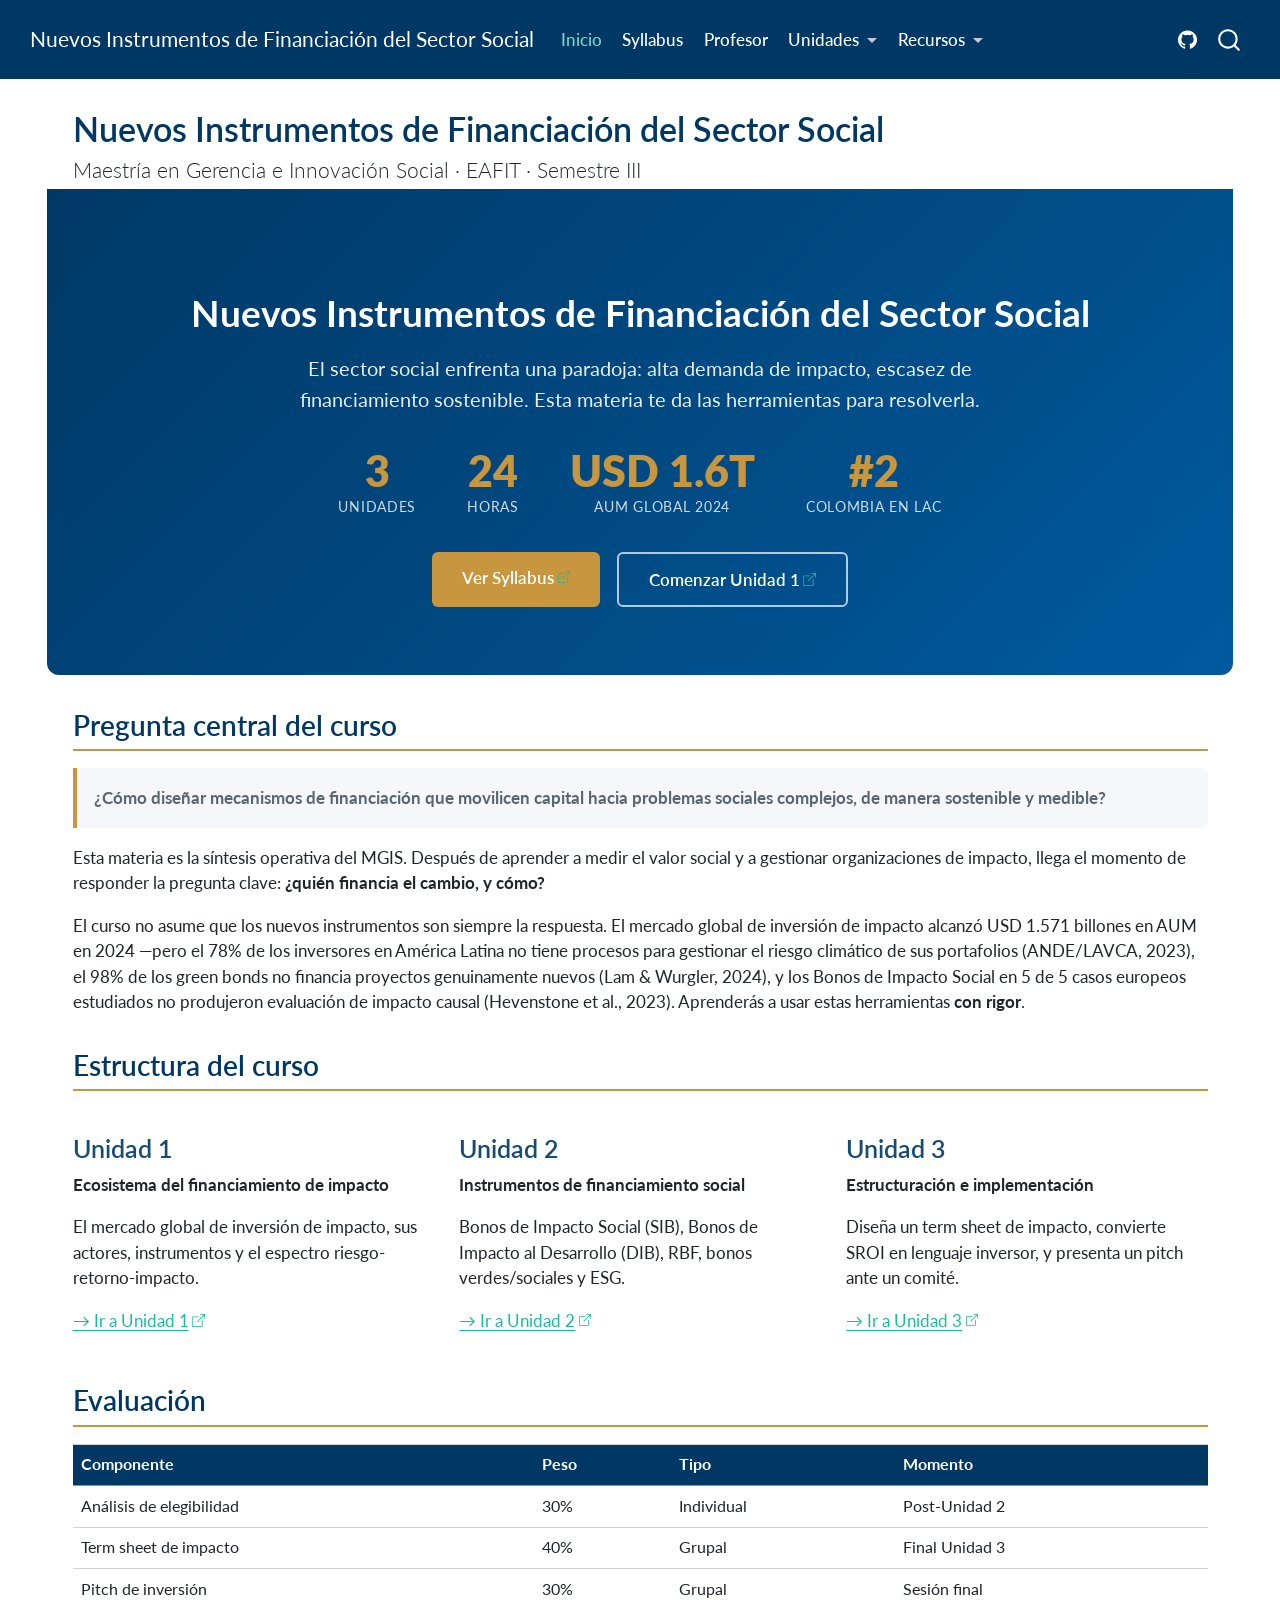
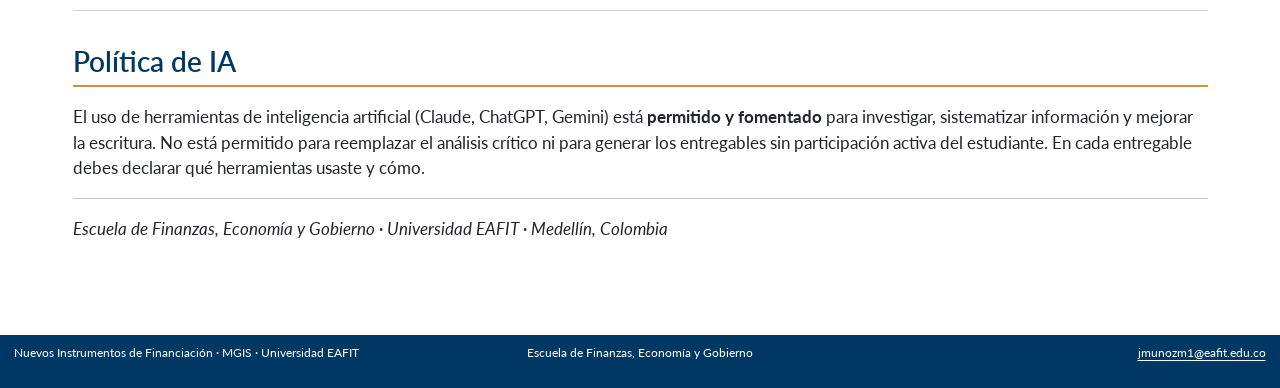
<file: index.html>
<!DOCTYPE html>
<html xmlns="http://www.w3.org/1999/xhtml" lang="es" xml:lang="es"><head>

<meta charset="utf-8">
<meta name="generator" content="quarto-1.9.36">

<meta name="viewport" content="width=device-width, initial-scale=1.0, user-scalable=yes">


<title>Nuevos Instrumentos de Financiación del Sector Social</title>
<style>
/* Default styles provided by pandoc.
** See https://pandoc.org/MANUAL.html#variables-for-html for config info.
*/
code{white-space: pre-wrap;}
span.smallcaps{font-variant: small-caps;}
div.columns{display: flex; gap: min(4vw, 1.5em);}
div.column{flex: auto; overflow-x: auto;}
div.hanging-indent{margin-left: 1.5em; text-indent: -1.5em;}
ul.task-list{list-style: none;}
ul.task-list li input[type="checkbox"] {
  width: 0.8em;
  margin: 0 0.8em 0.2em -1em; /* quarto-specific, see https://github.com/quarto-dev/quarto-cli/issues/4556 */ 
  vertical-align: middle;
}
</style>


<script src="site_libs/quarto-nav/quarto-nav.js"></script>
<script src="site_libs/quarto-nav/headroom.min.js"></script>
<script src="site_libs/clipboard/clipboard.min.js"></script>
<script src="site_libs/quarto-search/autocomplete.umd.js"></script>
<script src="site_libs/quarto-search/fuse.min.js"></script>
<script src="site_libs/quarto-search/quarto-search.js"></script>
<meta name="quarto:offset" content="./">
<script src="site_libs/quarto-html/quarto.js" type="module"></script>
<script src="site_libs/quarto-html/tabsets/tabsets.js" type="module"></script>
<script src="site_libs/quarto-html/popper.min.js"></script>
<script src="site_libs/quarto-html/tippy.umd.min.js"></script>
<script src="site_libs/quarto-html/anchor.min.js"></script>
<link href="site_libs/quarto-html/tippy.css" rel="stylesheet">
<link href="site_libs/quarto-html/quarto-syntax-highlighting-845c23b38eaddc0f92fda52bfe77a8c8.css" rel="stylesheet" id="quarto-text-highlighting-styles">
<script src="site_libs/bootstrap/bootstrap.min.js"></script>
<link href="site_libs/bootstrap/bootstrap-icons.css" rel="stylesheet">
<link href="site_libs/bootstrap/bootstrap-b32126786ec2fd5a7749e2e1ab9ae7ad.min.css" rel="stylesheet" append-hash="true" id="quarto-bootstrap" data-mode="light">
<script id="quarto-search-options" type="application/json">{
  "location": "navbar",
  "copy-button": false,
  "collapse-after": 3,
  "panel-placement": "end",
  "type": "overlay",
  "limit": 50,
  "keyboard-shortcut": [
    "f",
    "/",
    "s"
  ],
  "show-item-context": false,
  "language": {
    "search-no-results-text": "No se han encontrado resultados",
    "search-matching-documents-text": "documentos encontrados",
    "search-copy-link-title": "Copiar el enlace en la búsqueda",
    "search-hide-matches-text": "Ocultar resultados adicionales",
    "search-more-match-text": "resultado adicional en este documento",
    "search-more-matches-text": "resultados adicionales en este documento",
    "search-clear-button-title": "Borrar",
    "search-text-placeholder": "",
    "search-detached-cancel-button-title": "Cancelar",
    "search-submit-button-title": "Enviar",
    "search-label": "Buscar"
  }
}</script>


<link rel="stylesheet" href="recursos/styles.css">
<meta property="og:title" content="Nuevos Instrumentos de Financiación del Sector Social">
<meta property="og:description" content="Maestría en Gerencia e Innovación Social · EAFIT · Semestre III">
<meta property="og:site_name" content="Nuevos Instrumentos de Financiación del Sector Social">
</head>

<body class="nav-fixed quarto-light">

<div id="quarto-search-results"></div>
  <header id="quarto-header" class="headroom fixed-top">
    <nav class="navbar navbar-expand-lg " data-bs-theme="dark">
      <div class="navbar-container container-fluid">
      <div class="navbar-brand-container mx-auto">
    <a class="navbar-brand" href="./index.html">
    <span class="navbar-title">Nuevos Instrumentos de Financiación del Sector Social</span>
    </a>
  </div>
            <div id="quarto-search" class="" title="Buscar"></div>
          <button class="navbar-toggler" type="button" data-bs-toggle="collapse" data-bs-target="#navbarCollapse" aria-controls="navbarCollapse" role="menu" aria-expanded="false" aria-label="Navegación de palanca" onclick="if (window.quartoToggleHeadroom) { window.quartoToggleHeadroom(); }">
  <span class="navbar-toggler-icon"></span>
</button>
          <div class="collapse navbar-collapse" id="navbarCollapse">
            <ul class="navbar-nav navbar-nav-scroll me-auto">
  <li class="nav-item">
    <a class="nav-link active" href="./index.html" aria-current="page"> 
<span class="menu-text">Inicio</span></a>
  </li>  
  <li class="nav-item">
    <a class="nav-link" href="./syllabus.html"> 
<span class="menu-text">Syllabus</span></a>
  </li>  
  <li class="nav-item">
    <a class="nav-link" href="./sobre.html"> 
<span class="menu-text">Profesor</span></a>
  </li>  
  <li class="nav-item dropdown ">
    <a class="nav-link dropdown-toggle" href="#" id="nav-menu-unidades" role="link" data-bs-toggle="dropdown" aria-expanded="false">
 <span class="menu-text">Unidades</span>
    </a>
    <ul class="dropdown-menu" aria-labelledby="nav-menu-unidades">    
        <li>
    <a class="dropdown-item" href="./unidades/unidad-01.html">
 <span class="dropdown-text">Unidad 1 — Ecosistema</span></a>
  </li>  
        <li>
    <a class="dropdown-item" href="./unidades/unidad-02.html">
 <span class="dropdown-text">Unidad 2 — Instrumentos</span></a>
  </li>  
        <li>
    <a class="dropdown-item" href="./unidades/unidad-03.html">
 <span class="dropdown-text">Unidad 3 — Estructuración</span></a>
  </li>  
    </ul>
  </li>
  <li class="nav-item dropdown ">
    <a class="nav-link dropdown-toggle" href="#" id="nav-menu-recursos" role="link" data-bs-toggle="dropdown" aria-expanded="false">
 <span class="menu-text">Recursos</span>
    </a>
    <ul class="dropdown-menu" aria-labelledby="nav-menu-recursos">    
        <li>
    <a class="dropdown-item" href="./recursos/bibliografia.html">
 <span class="dropdown-text">Bibliografía</span></a>
  </li>  
        <li>
    <a class="dropdown-item" href="./recursos/glosario.html">
 <span class="dropdown-text">Glosario</span></a>
  </li>  
        <li>
    <a class="dropdown-item" href="./recursos/herramientas.html">
 <span class="dropdown-text">Herramientas</span></a>
  </li>  
    </ul>
  </li>
</ul>
            <ul class="navbar-nav navbar-nav-scroll ms-auto">
  <li class="nav-item compact">
    <a class="nav-link" href="https://github.com/jcmunoz-mora"> <i class="bi bi-github" role="img" aria-label="GitHub">
</i> 
<span class="menu-text"></span></a>
  </li>  
</ul>
          </div> <!-- /navcollapse -->
            <div class="quarto-navbar-tools">
</div>
      </div> <!-- /container-fluid -->
    </nav>
</header>
<!-- content -->
<div id="quarto-content" class="quarto-container page-columns page-rows-contents page-layout-full page-navbar">
<!-- sidebar -->
<!-- margin-sidebar -->
    
<!-- main -->
<main class="content column-page" id="quarto-document-content">

<header id="title-block-header" class="quarto-title-block default">
<div class="quarto-title">
<h1 class="title">Nuevos Instrumentos de Financiación del Sector Social</h1>
<p class="subtitle lead">Maestría en Gerencia e Innovación Social · EAFIT · Semestre III</p>
</div>



<div class="quarto-title-meta column-page">

    
  
    
  </div>
  


</header>


<div class="hero-section">
  <div class="hero-content">
    <h1 class="hero-title">Nuevos Instrumentos de Financiación del Sector Social</h1>
    <p class="hero-subtitle">El sector social enfrenta una paradoja: alta demanda de impacto, escasez de financiamiento sostenible. Esta materia te da las herramientas para resolverla.</p>
    <div class="hero-stats">
      <div class="stat"><span class="stat-number">3</span><span class="stat-label">Unidades</span></div>
      <div class="stat"><span class="stat-number">24</span><span class="stat-label">Horas</span></div>
      <div class="stat"><span class="stat-number">USD 1.6T</span><span class="stat-label">AUM global 2024</span></div>
      <div class="stat"><span class="stat-number">#2</span><span class="stat-label">Colombia en LAC</span></div>
    </div>
    <div class="hero-cta">
      <a href="./syllabus.html" class="btn-primary">Ver Syllabus</a>
      <a href="./unidades/unidad-01.html" class="btn-secondary">Comenzar Unidad 1</a>
    </div>
  </div>
</div>
<section id="pregunta-central-del-curso" class="level2">
<h2 class="anchored" data-anchor-id="pregunta-central-del-curso">Pregunta central del curso</h2>
<blockquote class="blockquote">
<p><strong>¿Cómo diseñar mecanismos de financiación que movilicen capital hacia problemas sociales complejos, de manera sostenible y medible?</strong></p>
</blockquote>
<p>Esta materia es la síntesis operativa del MGIS. Después de aprender a medir el valor social y a gestionar organizaciones de impacto, llega el momento de responder la pregunta clave: <strong>¿quién financia el cambio, y cómo?</strong></p>
<p>El curso no asume que los nuevos instrumentos son siempre la respuesta. El mercado global de inversión de impacto alcanzó USD 1.571 billones en AUM en 2024 —pero el 78% de los inversores en América Latina no tiene procesos para gestionar el riesgo climático de sus portafolios (ANDE/LAVCA, 2023), el 98% de los green bonds no financia proyectos genuinamente nuevos (Lam &amp; Wurgler, 2024), y los Bonos de Impacto Social en 5 de 5 casos europeos estudiados no produjeron evaluación de impacto causal (Hevenstone et al., 2023). Aprenderás a usar estas herramientas <strong>con rigor</strong>.</p>
</section>
<section id="estructura-del-curso" class="level2">
<h2 class="anchored" data-anchor-id="estructura-del-curso">Estructura del curso</h2>
<div class="grid">
<section id="unidad-1" class="level3 g-col-12 g-col-md-4">
<h3 class="anchored" data-anchor-id="unidad-1">Unidad 1</h3>
<p><strong>Ecosistema del financiamiento de impacto</strong></p>
<p>El mercado global de inversión de impacto, sus actores, instrumentos y el espectro riesgo-retorno-impacto.</p>
<p><a href="./unidades/unidad-01.html">→ Ir a Unidad 1</a></p>
</section>
<section id="unidad-2" class="level3 g-col-12 g-col-md-4">
<h3 class="anchored" data-anchor-id="unidad-2">Unidad 2</h3>
<p><strong>Instrumentos de financiamiento social</strong></p>
<p>Bonos de Impacto Social (SIB), Bonos de Impacto al Desarrollo (DIB), RBF, bonos verdes/sociales y ESG.</p>
<p><a href="./unidades/unidad-02.html">→ Ir a Unidad 2</a></p>
</section>
<section id="unidad-3" class="level3 g-col-12 g-col-md-4">
<h3 class="anchored" data-anchor-id="unidad-3">Unidad 3</h3>
<p><strong>Estructuración e implementación</strong></p>
<p>Diseña un term sheet de impacto, convierte SROI en lenguaje inversor, y presenta un pitch ante un comité.</p>
<p><a href="./unidades/unidad-03.html">→ Ir a Unidad 3</a></p>
</section>
</div>
</section>
<section id="evaluación" class="level2">
<h2 class="anchored" data-anchor-id="evaluación">Evaluación</h2>
<table class="caption-top table">
<thead>
<tr class="header">
<th>Componente</th>
<th>Peso</th>
<th>Tipo</th>
<th>Momento</th>
</tr>
</thead>
<tbody>
<tr class="odd">
<td>Análisis de elegibilidad</td>
<td>30%</td>
<td>Individual</td>
<td>Post-Unidad 2</td>
</tr>
<tr class="even">
<td>Term sheet de impacto</td>
<td>40%</td>
<td>Grupal</td>
<td>Final Unidad 3</td>
</tr>
<tr class="odd">
<td>Pitch de inversión</td>
<td>30%</td>
<td>Grupal</td>
<td>Sesión final</td>
</tr>
</tbody>
</table>
</section>
<section id="política-de-ia" class="level2">
<h2 class="anchored" data-anchor-id="política-de-ia">Política de IA</h2>
<p>El uso de herramientas de inteligencia artificial (Claude, ChatGPT, Gemini) está <strong>permitido y fomentado</strong> para investigar, sistematizar información y mejorar la escritura. No está permitido para reemplazar el análisis crítico ni para generar los entregables sin participación activa del estudiante. En cada entregable debes declarar qué herramientas usaste y cómo.</p>
<hr>
<p><em>Escuela de Finanzas, Economía y Gobierno · Universidad EAFIT · Medellín, Colombia</em></p>


</section>

</main> <!-- /main -->
<script id="quarto-html-after-body" type="application/javascript">
  window.document.addEventListener("DOMContentLoaded", function (event) {
    const icon = "";
    const anchorJS = new window.AnchorJS();
    anchorJS.options = {
      placement: 'right',
      icon: icon
    };
    anchorJS.add('.anchored');
    const isCodeAnnotation = (el) => {
      for (const clz of el.classList) {
        if (clz.startsWith('code-annotation-')) {                     
          return true;
        }
      }
      return false;
    }
    const onCopySuccess = function(e) {
      // button target
      const button = e.trigger;
      // don't keep focus
      button.blur();
      // flash "checked"
      button.classList.add('code-copy-button-checked');
      var currentTitle = button.getAttribute("title");
      button.setAttribute("title", "Copiado");
      let tooltip;
      if (window.bootstrap) {
        button.setAttribute("data-bs-toggle", "tooltip");
        button.setAttribute("data-bs-placement", "left");
        button.setAttribute("data-bs-title", "Copiado");
        tooltip = new bootstrap.Tooltip(button, 
          { trigger: "manual", 
            customClass: "code-copy-button-tooltip",
            offset: [0, -8]});
        tooltip.show();    
      }
      setTimeout(function() {
        if (tooltip) {
          tooltip.hide();
          button.removeAttribute("data-bs-title");
          button.removeAttribute("data-bs-toggle");
          button.removeAttribute("data-bs-placement");
        }
        button.setAttribute("title", currentTitle);
        button.classList.remove('code-copy-button-checked');
      }, 1000);
      // clear code selection
      e.clearSelection();
    }
    const getTextToCopy = function(trigger) {
      const outerScaffold = trigger.parentElement.cloneNode(true);
      const codeEl = outerScaffold.querySelector('code');
      for (const childEl of codeEl.children) {
        if (isCodeAnnotation(childEl)) {
          childEl.remove();
        }
      }
      return codeEl.innerText;
    }
    const clipboard = new window.ClipboardJS('.code-copy-button:not([data-in-quarto-modal])', {
      text: getTextToCopy
    });
    clipboard.on('success', onCopySuccess);
    if (window.document.getElementById('quarto-embedded-source-code-modal')) {
      const clipboardModal = new window.ClipboardJS('.code-copy-button[data-in-quarto-modal]', {
        text: getTextToCopy,
        container: window.document.getElementById('quarto-embedded-source-code-modal')
      });
      clipboardModal.on('success', onCopySuccess);
    }
      var localhostRegex = new RegExp(/^(?:http|https):\/\/localhost\:?[0-9]*\//);
      var mailtoRegex = new RegExp(/^mailto:/);
        var filterRegex = new RegExp("https:\/\/jcmunozmora\.github\.io\/mgis-instrumentos-financiacion\/");
      var isInternal = (href) => {
          return filterRegex.test(href) || localhostRegex.test(href) || mailtoRegex.test(href);
      }
      // Inspect non-navigation links and adorn them if external
     var links = window.document.querySelectorAll('a[href]:not(.nav-link):not(.navbar-brand):not(.toc-action):not(.sidebar-link):not(.sidebar-item-toggle):not(.pagination-link):not(.no-external):not([aria-hidden]):not(.dropdown-item):not(.quarto-navigation-tool):not(.about-link)');
      for (var i=0; i<links.length; i++) {
        const link = links[i];
        if (!isInternal(link.href)) {
          // undo the damage that might have been done by quarto-nav.js in the case of
          // links that we want to consider external
          if (link.dataset.originalHref !== undefined) {
            link.href = link.dataset.originalHref;
          }
            // target, if specified
            link.setAttribute("target", "_blank");
            if (link.getAttribute("rel") === null) {
              link.setAttribute("rel", "noopener");
            }
            // default icon
            link.classList.add("external");
        }
      }
    function tippyHover(el, contentFn, onTriggerFn, onUntriggerFn) {
      const config = {
        allowHTML: true,
        maxWidth: 500,
        delay: 100,
        arrow: false,
        appendTo: function(el) {
            return el.parentElement;
        },
        interactive: true,
        interactiveBorder: 10,
        theme: 'quarto',
        placement: 'bottom-start',
      };
      if (contentFn) {
        config.content = contentFn;
      }
      if (onTriggerFn) {
        config.onTrigger = onTriggerFn;
      }
      if (onUntriggerFn) {
        config.onUntrigger = onUntriggerFn;
      }
      window.tippy(el, config); 
    }
    const noterefs = window.document.querySelectorAll('a[role="doc-noteref"]');
    for (var i=0; i<noterefs.length; i++) {
      const ref = noterefs[i];
      tippyHover(ref, function() {
        // use id or data attribute instead here
        let href = ref.getAttribute('data-footnote-href') || ref.getAttribute('href');
        try { href = new URL(href).hash; } catch {}
        const id = href.replace(/^#\/?/, "");
        const note = window.document.getElementById(id);
        if (note) {
          return note.innerHTML;
        } else {
          return "";
        }
      });
    }
    const xrefs = window.document.querySelectorAll('a.quarto-xref');
    const processXRef = (id, note) => {
      // Strip column container classes
      const stripColumnClz = (el) => {
        el.classList.remove("page-full", "page-columns");
        if (el.children) {
          for (const child of el.children) {
            stripColumnClz(child);
          }
        }
      }
      stripColumnClz(note)
      if (id === null || id.startsWith('sec-')) {
        // Special case sections, only their first couple elements
        const container = document.createElement("div");
        if (note.children && note.children.length > 2) {
          container.appendChild(note.children[0].cloneNode(true));
          for (let i = 1; i < note.children.length; i++) {
            const child = note.children[i];
            if (child.tagName === "P" && child.innerText === "") {
              continue;
            } else {
              container.appendChild(child.cloneNode(true));
              break;
            }
          }
          if (window.Quarto?.typesetMath) {
            window.Quarto.typesetMath(container);
          }
          return container.innerHTML
        } else {
          if (window.Quarto?.typesetMath) {
            window.Quarto.typesetMath(note);
          }
          return note.innerHTML;
        }
      } else {
        // Remove any anchor links if they are present
        const anchorLink = note.querySelector('a.anchorjs-link');
        if (anchorLink) {
          anchorLink.remove();
        }
        if (window.Quarto?.typesetMath) {
          window.Quarto.typesetMath(note);
        }
        if (note.classList.contains("callout")) {
          return note.outerHTML;
        } else {
          return note.innerHTML;
        }
      }
    }
    for (var i=0; i<xrefs.length; i++) {
      const xref = xrefs[i];
      tippyHover(xref, undefined, function(instance) {
        instance.disable();
        let url = xref.getAttribute('href');
        let hash = undefined; 
        if (url.startsWith('#')) {
          hash = url;
        } else {
          try { hash = new URL(url).hash; } catch {}
        }
        if (hash) {
          const id = hash.replace(/^#\/?/, "");
          const note = window.document.getElementById(id);
          if (note !== null) {
            try {
              const html = processXRef(id, note.cloneNode(true));
              instance.setContent(html);
            } finally {
              instance.enable();
              instance.show();
            }
          } else {
            // See if we can fetch this
            fetch(url.split('#')[0])
            .then(res => res.text())
            .then(html => {
              const parser = new DOMParser();
              const htmlDoc = parser.parseFromString(html, "text/html");
              const note = htmlDoc.getElementById(id);
              if (note !== null) {
                const html = processXRef(id, note);
                instance.setContent(html);
              } 
            }).finally(() => {
              instance.enable();
              instance.show();
            });
          }
        } else {
          // See if we can fetch a full url (with no hash to target)
          // This is a special case and we should probably do some content thinning / targeting
          fetch(url)
          .then(res => res.text())
          .then(html => {
            const parser = new DOMParser();
            const htmlDoc = parser.parseFromString(html, "text/html");
            const note = htmlDoc.querySelector('main.content');
            if (note !== null) {
              // This should only happen for chapter cross references
              // (since there is no id in the URL)
              // remove the first header
              if (note.children.length > 0 && note.children[0].tagName === "HEADER") {
                note.children[0].remove();
              }
              const html = processXRef(null, note);
              instance.setContent(html);
            } 
          }).finally(() => {
            instance.enable();
            instance.show();
          });
        }
      }, function(instance) {
      });
    }
        let selectedAnnoteEl;
        const selectorForAnnotation = ( cell, annotation) => {
          let cellAttr = 'data-code-cell="' + cell + '"';
          let lineAttr = 'data-code-annotation="' +  annotation + '"';
          const selector = 'span[' + cellAttr + '][' + lineAttr + ']';
          return selector;
        }
        const selectCodeLines = (annoteEl) => {
          const doc = window.document;
          const targetCell = annoteEl.getAttribute("data-target-cell");
          const targetAnnotation = annoteEl.getAttribute("data-target-annotation");
          const annoteSpan = window.document.querySelector(selectorForAnnotation(targetCell, targetAnnotation));
          const lines = annoteSpan.getAttribute("data-code-lines").split(",");
          const lineIds = lines.map((line) => {
            return targetCell + "-" + line;
          })
          let top = null;
          let height = null;
          let parent = null;
          if (lineIds.length > 0) {
              //compute the position of the single el (top and bottom and make a div)
              const el = window.document.getElementById(lineIds[0]);
              top = el.offsetTop;
              height = el.offsetHeight;
              parent = el.parentElement.parentElement;
            if (lineIds.length > 1) {
              const lastEl = window.document.getElementById(lineIds[lineIds.length - 1]);
              const bottom = lastEl.offsetTop + lastEl.offsetHeight;
              height = bottom - top;
            }
            if (top !== null && height !== null && parent !== null) {
              // cook up a div (if necessary) and position it 
              let div = window.document.getElementById("code-annotation-line-highlight");
              if (div === null) {
                div = window.document.createElement("div");
                div.setAttribute("id", "code-annotation-line-highlight");
                div.style.position = 'absolute';
                parent.appendChild(div);
              }
              div.style.top = top - 2 + "px";
              div.style.height = height + 4 + "px";
              div.style.left = 0;
              let gutterDiv = window.document.getElementById("code-annotation-line-highlight-gutter");
              if (gutterDiv === null) {
                gutterDiv = window.document.createElement("div");
                gutterDiv.setAttribute("id", "code-annotation-line-highlight-gutter");
                gutterDiv.style.position = 'absolute';
                const codeCell = window.document.getElementById(targetCell);
                const gutter = codeCell.querySelector('.code-annotation-gutter');
                gutter.appendChild(gutterDiv);
              }
              gutterDiv.style.top = top - 2 + "px";
              gutterDiv.style.height = height + 4 + "px";
            }
            selectedAnnoteEl = annoteEl;
          }
        };
        const unselectCodeLines = () => {
          const elementsIds = ["code-annotation-line-highlight", "code-annotation-line-highlight-gutter"];
          elementsIds.forEach((elId) => {
            const div = window.document.getElementById(elId);
            if (div) {
              div.remove();
            }
          });
          selectedAnnoteEl = undefined;
        };
          // Handle positioning of the toggle
      window.addEventListener(
        "resize",
        throttle(() => {
          elRect = undefined;
          if (selectedAnnoteEl) {
            selectCodeLines(selectedAnnoteEl);
          }
        }, 10)
      );
      function throttle(fn, ms) {
      let throttle = false;
      let timer;
        return (...args) => {
          if(!throttle) { // first call gets through
              fn.apply(this, args);
              throttle = true;
          } else { // all the others get throttled
              if(timer) clearTimeout(timer); // cancel #2
              timer = setTimeout(() => {
                fn.apply(this, args);
                timer = throttle = false;
              }, ms);
          }
        };
      }
        // Attach click handler to the DT
        const annoteDls = window.document.querySelectorAll('dt[data-target-cell]');
        for (const annoteDlNode of annoteDls) {
          annoteDlNode.addEventListener('click', (event) => {
            const clickedEl = event.target;
            if (clickedEl !== selectedAnnoteEl) {
              unselectCodeLines();
              const activeEl = window.document.querySelector('dt[data-target-cell].code-annotation-active');
              if (activeEl) {
                activeEl.classList.remove('code-annotation-active');
              }
              selectCodeLines(clickedEl);
              clickedEl.classList.add('code-annotation-active');
            } else {
              // Unselect the line
              unselectCodeLines();
              clickedEl.classList.remove('code-annotation-active');
            }
          });
        }
    const findCites = (el) => {
      const parentEl = el.parentElement;
      if (parentEl) {
        const cites = parentEl.dataset.cites;
        if (cites) {
          return {
            el,
            cites: cites.split(' ')
          };
        } else {
          return findCites(el.parentElement)
        }
      } else {
        return undefined;
      }
    };
    var bibliorefs = window.document.querySelectorAll('a[role="doc-biblioref"]');
    for (var i=0; i<bibliorefs.length; i++) {
      const ref = bibliorefs[i];
      const citeInfo = findCites(ref);
      if (citeInfo) {
        tippyHover(citeInfo.el, function() {
          var popup = window.document.createElement('div');
          citeInfo.cites.forEach(function(cite) {
            var citeDiv = window.document.createElement('div');
            citeDiv.classList.add('hanging-indent');
            citeDiv.classList.add('csl-entry');
            var biblioDiv = window.document.getElementById('ref-' + cite);
            if (biblioDiv) {
              citeDiv.innerHTML = biblioDiv.innerHTML;
            }
            popup.appendChild(citeDiv);
          });
          return popup.innerHTML;
        });
      }
    }
  });
  </script>
</div> <!-- /content -->
<footer class="footer">
  <div class="nav-footer">
    <div class="nav-footer-left">
<p>Nuevos Instrumentos de Financiación · MGIS · Universidad EAFIT</p>
</div>   
    <div class="nav-footer-center">
<p>Escuela de Finanzas, Economía y Gobierno</p>
</div>
    <div class="nav-footer-right">
<p><a href="mailto:jmunozm1@eafit.edu.co">jmunozm1@eafit.edu.co</a></p>
</div>
  </div>
</footer>




</body></html>
</file>
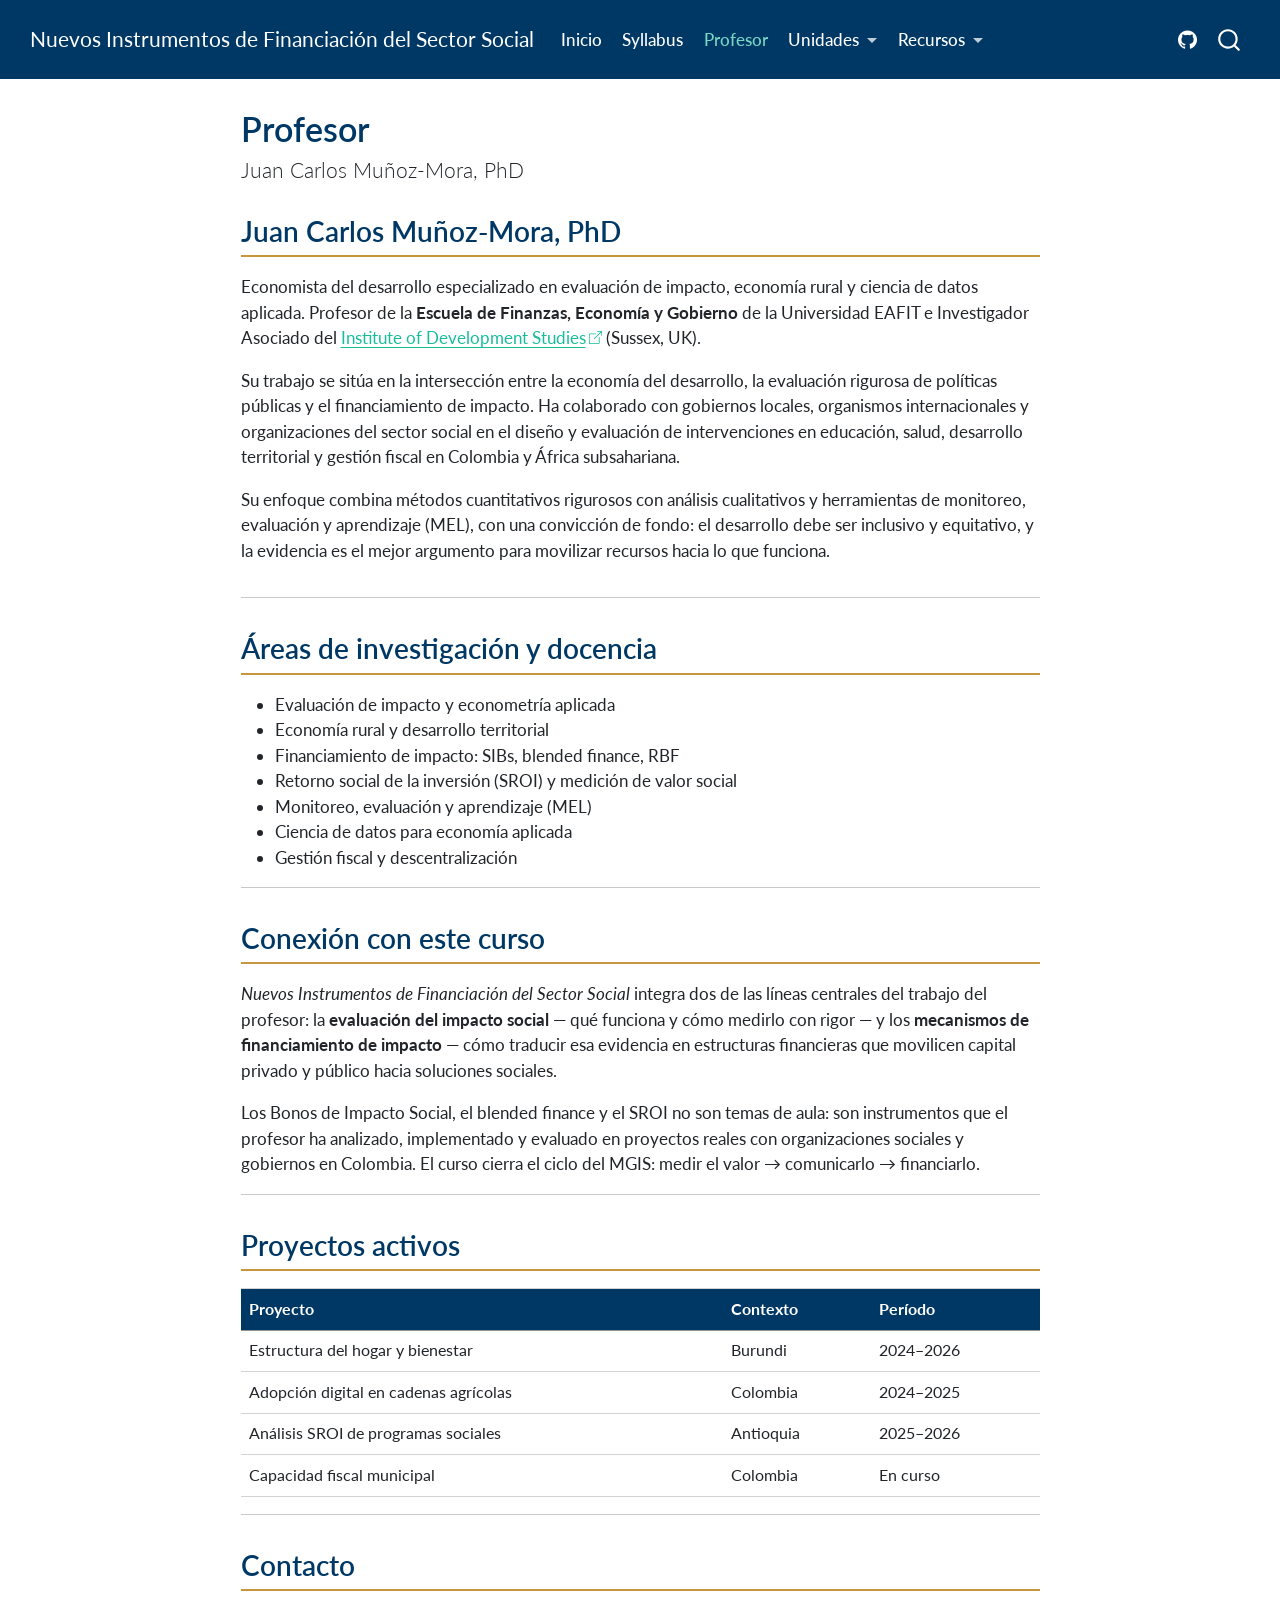
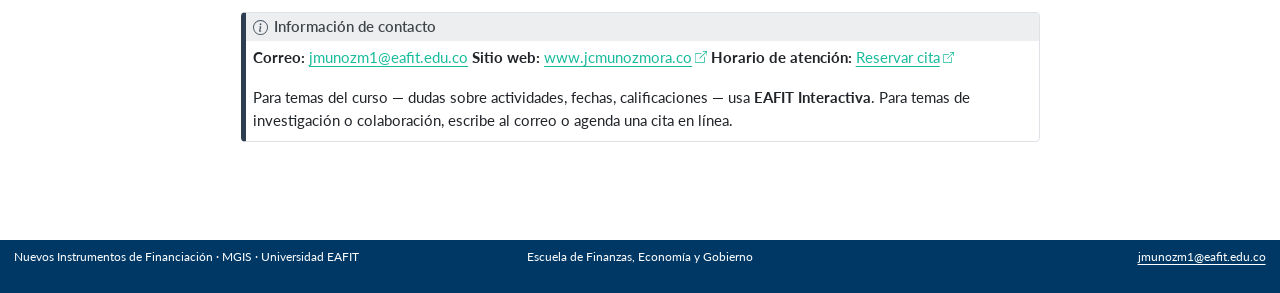
<file: sobre.html>
<!DOCTYPE html>
<html xmlns="http://www.w3.org/1999/xhtml" lang="es" xml:lang="es"><head>

<meta charset="utf-8">
<meta name="generator" content="quarto-1.9.36">

<meta name="viewport" content="width=device-width, initial-scale=1.0, user-scalable=yes">


<title>Profesor – Nuevos Instrumentos de Financiación del Sector Social</title>
<style>
/* Default styles provided by pandoc.
** See https://pandoc.org/MANUAL.html#variables-for-html for config info.
*/
code{white-space: pre-wrap;}
span.smallcaps{font-variant: small-caps;}
div.columns{display: flex; gap: min(4vw, 1.5em);}
div.column{flex: auto; overflow-x: auto;}
div.hanging-indent{margin-left: 1.5em; text-indent: -1.5em;}
ul.task-list{list-style: none;}
ul.task-list li input[type="checkbox"] {
  width: 0.8em;
  margin: 0 0.8em 0.2em -1em; /* quarto-specific, see https://github.com/quarto-dev/quarto-cli/issues/4556 */ 
  vertical-align: middle;
}
</style>


<script src="site_libs/quarto-nav/quarto-nav.js"></script>
<script src="site_libs/quarto-nav/headroom.min.js"></script>
<script src="site_libs/clipboard/clipboard.min.js"></script>
<script src="site_libs/quarto-search/autocomplete.umd.js"></script>
<script src="site_libs/quarto-search/fuse.min.js"></script>
<script src="site_libs/quarto-search/quarto-search.js"></script>
<meta name="quarto:offset" content="./">
<script src="site_libs/quarto-html/quarto.js" type="module"></script>
<script src="site_libs/quarto-html/tabsets/tabsets.js" type="module"></script>
<script src="site_libs/quarto-html/popper.min.js"></script>
<script src="site_libs/quarto-html/tippy.umd.min.js"></script>
<script src="site_libs/quarto-html/anchor.min.js"></script>
<link href="site_libs/quarto-html/tippy.css" rel="stylesheet">
<link href="site_libs/quarto-html/quarto-syntax-highlighting-845c23b38eaddc0f92fda52bfe77a8c8.css" rel="stylesheet" id="quarto-text-highlighting-styles">
<script src="site_libs/bootstrap/bootstrap.min.js"></script>
<link href="site_libs/bootstrap/bootstrap-icons.css" rel="stylesheet">
<link href="site_libs/bootstrap/bootstrap-b32126786ec2fd5a7749e2e1ab9ae7ad.min.css" rel="stylesheet" append-hash="true" id="quarto-bootstrap" data-mode="light">
<script id="quarto-search-options" type="application/json">{
  "location": "navbar",
  "copy-button": false,
  "collapse-after": 3,
  "panel-placement": "end",
  "type": "overlay",
  "limit": 50,
  "keyboard-shortcut": [
    "f",
    "/",
    "s"
  ],
  "show-item-context": false,
  "language": {
    "search-no-results-text": "No se han encontrado resultados",
    "search-matching-documents-text": "documentos encontrados",
    "search-copy-link-title": "Copiar el enlace en la búsqueda",
    "search-hide-matches-text": "Ocultar resultados adicionales",
    "search-more-match-text": "resultado adicional en este documento",
    "search-more-matches-text": "resultados adicionales en este documento",
    "search-clear-button-title": "Borrar",
    "search-text-placeholder": "",
    "search-detached-cancel-button-title": "Cancelar",
    "search-submit-button-title": "Enviar",
    "search-label": "Buscar"
  }
}</script>


<link rel="stylesheet" href="recursos/styles.css">
<meta property="og:title" content="Profesor – Nuevos Instrumentos de Financiación del Sector Social">
<meta property="og:description" content="Juan Carlos Muñoz-Mora, PhD">
<meta property="og:site_name" content="Nuevos Instrumentos de Financiación del Sector Social">
</head>

<body class="nav-fixed fullcontent quarto-light">

<div id="quarto-search-results"></div>
  <header id="quarto-header" class="headroom fixed-top">
    <nav class="navbar navbar-expand-lg " data-bs-theme="dark">
      <div class="navbar-container container-fluid">
      <div class="navbar-brand-container mx-auto">
    <a class="navbar-brand" href="./index.html">
    <span class="navbar-title">Nuevos Instrumentos de Financiación del Sector Social</span>
    </a>
  </div>
            <div id="quarto-search" class="" title="Buscar"></div>
          <button class="navbar-toggler" type="button" data-bs-toggle="collapse" data-bs-target="#navbarCollapse" aria-controls="navbarCollapse" role="menu" aria-expanded="false" aria-label="Navegación de palanca" onclick="if (window.quartoToggleHeadroom) { window.quartoToggleHeadroom(); }">
  <span class="navbar-toggler-icon"></span>
</button>
          <div class="collapse navbar-collapse" id="navbarCollapse">
            <ul class="navbar-nav navbar-nav-scroll me-auto">
  <li class="nav-item">
    <a class="nav-link" href="./index.html"> 
<span class="menu-text">Inicio</span></a>
  </li>  
  <li class="nav-item">
    <a class="nav-link" href="./syllabus.html"> 
<span class="menu-text">Syllabus</span></a>
  </li>  
  <li class="nav-item">
    <a class="nav-link active" href="./sobre.html" aria-current="page"> 
<span class="menu-text">Profesor</span></a>
  </li>  
  <li class="nav-item dropdown ">
    <a class="nav-link dropdown-toggle" href="#" id="nav-menu-unidades" role="link" data-bs-toggle="dropdown" aria-expanded="false">
 <span class="menu-text">Unidades</span>
    </a>
    <ul class="dropdown-menu" aria-labelledby="nav-menu-unidades">    
        <li>
    <a class="dropdown-item" href="./unidades/unidad-01.html">
 <span class="dropdown-text">Unidad 1 — Ecosistema</span></a>
  </li>  
        <li>
    <a class="dropdown-item" href="./unidades/unidad-02.html">
 <span class="dropdown-text">Unidad 2 — Instrumentos</span></a>
  </li>  
        <li>
    <a class="dropdown-item" href="./unidades/unidad-03.html">
 <span class="dropdown-text">Unidad 3 — Estructuración</span></a>
  </li>  
    </ul>
  </li>
  <li class="nav-item dropdown ">
    <a class="nav-link dropdown-toggle" href="#" id="nav-menu-recursos" role="link" data-bs-toggle="dropdown" aria-expanded="false">
 <span class="menu-text">Recursos</span>
    </a>
    <ul class="dropdown-menu" aria-labelledby="nav-menu-recursos">    
        <li>
    <a class="dropdown-item" href="./recursos/bibliografia.html">
 <span class="dropdown-text">Bibliografía</span></a>
  </li>  
        <li>
    <a class="dropdown-item" href="./recursos/glosario.html">
 <span class="dropdown-text">Glosario</span></a>
  </li>  
        <li>
    <a class="dropdown-item" href="./recursos/herramientas.html">
 <span class="dropdown-text">Herramientas</span></a>
  </li>  
    </ul>
  </li>
</ul>
            <ul class="navbar-nav navbar-nav-scroll ms-auto">
  <li class="nav-item compact">
    <a class="nav-link" href="https://github.com/jcmunoz-mora"> <i class="bi bi-github" role="img" aria-label="GitHub">
</i> 
<span class="menu-text"></span></a>
  </li>  
</ul>
          </div> <!-- /navcollapse -->
            <div class="quarto-navbar-tools">
</div>
      </div> <!-- /container-fluid -->
    </nav>
</header>
<!-- content -->
<div id="quarto-content" class="quarto-container page-columns page-rows-contents page-layout-article page-navbar">
<!-- sidebar -->
<!-- margin-sidebar -->
    
<!-- main -->
<main class="content" id="quarto-document-content">

<header id="title-block-header" class="quarto-title-block default">
<div class="quarto-title">
<h1 class="title">Profesor</h1>
<p class="subtitle lead">Juan Carlos Muñoz-Mora, PhD</p>
</div>



<div class="quarto-title-meta">

    
  
    
  </div>
  


</header>


<section id="juan-carlos-muñoz-mora-phd" class="level2">
<h2 class="anchored" data-anchor-id="juan-carlos-muñoz-mora-phd">Juan Carlos Muñoz-Mora, PhD</h2>
<div class="columns">
<div class="column" style="width:100%;">
<p>Economista del desarrollo especializado en evaluación de impacto, economía rural y ciencia de datos aplicada. Profesor de la <strong>Escuela de Finanzas, Economía y Gobierno</strong> de la Universidad EAFIT e Investigador Asociado del <a href="https://www.ids.ac.uk/">Institute of Development Studies</a> (Sussex, UK).</p>
<p>Su trabajo se sitúa en la intersección entre la economía del desarrollo, la evaluación rigurosa de políticas públicas y el financiamiento de impacto. Ha colaborado con gobiernos locales, organismos internacionales y organizaciones del sector social en el diseño y evaluación de intervenciones en educación, salud, desarrollo territorial y gestión fiscal en Colombia y África subsahariana.</p>
<p>Su enfoque combina métodos cuantitativos rigurosos con análisis cualitativos y herramientas de monitoreo, evaluación y aprendizaje (MEL), con una convicción de fondo: el desarrollo debe ser inclusivo y equitativo, y la evidencia es el mejor argumento para movilizar recursos hacia lo que funciona.</p>
</div>
</div>
<hr>
</section>
<section id="áreas-de-investigación-y-docencia" class="level2">
<h2 class="anchored" data-anchor-id="áreas-de-investigación-y-docencia">Áreas de investigación y docencia</h2>
<ul>
<li>Evaluación de impacto y econometría aplicada</li>
<li>Economía rural y desarrollo territorial</li>
<li>Financiamiento de impacto: SIBs, blended finance, RBF</li>
<li>Retorno social de la inversión (SROI) y medición de valor social</li>
<li>Monitoreo, evaluación y aprendizaje (MEL)</li>
<li>Ciencia de datos para economía aplicada</li>
<li>Gestión fiscal y descentralización</li>
</ul>
<hr>
</section>
<section id="conexión-con-este-curso" class="level2">
<h2 class="anchored" data-anchor-id="conexión-con-este-curso">Conexión con este curso</h2>
<p><em>Nuevos Instrumentos de Financiación del Sector Social</em> integra dos de las líneas centrales del trabajo del profesor: la <strong>evaluación del impacto social</strong> — qué funciona y cómo medirlo con rigor — y los <strong>mecanismos de financiamiento de impacto</strong> — cómo traducir esa evidencia en estructuras financieras que movilicen capital privado y público hacia soluciones sociales.</p>
<p>Los Bonos de Impacto Social, el blended finance y el SROI no son temas de aula: son instrumentos que el profesor ha analizado, implementado y evaluado en proyectos reales con organizaciones sociales y gobiernos en Colombia. El curso cierra el ciclo del MGIS: medir el valor → comunicarlo → financiarlo.</p>
<hr>
</section>
<section id="proyectos-activos" class="level2">
<h2 class="anchored" data-anchor-id="proyectos-activos">Proyectos activos</h2>
<table class="caption-top table">
<thead>
<tr class="header">
<th>Proyecto</th>
<th>Contexto</th>
<th>Período</th>
</tr>
</thead>
<tbody>
<tr class="odd">
<td>Estructura del hogar y bienestar</td>
<td>Burundi</td>
<td>2024–2026</td>
</tr>
<tr class="even">
<td>Adopción digital en cadenas agrícolas</td>
<td>Colombia</td>
<td>2024–2025</td>
</tr>
<tr class="odd">
<td>Análisis SROI de programas sociales</td>
<td>Antioquia</td>
<td>2025–2026</td>
</tr>
<tr class="even">
<td>Capacidad fiscal municipal</td>
<td>Colombia</td>
<td>En curso</td>
</tr>
</tbody>
</table>
<hr>
</section>
<section id="contacto" class="level2">
<h2 class="anchored" data-anchor-id="contacto">Contacto</h2>
<div class="callout callout-style-default callout-note callout-titled">
<div class="callout-header d-flex align-content-center">
<div class="callout-icon-container">
<i class="callout-icon"></i>
</div>
<div class="callout-title-container flex-fill">
<span class="screen-reader-only">Nota</span>Información de contacto
</div>
</div>
<div class="callout-body-container callout-body">
<p><strong>Correo:</strong> <a href="mailto:jmunozm1@eafit.edu.co">jmunozm1@eafit.edu.co</a> <strong>Sitio web:</strong> <a href="https://www.jcmunozmora.co">www.jcmunozmora.co</a> <strong>Horario de atención:</strong> <a href="https://outlook.office365.com/owa/calendar/HorarioOficinaJC@eafit.edu.co/bookings/">Reservar cita</a></p>
<p>Para temas del curso — dudas sobre actividades, fechas, calificaciones — usa <strong>EAFIT Interactiva</strong>. Para temas de investigación o colaboración, escribe al correo o agenda una cita en línea.</p>
</div>
</div>


</section>

</main> <!-- /main -->
<script id="quarto-html-after-body" type="application/javascript">
  window.document.addEventListener("DOMContentLoaded", function (event) {
    const icon = "";
    const anchorJS = new window.AnchorJS();
    anchorJS.options = {
      placement: 'right',
      icon: icon
    };
    anchorJS.add('.anchored');
    const isCodeAnnotation = (el) => {
      for (const clz of el.classList) {
        if (clz.startsWith('code-annotation-')) {                     
          return true;
        }
      }
      return false;
    }
    const onCopySuccess = function(e) {
      // button target
      const button = e.trigger;
      // don't keep focus
      button.blur();
      // flash "checked"
      button.classList.add('code-copy-button-checked');
      var currentTitle = button.getAttribute("title");
      button.setAttribute("title", "Copiado");
      let tooltip;
      if (window.bootstrap) {
        button.setAttribute("data-bs-toggle", "tooltip");
        button.setAttribute("data-bs-placement", "left");
        button.setAttribute("data-bs-title", "Copiado");
        tooltip = new bootstrap.Tooltip(button, 
          { trigger: "manual", 
            customClass: "code-copy-button-tooltip",
            offset: [0, -8]});
        tooltip.show();    
      }
      setTimeout(function() {
        if (tooltip) {
          tooltip.hide();
          button.removeAttribute("data-bs-title");
          button.removeAttribute("data-bs-toggle");
          button.removeAttribute("data-bs-placement");
        }
        button.setAttribute("title", currentTitle);
        button.classList.remove('code-copy-button-checked');
      }, 1000);
      // clear code selection
      e.clearSelection();
    }
    const getTextToCopy = function(trigger) {
      const outerScaffold = trigger.parentElement.cloneNode(true);
      const codeEl = outerScaffold.querySelector('code');
      for (const childEl of codeEl.children) {
        if (isCodeAnnotation(childEl)) {
          childEl.remove();
        }
      }
      return codeEl.innerText;
    }
    const clipboard = new window.ClipboardJS('.code-copy-button:not([data-in-quarto-modal])', {
      text: getTextToCopy
    });
    clipboard.on('success', onCopySuccess);
    if (window.document.getElementById('quarto-embedded-source-code-modal')) {
      const clipboardModal = new window.ClipboardJS('.code-copy-button[data-in-quarto-modal]', {
        text: getTextToCopy,
        container: window.document.getElementById('quarto-embedded-source-code-modal')
      });
      clipboardModal.on('success', onCopySuccess);
    }
      var localhostRegex = new RegExp(/^(?:http|https):\/\/localhost\:?[0-9]*\//);
      var mailtoRegex = new RegExp(/^mailto:/);
        var filterRegex = new RegExp("https:\/\/jcmunozmora\.github\.io\/mgis-instrumentos-financiacion\/");
      var isInternal = (href) => {
          return filterRegex.test(href) || localhostRegex.test(href) || mailtoRegex.test(href);
      }
      // Inspect non-navigation links and adorn them if external
     var links = window.document.querySelectorAll('a[href]:not(.nav-link):not(.navbar-brand):not(.toc-action):not(.sidebar-link):not(.sidebar-item-toggle):not(.pagination-link):not(.no-external):not([aria-hidden]):not(.dropdown-item):not(.quarto-navigation-tool):not(.about-link)');
      for (var i=0; i<links.length; i++) {
        const link = links[i];
        if (!isInternal(link.href)) {
          // undo the damage that might have been done by quarto-nav.js in the case of
          // links that we want to consider external
          if (link.dataset.originalHref !== undefined) {
            link.href = link.dataset.originalHref;
          }
            // target, if specified
            link.setAttribute("target", "_blank");
            if (link.getAttribute("rel") === null) {
              link.setAttribute("rel", "noopener");
            }
            // default icon
            link.classList.add("external");
        }
      }
    function tippyHover(el, contentFn, onTriggerFn, onUntriggerFn) {
      const config = {
        allowHTML: true,
        maxWidth: 500,
        delay: 100,
        arrow: false,
        appendTo: function(el) {
            return el.parentElement;
        },
        interactive: true,
        interactiveBorder: 10,
        theme: 'quarto',
        placement: 'bottom-start',
      };
      if (contentFn) {
        config.content = contentFn;
      }
      if (onTriggerFn) {
        config.onTrigger = onTriggerFn;
      }
      if (onUntriggerFn) {
        config.onUntrigger = onUntriggerFn;
      }
      window.tippy(el, config); 
    }
    const noterefs = window.document.querySelectorAll('a[role="doc-noteref"]');
    for (var i=0; i<noterefs.length; i++) {
      const ref = noterefs[i];
      tippyHover(ref, function() {
        // use id or data attribute instead here
        let href = ref.getAttribute('data-footnote-href') || ref.getAttribute('href');
        try { href = new URL(href).hash; } catch {}
        const id = href.replace(/^#\/?/, "");
        const note = window.document.getElementById(id);
        if (note) {
          return note.innerHTML;
        } else {
          return "";
        }
      });
    }
    const xrefs = window.document.querySelectorAll('a.quarto-xref');
    const processXRef = (id, note) => {
      // Strip column container classes
      const stripColumnClz = (el) => {
        el.classList.remove("page-full", "page-columns");
        if (el.children) {
          for (const child of el.children) {
            stripColumnClz(child);
          }
        }
      }
      stripColumnClz(note)
      if (id === null || id.startsWith('sec-')) {
        // Special case sections, only their first couple elements
        const container = document.createElement("div");
        if (note.children && note.children.length > 2) {
          container.appendChild(note.children[0].cloneNode(true));
          for (let i = 1; i < note.children.length; i++) {
            const child = note.children[i];
            if (child.tagName === "P" && child.innerText === "") {
              continue;
            } else {
              container.appendChild(child.cloneNode(true));
              break;
            }
          }
          if (window.Quarto?.typesetMath) {
            window.Quarto.typesetMath(container);
          }
          return container.innerHTML
        } else {
          if (window.Quarto?.typesetMath) {
            window.Quarto.typesetMath(note);
          }
          return note.innerHTML;
        }
      } else {
        // Remove any anchor links if they are present
        const anchorLink = note.querySelector('a.anchorjs-link');
        if (anchorLink) {
          anchorLink.remove();
        }
        if (window.Quarto?.typesetMath) {
          window.Quarto.typesetMath(note);
        }
        if (note.classList.contains("callout")) {
          return note.outerHTML;
        } else {
          return note.innerHTML;
        }
      }
    }
    for (var i=0; i<xrefs.length; i++) {
      const xref = xrefs[i];
      tippyHover(xref, undefined, function(instance) {
        instance.disable();
        let url = xref.getAttribute('href');
        let hash = undefined; 
        if (url.startsWith('#')) {
          hash = url;
        } else {
          try { hash = new URL(url).hash; } catch {}
        }
        if (hash) {
          const id = hash.replace(/^#\/?/, "");
          const note = window.document.getElementById(id);
          if (note !== null) {
            try {
              const html = processXRef(id, note.cloneNode(true));
              instance.setContent(html);
            } finally {
              instance.enable();
              instance.show();
            }
          } else {
            // See if we can fetch this
            fetch(url.split('#')[0])
            .then(res => res.text())
            .then(html => {
              const parser = new DOMParser();
              const htmlDoc = parser.parseFromString(html, "text/html");
              const note = htmlDoc.getElementById(id);
              if (note !== null) {
                const html = processXRef(id, note);
                instance.setContent(html);
              } 
            }).finally(() => {
              instance.enable();
              instance.show();
            });
          }
        } else {
          // See if we can fetch a full url (with no hash to target)
          // This is a special case and we should probably do some content thinning / targeting
          fetch(url)
          .then(res => res.text())
          .then(html => {
            const parser = new DOMParser();
            const htmlDoc = parser.parseFromString(html, "text/html");
            const note = htmlDoc.querySelector('main.content');
            if (note !== null) {
              // This should only happen for chapter cross references
              // (since there is no id in the URL)
              // remove the first header
              if (note.children.length > 0 && note.children[0].tagName === "HEADER") {
                note.children[0].remove();
              }
              const html = processXRef(null, note);
              instance.setContent(html);
            } 
          }).finally(() => {
            instance.enable();
            instance.show();
          });
        }
      }, function(instance) {
      });
    }
        let selectedAnnoteEl;
        const selectorForAnnotation = ( cell, annotation) => {
          let cellAttr = 'data-code-cell="' + cell + '"';
          let lineAttr = 'data-code-annotation="' +  annotation + '"';
          const selector = 'span[' + cellAttr + '][' + lineAttr + ']';
          return selector;
        }
        const selectCodeLines = (annoteEl) => {
          const doc = window.document;
          const targetCell = annoteEl.getAttribute("data-target-cell");
          const targetAnnotation = annoteEl.getAttribute("data-target-annotation");
          const annoteSpan = window.document.querySelector(selectorForAnnotation(targetCell, targetAnnotation));
          const lines = annoteSpan.getAttribute("data-code-lines").split(",");
          const lineIds = lines.map((line) => {
            return targetCell + "-" + line;
          })
          let top = null;
          let height = null;
          let parent = null;
          if (lineIds.length > 0) {
              //compute the position of the single el (top and bottom and make a div)
              const el = window.document.getElementById(lineIds[0]);
              top = el.offsetTop;
              height = el.offsetHeight;
              parent = el.parentElement.parentElement;
            if (lineIds.length > 1) {
              const lastEl = window.document.getElementById(lineIds[lineIds.length - 1]);
              const bottom = lastEl.offsetTop + lastEl.offsetHeight;
              height = bottom - top;
            }
            if (top !== null && height !== null && parent !== null) {
              // cook up a div (if necessary) and position it 
              let div = window.document.getElementById("code-annotation-line-highlight");
              if (div === null) {
                div = window.document.createElement("div");
                div.setAttribute("id", "code-annotation-line-highlight");
                div.style.position = 'absolute';
                parent.appendChild(div);
              }
              div.style.top = top - 2 + "px";
              div.style.height = height + 4 + "px";
              div.style.left = 0;
              let gutterDiv = window.document.getElementById("code-annotation-line-highlight-gutter");
              if (gutterDiv === null) {
                gutterDiv = window.document.createElement("div");
                gutterDiv.setAttribute("id", "code-annotation-line-highlight-gutter");
                gutterDiv.style.position = 'absolute';
                const codeCell = window.document.getElementById(targetCell);
                const gutter = codeCell.querySelector('.code-annotation-gutter');
                gutter.appendChild(gutterDiv);
              }
              gutterDiv.style.top = top - 2 + "px";
              gutterDiv.style.height = height + 4 + "px";
            }
            selectedAnnoteEl = annoteEl;
          }
        };
        const unselectCodeLines = () => {
          const elementsIds = ["code-annotation-line-highlight", "code-annotation-line-highlight-gutter"];
          elementsIds.forEach((elId) => {
            const div = window.document.getElementById(elId);
            if (div) {
              div.remove();
            }
          });
          selectedAnnoteEl = undefined;
        };
          // Handle positioning of the toggle
      window.addEventListener(
        "resize",
        throttle(() => {
          elRect = undefined;
          if (selectedAnnoteEl) {
            selectCodeLines(selectedAnnoteEl);
          }
        }, 10)
      );
      function throttle(fn, ms) {
      let throttle = false;
      let timer;
        return (...args) => {
          if(!throttle) { // first call gets through
              fn.apply(this, args);
              throttle = true;
          } else { // all the others get throttled
              if(timer) clearTimeout(timer); // cancel #2
              timer = setTimeout(() => {
                fn.apply(this, args);
                timer = throttle = false;
              }, ms);
          }
        };
      }
        // Attach click handler to the DT
        const annoteDls = window.document.querySelectorAll('dt[data-target-cell]');
        for (const annoteDlNode of annoteDls) {
          annoteDlNode.addEventListener('click', (event) => {
            const clickedEl = event.target;
            if (clickedEl !== selectedAnnoteEl) {
              unselectCodeLines();
              const activeEl = window.document.querySelector('dt[data-target-cell].code-annotation-active');
              if (activeEl) {
                activeEl.classList.remove('code-annotation-active');
              }
              selectCodeLines(clickedEl);
              clickedEl.classList.add('code-annotation-active');
            } else {
              // Unselect the line
              unselectCodeLines();
              clickedEl.classList.remove('code-annotation-active');
            }
          });
        }
    const findCites = (el) => {
      const parentEl = el.parentElement;
      if (parentEl) {
        const cites = parentEl.dataset.cites;
        if (cites) {
          return {
            el,
            cites: cites.split(' ')
          };
        } else {
          return findCites(el.parentElement)
        }
      } else {
        return undefined;
      }
    };
    var bibliorefs = window.document.querySelectorAll('a[role="doc-biblioref"]');
    for (var i=0; i<bibliorefs.length; i++) {
      const ref = bibliorefs[i];
      const citeInfo = findCites(ref);
      if (citeInfo) {
        tippyHover(citeInfo.el, function() {
          var popup = window.document.createElement('div');
          citeInfo.cites.forEach(function(cite) {
            var citeDiv = window.document.createElement('div');
            citeDiv.classList.add('hanging-indent');
            citeDiv.classList.add('csl-entry');
            var biblioDiv = window.document.getElementById('ref-' + cite);
            if (biblioDiv) {
              citeDiv.innerHTML = biblioDiv.innerHTML;
            }
            popup.appendChild(citeDiv);
          });
          return popup.innerHTML;
        });
      }
    }
  });
  </script>
</div> <!-- /content -->
<footer class="footer">
  <div class="nav-footer">
    <div class="nav-footer-left">
<p>Nuevos Instrumentos de Financiación · MGIS · Universidad EAFIT</p>
</div>   
    <div class="nav-footer-center">
<p>Escuela de Finanzas, Economía y Gobierno</p>
</div>
    <div class="nav-footer-right">
<p><a href="mailto:jmunozm1@eafit.edu.co">jmunozm1@eafit.edu.co</a></p>
</div>
  </div>
</footer>




</body></html>
</file>
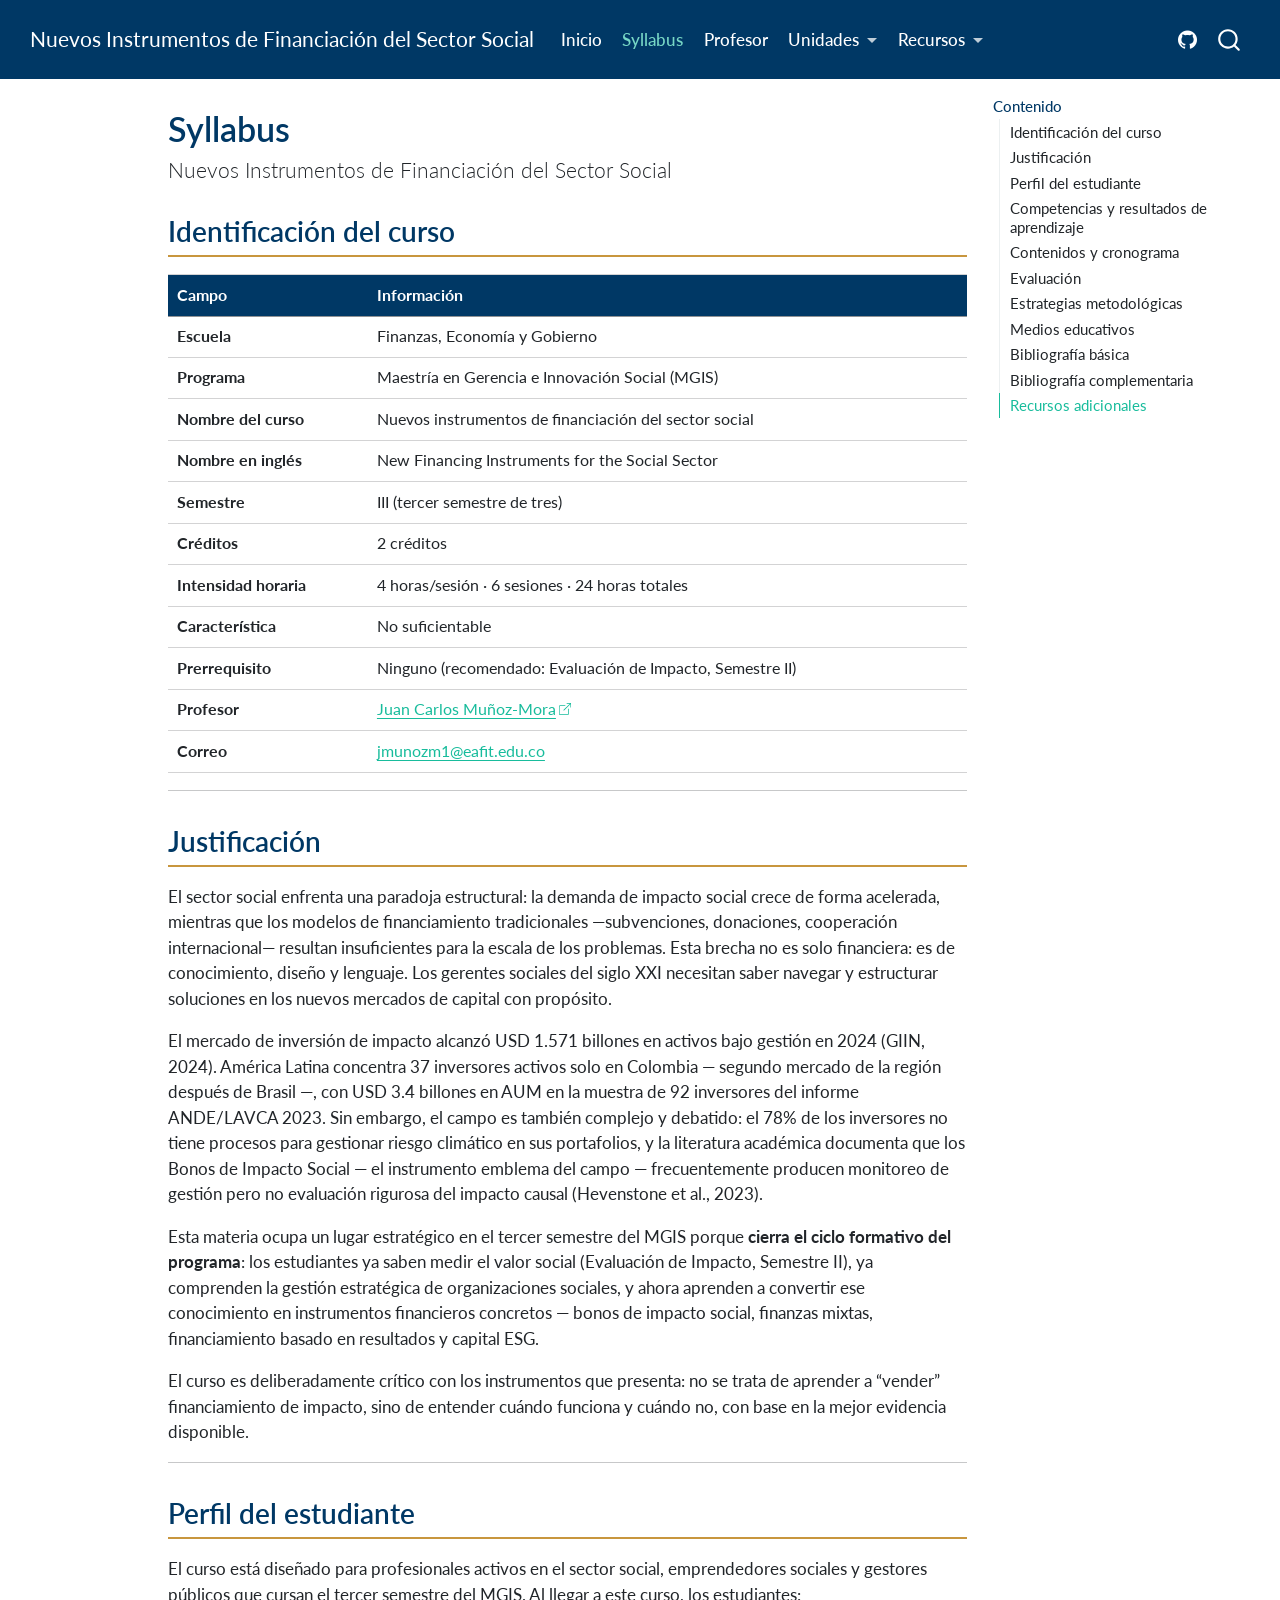
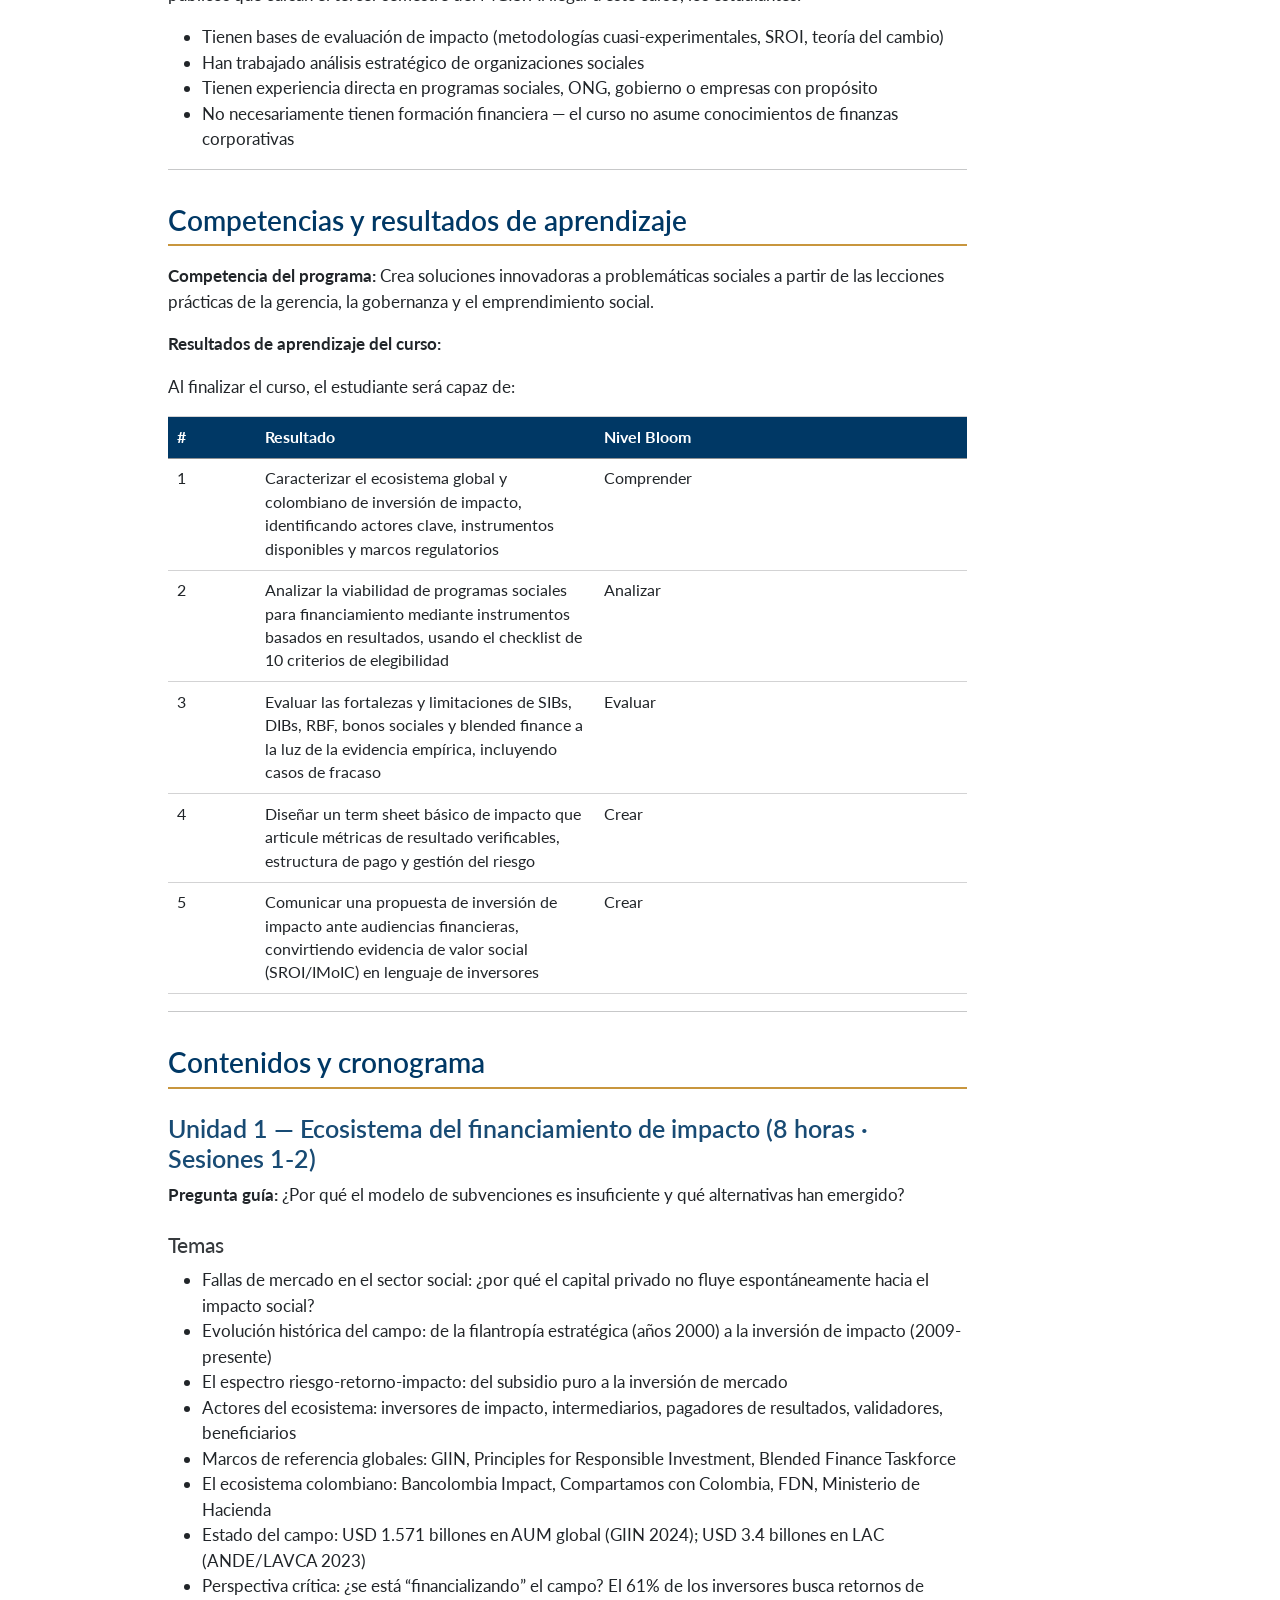
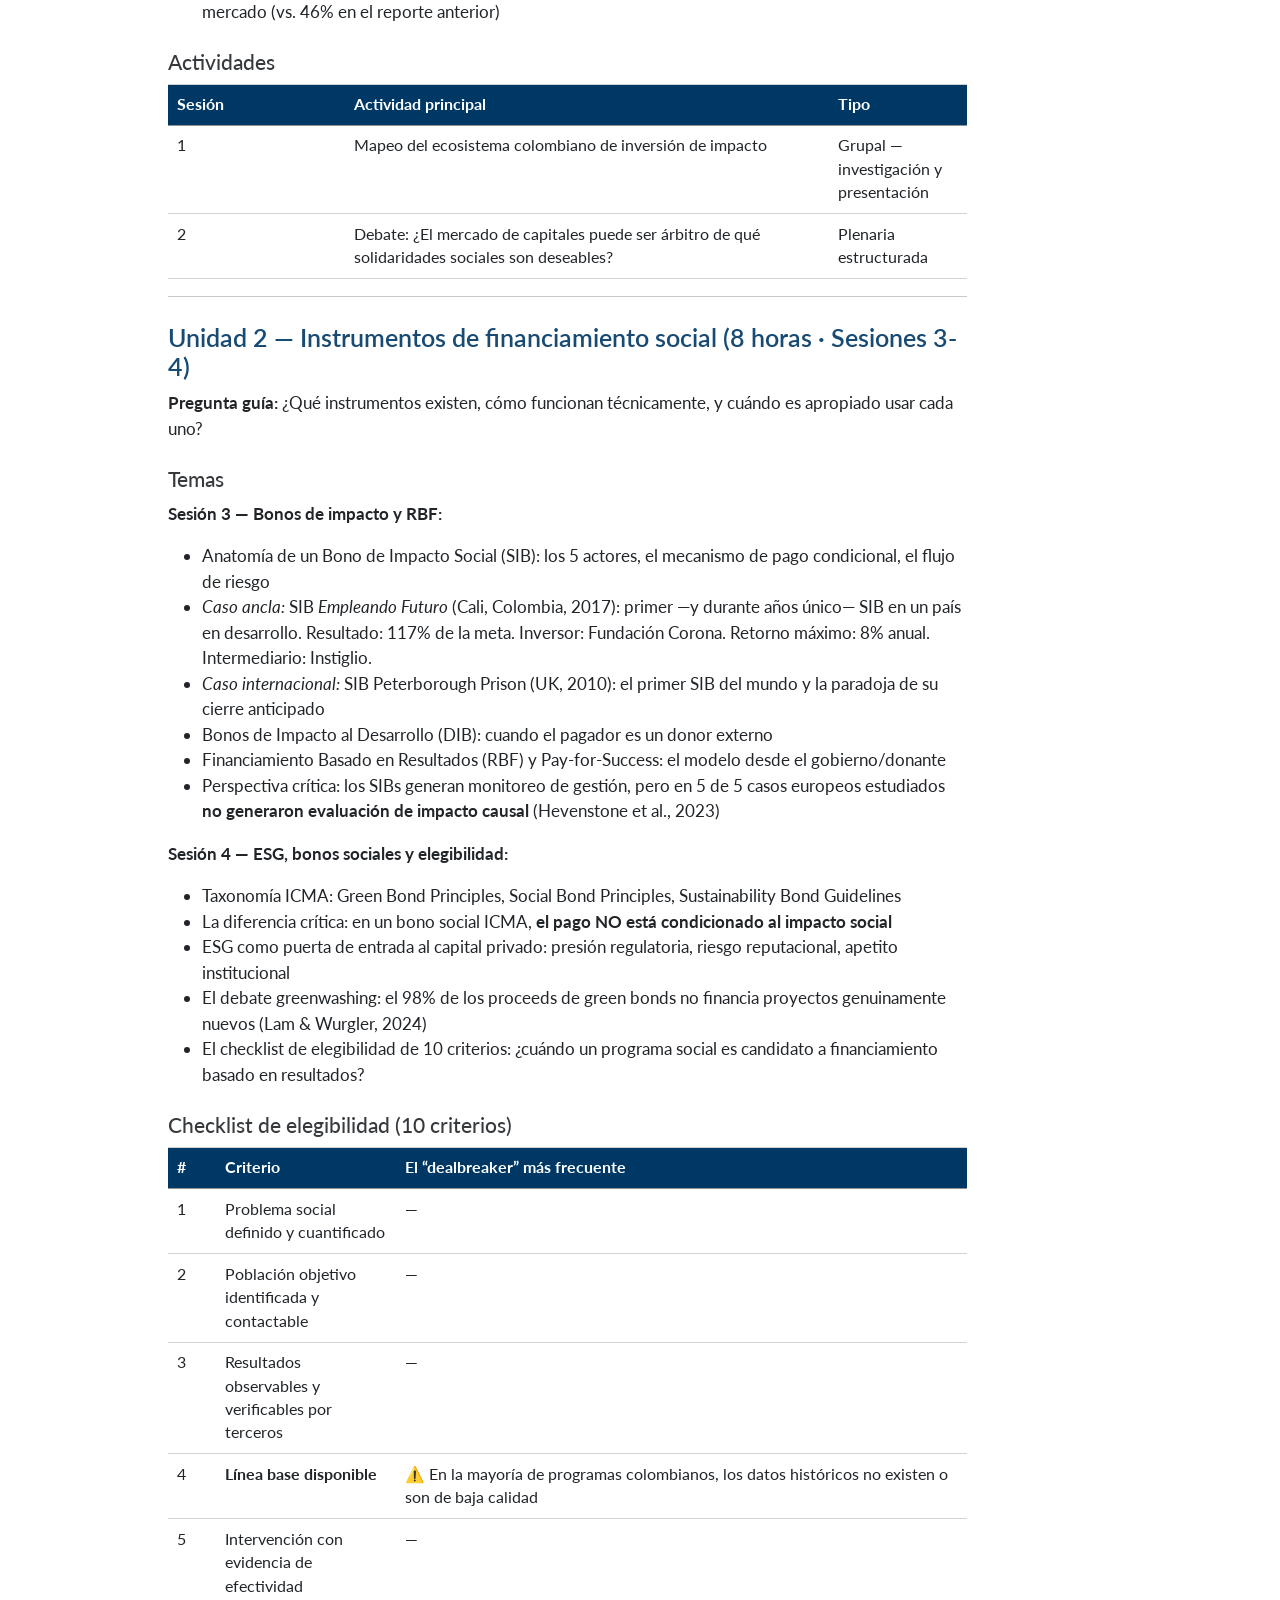
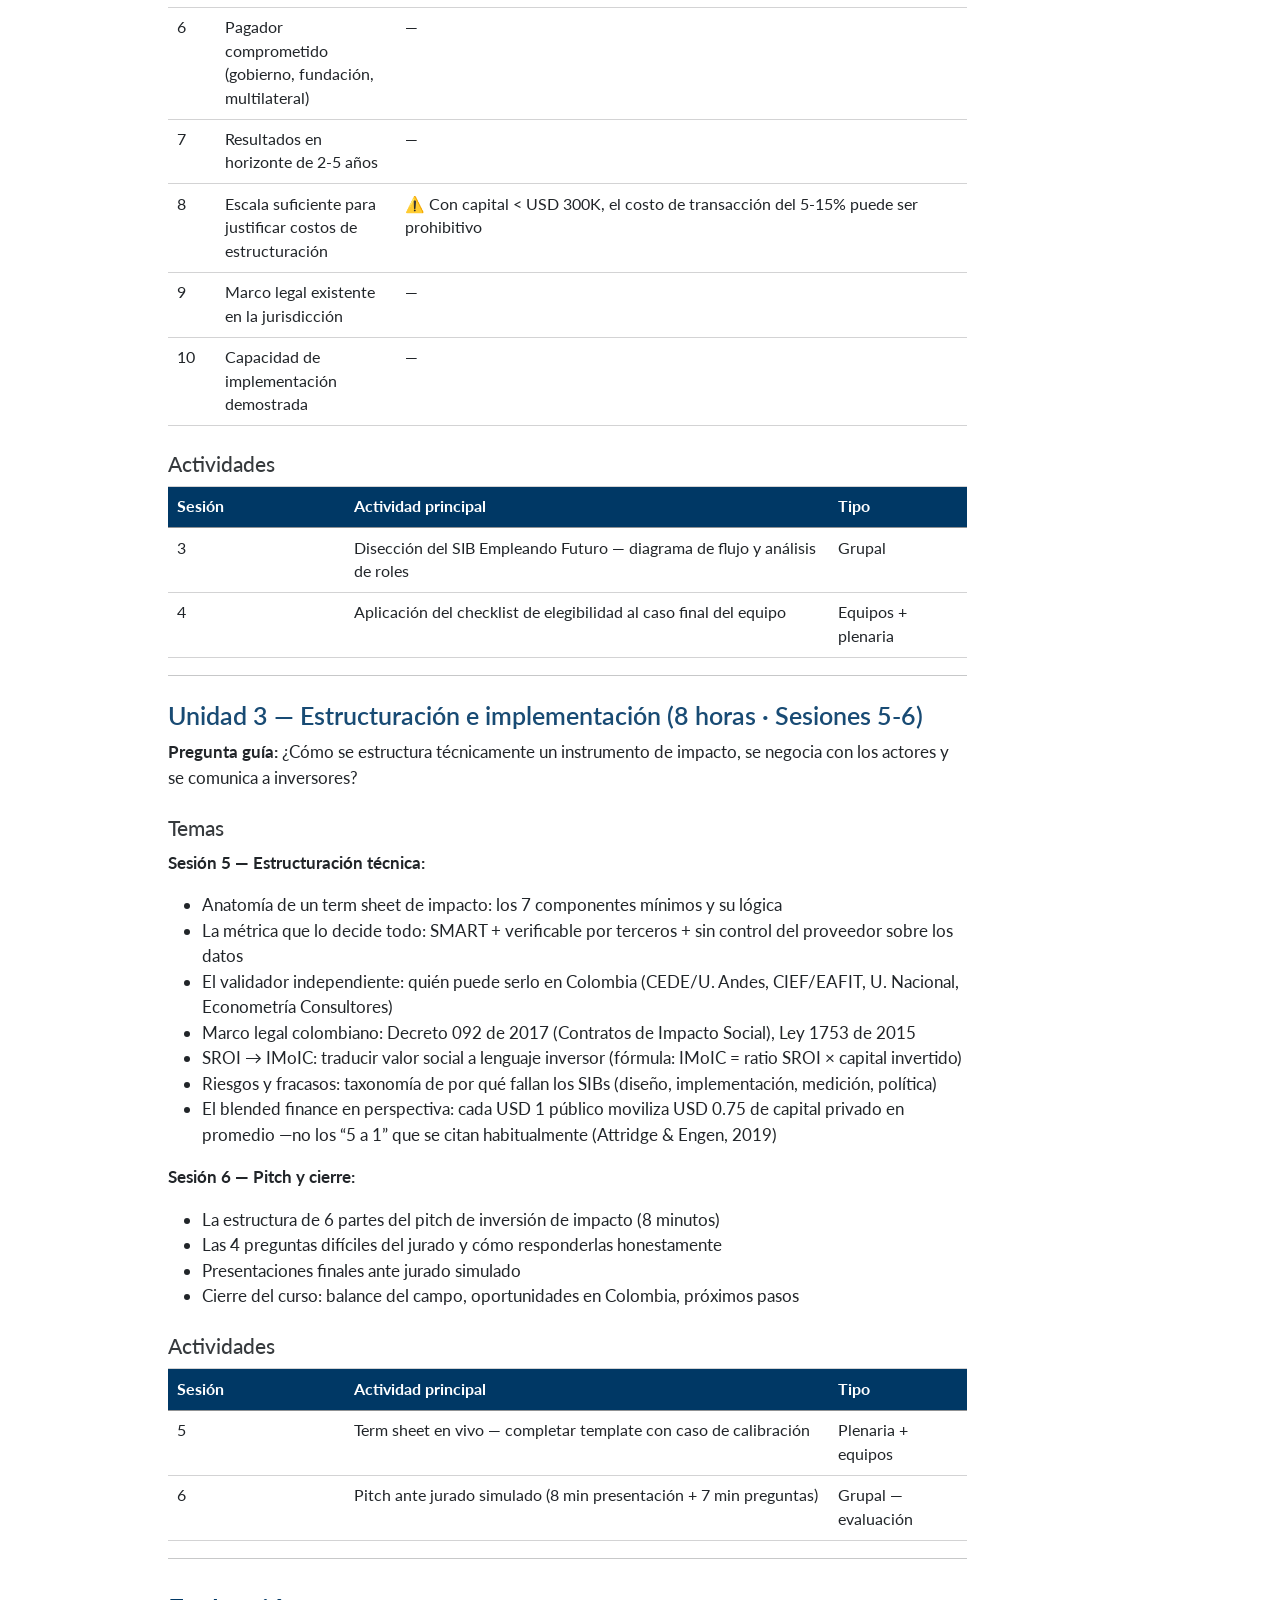
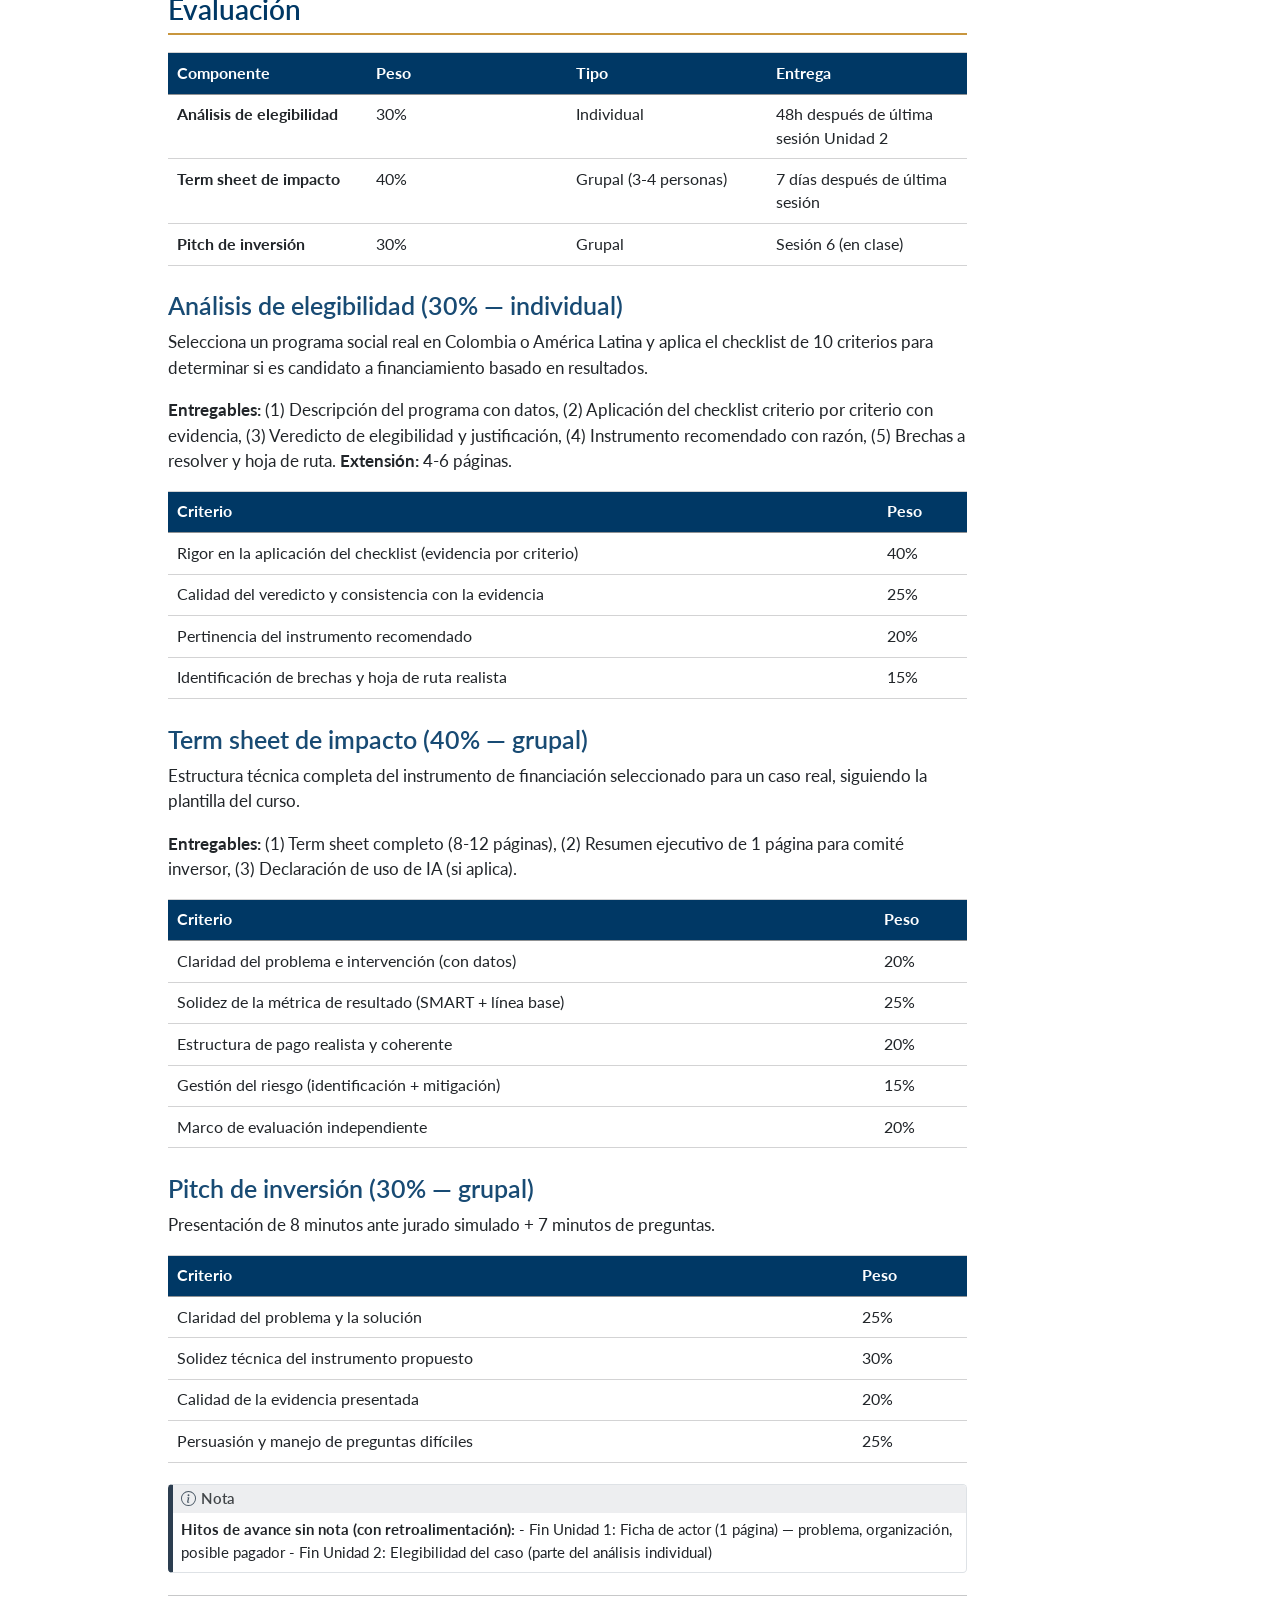
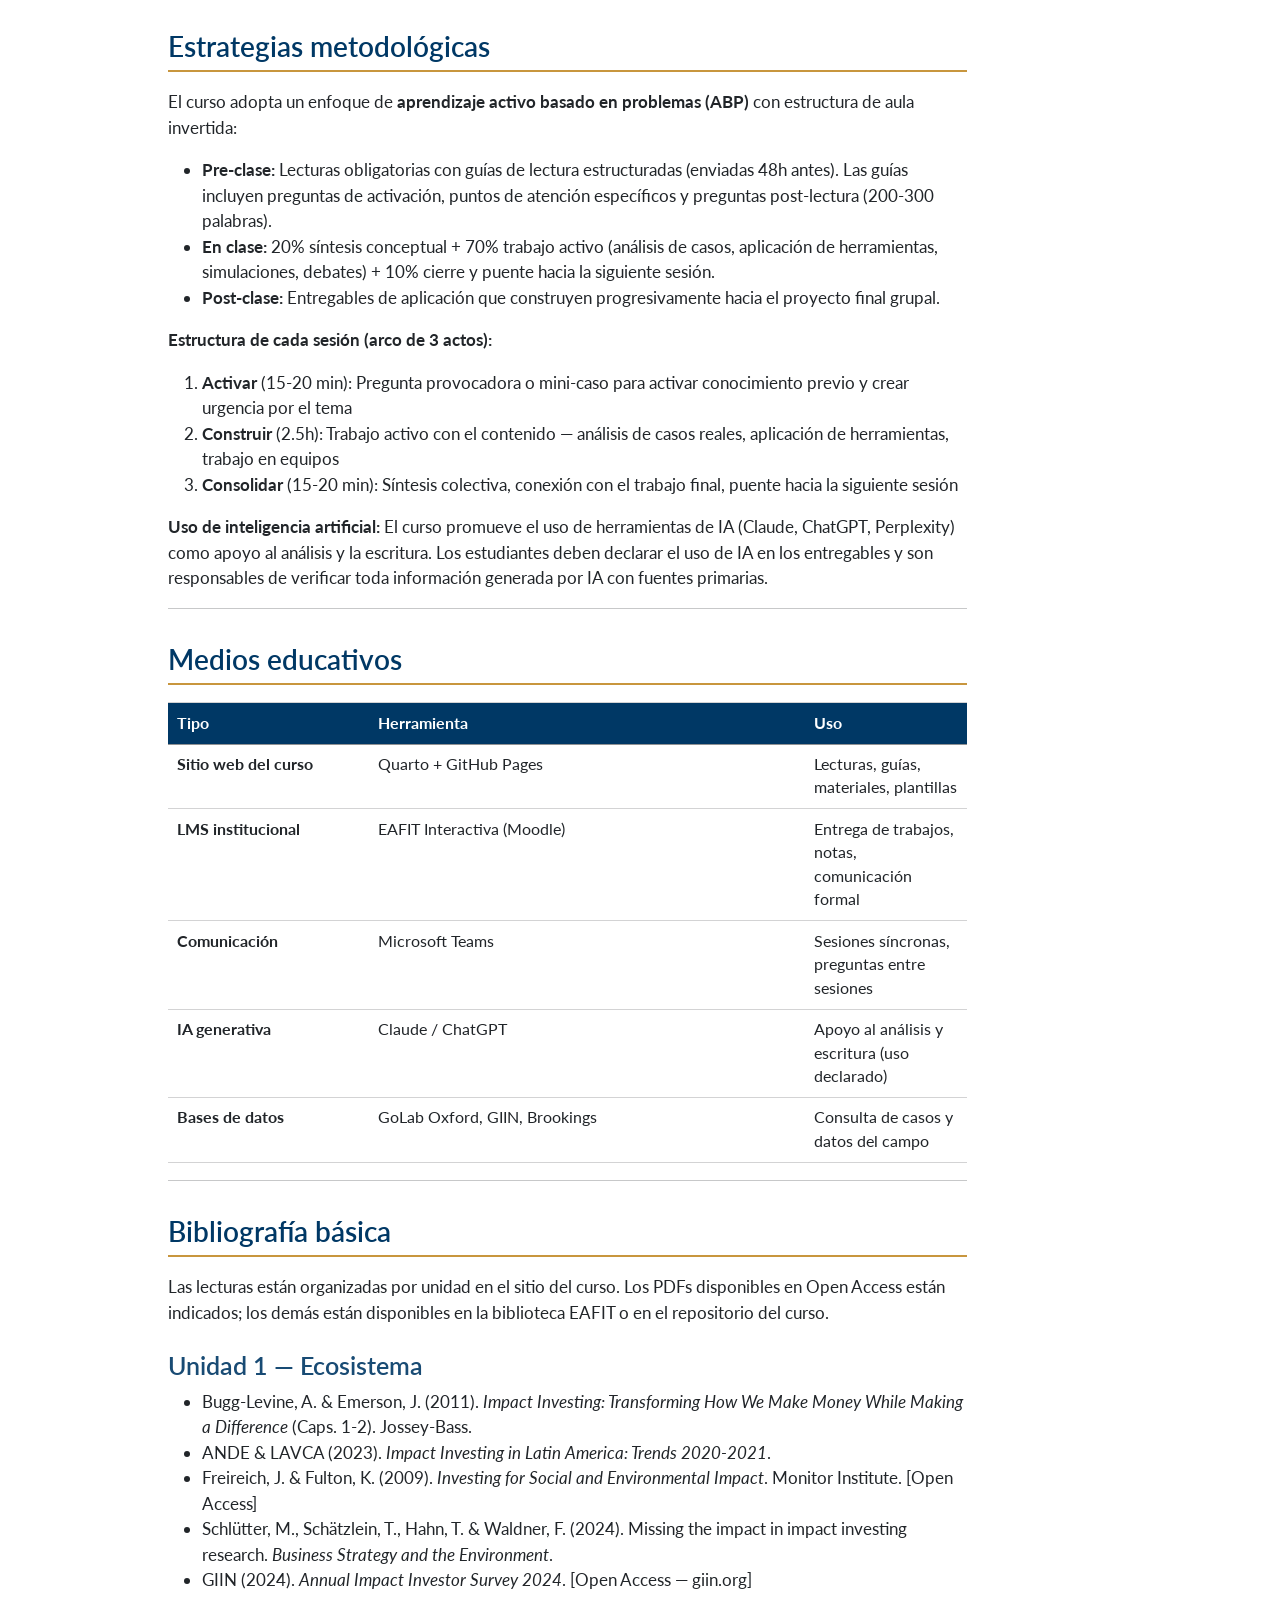
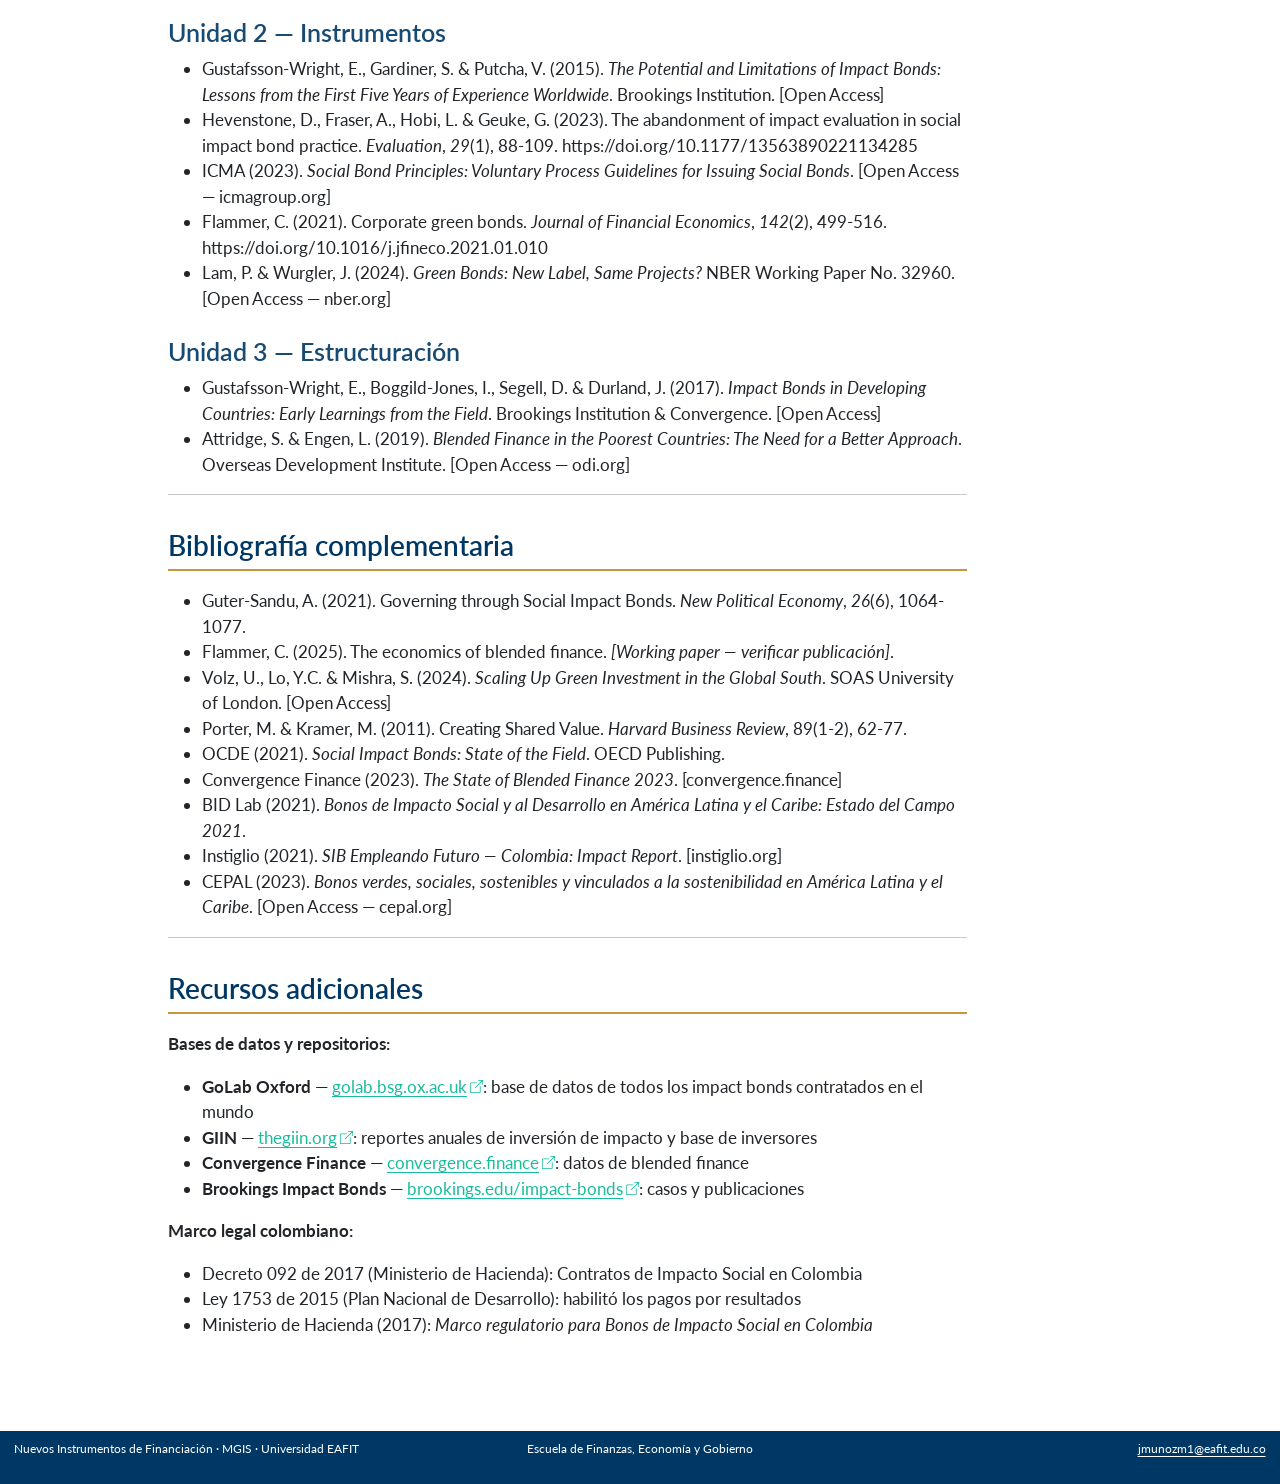
<file: syllabus.html>
<!DOCTYPE html>
<html xmlns="http://www.w3.org/1999/xhtml" lang="es" xml:lang="es"><head>

<meta charset="utf-8">
<meta name="generator" content="quarto-1.9.36">

<meta name="viewport" content="width=device-width, initial-scale=1.0, user-scalable=yes">


<title>Syllabus – Nuevos Instrumentos de Financiación del Sector Social</title>
<style>
/* Default styles provided by pandoc.
** See https://pandoc.org/MANUAL.html#variables-for-html for config info.
*/
code{white-space: pre-wrap;}
span.smallcaps{font-variant: small-caps;}
div.columns{display: flex; gap: min(4vw, 1.5em);}
div.column{flex: auto; overflow-x: auto;}
div.hanging-indent{margin-left: 1.5em; text-indent: -1.5em;}
ul.task-list{list-style: none;}
ul.task-list li input[type="checkbox"] {
  width: 0.8em;
  margin: 0 0.8em 0.2em -1em; /* quarto-specific, see https://github.com/quarto-dev/quarto-cli/issues/4556 */ 
  vertical-align: middle;
}
</style>


<script src="site_libs/quarto-nav/quarto-nav.js"></script>
<script src="site_libs/quarto-nav/headroom.min.js"></script>
<script src="site_libs/clipboard/clipboard.min.js"></script>
<script src="site_libs/quarto-search/autocomplete.umd.js"></script>
<script src="site_libs/quarto-search/fuse.min.js"></script>
<script src="site_libs/quarto-search/quarto-search.js"></script>
<meta name="quarto:offset" content="./">
<script src="site_libs/quarto-html/quarto.js" type="module"></script>
<script src="site_libs/quarto-html/tabsets/tabsets.js" type="module"></script>
<script src="site_libs/quarto-html/popper.min.js"></script>
<script src="site_libs/quarto-html/tippy.umd.min.js"></script>
<script src="site_libs/quarto-html/anchor.min.js"></script>
<link href="site_libs/quarto-html/tippy.css" rel="stylesheet">
<link href="site_libs/quarto-html/quarto-syntax-highlighting-845c23b38eaddc0f92fda52bfe77a8c8.css" rel="stylesheet" id="quarto-text-highlighting-styles">
<script src="site_libs/bootstrap/bootstrap.min.js"></script>
<link href="site_libs/bootstrap/bootstrap-icons.css" rel="stylesheet">
<link href="site_libs/bootstrap/bootstrap-b32126786ec2fd5a7749e2e1ab9ae7ad.min.css" rel="stylesheet" append-hash="true" id="quarto-bootstrap" data-mode="light">
<script id="quarto-search-options" type="application/json">{
  "location": "navbar",
  "copy-button": false,
  "collapse-after": 3,
  "panel-placement": "end",
  "type": "overlay",
  "limit": 50,
  "keyboard-shortcut": [
    "f",
    "/",
    "s"
  ],
  "show-item-context": false,
  "language": {
    "search-no-results-text": "No se han encontrado resultados",
    "search-matching-documents-text": "documentos encontrados",
    "search-copy-link-title": "Copiar el enlace en la búsqueda",
    "search-hide-matches-text": "Ocultar resultados adicionales",
    "search-more-match-text": "resultado adicional en este documento",
    "search-more-matches-text": "resultados adicionales en este documento",
    "search-clear-button-title": "Borrar",
    "search-text-placeholder": "",
    "search-detached-cancel-button-title": "Cancelar",
    "search-submit-button-title": "Enviar",
    "search-label": "Buscar"
  }
}</script>


<link rel="stylesheet" href="recursos/styles.css">
<meta property="og:title" content="Syllabus – Nuevos Instrumentos de Financiación del Sector Social">
<meta property="og:description" content="Nuevos Instrumentos de Financiación del Sector Social">
<meta property="og:site_name" content="Nuevos Instrumentos de Financiación del Sector Social">
</head>

<body class="nav-fixed quarto-light">

<div id="quarto-search-results"></div>
  <header id="quarto-header" class="headroom fixed-top">
    <nav class="navbar navbar-expand-lg " data-bs-theme="dark">
      <div class="navbar-container container-fluid">
      <div class="navbar-brand-container mx-auto">
    <a class="navbar-brand" href="./index.html">
    <span class="navbar-title">Nuevos Instrumentos de Financiación del Sector Social</span>
    </a>
  </div>
            <div id="quarto-search" class="" title="Buscar"></div>
          <button class="navbar-toggler" type="button" data-bs-toggle="collapse" data-bs-target="#navbarCollapse" aria-controls="navbarCollapse" role="menu" aria-expanded="false" aria-label="Navegación de palanca" onclick="if (window.quartoToggleHeadroom) { window.quartoToggleHeadroom(); }">
  <span class="navbar-toggler-icon"></span>
</button>
          <div class="collapse navbar-collapse" id="navbarCollapse">
            <ul class="navbar-nav navbar-nav-scroll me-auto">
  <li class="nav-item">
    <a class="nav-link" href="./index.html"> 
<span class="menu-text">Inicio</span></a>
  </li>  
  <li class="nav-item">
    <a class="nav-link active" href="./syllabus.html" aria-current="page"> 
<span class="menu-text">Syllabus</span></a>
  </li>  
  <li class="nav-item">
    <a class="nav-link" href="./sobre.html"> 
<span class="menu-text">Profesor</span></a>
  </li>  
  <li class="nav-item dropdown ">
    <a class="nav-link dropdown-toggle" href="#" id="nav-menu-unidades" role="link" data-bs-toggle="dropdown" aria-expanded="false">
 <span class="menu-text">Unidades</span>
    </a>
    <ul class="dropdown-menu" aria-labelledby="nav-menu-unidades">    
        <li>
    <a class="dropdown-item" href="./unidades/unidad-01.html">
 <span class="dropdown-text">Unidad 1 — Ecosistema</span></a>
  </li>  
        <li>
    <a class="dropdown-item" href="./unidades/unidad-02.html">
 <span class="dropdown-text">Unidad 2 — Instrumentos</span></a>
  </li>  
        <li>
    <a class="dropdown-item" href="./unidades/unidad-03.html">
 <span class="dropdown-text">Unidad 3 — Estructuración</span></a>
  </li>  
    </ul>
  </li>
  <li class="nav-item dropdown ">
    <a class="nav-link dropdown-toggle" href="#" id="nav-menu-recursos" role="link" data-bs-toggle="dropdown" aria-expanded="false">
 <span class="menu-text">Recursos</span>
    </a>
    <ul class="dropdown-menu" aria-labelledby="nav-menu-recursos">    
        <li>
    <a class="dropdown-item" href="./recursos/bibliografia.html">
 <span class="dropdown-text">Bibliografía</span></a>
  </li>  
        <li>
    <a class="dropdown-item" href="./recursos/glosario.html">
 <span class="dropdown-text">Glosario</span></a>
  </li>  
        <li>
    <a class="dropdown-item" href="./recursos/herramientas.html">
 <span class="dropdown-text">Herramientas</span></a>
  </li>  
    </ul>
  </li>
</ul>
            <ul class="navbar-nav navbar-nav-scroll ms-auto">
  <li class="nav-item compact">
    <a class="nav-link" href="https://github.com/jcmunoz-mora"> <i class="bi bi-github" role="img" aria-label="GitHub">
</i> 
<span class="menu-text"></span></a>
  </li>  
</ul>
          </div> <!-- /navcollapse -->
            <div class="quarto-navbar-tools">
</div>
      </div> <!-- /container-fluid -->
    </nav>
</header>
<!-- content -->
<div id="quarto-content" class="quarto-container page-columns page-rows-contents page-layout-article page-navbar">
<!-- sidebar -->
<!-- margin-sidebar -->
    <div id="quarto-margin-sidebar" class="sidebar margin-sidebar">
        <nav id="TOC" role="doc-toc" class="toc-active">
    <h2 id="toc-title">Contenido</h2>
   
  <ul class="collapse">
  <li><a href="#identificación-del-curso" id="toc-identificación-del-curso" class="nav-link active" data-scroll-target="#identificación-del-curso">Identificación del curso</a></li>
  <li><a href="#justificación" id="toc-justificación" class="nav-link" data-scroll-target="#justificación">Justificación</a></li>
  <li><a href="#perfil-del-estudiante" id="toc-perfil-del-estudiante" class="nav-link" data-scroll-target="#perfil-del-estudiante">Perfil del estudiante</a></li>
  <li><a href="#competencias-y-resultados-de-aprendizaje" id="toc-competencias-y-resultados-de-aprendizaje" class="nav-link" data-scroll-target="#competencias-y-resultados-de-aprendizaje">Competencias y resultados de aprendizaje</a></li>
  <li><a href="#contenidos-y-cronograma" id="toc-contenidos-y-cronograma" class="nav-link" data-scroll-target="#contenidos-y-cronograma">Contenidos y cronograma</a></li>
  <li><a href="#evaluación" id="toc-evaluación" class="nav-link" data-scroll-target="#evaluación">Evaluación</a></li>
  <li><a href="#estrategias-metodológicas" id="toc-estrategias-metodológicas" class="nav-link" data-scroll-target="#estrategias-metodológicas">Estrategias metodológicas</a></li>
  <li><a href="#medios-educativos" id="toc-medios-educativos" class="nav-link" data-scroll-target="#medios-educativos">Medios educativos</a></li>
  <li><a href="#bibliografía-básica" id="toc-bibliografía-básica" class="nav-link" data-scroll-target="#bibliografía-básica">Bibliografía básica</a></li>
  <li><a href="#bibliografía-complementaria" id="toc-bibliografía-complementaria" class="nav-link" data-scroll-target="#bibliografía-complementaria">Bibliografía complementaria</a></li>
  <li><a href="#recursos-adicionales" id="toc-recursos-adicionales" class="nav-link" data-scroll-target="#recursos-adicionales">Recursos adicionales</a></li>
  </ul>
</nav>
    </div>
<!-- main -->
<main class="content" id="quarto-document-content">

<header id="title-block-header" class="quarto-title-block default">
<div class="quarto-title">
<h1 class="title">Syllabus</h1>
<p class="subtitle lead">Nuevos Instrumentos de Financiación del Sector Social</p>
</div>



<div class="quarto-title-meta">

    
  
    
  </div>
  


</header>


<section id="identificación-del-curso" class="level2">
<h2 class="anchored" data-anchor-id="identificación-del-curso">Identificación del curso</h2>
<table class="caption-top table">
<thead>
<tr class="header">
<th>Campo</th>
<th>Información</th>
</tr>
</thead>
<tbody>
<tr class="odd">
<td><strong>Escuela</strong></td>
<td>Finanzas, Economía y Gobierno</td>
</tr>
<tr class="even">
<td><strong>Programa</strong></td>
<td>Maestría en Gerencia e Innovación Social (MGIS)</td>
</tr>
<tr class="odd">
<td><strong>Nombre del curso</strong></td>
<td>Nuevos instrumentos de financiación del sector social</td>
</tr>
<tr class="even">
<td><strong>Nombre en inglés</strong></td>
<td>New Financing Instruments for the Social Sector</td>
</tr>
<tr class="odd">
<td><strong>Semestre</strong></td>
<td>III (tercer semestre de tres)</td>
</tr>
<tr class="even">
<td><strong>Créditos</strong></td>
<td>2 créditos</td>
</tr>
<tr class="odd">
<td><strong>Intensidad horaria</strong></td>
<td>4 horas/sesión · 6 sesiones · 24 horas totales</td>
</tr>
<tr class="even">
<td><strong>Característica</strong></td>
<td>No suficientable</td>
</tr>
<tr class="odd">
<td><strong>Prerrequisito</strong></td>
<td>Ninguno (recomendado: Evaluación de Impacto, Semestre II)</td>
</tr>
<tr class="even">
<td><strong>Profesor</strong></td>
<td><a href="./sobre.html">Juan Carlos Muñoz-Mora</a></td>
</tr>
<tr class="odd">
<td><strong>Correo</strong></td>
<td><a href="mailto:jmunozm1@eafit.edu.co">jmunozm1@eafit.edu.co</a></td>
</tr>
</tbody>
</table>
<hr>
</section>
<section id="justificación" class="level2">
<h2 class="anchored" data-anchor-id="justificación">Justificación</h2>
<p>El sector social enfrenta una paradoja estructural: la demanda de impacto social crece de forma acelerada, mientras que los modelos de financiamiento tradicionales —subvenciones, donaciones, cooperación internacional— resultan insuficientes para la escala de los problemas. Esta brecha no es solo financiera: es de conocimiento, diseño y lenguaje. Los gerentes sociales del siglo XXI necesitan saber navegar y estructurar soluciones en los nuevos mercados de capital con propósito.</p>
<p>El mercado de inversión de impacto alcanzó USD 1.571 billones en activos bajo gestión en 2024 (GIIN, 2024). América Latina concentra 37 inversores activos solo en Colombia — segundo mercado de la región después de Brasil —, con USD 3.4 billones en AUM en la muestra de 92 inversores del informe ANDE/LAVCA 2023. Sin embargo, el campo es también complejo y debatido: el 78% de los inversores no tiene procesos para gestionar riesgo climático en sus portafolios, y la literatura académica documenta que los Bonos de Impacto Social — el instrumento emblema del campo — frecuentemente producen monitoreo de gestión pero no evaluación rigurosa del impacto causal (Hevenstone et al., 2023).</p>
<p>Esta materia ocupa un lugar estratégico en el tercer semestre del MGIS porque <strong>cierra el ciclo formativo del programa</strong>: los estudiantes ya saben medir el valor social (Evaluación de Impacto, Semestre II), ya comprenden la gestión estratégica de organizaciones sociales, y ahora aprenden a convertir ese conocimiento en instrumentos financieros concretos — bonos de impacto social, finanzas mixtas, financiamiento basado en resultados y capital ESG.</p>
<p>El curso es deliberadamente crítico con los instrumentos que presenta: no se trata de aprender a “vender” financiamiento de impacto, sino de entender cuándo funciona y cuándo no, con base en la mejor evidencia disponible.</p>
<hr>
</section>
<section id="perfil-del-estudiante" class="level2">
<h2 class="anchored" data-anchor-id="perfil-del-estudiante">Perfil del estudiante</h2>
<p>El curso está diseñado para profesionales activos en el sector social, emprendedores sociales y gestores públicos que cursan el tercer semestre del MGIS. Al llegar a este curso, los estudiantes:</p>
<ul>
<li>Tienen bases de evaluación de impacto (metodologías cuasi-experimentales, SROI, teoría del cambio)</li>
<li>Han trabajado análisis estratégico de organizaciones sociales</li>
<li>Tienen experiencia directa en programas sociales, ONG, gobierno o empresas con propósito</li>
<li>No necesariamente tienen formación financiera — el curso no asume conocimientos de finanzas corporativas</li>
</ul>
<hr>
</section>
<section id="competencias-y-resultados-de-aprendizaje" class="level2">
<h2 class="anchored" data-anchor-id="competencias-y-resultados-de-aprendizaje">Competencias y resultados de aprendizaje</h2>
<p><strong>Competencia del programa:</strong> Crea soluciones innovadoras a problemáticas sociales a partir de las lecciones prácticas de la gerencia, la gobernanza y el emprendimiento social.</p>
<p><strong>Resultados de aprendizaje del curso:</strong></p>
<p>Al finalizar el curso, el estudiante será capaz de:</p>
<table class="caption-top table">
<colgroup>
<col style="width: 11%">
<col style="width: 42%">
<col style="width: 46%">
</colgroup>
<thead>
<tr class="header">
<th>#</th>
<th>Resultado</th>
<th>Nivel Bloom</th>
</tr>
</thead>
<tbody>
<tr class="odd">
<td>1</td>
<td>Caracterizar el ecosistema global y colombiano de inversión de impacto, identificando actores clave, instrumentos disponibles y marcos regulatorios</td>
<td>Comprender</td>
</tr>
<tr class="even">
<td>2</td>
<td>Analizar la viabilidad de programas sociales para financiamiento mediante instrumentos basados en resultados, usando el checklist de 10 criterios de elegibilidad</td>
<td>Analizar</td>
</tr>
<tr class="odd">
<td>3</td>
<td>Evaluar las fortalezas y limitaciones de SIBs, DIBs, RBF, bonos sociales y blended finance a la luz de la evidencia empírica, incluyendo casos de fracaso</td>
<td>Evaluar</td>
</tr>
<tr class="even">
<td>4</td>
<td>Diseñar un term sheet básico de impacto que articule métricas de resultado verificables, estructura de pago y gestión del riesgo</td>
<td>Crear</td>
</tr>
<tr class="odd">
<td>5</td>
<td>Comunicar una propuesta de inversión de impacto ante audiencias financieras, convirtiendo evidencia de valor social (SROI/IMoIC) en lenguaje de inversores</td>
<td>Crear</td>
</tr>
</tbody>
</table>
<hr>
</section>
<section id="contenidos-y-cronograma" class="level2">
<h2 class="anchored" data-anchor-id="contenidos-y-cronograma">Contenidos y cronograma</h2>
<section id="unidad-1-ecosistema-del-financiamiento-de-impacto-8-horas-sesiones-1-2" class="level3">
<h3 class="anchored" data-anchor-id="unidad-1-ecosistema-del-financiamiento-de-impacto-8-horas-sesiones-1-2">Unidad 1 — Ecosistema del financiamiento de impacto (8 horas · Sesiones 1-2)</h3>
<p><strong>Pregunta guía:</strong> ¿Por qué el modelo de subvenciones es insuficiente y qué alternativas han emergido?</p>
<section id="temas" class="level4">
<h4 class="anchored" data-anchor-id="temas">Temas</h4>
<ul>
<li>Fallas de mercado en el sector social: ¿por qué el capital privado no fluye espontáneamente hacia el impacto social?</li>
<li>Evolución histórica del campo: de la filantropía estratégica (años 2000) a la inversión de impacto (2009-presente)</li>
<li>El espectro riesgo-retorno-impacto: del subsidio puro a la inversión de mercado</li>
<li>Actores del ecosistema: inversores de impacto, intermediarios, pagadores de resultados, validadores, beneficiarios</li>
<li>Marcos de referencia globales: GIIN, Principles for Responsible Investment, Blended Finance Taskforce</li>
<li>El ecosistema colombiano: Bancolombia Impact, Compartamos con Colombia, FDN, Ministerio de Hacienda</li>
<li>Estado del campo: USD 1.571 billones en AUM global (GIIN 2024); USD 3.4 billones en LAC (ANDE/LAVCA 2023)</li>
<li>Perspectiva crítica: ¿se está “financializando” el campo? El 61% de los inversores busca retornos de mercado (vs.&nbsp;46% en el reporte anterior)</li>
</ul>
</section>
<section id="actividades" class="level4">
<h4 class="anchored" data-anchor-id="actividades">Actividades</h4>
<table class="caption-top table">
<colgroup>
<col style="width: 22%">
<col style="width: 60%">
<col style="width: 17%">
</colgroup>
<thead>
<tr class="header">
<th>Sesión</th>
<th>Actividad principal</th>
<th>Tipo</th>
</tr>
</thead>
<tbody>
<tr class="odd">
<td>1</td>
<td>Mapeo del ecosistema colombiano de inversión de impacto</td>
<td>Grupal — investigación y presentación</td>
</tr>
<tr class="even">
<td>2</td>
<td>Debate: ¿El mercado de capitales puede ser árbitro de qué solidaridades sociales son deseables?</td>
<td>Plenaria estructurada</td>
</tr>
</tbody>
</table>
<hr>
</section>
</section>
<section id="unidad-2-instrumentos-de-financiamiento-social-8-horas-sesiones-3-4" class="level3">
<h3 class="anchored" data-anchor-id="unidad-2-instrumentos-de-financiamiento-social-8-horas-sesiones-3-4">Unidad 2 — Instrumentos de financiamiento social (8 horas · Sesiones 3-4)</h3>
<p><strong>Pregunta guía:</strong> ¿Qué instrumentos existen, cómo funcionan técnicamente, y cuándo es apropiado usar cada uno?</p>
<section id="temas-1" class="level4">
<h4 class="anchored" data-anchor-id="temas-1">Temas</h4>
<p><strong>Sesión 3 — Bonos de impacto y RBF:</strong></p>
<ul>
<li>Anatomía de un Bono de Impacto Social (SIB): los 5 actores, el mecanismo de pago condicional, el flujo de riesgo</li>
<li><em>Caso ancla:</em> SIB <em>Empleando Futuro</em> (Cali, Colombia, 2017): primer —y durante años único— SIB en un país en desarrollo. Resultado: 117% de la meta. Inversor: Fundación Corona. Retorno máximo: 8% anual. Intermediario: Instiglio.</li>
<li><em>Caso internacional:</em> SIB Peterborough Prison (UK, 2010): el primer SIB del mundo y la paradoja de su cierre anticipado</li>
<li>Bonos de Impacto al Desarrollo (DIB): cuando el pagador es un donor externo</li>
<li>Financiamiento Basado en Resultados (RBF) y Pay-for-Success: el modelo desde el gobierno/donante</li>
<li>Perspectiva crítica: los SIBs generan monitoreo de gestión, pero en 5 de 5 casos europeos estudiados <strong>no generaron evaluación de impacto causal</strong> (Hevenstone et al., 2023)</li>
</ul>
<p><strong>Sesión 4 — ESG, bonos sociales y elegibilidad:</strong></p>
<ul>
<li>Taxonomía ICMA: Green Bond Principles, Social Bond Principles, Sustainability Bond Guidelines</li>
<li>La diferencia crítica: en un bono social ICMA, <strong>el pago NO está condicionado al impacto social</strong></li>
<li>ESG como puerta de entrada al capital privado: presión regulatoria, riesgo reputacional, apetito institucional</li>
<li>El debate greenwashing: el 98% de los proceeds de green bonds no financia proyectos genuinamente nuevos (Lam &amp; Wurgler, 2024)</li>
<li>El checklist de elegibilidad de 10 criterios: ¿cuándo un programa social es candidato a financiamiento basado en resultados?</li>
</ul>
</section>
<section id="checklist-de-elegibilidad-10-criterios" class="level4">
<h4 class="anchored" data-anchor-id="checklist-de-elegibilidad-10-criterios">Checklist de elegibilidad (10 criterios)</h4>
<table class="caption-top table">
<colgroup>
<col style="width: 6%">
<col style="width: 22%">
<col style="width: 70%">
</colgroup>
<thead>
<tr class="header">
<th>#</th>
<th>Criterio</th>
<th>El “dealbreaker” más frecuente</th>
</tr>
</thead>
<tbody>
<tr class="odd">
<td>1</td>
<td>Problema social definido y cuantificado</td>
<td>—</td>
</tr>
<tr class="even">
<td>2</td>
<td>Población objetivo identificada y contactable</td>
<td>—</td>
</tr>
<tr class="odd">
<td>3</td>
<td>Resultados observables y verificables por terceros</td>
<td>—</td>
</tr>
<tr class="even">
<td>4</td>
<td><strong>Línea base disponible</strong></td>
<td>⚠️ En la mayoría de programas colombianos, los datos históricos no existen o son de baja calidad</td>
</tr>
<tr class="odd">
<td>5</td>
<td>Intervención con evidencia de efectividad</td>
<td>—</td>
</tr>
<tr class="even">
<td>6</td>
<td>Pagador comprometido (gobierno, fundación, multilateral)</td>
<td>—</td>
</tr>
<tr class="odd">
<td>7</td>
<td>Resultados en horizonte de 2-5 años</td>
<td>—</td>
</tr>
<tr class="even">
<td>8</td>
<td>Escala suficiente para justificar costos de estructuración</td>
<td>⚠️ Con capital &lt; USD 300K, el costo de transacción del 5-15% puede ser prohibitivo</td>
</tr>
<tr class="odd">
<td>9</td>
<td>Marco legal existente en la jurisdicción</td>
<td>—</td>
</tr>
<tr class="even">
<td>10</td>
<td>Capacidad de implementación demostrada</td>
<td>—</td>
</tr>
</tbody>
</table>
</section>
<section id="actividades-1" class="level4">
<h4 class="anchored" data-anchor-id="actividades-1">Actividades</h4>
<table class="caption-top table">
<colgroup>
<col style="width: 22%">
<col style="width: 60%">
<col style="width: 17%">
</colgroup>
<thead>
<tr class="header">
<th>Sesión</th>
<th>Actividad principal</th>
<th>Tipo</th>
</tr>
</thead>
<tbody>
<tr class="odd">
<td>3</td>
<td>Disección del SIB Empleando Futuro — diagrama de flujo y análisis de roles</td>
<td>Grupal</td>
</tr>
<tr class="even">
<td>4</td>
<td>Aplicación del checklist de elegibilidad al caso final del equipo</td>
<td>Equipos + plenaria</td>
</tr>
</tbody>
</table>
<hr>
</section>
</section>
<section id="unidad-3-estructuración-e-implementación-8-horas-sesiones-5-6" class="level3">
<h3 class="anchored" data-anchor-id="unidad-3-estructuración-e-implementación-8-horas-sesiones-5-6">Unidad 3 — Estructuración e implementación (8 horas · Sesiones 5-6)</h3>
<p><strong>Pregunta guía:</strong> ¿Cómo se estructura técnicamente un instrumento de impacto, se negocia con los actores y se comunica a inversores?</p>
<section id="temas-2" class="level4">
<h4 class="anchored" data-anchor-id="temas-2">Temas</h4>
<p><strong>Sesión 5 — Estructuración técnica:</strong></p>
<ul>
<li>Anatomía de un term sheet de impacto: los 7 componentes mínimos y su lógica</li>
<li>La métrica que lo decide todo: SMART + verificable por terceros + sin control del proveedor sobre los datos</li>
<li>El validador independiente: quién puede serlo en Colombia (CEDE/U. Andes, CIEF/EAFIT, U. Nacional, Econometría Consultores)</li>
<li>Marco legal colombiano: Decreto 092 de 2017 (Contratos de Impacto Social), Ley 1753 de 2015</li>
<li>SROI → IMoIC: traducir valor social a lenguaje inversor (fórmula: IMoIC = ratio SROI × capital invertido)</li>
<li>Riesgos y fracasos: taxonomía de por qué fallan los SIBs (diseño, implementación, medición, política)</li>
<li>El blended finance en perspectiva: cada USD 1 público moviliza USD 0.75 de capital privado en promedio —no los “5 a 1” que se citan habitualmente (Attridge &amp; Engen, 2019)</li>
</ul>
<p><strong>Sesión 6 — Pitch y cierre:</strong></p>
<ul>
<li>La estructura de 6 partes del pitch de inversión de impacto (8 minutos)</li>
<li>Las 4 preguntas difíciles del jurado y cómo responderlas honestamente</li>
<li>Presentaciones finales ante jurado simulado</li>
<li>Cierre del curso: balance del campo, oportunidades en Colombia, próximos pasos</li>
</ul>
</section>
<section id="actividades-2" class="level4">
<h4 class="anchored" data-anchor-id="actividades-2">Actividades</h4>
<table class="caption-top table">
<colgroup>
<col style="width: 22%">
<col style="width: 60%">
<col style="width: 17%">
</colgroup>
<thead>
<tr class="header">
<th>Sesión</th>
<th>Actividad principal</th>
<th>Tipo</th>
</tr>
</thead>
<tbody>
<tr class="odd">
<td>5</td>
<td>Term sheet en vivo — completar template con caso de calibración</td>
<td>Plenaria + equipos</td>
</tr>
<tr class="even">
<td>6</td>
<td>Pitch ante jurado simulado (8 min presentación + 7 min preguntas)</td>
<td>Grupal — evaluación</td>
</tr>
</tbody>
</table>
<hr>
</section>
</section>
</section>
<section id="evaluación" class="level2">
<h2 class="anchored" data-anchor-id="evaluación">Evaluación</h2>
<table class="caption-top table">
<colgroup>
<col style="width: 25%">
<col style="width: 25%">
<col style="width: 25%">
<col style="width: 25%">
</colgroup>
<thead>
<tr class="header">
<th>Componente</th>
<th>Peso</th>
<th>Tipo</th>
<th>Entrega</th>
</tr>
</thead>
<tbody>
<tr class="odd">
<td><strong>Análisis de elegibilidad</strong></td>
<td>30%</td>
<td>Individual</td>
<td>48h después de última sesión Unidad 2</td>
</tr>
<tr class="even">
<td><strong>Term sheet de impacto</strong></td>
<td>40%</td>
<td>Grupal (3-4 personas)</td>
<td>7 días después de última sesión</td>
</tr>
<tr class="odd">
<td><strong>Pitch de inversión</strong></td>
<td>30%</td>
<td>Grupal</td>
<td>Sesión 6 (en clase)</td>
</tr>
</tbody>
</table>
<section id="análisis-de-elegibilidad-30-individual" class="level3">
<h3 class="anchored" data-anchor-id="análisis-de-elegibilidad-30-individual">Análisis de elegibilidad (30% — individual)</h3>
<p>Selecciona un programa social real en Colombia o América Latina y aplica el checklist de 10 criterios para determinar si es candidato a financiamiento basado en resultados.</p>
<p><strong>Entregables:</strong> (1) Descripción del programa con datos, (2) Aplicación del checklist criterio por criterio con evidencia, (3) Veredicto de elegibilidad y justificación, (4) Instrumento recomendado con razón, (5) Brechas a resolver y hoja de ruta. <strong>Extensión:</strong> 4-6 páginas.</p>
<table class="caption-top table">
<thead>
<tr class="header">
<th>Criterio</th>
<th>Peso</th>
</tr>
</thead>
<tbody>
<tr class="odd">
<td>Rigor en la aplicación del checklist (evidencia por criterio)</td>
<td>40%</td>
</tr>
<tr class="even">
<td>Calidad del veredicto y consistencia con la evidencia</td>
<td>25%</td>
</tr>
<tr class="odd">
<td>Pertinencia del instrumento recomendado</td>
<td>20%</td>
</tr>
<tr class="even">
<td>Identificación de brechas y hoja de ruta realista</td>
<td>15%</td>
</tr>
</tbody>
</table>
</section>
<section id="term-sheet-de-impacto-40-grupal" class="level3">
<h3 class="anchored" data-anchor-id="term-sheet-de-impacto-40-grupal">Term sheet de impacto (40% — grupal)</h3>
<p>Estructura técnica completa del instrumento de financiación seleccionado para un caso real, siguiendo la plantilla del curso.</p>
<p><strong>Entregables:</strong> (1) Term sheet completo (8-12 páginas), (2) Resumen ejecutivo de 1 página para comité inversor, (3) Declaración de uso de IA (si aplica).</p>
<table class="caption-top table">
<thead>
<tr class="header">
<th>Criterio</th>
<th>Peso</th>
</tr>
</thead>
<tbody>
<tr class="odd">
<td>Claridad del problema e intervención (con datos)</td>
<td>20%</td>
</tr>
<tr class="even">
<td>Solidez de la métrica de resultado (SMART + línea base)</td>
<td>25%</td>
</tr>
<tr class="odd">
<td>Estructura de pago realista y coherente</td>
<td>20%</td>
</tr>
<tr class="even">
<td>Gestión del riesgo (identificación + mitigación)</td>
<td>15%</td>
</tr>
<tr class="odd">
<td>Marco de evaluación independiente</td>
<td>20%</td>
</tr>
</tbody>
</table>
</section>
<section id="pitch-de-inversión-30-grupal" class="level3">
<h3 class="anchored" data-anchor-id="pitch-de-inversión-30-grupal">Pitch de inversión (30% — grupal)</h3>
<p>Presentación de 8 minutos ante jurado simulado + 7 minutos de preguntas.</p>
<table class="caption-top table">
<thead>
<tr class="header">
<th>Criterio</th>
<th>Peso</th>
</tr>
</thead>
<tbody>
<tr class="odd">
<td>Claridad del problema y la solución</td>
<td>25%</td>
</tr>
<tr class="even">
<td>Solidez técnica del instrumento propuesto</td>
<td>30%</td>
</tr>
<tr class="odd">
<td>Calidad de la evidencia presentada</td>
<td>20%</td>
</tr>
<tr class="even">
<td>Persuasión y manejo de preguntas difíciles</td>
<td>25%</td>
</tr>
</tbody>
</table>
<div class="callout callout-style-default callout-note callout-titled">
<div class="callout-header d-flex align-content-center">
<div class="callout-icon-container">
<i class="callout-icon"></i>
</div>
<div class="callout-title-container flex-fill">
Nota
</div>
</div>
<div class="callout-body-container callout-body">
<p><strong>Hitos de avance sin nota (con retroalimentación):</strong> - Fin Unidad 1: Ficha de actor (1 página) — problema, organización, posible pagador - Fin Unidad 2: Elegibilidad del caso (parte del análisis individual)</p>
</div>
</div>
<hr>
</section>
</section>
<section id="estrategias-metodológicas" class="level2">
<h2 class="anchored" data-anchor-id="estrategias-metodológicas">Estrategias metodológicas</h2>
<p>El curso adopta un enfoque de <strong>aprendizaje activo basado en problemas (ABP)</strong> con estructura de aula invertida:</p>
<ul>
<li><strong>Pre-clase:</strong> Lecturas obligatorias con guías de lectura estructuradas (enviadas 48h antes). Las guías incluyen preguntas de activación, puntos de atención específicos y preguntas post-lectura (200-300 palabras).</li>
<li><strong>En clase:</strong> 20% síntesis conceptual + 70% trabajo activo (análisis de casos, aplicación de herramientas, simulaciones, debates) + 10% cierre y puente hacia la siguiente sesión.</li>
<li><strong>Post-clase:</strong> Entregables de aplicación que construyen progresivamente hacia el proyecto final grupal.</li>
</ul>
<p><strong>Estructura de cada sesión (arco de 3 actos):</strong></p>
<ol type="1">
<li><strong>Activar</strong> (15-20 min): Pregunta provocadora o mini-caso para activar conocimiento previo y crear urgencia por el tema</li>
<li><strong>Construir</strong> (2.5h): Trabajo activo con el contenido — análisis de casos reales, aplicación de herramientas, trabajo en equipos</li>
<li><strong>Consolidar</strong> (15-20 min): Síntesis colectiva, conexión con el trabajo final, puente hacia la siguiente sesión</li>
</ol>
<p><strong>Uso de inteligencia artificial:</strong> El curso promueve el uso de herramientas de IA (Claude, ChatGPT, Perplexity) como apoyo al análisis y la escritura. Los estudiantes deben declarar el uso de IA en los entregables y son responsables de verificar toda información generada por IA con fuentes primarias.</p>
<hr>
</section>
<section id="medios-educativos" class="level2">
<h2 class="anchored" data-anchor-id="medios-educativos">Medios educativos</h2>
<table class="caption-top table">
<colgroup>
<col style="width: 25%">
<col style="width: 54%">
<col style="width: 20%">
</colgroup>
<thead>
<tr class="header">
<th>Tipo</th>
<th>Herramienta</th>
<th>Uso</th>
</tr>
</thead>
<tbody>
<tr class="odd">
<td><strong>Sitio web del curso</strong></td>
<td>Quarto + GitHub Pages</td>
<td>Lecturas, guías, materiales, plantillas</td>
</tr>
<tr class="even">
<td><strong>LMS institucional</strong></td>
<td>EAFIT Interactiva (Moodle)</td>
<td>Entrega de trabajos, notas, comunicación formal</td>
</tr>
<tr class="odd">
<td><strong>Comunicación</strong></td>
<td>Microsoft Teams</td>
<td>Sesiones síncronas, preguntas entre sesiones</td>
</tr>
<tr class="even">
<td><strong>IA generativa</strong></td>
<td>Claude / ChatGPT</td>
<td>Apoyo al análisis y escritura (uso declarado)</td>
</tr>
<tr class="odd">
<td><strong>Bases de datos</strong></td>
<td>GoLab Oxford, GIIN, Brookings</td>
<td>Consulta de casos y datos del campo</td>
</tr>
</tbody>
</table>
<hr>
</section>
<section id="bibliografía-básica" class="level2">
<h2 class="anchored" data-anchor-id="bibliografía-básica">Bibliografía básica</h2>
<p>Las lecturas están organizadas por unidad en el sitio del curso. Los PDFs disponibles en Open Access están indicados; los demás están disponibles en la biblioteca EAFIT o en el repositorio del curso.</p>
<section id="unidad-1-ecosistema" class="level3">
<h3 class="anchored" data-anchor-id="unidad-1-ecosistema">Unidad 1 — Ecosistema</h3>
<ul>
<li>Bugg-Levine, A. &amp; Emerson, J. (2011). <em>Impact Investing: Transforming How We Make Money While Making a Difference</em> (Caps. 1-2). Jossey-Bass.</li>
<li>ANDE &amp; LAVCA (2023). <em>Impact Investing in Latin America: Trends 2020-2021</em>.</li>
<li>Freireich, J. &amp; Fulton, K. (2009). <em>Investing for Social and Environmental Impact</em>. Monitor Institute. [Open Access]</li>
<li>Schlütter, M., Schätzlein, T., Hahn, T. &amp; Waldner, F. (2024). Missing the impact in impact investing research. <em>Business Strategy and the Environment</em>.</li>
<li>GIIN (2024). <em>Annual Impact Investor Survey 2024</em>. [Open Access — giin.org]</li>
</ul>
</section>
<section id="unidad-2-instrumentos" class="level3">
<h3 class="anchored" data-anchor-id="unidad-2-instrumentos">Unidad 2 — Instrumentos</h3>
<ul>
<li>Gustafsson-Wright, E., Gardiner, S. &amp; Putcha, V. (2015). <em>The Potential and Limitations of Impact Bonds: Lessons from the First Five Years of Experience Worldwide</em>. Brookings Institution. [Open Access]</li>
<li>Hevenstone, D., Fraser, A., Hobi, L. &amp; Geuke, G. (2023). The abandonment of impact evaluation in social impact bond practice. <em>Evaluation</em>, <em>29</em>(1), 88-109. https://doi.org/10.1177/13563890221134285</li>
<li>ICMA (2023). <em>Social Bond Principles: Voluntary Process Guidelines for Issuing Social Bonds</em>. [Open Access — icmagroup.org]</li>
<li>Flammer, C. (2021). Corporate green bonds. <em>Journal of Financial Economics</em>, <em>142</em>(2), 499-516. https://doi.org/10.1016/j.jfineco.2021.01.010</li>
<li>Lam, P. &amp; Wurgler, J. (2024). <em>Green Bonds: New Label, Same Projects?</em> NBER Working Paper No.&nbsp;32960. [Open Access — nber.org]</li>
</ul>
</section>
<section id="unidad-3-estructuración" class="level3">
<h3 class="anchored" data-anchor-id="unidad-3-estructuración">Unidad 3 — Estructuración</h3>
<ul>
<li>Gustafsson-Wright, E., Boggild-Jones, I., Segell, D. &amp; Durland, J. (2017). <em>Impact Bonds in Developing Countries: Early Learnings from the Field</em>. Brookings Institution &amp; Convergence. [Open Access]</li>
<li>Attridge, S. &amp; Engen, L. (2019). <em>Blended Finance in the Poorest Countries: The Need for a Better Approach</em>. Overseas Development Institute. [Open Access — odi.org]</li>
</ul>
<hr>
</section>
</section>
<section id="bibliografía-complementaria" class="level2">
<h2 class="anchored" data-anchor-id="bibliografía-complementaria">Bibliografía complementaria</h2>
<ul>
<li>Guter-Sandu, A. (2021). Governing through Social Impact Bonds. <em>New Political Economy</em>, <em>26</em>(6), 1064-1077.</li>
<li>Flammer, C. (2025). The economics of blended finance. <em>[Working paper — verificar publicación]</em>.</li>
<li>Volz, U., Lo, Y.C. &amp; Mishra, S. (2024). <em>Scaling Up Green Investment in the Global South</em>. SOAS University of London. [Open Access]</li>
<li>Porter, M. &amp; Kramer, M. (2011). Creating Shared Value. <em>Harvard Business Review</em>, 89(1-2), 62-77.</li>
<li>OCDE (2021). <em>Social Impact Bonds: State of the Field</em>. OECD Publishing.</li>
<li>Convergence Finance (2023). <em>The State of Blended Finance 2023</em>. [convergence.finance]</li>
<li>BID Lab (2021). <em>Bonos de Impacto Social y al Desarrollo en América Latina y el Caribe: Estado del Campo 2021</em>.</li>
<li>Instiglio (2021). <em>SIB Empleando Futuro — Colombia: Impact Report</em>. [instiglio.org]</li>
<li>CEPAL (2023). <em>Bonos verdes, sociales, sostenibles y vinculados a la sostenibilidad en América Latina y el Caribe</em>. [Open Access — cepal.org]</li>
</ul>
<hr>
</section>
<section id="recursos-adicionales" class="level2">
<h2 class="anchored" data-anchor-id="recursos-adicionales">Recursos adicionales</h2>
<p><strong>Bases de datos y repositorios:</strong></p>
<ul>
<li><strong>GoLab Oxford</strong> — <a href="https://golab.bsg.ox.ac.uk">golab.bsg.ox.ac.uk</a>: base de datos de todos los impact bonds contratados en el mundo</li>
<li><strong>GIIN</strong> — <a href="https://thegiin.org">thegiin.org</a>: reportes anuales de inversión de impacto y base de inversores</li>
<li><strong>Convergence Finance</strong> — <a href="https://convergence.finance">convergence.finance</a>: datos de blended finance</li>
<li><strong>Brookings Impact Bonds</strong> — <a href="https://www.brookings.edu/impact-bonds">brookings.edu/impact-bonds</a>: casos y publicaciones</li>
</ul>
<p><strong>Marco legal colombiano:</strong></p>
<ul>
<li>Decreto 092 de 2017 (Ministerio de Hacienda): Contratos de Impacto Social en Colombia</li>
<li>Ley 1753 de 2015 (Plan Nacional de Desarrollo): habilitó los pagos por resultados</li>
<li>Ministerio de Hacienda (2017): <em>Marco regulatorio para Bonos de Impacto Social en Colombia</em></li>
</ul>


</section>

</main> <!-- /main -->
<script id="quarto-html-after-body" type="application/javascript">
  window.document.addEventListener("DOMContentLoaded", function (event) {
    const icon = "";
    const anchorJS = new window.AnchorJS();
    anchorJS.options = {
      placement: 'right',
      icon: icon
    };
    anchorJS.add('.anchored');
    const isCodeAnnotation = (el) => {
      for (const clz of el.classList) {
        if (clz.startsWith('code-annotation-')) {                     
          return true;
        }
      }
      return false;
    }
    const onCopySuccess = function(e) {
      // button target
      const button = e.trigger;
      // don't keep focus
      button.blur();
      // flash "checked"
      button.classList.add('code-copy-button-checked');
      var currentTitle = button.getAttribute("title");
      button.setAttribute("title", "Copiado");
      let tooltip;
      if (window.bootstrap) {
        button.setAttribute("data-bs-toggle", "tooltip");
        button.setAttribute("data-bs-placement", "left");
        button.setAttribute("data-bs-title", "Copiado");
        tooltip = new bootstrap.Tooltip(button, 
          { trigger: "manual", 
            customClass: "code-copy-button-tooltip",
            offset: [0, -8]});
        tooltip.show();    
      }
      setTimeout(function() {
        if (tooltip) {
          tooltip.hide();
          button.removeAttribute("data-bs-title");
          button.removeAttribute("data-bs-toggle");
          button.removeAttribute("data-bs-placement");
        }
        button.setAttribute("title", currentTitle);
        button.classList.remove('code-copy-button-checked');
      }, 1000);
      // clear code selection
      e.clearSelection();
    }
    const getTextToCopy = function(trigger) {
      const outerScaffold = trigger.parentElement.cloneNode(true);
      const codeEl = outerScaffold.querySelector('code');
      for (const childEl of codeEl.children) {
        if (isCodeAnnotation(childEl)) {
          childEl.remove();
        }
      }
      return codeEl.innerText;
    }
    const clipboard = new window.ClipboardJS('.code-copy-button:not([data-in-quarto-modal])', {
      text: getTextToCopy
    });
    clipboard.on('success', onCopySuccess);
    if (window.document.getElementById('quarto-embedded-source-code-modal')) {
      const clipboardModal = new window.ClipboardJS('.code-copy-button[data-in-quarto-modal]', {
        text: getTextToCopy,
        container: window.document.getElementById('quarto-embedded-source-code-modal')
      });
      clipboardModal.on('success', onCopySuccess);
    }
      var localhostRegex = new RegExp(/^(?:http|https):\/\/localhost\:?[0-9]*\//);
      var mailtoRegex = new RegExp(/^mailto:/);
        var filterRegex = new RegExp("https:\/\/jcmunozmora\.github\.io\/mgis-instrumentos-financiacion\/");
      var isInternal = (href) => {
          return filterRegex.test(href) || localhostRegex.test(href) || mailtoRegex.test(href);
      }
      // Inspect non-navigation links and adorn them if external
     var links = window.document.querySelectorAll('a[href]:not(.nav-link):not(.navbar-brand):not(.toc-action):not(.sidebar-link):not(.sidebar-item-toggle):not(.pagination-link):not(.no-external):not([aria-hidden]):not(.dropdown-item):not(.quarto-navigation-tool):not(.about-link)');
      for (var i=0; i<links.length; i++) {
        const link = links[i];
        if (!isInternal(link.href)) {
          // undo the damage that might have been done by quarto-nav.js in the case of
          // links that we want to consider external
          if (link.dataset.originalHref !== undefined) {
            link.href = link.dataset.originalHref;
          }
            // target, if specified
            link.setAttribute("target", "_blank");
            if (link.getAttribute("rel") === null) {
              link.setAttribute("rel", "noopener");
            }
            // default icon
            link.classList.add("external");
        }
      }
    function tippyHover(el, contentFn, onTriggerFn, onUntriggerFn) {
      const config = {
        allowHTML: true,
        maxWidth: 500,
        delay: 100,
        arrow: false,
        appendTo: function(el) {
            return el.parentElement;
        },
        interactive: true,
        interactiveBorder: 10,
        theme: 'quarto',
        placement: 'bottom-start',
      };
      if (contentFn) {
        config.content = contentFn;
      }
      if (onTriggerFn) {
        config.onTrigger = onTriggerFn;
      }
      if (onUntriggerFn) {
        config.onUntrigger = onUntriggerFn;
      }
      window.tippy(el, config); 
    }
    const noterefs = window.document.querySelectorAll('a[role="doc-noteref"]');
    for (var i=0; i<noterefs.length; i++) {
      const ref = noterefs[i];
      tippyHover(ref, function() {
        // use id or data attribute instead here
        let href = ref.getAttribute('data-footnote-href') || ref.getAttribute('href');
        try { href = new URL(href).hash; } catch {}
        const id = href.replace(/^#\/?/, "");
        const note = window.document.getElementById(id);
        if (note) {
          return note.innerHTML;
        } else {
          return "";
        }
      });
    }
    const xrefs = window.document.querySelectorAll('a.quarto-xref');
    const processXRef = (id, note) => {
      // Strip column container classes
      const stripColumnClz = (el) => {
        el.classList.remove("page-full", "page-columns");
        if (el.children) {
          for (const child of el.children) {
            stripColumnClz(child);
          }
        }
      }
      stripColumnClz(note)
      if (id === null || id.startsWith('sec-')) {
        // Special case sections, only their first couple elements
        const container = document.createElement("div");
        if (note.children && note.children.length > 2) {
          container.appendChild(note.children[0].cloneNode(true));
          for (let i = 1; i < note.children.length; i++) {
            const child = note.children[i];
            if (child.tagName === "P" && child.innerText === "") {
              continue;
            } else {
              container.appendChild(child.cloneNode(true));
              break;
            }
          }
          if (window.Quarto?.typesetMath) {
            window.Quarto.typesetMath(container);
          }
          return container.innerHTML
        } else {
          if (window.Quarto?.typesetMath) {
            window.Quarto.typesetMath(note);
          }
          return note.innerHTML;
        }
      } else {
        // Remove any anchor links if they are present
        const anchorLink = note.querySelector('a.anchorjs-link');
        if (anchorLink) {
          anchorLink.remove();
        }
        if (window.Quarto?.typesetMath) {
          window.Quarto.typesetMath(note);
        }
        if (note.classList.contains("callout")) {
          return note.outerHTML;
        } else {
          return note.innerHTML;
        }
      }
    }
    for (var i=0; i<xrefs.length; i++) {
      const xref = xrefs[i];
      tippyHover(xref, undefined, function(instance) {
        instance.disable();
        let url = xref.getAttribute('href');
        let hash = undefined; 
        if (url.startsWith('#')) {
          hash = url;
        } else {
          try { hash = new URL(url).hash; } catch {}
        }
        if (hash) {
          const id = hash.replace(/^#\/?/, "");
          const note = window.document.getElementById(id);
          if (note !== null) {
            try {
              const html = processXRef(id, note.cloneNode(true));
              instance.setContent(html);
            } finally {
              instance.enable();
              instance.show();
            }
          } else {
            // See if we can fetch this
            fetch(url.split('#')[0])
            .then(res => res.text())
            .then(html => {
              const parser = new DOMParser();
              const htmlDoc = parser.parseFromString(html, "text/html");
              const note = htmlDoc.getElementById(id);
              if (note !== null) {
                const html = processXRef(id, note);
                instance.setContent(html);
              } 
            }).finally(() => {
              instance.enable();
              instance.show();
            });
          }
        } else {
          // See if we can fetch a full url (with no hash to target)
          // This is a special case and we should probably do some content thinning / targeting
          fetch(url)
          .then(res => res.text())
          .then(html => {
            const parser = new DOMParser();
            const htmlDoc = parser.parseFromString(html, "text/html");
            const note = htmlDoc.querySelector('main.content');
            if (note !== null) {
              // This should only happen for chapter cross references
              // (since there is no id in the URL)
              // remove the first header
              if (note.children.length > 0 && note.children[0].tagName === "HEADER") {
                note.children[0].remove();
              }
              const html = processXRef(null, note);
              instance.setContent(html);
            } 
          }).finally(() => {
            instance.enable();
            instance.show();
          });
        }
      }, function(instance) {
      });
    }
        let selectedAnnoteEl;
        const selectorForAnnotation = ( cell, annotation) => {
          let cellAttr = 'data-code-cell="' + cell + '"';
          let lineAttr = 'data-code-annotation="' +  annotation + '"';
          const selector = 'span[' + cellAttr + '][' + lineAttr + ']';
          return selector;
        }
        const selectCodeLines = (annoteEl) => {
          const doc = window.document;
          const targetCell = annoteEl.getAttribute("data-target-cell");
          const targetAnnotation = annoteEl.getAttribute("data-target-annotation");
          const annoteSpan = window.document.querySelector(selectorForAnnotation(targetCell, targetAnnotation));
          const lines = annoteSpan.getAttribute("data-code-lines").split(",");
          const lineIds = lines.map((line) => {
            return targetCell + "-" + line;
          })
          let top = null;
          let height = null;
          let parent = null;
          if (lineIds.length > 0) {
              //compute the position of the single el (top and bottom and make a div)
              const el = window.document.getElementById(lineIds[0]);
              top = el.offsetTop;
              height = el.offsetHeight;
              parent = el.parentElement.parentElement;
            if (lineIds.length > 1) {
              const lastEl = window.document.getElementById(lineIds[lineIds.length - 1]);
              const bottom = lastEl.offsetTop + lastEl.offsetHeight;
              height = bottom - top;
            }
            if (top !== null && height !== null && parent !== null) {
              // cook up a div (if necessary) and position it 
              let div = window.document.getElementById("code-annotation-line-highlight");
              if (div === null) {
                div = window.document.createElement("div");
                div.setAttribute("id", "code-annotation-line-highlight");
                div.style.position = 'absolute';
                parent.appendChild(div);
              }
              div.style.top = top - 2 + "px";
              div.style.height = height + 4 + "px";
              div.style.left = 0;
              let gutterDiv = window.document.getElementById("code-annotation-line-highlight-gutter");
              if (gutterDiv === null) {
                gutterDiv = window.document.createElement("div");
                gutterDiv.setAttribute("id", "code-annotation-line-highlight-gutter");
                gutterDiv.style.position = 'absolute';
                const codeCell = window.document.getElementById(targetCell);
                const gutter = codeCell.querySelector('.code-annotation-gutter');
                gutter.appendChild(gutterDiv);
              }
              gutterDiv.style.top = top - 2 + "px";
              gutterDiv.style.height = height + 4 + "px";
            }
            selectedAnnoteEl = annoteEl;
          }
        };
        const unselectCodeLines = () => {
          const elementsIds = ["code-annotation-line-highlight", "code-annotation-line-highlight-gutter"];
          elementsIds.forEach((elId) => {
            const div = window.document.getElementById(elId);
            if (div) {
              div.remove();
            }
          });
          selectedAnnoteEl = undefined;
        };
          // Handle positioning of the toggle
      window.addEventListener(
        "resize",
        throttle(() => {
          elRect = undefined;
          if (selectedAnnoteEl) {
            selectCodeLines(selectedAnnoteEl);
          }
        }, 10)
      );
      function throttle(fn, ms) {
      let throttle = false;
      let timer;
        return (...args) => {
          if(!throttle) { // first call gets through
              fn.apply(this, args);
              throttle = true;
          } else { // all the others get throttled
              if(timer) clearTimeout(timer); // cancel #2
              timer = setTimeout(() => {
                fn.apply(this, args);
                timer = throttle = false;
              }, ms);
          }
        };
      }
        // Attach click handler to the DT
        const annoteDls = window.document.querySelectorAll('dt[data-target-cell]');
        for (const annoteDlNode of annoteDls) {
          annoteDlNode.addEventListener('click', (event) => {
            const clickedEl = event.target;
            if (clickedEl !== selectedAnnoteEl) {
              unselectCodeLines();
              const activeEl = window.document.querySelector('dt[data-target-cell].code-annotation-active');
              if (activeEl) {
                activeEl.classList.remove('code-annotation-active');
              }
              selectCodeLines(clickedEl);
              clickedEl.classList.add('code-annotation-active');
            } else {
              // Unselect the line
              unselectCodeLines();
              clickedEl.classList.remove('code-annotation-active');
            }
          });
        }
    const findCites = (el) => {
      const parentEl = el.parentElement;
      if (parentEl) {
        const cites = parentEl.dataset.cites;
        if (cites) {
          return {
            el,
            cites: cites.split(' ')
          };
        } else {
          return findCites(el.parentElement)
        }
      } else {
        return undefined;
      }
    };
    var bibliorefs = window.document.querySelectorAll('a[role="doc-biblioref"]');
    for (var i=0; i<bibliorefs.length; i++) {
      const ref = bibliorefs[i];
      const citeInfo = findCites(ref);
      if (citeInfo) {
        tippyHover(citeInfo.el, function() {
          var popup = window.document.createElement('div');
          citeInfo.cites.forEach(function(cite) {
            var citeDiv = window.document.createElement('div');
            citeDiv.classList.add('hanging-indent');
            citeDiv.classList.add('csl-entry');
            var biblioDiv = window.document.getElementById('ref-' + cite);
            if (biblioDiv) {
              citeDiv.innerHTML = biblioDiv.innerHTML;
            }
            popup.appendChild(citeDiv);
          });
          return popup.innerHTML;
        });
      }
    }
  });
  </script>
</div> <!-- /content -->
<footer class="footer">
  <div class="nav-footer">
    <div class="nav-footer-left">
<p>Nuevos Instrumentos de Financiación · MGIS · Universidad EAFIT</p>
</div>   
    <div class="nav-footer-center">
<p>Escuela de Finanzas, Economía y Gobierno</p>
</div>
    <div class="nav-footer-right">
<p><a href="mailto:jmunozm1@eafit.edu.co">jmunozm1@eafit.edu.co</a></p>
</div>
  </div>
</footer>




</body></html>
</file>
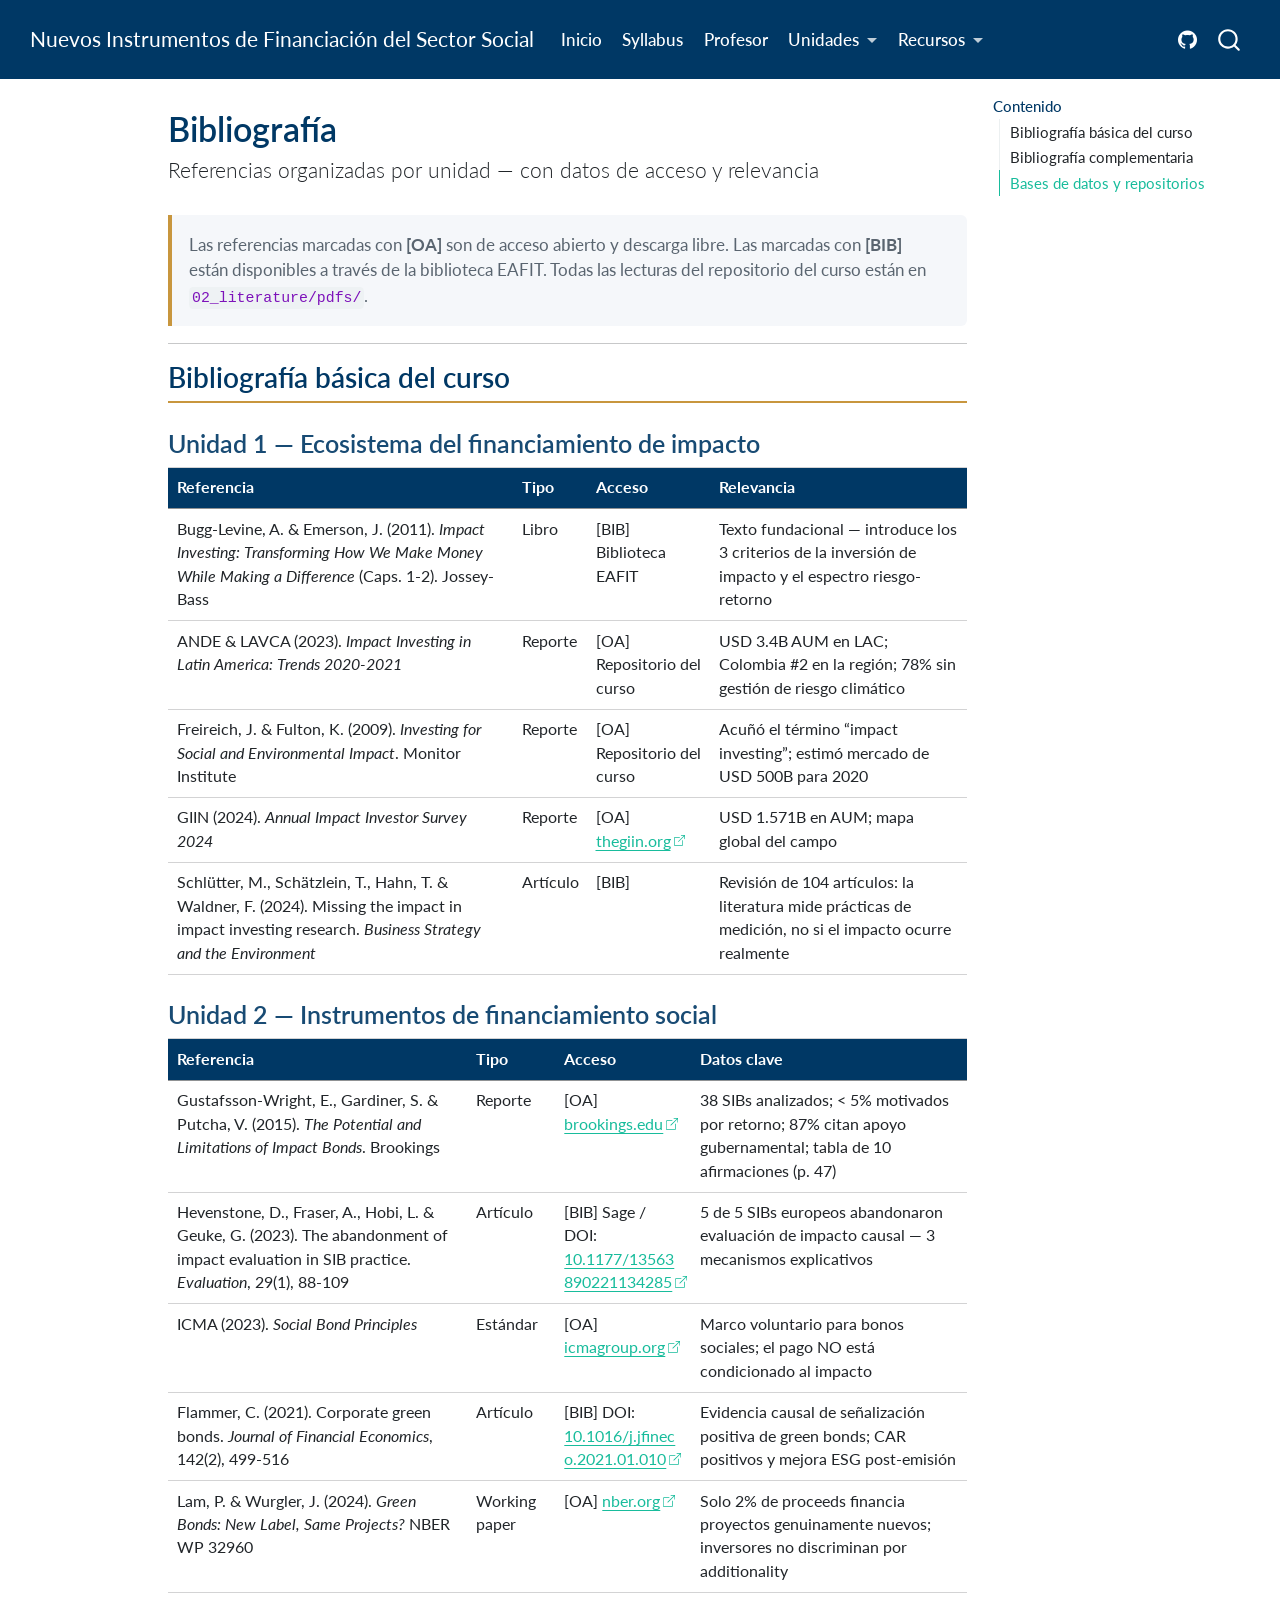
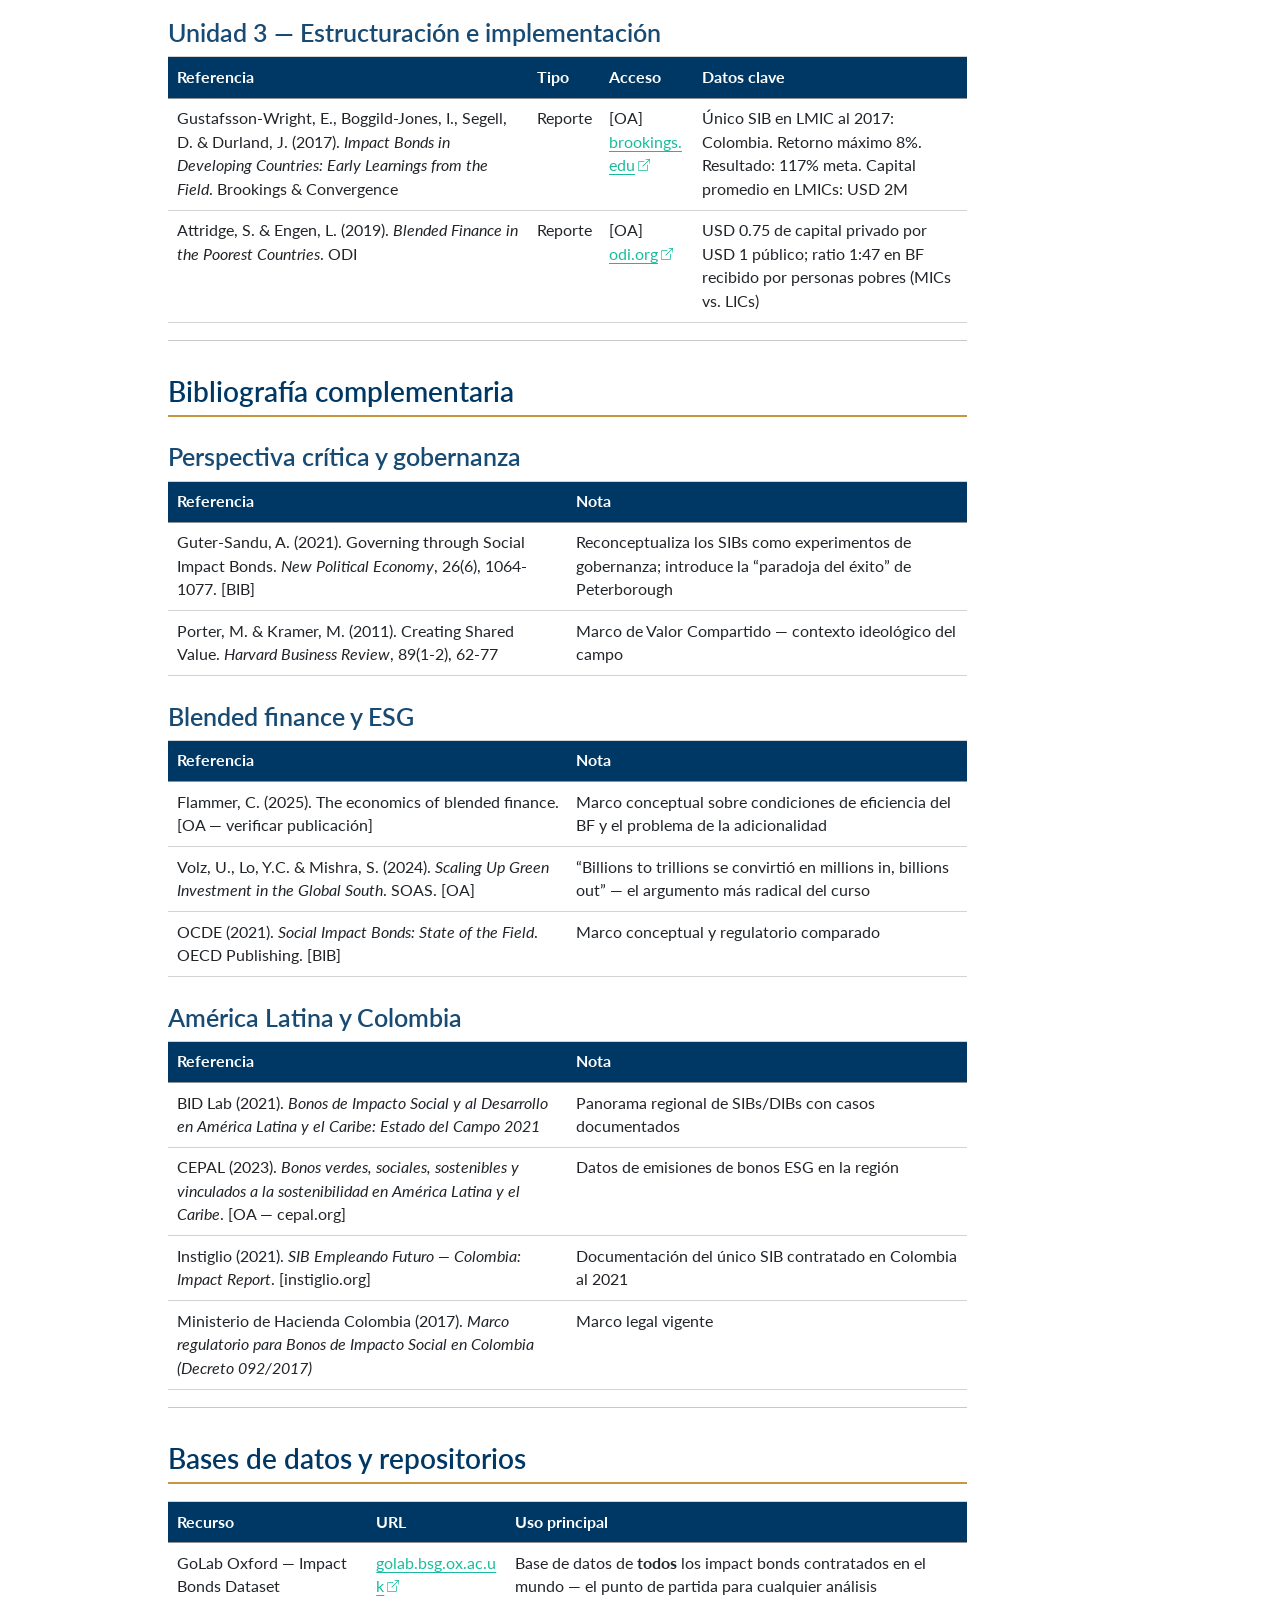
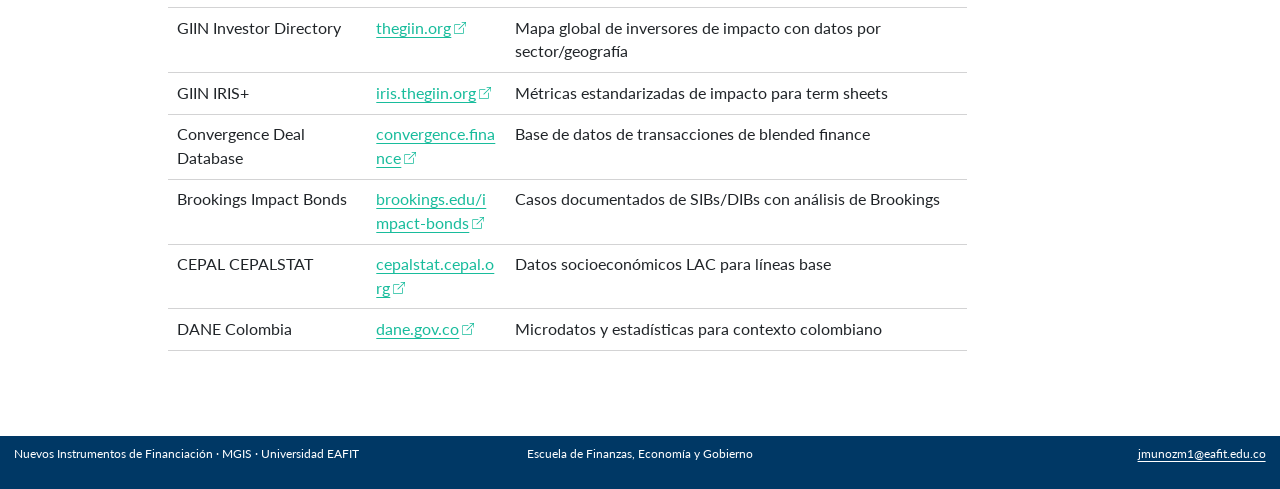
<file: recursos/bibliografia.html>
<!DOCTYPE html>
<html xmlns="http://www.w3.org/1999/xhtml" lang="es" xml:lang="es"><head>

<meta charset="utf-8">
<meta name="generator" content="quarto-1.9.36">

<meta name="viewport" content="width=device-width, initial-scale=1.0, user-scalable=yes">


<title>Bibliografía – Nuevos Instrumentos de Financiación del Sector Social</title>
<style>
/* Default styles provided by pandoc.
** See https://pandoc.org/MANUAL.html#variables-for-html for config info.
*/
code{white-space: pre-wrap;}
span.smallcaps{font-variant: small-caps;}
div.columns{display: flex; gap: min(4vw, 1.5em);}
div.column{flex: auto; overflow-x: auto;}
div.hanging-indent{margin-left: 1.5em; text-indent: -1.5em;}
ul.task-list{list-style: none;}
ul.task-list li input[type="checkbox"] {
  width: 0.8em;
  margin: 0 0.8em 0.2em -1em; /* quarto-specific, see https://github.com/quarto-dev/quarto-cli/issues/4556 */ 
  vertical-align: middle;
}
</style>


<script src="../site_libs/quarto-nav/quarto-nav.js"></script>
<script src="../site_libs/quarto-nav/headroom.min.js"></script>
<script src="../site_libs/clipboard/clipboard.min.js"></script>
<script src="../site_libs/quarto-search/autocomplete.umd.js"></script>
<script src="../site_libs/quarto-search/fuse.min.js"></script>
<script src="../site_libs/quarto-search/quarto-search.js"></script>
<meta name="quarto:offset" content="../">
<script src="../site_libs/quarto-html/quarto.js" type="module"></script>
<script src="../site_libs/quarto-html/tabsets/tabsets.js" type="module"></script>
<script src="../site_libs/quarto-html/popper.min.js"></script>
<script src="../site_libs/quarto-html/tippy.umd.min.js"></script>
<script src="../site_libs/quarto-html/anchor.min.js"></script>
<link href="../site_libs/quarto-html/tippy.css" rel="stylesheet">
<link href="../site_libs/quarto-html/quarto-syntax-highlighting-845c23b38eaddc0f92fda52bfe77a8c8.css" rel="stylesheet" id="quarto-text-highlighting-styles">
<script src="../site_libs/bootstrap/bootstrap.min.js"></script>
<link href="../site_libs/bootstrap/bootstrap-icons.css" rel="stylesheet">
<link href="../site_libs/bootstrap/bootstrap-b32126786ec2fd5a7749e2e1ab9ae7ad.min.css" rel="stylesheet" append-hash="true" id="quarto-bootstrap" data-mode="light">
<script id="quarto-search-options" type="application/json">{
  "location": "navbar",
  "copy-button": false,
  "collapse-after": 3,
  "panel-placement": "end",
  "type": "overlay",
  "limit": 50,
  "keyboard-shortcut": [
    "f",
    "/",
    "s"
  ],
  "show-item-context": false,
  "language": {
    "search-no-results-text": "No se han encontrado resultados",
    "search-matching-documents-text": "documentos encontrados",
    "search-copy-link-title": "Copiar el enlace en la búsqueda",
    "search-hide-matches-text": "Ocultar resultados adicionales",
    "search-more-match-text": "resultado adicional en este documento",
    "search-more-matches-text": "resultados adicionales en este documento",
    "search-clear-button-title": "Borrar",
    "search-text-placeholder": "",
    "search-detached-cancel-button-title": "Cancelar",
    "search-submit-button-title": "Enviar",
    "search-label": "Buscar"
  }
}</script>


<link rel="stylesheet" href="../recursos/styles.css">
<meta property="og:title" content="Bibliografía – Nuevos Instrumentos de Financiación del Sector Social">
<meta property="og:description" content="Referencias organizadas por unidad — con datos de acceso y relevancia">
<meta property="og:site_name" content="Nuevos Instrumentos de Financiación del Sector Social">
</head>

<body class="nav-fixed quarto-light">

<div id="quarto-search-results"></div>
  <header id="quarto-header" class="headroom fixed-top">
    <nav class="navbar navbar-expand-lg " data-bs-theme="dark">
      <div class="navbar-container container-fluid">
      <div class="navbar-brand-container mx-auto">
    <a class="navbar-brand" href="../index.html">
    <span class="navbar-title">Nuevos Instrumentos de Financiación del Sector Social</span>
    </a>
  </div>
            <div id="quarto-search" class="" title="Buscar"></div>
          <button class="navbar-toggler" type="button" data-bs-toggle="collapse" data-bs-target="#navbarCollapse" aria-controls="navbarCollapse" role="menu" aria-expanded="false" aria-label="Navegación de palanca" onclick="if (window.quartoToggleHeadroom) { window.quartoToggleHeadroom(); }">
  <span class="navbar-toggler-icon"></span>
</button>
          <div class="collapse navbar-collapse" id="navbarCollapse">
            <ul class="navbar-nav navbar-nav-scroll me-auto">
  <li class="nav-item">
    <a class="nav-link" href="../index.html"> 
<span class="menu-text">Inicio</span></a>
  </li>  
  <li class="nav-item">
    <a class="nav-link" href="../syllabus.html"> 
<span class="menu-text">Syllabus</span></a>
  </li>  
  <li class="nav-item">
    <a class="nav-link" href="../sobre.html"> 
<span class="menu-text">Profesor</span></a>
  </li>  
  <li class="nav-item dropdown ">
    <a class="nav-link dropdown-toggle" href="#" id="nav-menu-unidades" role="link" data-bs-toggle="dropdown" aria-expanded="false">
 <span class="menu-text">Unidades</span>
    </a>
    <ul class="dropdown-menu" aria-labelledby="nav-menu-unidades">    
        <li>
    <a class="dropdown-item" href="../unidades/unidad-01.html">
 <span class="dropdown-text">Unidad 1 — Ecosistema</span></a>
  </li>  
        <li>
    <a class="dropdown-item" href="../unidades/unidad-02.html">
 <span class="dropdown-text">Unidad 2 — Instrumentos</span></a>
  </li>  
        <li>
    <a class="dropdown-item" href="../unidades/unidad-03.html">
 <span class="dropdown-text">Unidad 3 — Estructuración</span></a>
  </li>  
    </ul>
  </li>
  <li class="nav-item dropdown ">
    <a class="nav-link dropdown-toggle" href="#" id="nav-menu-recursos" role="link" data-bs-toggle="dropdown" aria-expanded="false">
 <span class="menu-text">Recursos</span>
    </a>
    <ul class="dropdown-menu" aria-labelledby="nav-menu-recursos">    
        <li>
    <a class="dropdown-item" href="../recursos/bibliografia.html">
 <span class="dropdown-text">Bibliografía</span></a>
  </li>  
        <li>
    <a class="dropdown-item" href="../recursos/glosario.html">
 <span class="dropdown-text">Glosario</span></a>
  </li>  
        <li>
    <a class="dropdown-item" href="../recursos/herramientas.html">
 <span class="dropdown-text">Herramientas</span></a>
  </li>  
    </ul>
  </li>
</ul>
            <ul class="navbar-nav navbar-nav-scroll ms-auto">
  <li class="nav-item compact">
    <a class="nav-link" href="https://github.com/jcmunoz-mora"> <i class="bi bi-github" role="img" aria-label="GitHub">
</i> 
<span class="menu-text"></span></a>
  </li>  
</ul>
          </div> <!-- /navcollapse -->
            <div class="quarto-navbar-tools">
</div>
      </div> <!-- /container-fluid -->
    </nav>
</header>
<!-- content -->
<div id="quarto-content" class="quarto-container page-columns page-rows-contents page-layout-article page-navbar">
<!-- sidebar -->
<!-- margin-sidebar -->
    <div id="quarto-margin-sidebar" class="sidebar margin-sidebar">
        <nav id="TOC" role="doc-toc" class="toc-active">
    <h2 id="toc-title">Contenido</h2>
   
  <ul class="collapse">
  <li><a href="#bibliografía-básica-del-curso" id="toc-bibliografía-básica-del-curso" class="nav-link active" data-scroll-target="#bibliografía-básica-del-curso">Bibliografía básica del curso</a></li>
  <li><a href="#bibliografía-complementaria" id="toc-bibliografía-complementaria" class="nav-link" data-scroll-target="#bibliografía-complementaria">Bibliografía complementaria</a></li>
  <li><a href="#bases-de-datos-y-repositorios" id="toc-bases-de-datos-y-repositorios" class="nav-link" data-scroll-target="#bases-de-datos-y-repositorios">Bases de datos y repositorios</a></li>
  </ul>
</nav>
    </div>
<!-- main -->
<main class="content" id="quarto-document-content">

<header id="title-block-header" class="quarto-title-block default">
<div class="quarto-title">
<h1 class="title">Bibliografía</h1>
<p class="subtitle lead">Referencias organizadas por unidad — con datos de acceso y relevancia</p>
</div>



<div class="quarto-title-meta">

    
  
    
  </div>
  


</header>


<blockquote class="blockquote">
<p>Las referencias marcadas con <strong>[OA]</strong> son de acceso abierto y descarga libre. Las marcadas con <strong>[BIB]</strong> están disponibles a través de la biblioteca EAFIT. Todas las lecturas del repositorio del curso están en <code>02_literature/pdfs/</code>.</p>
</blockquote>
<hr>
<section id="bibliografía-básica-del-curso" class="level2">
<h2 class="anchored" data-anchor-id="bibliografía-básica-del-curso">Bibliografía básica del curso</h2>
<section id="unidad-1-ecosistema-del-financiamiento-de-impacto" class="level3">
<h3 class="anchored" data-anchor-id="unidad-1-ecosistema-del-financiamiento-de-impacto">Unidad 1 — Ecosistema del financiamiento de impacto</h3>
<table class="caption-top table">
<thead>
<tr class="header">
<th>Referencia</th>
<th>Tipo</th>
<th>Acceso</th>
<th>Relevancia</th>
</tr>
</thead>
<tbody>
<tr class="odd">
<td>Bugg-Levine, A. &amp; Emerson, J. (2011). <em>Impact Investing: Transforming How We Make Money While Making a Difference</em> (Caps. 1-2). Jossey-Bass</td>
<td>Libro</td>
<td>[BIB] Biblioteca EAFIT</td>
<td>Texto fundacional — introduce los 3 criterios de la inversión de impacto y el espectro riesgo-retorno</td>
</tr>
<tr class="even">
<td>ANDE &amp; LAVCA (2023). <em>Impact Investing in Latin America: Trends 2020-2021</em></td>
<td>Reporte</td>
<td>[OA] Repositorio del curso</td>
<td>USD 3.4B AUM en LAC; Colombia #2 en la región; 78% sin gestión de riesgo climático</td>
</tr>
<tr class="odd">
<td>Freireich, J. &amp; Fulton, K. (2009). <em>Investing for Social and Environmental Impact</em>. Monitor Institute</td>
<td>Reporte</td>
<td>[OA] Repositorio del curso</td>
<td>Acuñó el término “impact investing”; estimó mercado de USD 500B para 2020</td>
</tr>
<tr class="even">
<td>GIIN (2024). <em>Annual Impact Investor Survey 2024</em></td>
<td>Reporte</td>
<td>[OA] <a href="https://thegiin.org">thegiin.org</a></td>
<td>USD 1.571B en AUM; mapa global del campo</td>
</tr>
<tr class="odd">
<td>Schlütter, M., Schätzlein, T., Hahn, T. &amp; Waldner, F. (2024). Missing the impact in impact investing research. <em>Business Strategy and the Environment</em></td>
<td>Artículo</td>
<td>[BIB]</td>
<td>Revisión de 104 artículos: la literatura mide prácticas de medición, no si el impacto ocurre realmente</td>
</tr>
</tbody>
</table>
</section>
<section id="unidad-2-instrumentos-de-financiamiento-social" class="level3">
<h3 class="anchored" data-anchor-id="unidad-2-instrumentos-de-financiamiento-social">Unidad 2 — Instrumentos de financiamiento social</h3>
<table class="caption-top table">
<thead>
<tr class="header">
<th>Referencia</th>
<th>Tipo</th>
<th>Acceso</th>
<th>Datos clave</th>
</tr>
</thead>
<tbody>
<tr class="odd">
<td>Gustafsson-Wright, E., Gardiner, S. &amp; Putcha, V. (2015). <em>The Potential and Limitations of Impact Bonds</em>. Brookings</td>
<td>Reporte</td>
<td>[OA] <a href="https://www.brookings.edu">brookings.edu</a></td>
<td>38 SIBs analizados; &lt; 5% motivados por retorno; 87% citan apoyo gubernamental; tabla de 10 afirmaciones (p.&nbsp;47)</td>
</tr>
<tr class="even">
<td>Hevenstone, D., Fraser, A., Hobi, L. &amp; Geuke, G. (2023). The abandonment of impact evaluation in SIB practice. <em>Evaluation</em>, 29(1), 88-109</td>
<td>Artículo</td>
<td>[BIB] Sage / DOI: <a href="https://doi.org/10.1177/13563890221134285">10.1177/13563890221134285</a></td>
<td>5 de 5 SIBs europeos abandonaron evaluación de impacto causal — 3 mecanismos explicativos</td>
</tr>
<tr class="odd">
<td>ICMA (2023). <em>Social Bond Principles</em></td>
<td>Estándar</td>
<td>[OA] <a href="https://www.icmagroup.org">icmagroup.org</a></td>
<td>Marco voluntario para bonos sociales; el pago NO está condicionado al impacto</td>
</tr>
<tr class="even">
<td>Flammer, C. (2021). Corporate green bonds. <em>Journal of Financial Economics</em>, 142(2), 499-516</td>
<td>Artículo</td>
<td>[BIB] DOI: <a href="https://doi.org/10.1016/j.jfineco.2021.01.010">10.1016/j.jfineco.2021.01.010</a></td>
<td>Evidencia causal de señalización positiva de green bonds; CAR positivos y mejora ESG post-emisión</td>
</tr>
<tr class="odd">
<td>Lam, P. &amp; Wurgler, J. (2024). <em>Green Bonds: New Label, Same Projects?</em> NBER WP 32960</td>
<td>Working paper</td>
<td>[OA] <a href="https://nber.org">nber.org</a></td>
<td>Solo 2% de proceeds financia proyectos genuinamente nuevos; inversores no discriminan por additionality</td>
</tr>
</tbody>
</table>
</section>
<section id="unidad-3-estructuración-e-implementación" class="level3">
<h3 class="anchored" data-anchor-id="unidad-3-estructuración-e-implementación">Unidad 3 — Estructuración e implementación</h3>
<table class="caption-top table">
<thead>
<tr class="header">
<th>Referencia</th>
<th>Tipo</th>
<th>Acceso</th>
<th>Datos clave</th>
</tr>
</thead>
<tbody>
<tr class="odd">
<td>Gustafsson-Wright, E., Boggild-Jones, I., Segell, D. &amp; Durland, J. (2017). <em>Impact Bonds in Developing Countries: Early Learnings from the Field</em>. Brookings &amp; Convergence</td>
<td>Reporte</td>
<td>[OA] <a href="https://www.brookings.edu">brookings.edu</a></td>
<td>Único SIB en LMIC al 2017: Colombia. Retorno máximo 8%. Resultado: 117% meta. Capital promedio en LMICs: USD 2M</td>
</tr>
<tr class="even">
<td>Attridge, S. &amp; Engen, L. (2019). <em>Blended Finance in the Poorest Countries</em>. ODI</td>
<td>Reporte</td>
<td>[OA] <a href="https://odi.org">odi.org</a></td>
<td>USD 0.75 de capital privado por USD 1 público; ratio 1:47 en BF recibido por personas pobres (MICs vs.&nbsp;LICs)</td>
</tr>
</tbody>
</table>
<hr>
</section>
</section>
<section id="bibliografía-complementaria" class="level2">
<h2 class="anchored" data-anchor-id="bibliografía-complementaria">Bibliografía complementaria</h2>
<section id="perspectiva-crítica-y-gobernanza" class="level3">
<h3 class="anchored" data-anchor-id="perspectiva-crítica-y-gobernanza">Perspectiva crítica y gobernanza</h3>
<table class="caption-top table">
<colgroup>
<col style="width: 50%">
<col style="width: 50%">
</colgroup>
<thead>
<tr class="header">
<th>Referencia</th>
<th>Nota</th>
</tr>
</thead>
<tbody>
<tr class="odd">
<td>Guter-Sandu, A. (2021). Governing through Social Impact Bonds. <em>New Political Economy</em>, 26(6), 1064-1077. [BIB]</td>
<td>Reconceptualiza los SIBs como experimentos de gobernanza; introduce la “paradoja del éxito” de Peterborough</td>
</tr>
<tr class="even">
<td>Porter, M. &amp; Kramer, M. (2011). Creating Shared Value. <em>Harvard Business Review</em>, 89(1-2), 62-77</td>
<td>Marco de Valor Compartido — contexto ideológico del campo</td>
</tr>
</tbody>
</table>
</section>
<section id="blended-finance-y-esg" class="level3">
<h3 class="anchored" data-anchor-id="blended-finance-y-esg">Blended finance y ESG</h3>
<table class="caption-top table">
<colgroup>
<col style="width: 50%">
<col style="width: 50%">
</colgroup>
<thead>
<tr class="header">
<th>Referencia</th>
<th>Nota</th>
</tr>
</thead>
<tbody>
<tr class="odd">
<td>Flammer, C. (2025). The economics of blended finance. [OA — verificar publicación]</td>
<td>Marco conceptual sobre condiciones de eficiencia del BF y el problema de la adicionalidad</td>
</tr>
<tr class="even">
<td>Volz, U., Lo, Y.C. &amp; Mishra, S. (2024). <em>Scaling Up Green Investment in the Global South</em>. SOAS. [OA]</td>
<td>“Billions to trillions se convirtió en millions in, billions out” — el argumento más radical del curso</td>
</tr>
<tr class="odd">
<td>OCDE (2021). <em>Social Impact Bonds: State of the Field</em>. OECD Publishing. [BIB]</td>
<td>Marco conceptual y regulatorio comparado</td>
</tr>
</tbody>
</table>
</section>
<section id="américa-latina-y-colombia" class="level3">
<h3 class="anchored" data-anchor-id="américa-latina-y-colombia">América Latina y Colombia</h3>
<table class="caption-top table">
<colgroup>
<col style="width: 50%">
<col style="width: 50%">
</colgroup>
<thead>
<tr class="header">
<th>Referencia</th>
<th>Nota</th>
</tr>
</thead>
<tbody>
<tr class="odd">
<td>BID Lab (2021). <em>Bonos de Impacto Social y al Desarrollo en América Latina y el Caribe: Estado del Campo 2021</em></td>
<td>Panorama regional de SIBs/DIBs con casos documentados</td>
</tr>
<tr class="even">
<td>CEPAL (2023). <em>Bonos verdes, sociales, sostenibles y vinculados a la sostenibilidad en América Latina y el Caribe</em>. [OA — cepal.org]</td>
<td>Datos de emisiones de bonos ESG en la región</td>
</tr>
<tr class="odd">
<td>Instiglio (2021). <em>SIB Empleando Futuro — Colombia: Impact Report</em>. [instiglio.org]</td>
<td>Documentación del único SIB contratado en Colombia al 2021</td>
</tr>
<tr class="even">
<td>Ministerio de Hacienda Colombia (2017). <em>Marco regulatorio para Bonos de Impacto Social en Colombia (Decreto 092/2017)</em></td>
<td>Marco legal vigente</td>
</tr>
</tbody>
</table>
<hr>
</section>
</section>
<section id="bases-de-datos-y-repositorios" class="level2">
<h2 class="anchored" data-anchor-id="bases-de-datos-y-repositorios">Bases de datos y repositorios</h2>
<table class="caption-top table">
<thead>
<tr class="header">
<th>Recurso</th>
<th>URL</th>
<th>Uso principal</th>
</tr>
</thead>
<tbody>
<tr class="odd">
<td>GoLab Oxford — Impact Bonds Dataset</td>
<td><a href="https://golab.bsg.ox.ac.uk">golab.bsg.ox.ac.uk</a></td>
<td>Base de datos de <strong>todos</strong> los impact bonds contratados en el mundo — el punto de partida para cualquier análisis</td>
</tr>
<tr class="even">
<td>GIIN Investor Directory</td>
<td><a href="https://thegiin.org">thegiin.org</a></td>
<td>Mapa global de inversores de impacto con datos por sector/geografía</td>
</tr>
<tr class="odd">
<td>GIIN IRIS+</td>
<td><a href="https://iris.thegiin.org">iris.thegiin.org</a></td>
<td>Métricas estandarizadas de impacto para term sheets</td>
</tr>
<tr class="even">
<td>Convergence Deal Database</td>
<td><a href="https://convergence.finance">convergence.finance</a></td>
<td>Base de datos de transacciones de blended finance</td>
</tr>
<tr class="odd">
<td>Brookings Impact Bonds</td>
<td><a href="https://www.brookings.edu/project/impact-bonds-database/">brookings.edu/impact-bonds</a></td>
<td>Casos documentados de SIBs/DIBs con análisis de Brookings</td>
</tr>
<tr class="even">
<td>CEPAL CEPALSTAT</td>
<td><a href="https://cepalstat.cepal.org">cepalstat.cepal.org</a></td>
<td>Datos socioeconómicos LAC para líneas base</td>
</tr>
<tr class="odd">
<td>DANE Colombia</td>
<td><a href="https://www.dane.gov.co">dane.gov.co</a></td>
<td>Microdatos y estadísticas para contexto colombiano</td>
</tr>
</tbody>
</table>


</section>

</main> <!-- /main -->
<script id="quarto-html-after-body" type="application/javascript">
  window.document.addEventListener("DOMContentLoaded", function (event) {
    const icon = "";
    const anchorJS = new window.AnchorJS();
    anchorJS.options = {
      placement: 'right',
      icon: icon
    };
    anchorJS.add('.anchored');
    const isCodeAnnotation = (el) => {
      for (const clz of el.classList) {
        if (clz.startsWith('code-annotation-')) {                     
          return true;
        }
      }
      return false;
    }
    const onCopySuccess = function(e) {
      // button target
      const button = e.trigger;
      // don't keep focus
      button.blur();
      // flash "checked"
      button.classList.add('code-copy-button-checked');
      var currentTitle = button.getAttribute("title");
      button.setAttribute("title", "Copiado");
      let tooltip;
      if (window.bootstrap) {
        button.setAttribute("data-bs-toggle", "tooltip");
        button.setAttribute("data-bs-placement", "left");
        button.setAttribute("data-bs-title", "Copiado");
        tooltip = new bootstrap.Tooltip(button, 
          { trigger: "manual", 
            customClass: "code-copy-button-tooltip",
            offset: [0, -8]});
        tooltip.show();    
      }
      setTimeout(function() {
        if (tooltip) {
          tooltip.hide();
          button.removeAttribute("data-bs-title");
          button.removeAttribute("data-bs-toggle");
          button.removeAttribute("data-bs-placement");
        }
        button.setAttribute("title", currentTitle);
        button.classList.remove('code-copy-button-checked');
      }, 1000);
      // clear code selection
      e.clearSelection();
    }
    const getTextToCopy = function(trigger) {
      const outerScaffold = trigger.parentElement.cloneNode(true);
      const codeEl = outerScaffold.querySelector('code');
      for (const childEl of codeEl.children) {
        if (isCodeAnnotation(childEl)) {
          childEl.remove();
        }
      }
      return codeEl.innerText;
    }
    const clipboard = new window.ClipboardJS('.code-copy-button:not([data-in-quarto-modal])', {
      text: getTextToCopy
    });
    clipboard.on('success', onCopySuccess);
    if (window.document.getElementById('quarto-embedded-source-code-modal')) {
      const clipboardModal = new window.ClipboardJS('.code-copy-button[data-in-quarto-modal]', {
        text: getTextToCopy,
        container: window.document.getElementById('quarto-embedded-source-code-modal')
      });
      clipboardModal.on('success', onCopySuccess);
    }
      var localhostRegex = new RegExp(/^(?:http|https):\/\/localhost\:?[0-9]*\//);
      var mailtoRegex = new RegExp(/^mailto:/);
        var filterRegex = new RegExp("https:\/\/jcmunozmora\.github\.io\/mgis-instrumentos-financiacion\/");
      var isInternal = (href) => {
          return filterRegex.test(href) || localhostRegex.test(href) || mailtoRegex.test(href);
      }
      // Inspect non-navigation links and adorn them if external
     var links = window.document.querySelectorAll('a[href]:not(.nav-link):not(.navbar-brand):not(.toc-action):not(.sidebar-link):not(.sidebar-item-toggle):not(.pagination-link):not(.no-external):not([aria-hidden]):not(.dropdown-item):not(.quarto-navigation-tool):not(.about-link)');
      for (var i=0; i<links.length; i++) {
        const link = links[i];
        if (!isInternal(link.href)) {
          // undo the damage that might have been done by quarto-nav.js in the case of
          // links that we want to consider external
          if (link.dataset.originalHref !== undefined) {
            link.href = link.dataset.originalHref;
          }
            // target, if specified
            link.setAttribute("target", "_blank");
            if (link.getAttribute("rel") === null) {
              link.setAttribute("rel", "noopener");
            }
            // default icon
            link.classList.add("external");
        }
      }
    function tippyHover(el, contentFn, onTriggerFn, onUntriggerFn) {
      const config = {
        allowHTML: true,
        maxWidth: 500,
        delay: 100,
        arrow: false,
        appendTo: function(el) {
            return el.parentElement;
        },
        interactive: true,
        interactiveBorder: 10,
        theme: 'quarto',
        placement: 'bottom-start',
      };
      if (contentFn) {
        config.content = contentFn;
      }
      if (onTriggerFn) {
        config.onTrigger = onTriggerFn;
      }
      if (onUntriggerFn) {
        config.onUntrigger = onUntriggerFn;
      }
      window.tippy(el, config); 
    }
    const noterefs = window.document.querySelectorAll('a[role="doc-noteref"]');
    for (var i=0; i<noterefs.length; i++) {
      const ref = noterefs[i];
      tippyHover(ref, function() {
        // use id or data attribute instead here
        let href = ref.getAttribute('data-footnote-href') || ref.getAttribute('href');
        try { href = new URL(href).hash; } catch {}
        const id = href.replace(/^#\/?/, "");
        const note = window.document.getElementById(id);
        if (note) {
          return note.innerHTML;
        } else {
          return "";
        }
      });
    }
    const xrefs = window.document.querySelectorAll('a.quarto-xref');
    const processXRef = (id, note) => {
      // Strip column container classes
      const stripColumnClz = (el) => {
        el.classList.remove("page-full", "page-columns");
        if (el.children) {
          for (const child of el.children) {
            stripColumnClz(child);
          }
        }
      }
      stripColumnClz(note)
      if (id === null || id.startsWith('sec-')) {
        // Special case sections, only their first couple elements
        const container = document.createElement("div");
        if (note.children && note.children.length > 2) {
          container.appendChild(note.children[0].cloneNode(true));
          for (let i = 1; i < note.children.length; i++) {
            const child = note.children[i];
            if (child.tagName === "P" && child.innerText === "") {
              continue;
            } else {
              container.appendChild(child.cloneNode(true));
              break;
            }
          }
          if (window.Quarto?.typesetMath) {
            window.Quarto.typesetMath(container);
          }
          return container.innerHTML
        } else {
          if (window.Quarto?.typesetMath) {
            window.Quarto.typesetMath(note);
          }
          return note.innerHTML;
        }
      } else {
        // Remove any anchor links if they are present
        const anchorLink = note.querySelector('a.anchorjs-link');
        if (anchorLink) {
          anchorLink.remove();
        }
        if (window.Quarto?.typesetMath) {
          window.Quarto.typesetMath(note);
        }
        if (note.classList.contains("callout")) {
          return note.outerHTML;
        } else {
          return note.innerHTML;
        }
      }
    }
    for (var i=0; i<xrefs.length; i++) {
      const xref = xrefs[i];
      tippyHover(xref, undefined, function(instance) {
        instance.disable();
        let url = xref.getAttribute('href');
        let hash = undefined; 
        if (url.startsWith('#')) {
          hash = url;
        } else {
          try { hash = new URL(url).hash; } catch {}
        }
        if (hash) {
          const id = hash.replace(/^#\/?/, "");
          const note = window.document.getElementById(id);
          if (note !== null) {
            try {
              const html = processXRef(id, note.cloneNode(true));
              instance.setContent(html);
            } finally {
              instance.enable();
              instance.show();
            }
          } else {
            // See if we can fetch this
            fetch(url.split('#')[0])
            .then(res => res.text())
            .then(html => {
              const parser = new DOMParser();
              const htmlDoc = parser.parseFromString(html, "text/html");
              const note = htmlDoc.getElementById(id);
              if (note !== null) {
                const html = processXRef(id, note);
                instance.setContent(html);
              } 
            }).finally(() => {
              instance.enable();
              instance.show();
            });
          }
        } else {
          // See if we can fetch a full url (with no hash to target)
          // This is a special case and we should probably do some content thinning / targeting
          fetch(url)
          .then(res => res.text())
          .then(html => {
            const parser = new DOMParser();
            const htmlDoc = parser.parseFromString(html, "text/html");
            const note = htmlDoc.querySelector('main.content');
            if (note !== null) {
              // This should only happen for chapter cross references
              // (since there is no id in the URL)
              // remove the first header
              if (note.children.length > 0 && note.children[0].tagName === "HEADER") {
                note.children[0].remove();
              }
              const html = processXRef(null, note);
              instance.setContent(html);
            } 
          }).finally(() => {
            instance.enable();
            instance.show();
          });
        }
      }, function(instance) {
      });
    }
        let selectedAnnoteEl;
        const selectorForAnnotation = ( cell, annotation) => {
          let cellAttr = 'data-code-cell="' + cell + '"';
          let lineAttr = 'data-code-annotation="' +  annotation + '"';
          const selector = 'span[' + cellAttr + '][' + lineAttr + ']';
          return selector;
        }
        const selectCodeLines = (annoteEl) => {
          const doc = window.document;
          const targetCell = annoteEl.getAttribute("data-target-cell");
          const targetAnnotation = annoteEl.getAttribute("data-target-annotation");
          const annoteSpan = window.document.querySelector(selectorForAnnotation(targetCell, targetAnnotation));
          const lines = annoteSpan.getAttribute("data-code-lines").split(",");
          const lineIds = lines.map((line) => {
            return targetCell + "-" + line;
          })
          let top = null;
          let height = null;
          let parent = null;
          if (lineIds.length > 0) {
              //compute the position of the single el (top and bottom and make a div)
              const el = window.document.getElementById(lineIds[0]);
              top = el.offsetTop;
              height = el.offsetHeight;
              parent = el.parentElement.parentElement;
            if (lineIds.length > 1) {
              const lastEl = window.document.getElementById(lineIds[lineIds.length - 1]);
              const bottom = lastEl.offsetTop + lastEl.offsetHeight;
              height = bottom - top;
            }
            if (top !== null && height !== null && parent !== null) {
              // cook up a div (if necessary) and position it 
              let div = window.document.getElementById("code-annotation-line-highlight");
              if (div === null) {
                div = window.document.createElement("div");
                div.setAttribute("id", "code-annotation-line-highlight");
                div.style.position = 'absolute';
                parent.appendChild(div);
              }
              div.style.top = top - 2 + "px";
              div.style.height = height + 4 + "px";
              div.style.left = 0;
              let gutterDiv = window.document.getElementById("code-annotation-line-highlight-gutter");
              if (gutterDiv === null) {
                gutterDiv = window.document.createElement("div");
                gutterDiv.setAttribute("id", "code-annotation-line-highlight-gutter");
                gutterDiv.style.position = 'absolute';
                const codeCell = window.document.getElementById(targetCell);
                const gutter = codeCell.querySelector('.code-annotation-gutter');
                gutter.appendChild(gutterDiv);
              }
              gutterDiv.style.top = top - 2 + "px";
              gutterDiv.style.height = height + 4 + "px";
            }
            selectedAnnoteEl = annoteEl;
          }
        };
        const unselectCodeLines = () => {
          const elementsIds = ["code-annotation-line-highlight", "code-annotation-line-highlight-gutter"];
          elementsIds.forEach((elId) => {
            const div = window.document.getElementById(elId);
            if (div) {
              div.remove();
            }
          });
          selectedAnnoteEl = undefined;
        };
          // Handle positioning of the toggle
      window.addEventListener(
        "resize",
        throttle(() => {
          elRect = undefined;
          if (selectedAnnoteEl) {
            selectCodeLines(selectedAnnoteEl);
          }
        }, 10)
      );
      function throttle(fn, ms) {
      let throttle = false;
      let timer;
        return (...args) => {
          if(!throttle) { // first call gets through
              fn.apply(this, args);
              throttle = true;
          } else { // all the others get throttled
              if(timer) clearTimeout(timer); // cancel #2
              timer = setTimeout(() => {
                fn.apply(this, args);
                timer = throttle = false;
              }, ms);
          }
        };
      }
        // Attach click handler to the DT
        const annoteDls = window.document.querySelectorAll('dt[data-target-cell]');
        for (const annoteDlNode of annoteDls) {
          annoteDlNode.addEventListener('click', (event) => {
            const clickedEl = event.target;
            if (clickedEl !== selectedAnnoteEl) {
              unselectCodeLines();
              const activeEl = window.document.querySelector('dt[data-target-cell].code-annotation-active');
              if (activeEl) {
                activeEl.classList.remove('code-annotation-active');
              }
              selectCodeLines(clickedEl);
              clickedEl.classList.add('code-annotation-active');
            } else {
              // Unselect the line
              unselectCodeLines();
              clickedEl.classList.remove('code-annotation-active');
            }
          });
        }
    const findCites = (el) => {
      const parentEl = el.parentElement;
      if (parentEl) {
        const cites = parentEl.dataset.cites;
        if (cites) {
          return {
            el,
            cites: cites.split(' ')
          };
        } else {
          return findCites(el.parentElement)
        }
      } else {
        return undefined;
      }
    };
    var bibliorefs = window.document.querySelectorAll('a[role="doc-biblioref"]');
    for (var i=0; i<bibliorefs.length; i++) {
      const ref = bibliorefs[i];
      const citeInfo = findCites(ref);
      if (citeInfo) {
        tippyHover(citeInfo.el, function() {
          var popup = window.document.createElement('div');
          citeInfo.cites.forEach(function(cite) {
            var citeDiv = window.document.createElement('div');
            citeDiv.classList.add('hanging-indent');
            citeDiv.classList.add('csl-entry');
            var biblioDiv = window.document.getElementById('ref-' + cite);
            if (biblioDiv) {
              citeDiv.innerHTML = biblioDiv.innerHTML;
            }
            popup.appendChild(citeDiv);
          });
          return popup.innerHTML;
        });
      }
    }
  });
  </script>
</div> <!-- /content -->
<footer class="footer">
  <div class="nav-footer">
    <div class="nav-footer-left">
<p>Nuevos Instrumentos de Financiación · MGIS · Universidad EAFIT</p>
</div>   
    <div class="nav-footer-center">
<p>Escuela de Finanzas, Economía y Gobierno</p>
</div>
    <div class="nav-footer-right">
<p><a href="mailto:jmunozm1@eafit.edu.co">jmunozm1@eafit.edu.co</a></p>
</div>
  </div>
</footer>




</body></html>
</file>
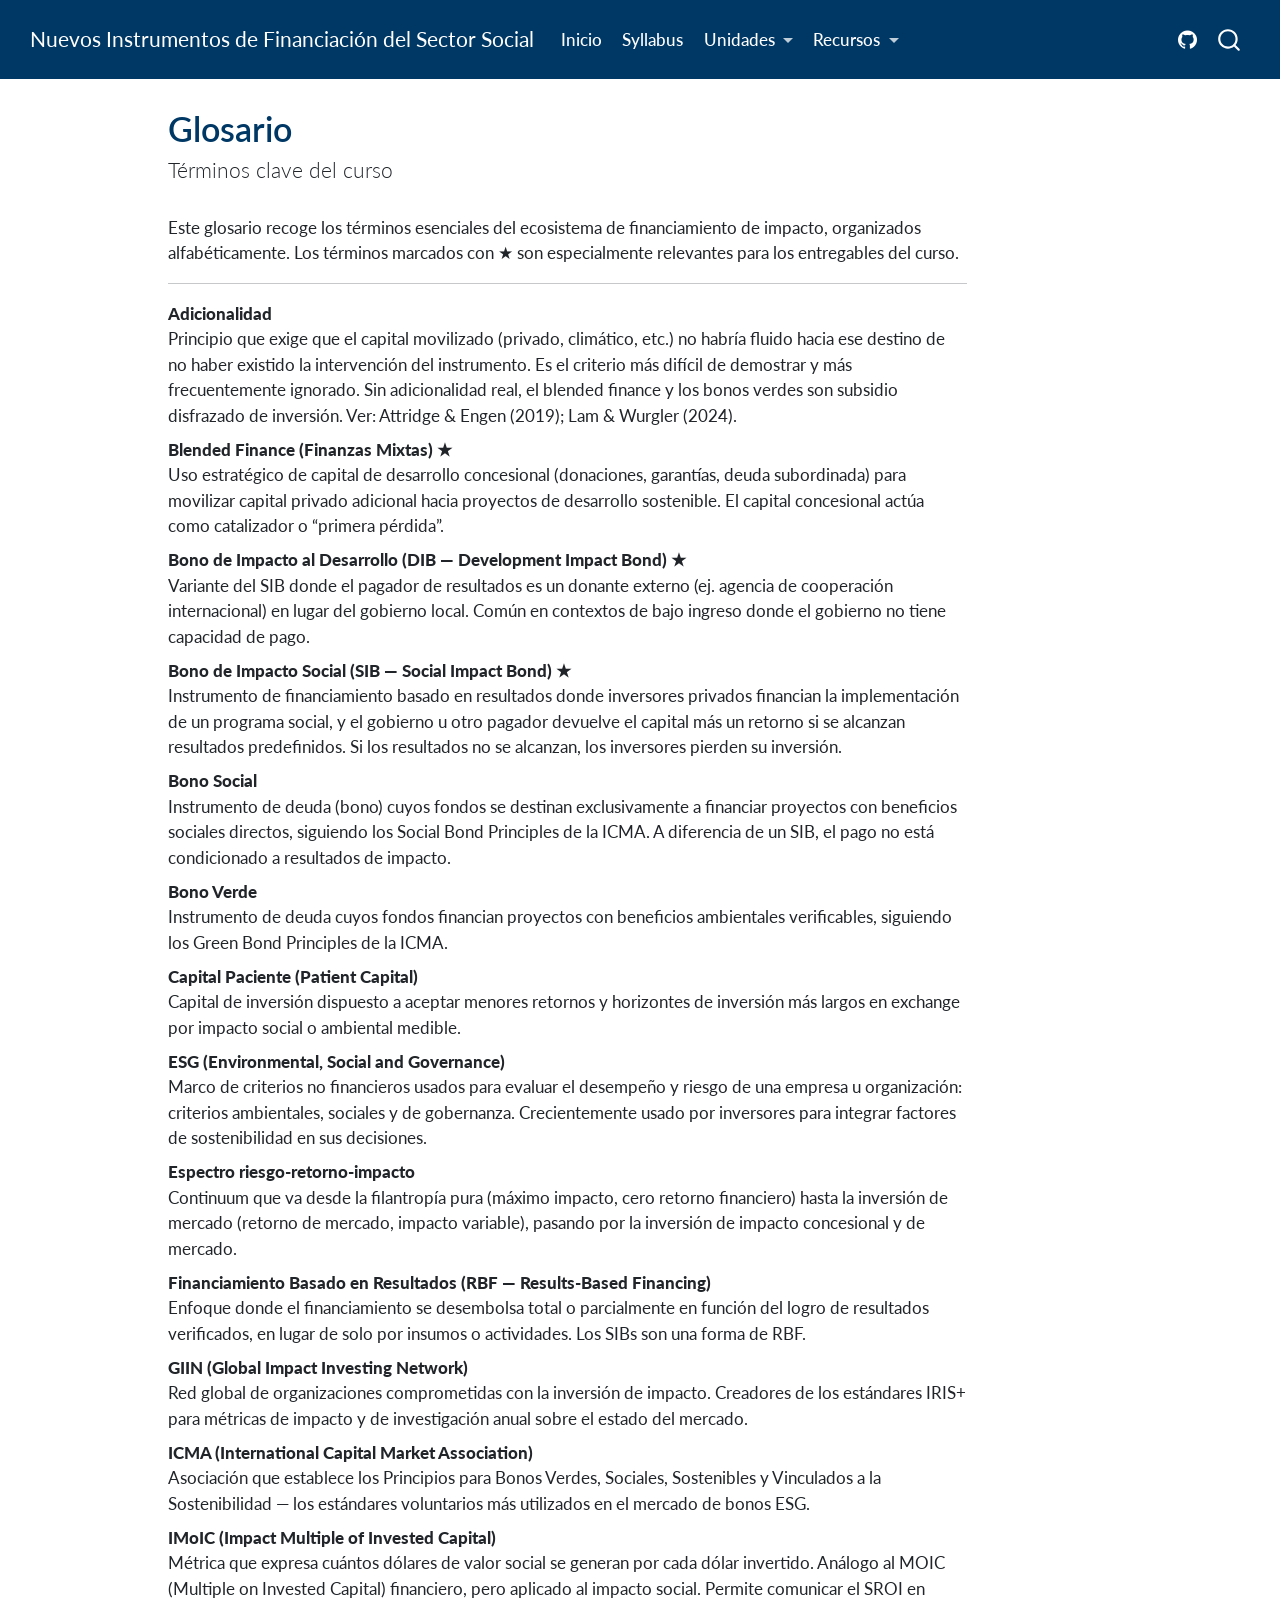
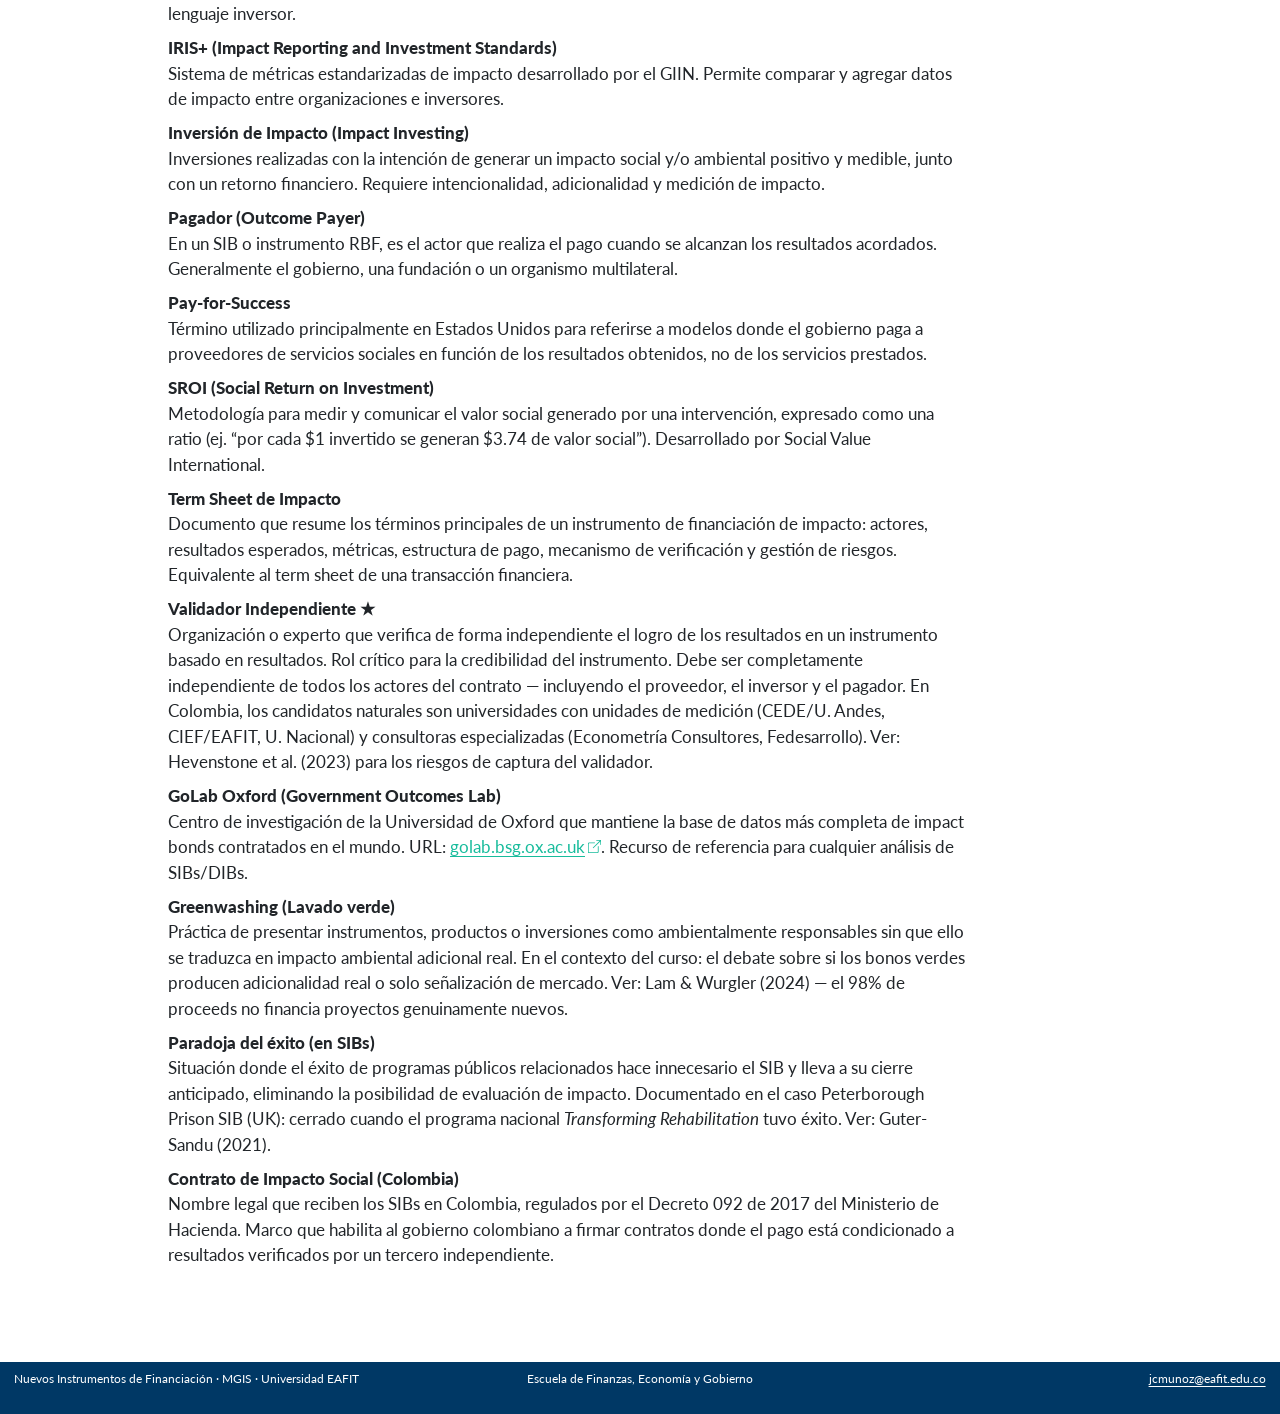
<file: recursos/glosario.html>
<!DOCTYPE html>
<html xmlns="http://www.w3.org/1999/xhtml" lang="es" xml:lang="es"><head>

<meta charset="utf-8">
<meta name="generator" content="quarto-1.9.36">

<meta name="viewport" content="width=device-width, initial-scale=1.0, user-scalable=yes">


<title>Glosario – Nuevos Instrumentos de Financiación del Sector Social</title>
<style>
/* Default styles provided by pandoc.
** See https://pandoc.org/MANUAL.html#variables-for-html for config info.
*/
code{white-space: pre-wrap;}
span.smallcaps{font-variant: small-caps;}
div.columns{display: flex; gap: min(4vw, 1.5em);}
div.column{flex: auto; overflow-x: auto;}
div.hanging-indent{margin-left: 1.5em; text-indent: -1.5em;}
ul.task-list{list-style: none;}
ul.task-list li input[type="checkbox"] {
  width: 0.8em;
  margin: 0 0.8em 0.2em -1em; /* quarto-specific, see https://github.com/quarto-dev/quarto-cli/issues/4556 */ 
  vertical-align: middle;
}
</style>


<script src="../site_libs/quarto-nav/quarto-nav.js"></script>
<script src="../site_libs/quarto-nav/headroom.min.js"></script>
<script src="../site_libs/clipboard/clipboard.min.js"></script>
<script src="../site_libs/quarto-search/autocomplete.umd.js"></script>
<script src="../site_libs/quarto-search/fuse.min.js"></script>
<script src="../site_libs/quarto-search/quarto-search.js"></script>
<meta name="quarto:offset" content="../">
<script src="../site_libs/quarto-html/quarto.js" type="module"></script>
<script src="../site_libs/quarto-html/tabsets/tabsets.js" type="module"></script>
<script src="../site_libs/quarto-html/popper.min.js"></script>
<script src="../site_libs/quarto-html/tippy.umd.min.js"></script>
<script src="../site_libs/quarto-html/anchor.min.js"></script>
<link href="../site_libs/quarto-html/tippy.css" rel="stylesheet">
<link href="../site_libs/quarto-html/quarto-syntax-highlighting-845c23b38eaddc0f92fda52bfe77a8c8.css" rel="stylesheet" id="quarto-text-highlighting-styles">
<script src="../site_libs/bootstrap/bootstrap.min.js"></script>
<link href="../site_libs/bootstrap/bootstrap-icons.css" rel="stylesheet">
<link href="../site_libs/bootstrap/bootstrap-b32126786ec2fd5a7749e2e1ab9ae7ad.min.css" rel="stylesheet" append-hash="true" id="quarto-bootstrap" data-mode="light">
<script id="quarto-search-options" type="application/json">{
  "location": "navbar",
  "copy-button": false,
  "collapse-after": 3,
  "panel-placement": "end",
  "type": "overlay",
  "limit": 50,
  "keyboard-shortcut": [
    "f",
    "/",
    "s"
  ],
  "show-item-context": false,
  "language": {
    "search-no-results-text": "No se han encontrado resultados",
    "search-matching-documents-text": "documentos encontrados",
    "search-copy-link-title": "Copiar el enlace en la búsqueda",
    "search-hide-matches-text": "Ocultar resultados adicionales",
    "search-more-match-text": "resultado adicional en este documento",
    "search-more-matches-text": "resultados adicionales en este documento",
    "search-clear-button-title": "Borrar",
    "search-text-placeholder": "",
    "search-detached-cancel-button-title": "Cancelar",
    "search-submit-button-title": "Enviar",
    "search-label": "Buscar"
  }
}</script>


<link rel="stylesheet" href="../recursos/styles.css">
<meta property="og:title" content="Glosario – Nuevos Instrumentos de Financiación del Sector Social">
<meta property="og:description" content="Términos clave del curso">
<meta property="og:site_name" content="Nuevos Instrumentos de Financiación del Sector Social">
</head>

<body class="nav-fixed quarto-light">

<div id="quarto-search-results"></div>
  <header id="quarto-header" class="headroom fixed-top">
    <nav class="navbar navbar-expand-lg " data-bs-theme="dark">
      <div class="navbar-container container-fluid">
      <div class="navbar-brand-container mx-auto">
    <a class="navbar-brand" href="../index.html">
    <span class="navbar-title">Nuevos Instrumentos de Financiación del Sector Social</span>
    </a>
  </div>
            <div id="quarto-search" class="" title="Buscar"></div>
          <button class="navbar-toggler" type="button" data-bs-toggle="collapse" data-bs-target="#navbarCollapse" aria-controls="navbarCollapse" role="menu" aria-expanded="false" aria-label="Navegación de palanca" onclick="if (window.quartoToggleHeadroom) { window.quartoToggleHeadroom(); }">
  <span class="navbar-toggler-icon"></span>
</button>
          <div class="collapse navbar-collapse" id="navbarCollapse">
            <ul class="navbar-nav navbar-nav-scroll me-auto">
  <li class="nav-item">
    <a class="nav-link" href="../index.html"> 
<span class="menu-text">Inicio</span></a>
  </li>  
  <li class="nav-item">
    <a class="nav-link" href="../syllabus.html"> 
<span class="menu-text">Syllabus</span></a>
  </li>  
  <li class="nav-item dropdown ">
    <a class="nav-link dropdown-toggle" href="#" id="nav-menu-unidades" role="link" data-bs-toggle="dropdown" aria-expanded="false">
 <span class="menu-text">Unidades</span>
    </a>
    <ul class="dropdown-menu" aria-labelledby="nav-menu-unidades">    
        <li>
    <a class="dropdown-item" href="../unidades/unidad-01.html">
 <span class="dropdown-text">Unidad 1 — Ecosistema</span></a>
  </li>  
        <li>
    <a class="dropdown-item" href="../unidades/unidad-02.html">
 <span class="dropdown-text">Unidad 2 — Instrumentos</span></a>
  </li>  
        <li>
    <a class="dropdown-item" href="../unidades/unidad-03.html">
 <span class="dropdown-text">Unidad 3 — Estructuración</span></a>
  </li>  
    </ul>
  </li>
  <li class="nav-item dropdown ">
    <a class="nav-link dropdown-toggle" href="#" id="nav-menu-recursos" role="link" data-bs-toggle="dropdown" aria-expanded="false">
 <span class="menu-text">Recursos</span>
    </a>
    <ul class="dropdown-menu" aria-labelledby="nav-menu-recursos">    
        <li>
    <a class="dropdown-item" href="../recursos/bibliografia.html">
 <span class="dropdown-text">Bibliografía</span></a>
  </li>  
        <li>
    <a class="dropdown-item" href="../recursos/glosario.html">
 <span class="dropdown-text">Glosario</span></a>
  </li>  
        <li>
    <a class="dropdown-item" href="../recursos/herramientas.html">
 <span class="dropdown-text">Herramientas</span></a>
  </li>  
    </ul>
  </li>
</ul>
            <ul class="navbar-nav navbar-nav-scroll ms-auto">
  <li class="nav-item compact">
    <a class="nav-link" href="https://github.com/jcmunoz-mora"> <i class="bi bi-github" role="img" aria-label="GitHub">
</i> 
<span class="menu-text"></span></a>
  </li>  
</ul>
          </div> <!-- /navcollapse -->
            <div class="quarto-navbar-tools">
</div>
      </div> <!-- /container-fluid -->
    </nav>
</header>
<!-- content -->
<div id="quarto-content" class="quarto-container page-columns page-rows-contents page-layout-article page-navbar">
<!-- sidebar -->
<!-- margin-sidebar -->
    <div id="quarto-margin-sidebar" class="sidebar margin-sidebar zindex-bottom">
        
    </div>
<!-- main -->
<main class="content" id="quarto-document-content">

<header id="title-block-header" class="quarto-title-block default">
<div class="quarto-title">
<h1 class="title">Glosario</h1>
<p class="subtitle lead">Términos clave del curso</p>
</div>



<div class="quarto-title-meta">

    
  
    
  </div>
  


</header>


<p>Este glosario recoge los términos esenciales del ecosistema de financiamiento de impacto, organizados alfabéticamente. Los términos marcados con ★ son especialmente relevantes para los entregables del curso.</p>
<hr>
<dl>
<dt><strong>Adicionalidad</strong></dt>
<dd>
Principio que exige que el capital movilizado (privado, climático, etc.) no habría fluido hacia ese destino de no haber existido la intervención del instrumento. Es el criterio más difícil de demostrar y más frecuentemente ignorado. Sin adicionalidad real, el blended finance y los bonos verdes son subsidio disfrazado de inversión. Ver: Attridge &amp; Engen (2019); Lam &amp; Wurgler (2024).
</dd>
<dt><strong>Blended Finance (Finanzas Mixtas)</strong> ★</dt>
<dd>
Uso estratégico de capital de desarrollo concesional (donaciones, garantías, deuda subordinada) para movilizar capital privado adicional hacia proyectos de desarrollo sostenible. El capital concesional actúa como catalizador o “primera pérdida”.
</dd>
<dt><strong>Bono de Impacto al Desarrollo (DIB — Development Impact Bond)</strong> ★</dt>
<dd>
Variante del SIB donde el pagador de resultados es un donante externo (ej. agencia de cooperación internacional) en lugar del gobierno local. Común en contextos de bajo ingreso donde el gobierno no tiene capacidad de pago.
</dd>
<dt><strong>Bono de Impacto Social (SIB — Social Impact Bond)</strong> ★</dt>
<dd>
Instrumento de financiamiento basado en resultados donde inversores privados financian la implementación de un programa social, y el gobierno u otro pagador devuelve el capital más un retorno si se alcanzan resultados predefinidos. Si los resultados no se alcanzan, los inversores pierden su inversión.
</dd>
<dt><strong>Bono Social</strong></dt>
<dd>
Instrumento de deuda (bono) cuyos fondos se destinan exclusivamente a financiar proyectos con beneficios sociales directos, siguiendo los Social Bond Principles de la ICMA. A diferencia de un SIB, el pago no está condicionado a resultados de impacto.
</dd>
<dt><strong>Bono Verde</strong></dt>
<dd>
Instrumento de deuda cuyos fondos financian proyectos con beneficios ambientales verificables, siguiendo los Green Bond Principles de la ICMA.
</dd>
<dt><strong>Capital Paciente (Patient Capital)</strong></dt>
<dd>
Capital de inversión dispuesto a aceptar menores retornos y horizontes de inversión más largos en exchange por impacto social o ambiental medible.
</dd>
<dt><strong>ESG (Environmental, Social and Governance)</strong></dt>
<dd>
Marco de criterios no financieros usados para evaluar el desempeño y riesgo de una empresa u organización: criterios ambientales, sociales y de gobernanza. Crecientemente usado por inversores para integrar factores de sostenibilidad en sus decisiones.
</dd>
<dt><strong>Espectro riesgo-retorno-impacto</strong></dt>
<dd>
Continuum que va desde la filantropía pura (máximo impacto, cero retorno financiero) hasta la inversión de mercado (retorno de mercado, impacto variable), pasando por la inversión de impacto concesional y de mercado.
</dd>
<dt><strong>Financiamiento Basado en Resultados (RBF — Results-Based Financing)</strong></dt>
<dd>
Enfoque donde el financiamiento se desembolsa total o parcialmente en función del logro de resultados verificados, en lugar de solo por insumos o actividades. Los SIBs son una forma de RBF.
</dd>
<dt><strong>GIIN (Global Impact Investing Network)</strong></dt>
<dd>
Red global de organizaciones comprometidas con la inversión de impacto. Creadores de los estándares IRIS+ para métricas de impacto y de investigación anual sobre el estado del mercado.
</dd>
<dt><strong>ICMA (International Capital Market Association)</strong></dt>
<dd>
Asociación que establece los Principios para Bonos Verdes, Sociales, Sostenibles y Vinculados a la Sostenibilidad — los estándares voluntarios más utilizados en el mercado de bonos ESG.
</dd>
<dt><strong>IMoIC (Impact Multiple of Invested Capital)</strong></dt>
<dd>
Métrica que expresa cuántos dólares de valor social se generan por cada dólar invertido. Análogo al MOIC (Multiple on Invested Capital) financiero, pero aplicado al impacto social. Permite comunicar el SROI en lenguaje inversor.
</dd>
<dt><strong>IRIS+ (Impact Reporting and Investment Standards)</strong></dt>
<dd>
Sistema de métricas estandarizadas de impacto desarrollado por el GIIN. Permite comparar y agregar datos de impacto entre organizaciones e inversores.
</dd>
<dt><strong>Inversión de Impacto (Impact Investing)</strong></dt>
<dd>
Inversiones realizadas con la intención de generar un impacto social y/o ambiental positivo y medible, junto con un retorno financiero. Requiere intencionalidad, adicionalidad y medición de impacto.
</dd>
<dt><strong>Pagador (Outcome Payer)</strong></dt>
<dd>
En un SIB o instrumento RBF, es el actor que realiza el pago cuando se alcanzan los resultados acordados. Generalmente el gobierno, una fundación o un organismo multilateral.
</dd>
<dt><strong>Pay-for-Success</strong></dt>
<dd>
Término utilizado principalmente en Estados Unidos para referirse a modelos donde el gobierno paga a proveedores de servicios sociales en función de los resultados obtenidos, no de los servicios prestados.
</dd>
<dt><strong>SROI (Social Return on Investment)</strong></dt>
<dd>
Metodología para medir y comunicar el valor social generado por una intervención, expresado como una ratio (ej. “por cada $1 invertido se generan $3.74 de valor social”). Desarrollado por Social Value International.
</dd>
<dt><strong>Term Sheet de Impacto</strong></dt>
<dd>
Documento que resume los términos principales de un instrumento de financiación de impacto: actores, resultados esperados, métricas, estructura de pago, mecanismo de verificación y gestión de riesgos. Equivalente al term sheet de una transacción financiera.
</dd>
<dt><strong>Validador Independiente</strong> ★</dt>
<dd>
Organización o experto que verifica de forma independiente el logro de los resultados en un instrumento basado en resultados. Rol crítico para la credibilidad del instrumento. Debe ser completamente independiente de todos los actores del contrato — incluyendo el proveedor, el inversor y el pagador. En Colombia, los candidatos naturales son universidades con unidades de medición (CEDE/U. Andes, CIEF/EAFIT, U. Nacional) y consultoras especializadas (Econometría Consultores, Fedesarrollo). Ver: Hevenstone et al.&nbsp;(2023) para los riesgos de captura del validador.
</dd>
<dt><strong>GoLab Oxford (Government Outcomes Lab)</strong></dt>
<dd>
Centro de investigación de la Universidad de Oxford que mantiene la base de datos más completa de impact bonds contratados en el mundo. URL: <a href="https://golab.bsg.ox.ac.uk">golab.bsg.ox.ac.uk</a>. Recurso de referencia para cualquier análisis de SIBs/DIBs.
</dd>
<dt><strong>Greenwashing (Lavado verde)</strong></dt>
<dd>
Práctica de presentar instrumentos, productos o inversiones como ambientalmente responsables sin que ello se traduzca en impacto ambiental adicional real. En el contexto del curso: el debate sobre si los bonos verdes producen adicionalidad real o solo señalización de mercado. Ver: Lam &amp; Wurgler (2024) — el 98% de proceeds no financia proyectos genuinamente nuevos.
</dd>
<dt><strong>Paradoja del éxito (en SIBs)</strong></dt>
<dd>
Situación donde el éxito de programas públicos relacionados hace innecesario el SIB y lleva a su cierre anticipado, eliminando la posibilidad de evaluación de impacto. Documentado en el caso Peterborough Prison SIB (UK): cerrado cuando el programa nacional <em>Transforming Rehabilitation</em> tuvo éxito. Ver: Guter-Sandu (2021).
</dd>
<dt><strong>Contrato de Impacto Social (Colombia)</strong></dt>
<dd>
Nombre legal que reciben los SIBs en Colombia, regulados por el Decreto 092 de 2017 del Ministerio de Hacienda. Marco que habilita al gobierno colombiano a firmar contratos donde el pago está condicionado a resultados verificados por un tercero independiente.
</dd>
</dl>



</main> <!-- /main -->
<script id="quarto-html-after-body" type="application/javascript">
  window.document.addEventListener("DOMContentLoaded", function (event) {
    const icon = "";
    const anchorJS = new window.AnchorJS();
    anchorJS.options = {
      placement: 'right',
      icon: icon
    };
    anchorJS.add('.anchored');
    const isCodeAnnotation = (el) => {
      for (const clz of el.classList) {
        if (clz.startsWith('code-annotation-')) {                     
          return true;
        }
      }
      return false;
    }
    const onCopySuccess = function(e) {
      // button target
      const button = e.trigger;
      // don't keep focus
      button.blur();
      // flash "checked"
      button.classList.add('code-copy-button-checked');
      var currentTitle = button.getAttribute("title");
      button.setAttribute("title", "Copiado");
      let tooltip;
      if (window.bootstrap) {
        button.setAttribute("data-bs-toggle", "tooltip");
        button.setAttribute("data-bs-placement", "left");
        button.setAttribute("data-bs-title", "Copiado");
        tooltip = new bootstrap.Tooltip(button, 
          { trigger: "manual", 
            customClass: "code-copy-button-tooltip",
            offset: [0, -8]});
        tooltip.show();    
      }
      setTimeout(function() {
        if (tooltip) {
          tooltip.hide();
          button.removeAttribute("data-bs-title");
          button.removeAttribute("data-bs-toggle");
          button.removeAttribute("data-bs-placement");
        }
        button.setAttribute("title", currentTitle);
        button.classList.remove('code-copy-button-checked');
      }, 1000);
      // clear code selection
      e.clearSelection();
    }
    const getTextToCopy = function(trigger) {
      const outerScaffold = trigger.parentElement.cloneNode(true);
      const codeEl = outerScaffold.querySelector('code');
      for (const childEl of codeEl.children) {
        if (isCodeAnnotation(childEl)) {
          childEl.remove();
        }
      }
      return codeEl.innerText;
    }
    const clipboard = new window.ClipboardJS('.code-copy-button:not([data-in-quarto-modal])', {
      text: getTextToCopy
    });
    clipboard.on('success', onCopySuccess);
    if (window.document.getElementById('quarto-embedded-source-code-modal')) {
      const clipboardModal = new window.ClipboardJS('.code-copy-button[data-in-quarto-modal]', {
        text: getTextToCopy,
        container: window.document.getElementById('quarto-embedded-source-code-modal')
      });
      clipboardModal.on('success', onCopySuccess);
    }
      var localhostRegex = new RegExp(/^(?:http|https):\/\/localhost\:?[0-9]*\//);
      var mailtoRegex = new RegExp(/^mailto:/);
        var filterRegex = new RegExp("https:\/\/jcmunozmora\.github\.io\/mgis-instrumentos-financiacion\/");
      var isInternal = (href) => {
          return filterRegex.test(href) || localhostRegex.test(href) || mailtoRegex.test(href);
      }
      // Inspect non-navigation links and adorn them if external
     var links = window.document.querySelectorAll('a[href]:not(.nav-link):not(.navbar-brand):not(.toc-action):not(.sidebar-link):not(.sidebar-item-toggle):not(.pagination-link):not(.no-external):not([aria-hidden]):not(.dropdown-item):not(.quarto-navigation-tool):not(.about-link)');
      for (var i=0; i<links.length; i++) {
        const link = links[i];
        if (!isInternal(link.href)) {
          // undo the damage that might have been done by quarto-nav.js in the case of
          // links that we want to consider external
          if (link.dataset.originalHref !== undefined) {
            link.href = link.dataset.originalHref;
          }
            // target, if specified
            link.setAttribute("target", "_blank");
            if (link.getAttribute("rel") === null) {
              link.setAttribute("rel", "noopener");
            }
            // default icon
            link.classList.add("external");
        }
      }
    function tippyHover(el, contentFn, onTriggerFn, onUntriggerFn) {
      const config = {
        allowHTML: true,
        maxWidth: 500,
        delay: 100,
        arrow: false,
        appendTo: function(el) {
            return el.parentElement;
        },
        interactive: true,
        interactiveBorder: 10,
        theme: 'quarto',
        placement: 'bottom-start',
      };
      if (contentFn) {
        config.content = contentFn;
      }
      if (onTriggerFn) {
        config.onTrigger = onTriggerFn;
      }
      if (onUntriggerFn) {
        config.onUntrigger = onUntriggerFn;
      }
      window.tippy(el, config); 
    }
    const noterefs = window.document.querySelectorAll('a[role="doc-noteref"]');
    for (var i=0; i<noterefs.length; i++) {
      const ref = noterefs[i];
      tippyHover(ref, function() {
        // use id or data attribute instead here
        let href = ref.getAttribute('data-footnote-href') || ref.getAttribute('href');
        try { href = new URL(href).hash; } catch {}
        const id = href.replace(/^#\/?/, "");
        const note = window.document.getElementById(id);
        if (note) {
          return note.innerHTML;
        } else {
          return "";
        }
      });
    }
    const xrefs = window.document.querySelectorAll('a.quarto-xref');
    const processXRef = (id, note) => {
      // Strip column container classes
      const stripColumnClz = (el) => {
        el.classList.remove("page-full", "page-columns");
        if (el.children) {
          for (const child of el.children) {
            stripColumnClz(child);
          }
        }
      }
      stripColumnClz(note)
      if (id === null || id.startsWith('sec-')) {
        // Special case sections, only their first couple elements
        const container = document.createElement("div");
        if (note.children && note.children.length > 2) {
          container.appendChild(note.children[0].cloneNode(true));
          for (let i = 1; i < note.children.length; i++) {
            const child = note.children[i];
            if (child.tagName === "P" && child.innerText === "") {
              continue;
            } else {
              container.appendChild(child.cloneNode(true));
              break;
            }
          }
          if (window.Quarto?.typesetMath) {
            window.Quarto.typesetMath(container);
          }
          return container.innerHTML
        } else {
          if (window.Quarto?.typesetMath) {
            window.Quarto.typesetMath(note);
          }
          return note.innerHTML;
        }
      } else {
        // Remove any anchor links if they are present
        const anchorLink = note.querySelector('a.anchorjs-link');
        if (anchorLink) {
          anchorLink.remove();
        }
        if (window.Quarto?.typesetMath) {
          window.Quarto.typesetMath(note);
        }
        if (note.classList.contains("callout")) {
          return note.outerHTML;
        } else {
          return note.innerHTML;
        }
      }
    }
    for (var i=0; i<xrefs.length; i++) {
      const xref = xrefs[i];
      tippyHover(xref, undefined, function(instance) {
        instance.disable();
        let url = xref.getAttribute('href');
        let hash = undefined; 
        if (url.startsWith('#')) {
          hash = url;
        } else {
          try { hash = new URL(url).hash; } catch {}
        }
        if (hash) {
          const id = hash.replace(/^#\/?/, "");
          const note = window.document.getElementById(id);
          if (note !== null) {
            try {
              const html = processXRef(id, note.cloneNode(true));
              instance.setContent(html);
            } finally {
              instance.enable();
              instance.show();
            }
          } else {
            // See if we can fetch this
            fetch(url.split('#')[0])
            .then(res => res.text())
            .then(html => {
              const parser = new DOMParser();
              const htmlDoc = parser.parseFromString(html, "text/html");
              const note = htmlDoc.getElementById(id);
              if (note !== null) {
                const html = processXRef(id, note);
                instance.setContent(html);
              } 
            }).finally(() => {
              instance.enable();
              instance.show();
            });
          }
        } else {
          // See if we can fetch a full url (with no hash to target)
          // This is a special case and we should probably do some content thinning / targeting
          fetch(url)
          .then(res => res.text())
          .then(html => {
            const parser = new DOMParser();
            const htmlDoc = parser.parseFromString(html, "text/html");
            const note = htmlDoc.querySelector('main.content');
            if (note !== null) {
              // This should only happen for chapter cross references
              // (since there is no id in the URL)
              // remove the first header
              if (note.children.length > 0 && note.children[0].tagName === "HEADER") {
                note.children[0].remove();
              }
              const html = processXRef(null, note);
              instance.setContent(html);
            } 
          }).finally(() => {
            instance.enable();
            instance.show();
          });
        }
      }, function(instance) {
      });
    }
        let selectedAnnoteEl;
        const selectorForAnnotation = ( cell, annotation) => {
          let cellAttr = 'data-code-cell="' + cell + '"';
          let lineAttr = 'data-code-annotation="' +  annotation + '"';
          const selector = 'span[' + cellAttr + '][' + lineAttr + ']';
          return selector;
        }
        const selectCodeLines = (annoteEl) => {
          const doc = window.document;
          const targetCell = annoteEl.getAttribute("data-target-cell");
          const targetAnnotation = annoteEl.getAttribute("data-target-annotation");
          const annoteSpan = window.document.querySelector(selectorForAnnotation(targetCell, targetAnnotation));
          const lines = annoteSpan.getAttribute("data-code-lines").split(",");
          const lineIds = lines.map((line) => {
            return targetCell + "-" + line;
          })
          let top = null;
          let height = null;
          let parent = null;
          if (lineIds.length > 0) {
              //compute the position of the single el (top and bottom and make a div)
              const el = window.document.getElementById(lineIds[0]);
              top = el.offsetTop;
              height = el.offsetHeight;
              parent = el.parentElement.parentElement;
            if (lineIds.length > 1) {
              const lastEl = window.document.getElementById(lineIds[lineIds.length - 1]);
              const bottom = lastEl.offsetTop + lastEl.offsetHeight;
              height = bottom - top;
            }
            if (top !== null && height !== null && parent !== null) {
              // cook up a div (if necessary) and position it 
              let div = window.document.getElementById("code-annotation-line-highlight");
              if (div === null) {
                div = window.document.createElement("div");
                div.setAttribute("id", "code-annotation-line-highlight");
                div.style.position = 'absolute';
                parent.appendChild(div);
              }
              div.style.top = top - 2 + "px";
              div.style.height = height + 4 + "px";
              div.style.left = 0;
              let gutterDiv = window.document.getElementById("code-annotation-line-highlight-gutter");
              if (gutterDiv === null) {
                gutterDiv = window.document.createElement("div");
                gutterDiv.setAttribute("id", "code-annotation-line-highlight-gutter");
                gutterDiv.style.position = 'absolute';
                const codeCell = window.document.getElementById(targetCell);
                const gutter = codeCell.querySelector('.code-annotation-gutter');
                gutter.appendChild(gutterDiv);
              }
              gutterDiv.style.top = top - 2 + "px";
              gutterDiv.style.height = height + 4 + "px";
            }
            selectedAnnoteEl = annoteEl;
          }
        };
        const unselectCodeLines = () => {
          const elementsIds = ["code-annotation-line-highlight", "code-annotation-line-highlight-gutter"];
          elementsIds.forEach((elId) => {
            const div = window.document.getElementById(elId);
            if (div) {
              div.remove();
            }
          });
          selectedAnnoteEl = undefined;
        };
          // Handle positioning of the toggle
      window.addEventListener(
        "resize",
        throttle(() => {
          elRect = undefined;
          if (selectedAnnoteEl) {
            selectCodeLines(selectedAnnoteEl);
          }
        }, 10)
      );
      function throttle(fn, ms) {
      let throttle = false;
      let timer;
        return (...args) => {
          if(!throttle) { // first call gets through
              fn.apply(this, args);
              throttle = true;
          } else { // all the others get throttled
              if(timer) clearTimeout(timer); // cancel #2
              timer = setTimeout(() => {
                fn.apply(this, args);
                timer = throttle = false;
              }, ms);
          }
        };
      }
        // Attach click handler to the DT
        const annoteDls = window.document.querySelectorAll('dt[data-target-cell]');
        for (const annoteDlNode of annoteDls) {
          annoteDlNode.addEventListener('click', (event) => {
            const clickedEl = event.target;
            if (clickedEl !== selectedAnnoteEl) {
              unselectCodeLines();
              const activeEl = window.document.querySelector('dt[data-target-cell].code-annotation-active');
              if (activeEl) {
                activeEl.classList.remove('code-annotation-active');
              }
              selectCodeLines(clickedEl);
              clickedEl.classList.add('code-annotation-active');
            } else {
              // Unselect the line
              unselectCodeLines();
              clickedEl.classList.remove('code-annotation-active');
            }
          });
        }
    const findCites = (el) => {
      const parentEl = el.parentElement;
      if (parentEl) {
        const cites = parentEl.dataset.cites;
        if (cites) {
          return {
            el,
            cites: cites.split(' ')
          };
        } else {
          return findCites(el.parentElement)
        }
      } else {
        return undefined;
      }
    };
    var bibliorefs = window.document.querySelectorAll('a[role="doc-biblioref"]');
    for (var i=0; i<bibliorefs.length; i++) {
      const ref = bibliorefs[i];
      const citeInfo = findCites(ref);
      if (citeInfo) {
        tippyHover(citeInfo.el, function() {
          var popup = window.document.createElement('div');
          citeInfo.cites.forEach(function(cite) {
            var citeDiv = window.document.createElement('div');
            citeDiv.classList.add('hanging-indent');
            citeDiv.classList.add('csl-entry');
            var biblioDiv = window.document.getElementById('ref-' + cite);
            if (biblioDiv) {
              citeDiv.innerHTML = biblioDiv.innerHTML;
            }
            popup.appendChild(citeDiv);
          });
          return popup.innerHTML;
        });
      }
    }
  });
  </script>
</div> <!-- /content -->
<footer class="footer">
  <div class="nav-footer">
    <div class="nav-footer-left">
<p>Nuevos Instrumentos de Financiación · MGIS · Universidad EAFIT</p>
</div>   
    <div class="nav-footer-center">
<p>Escuela de Finanzas, Economía y Gobierno</p>
</div>
    <div class="nav-footer-right">
<p><a href="mailto:jcmunoz@eafit.edu.co">jcmunoz@eafit.edu.co</a></p>
</div>
  </div>
</footer>




</body></html>
</file>
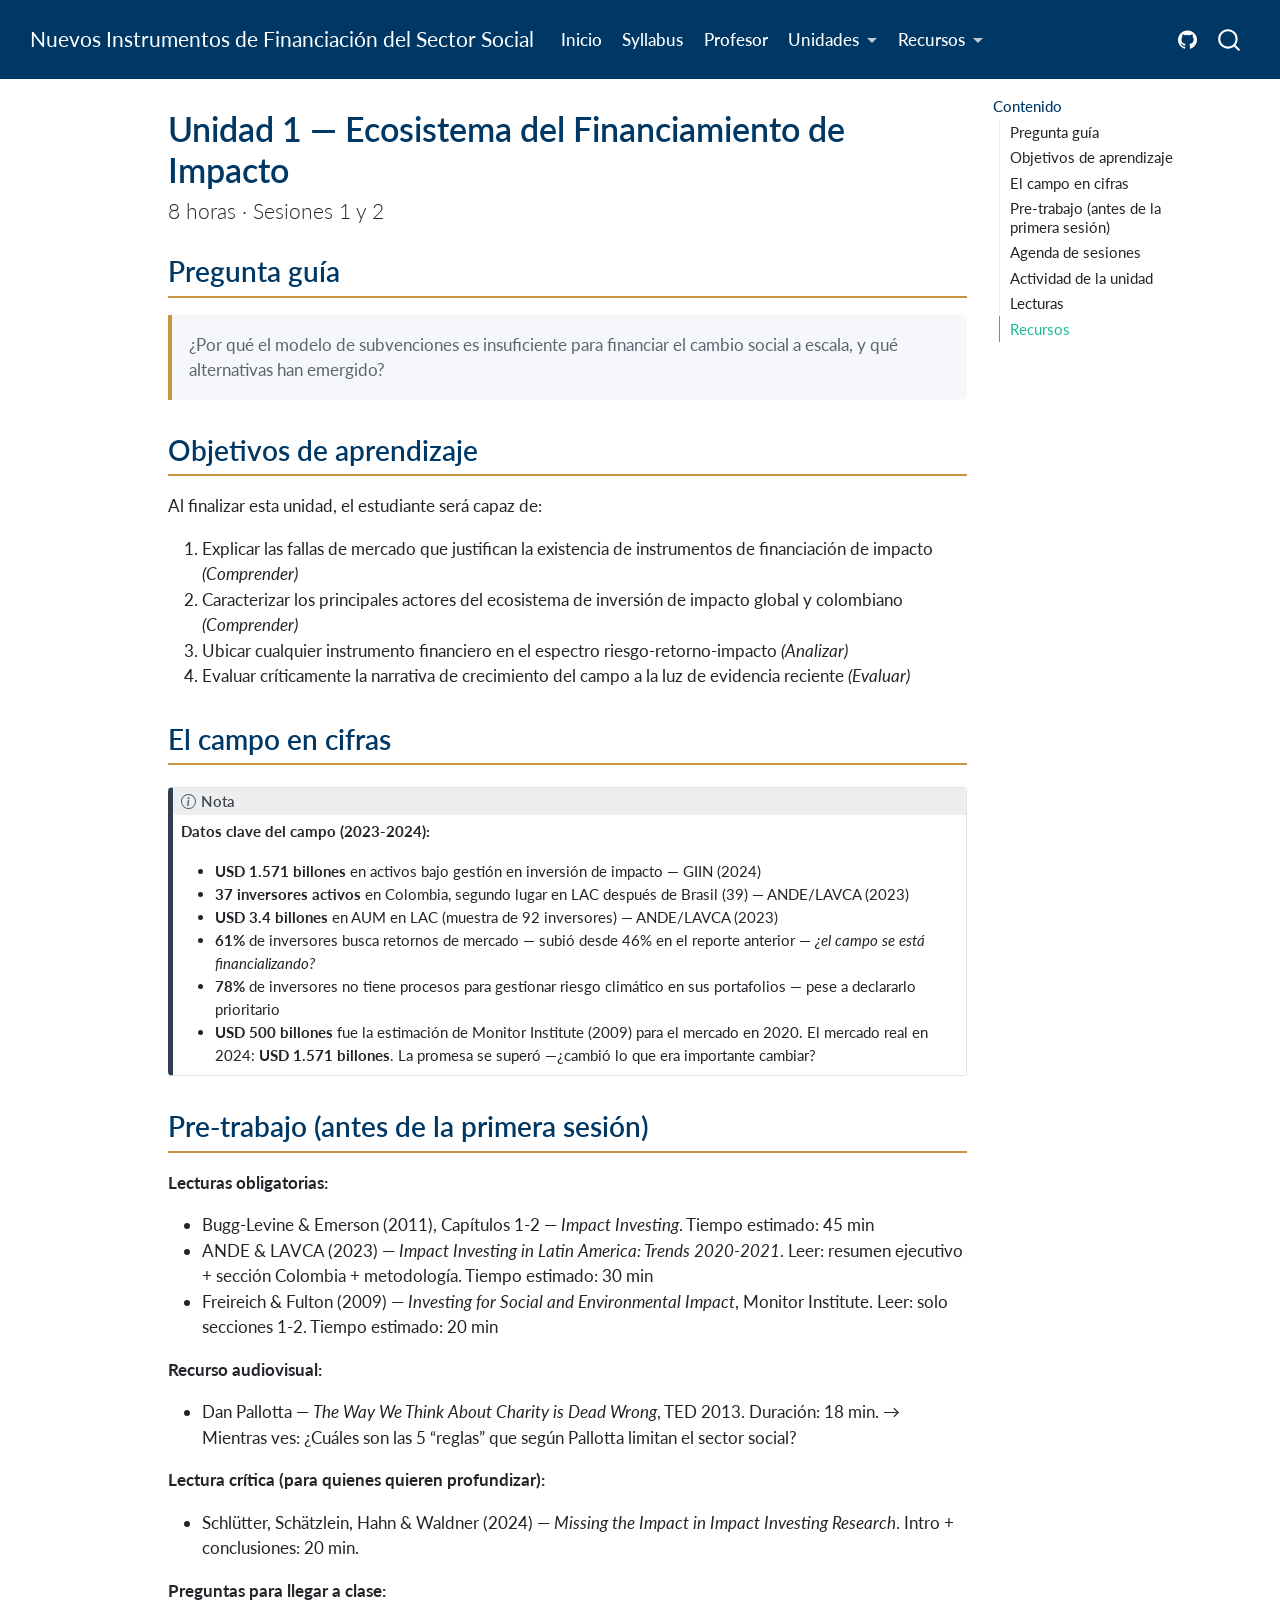
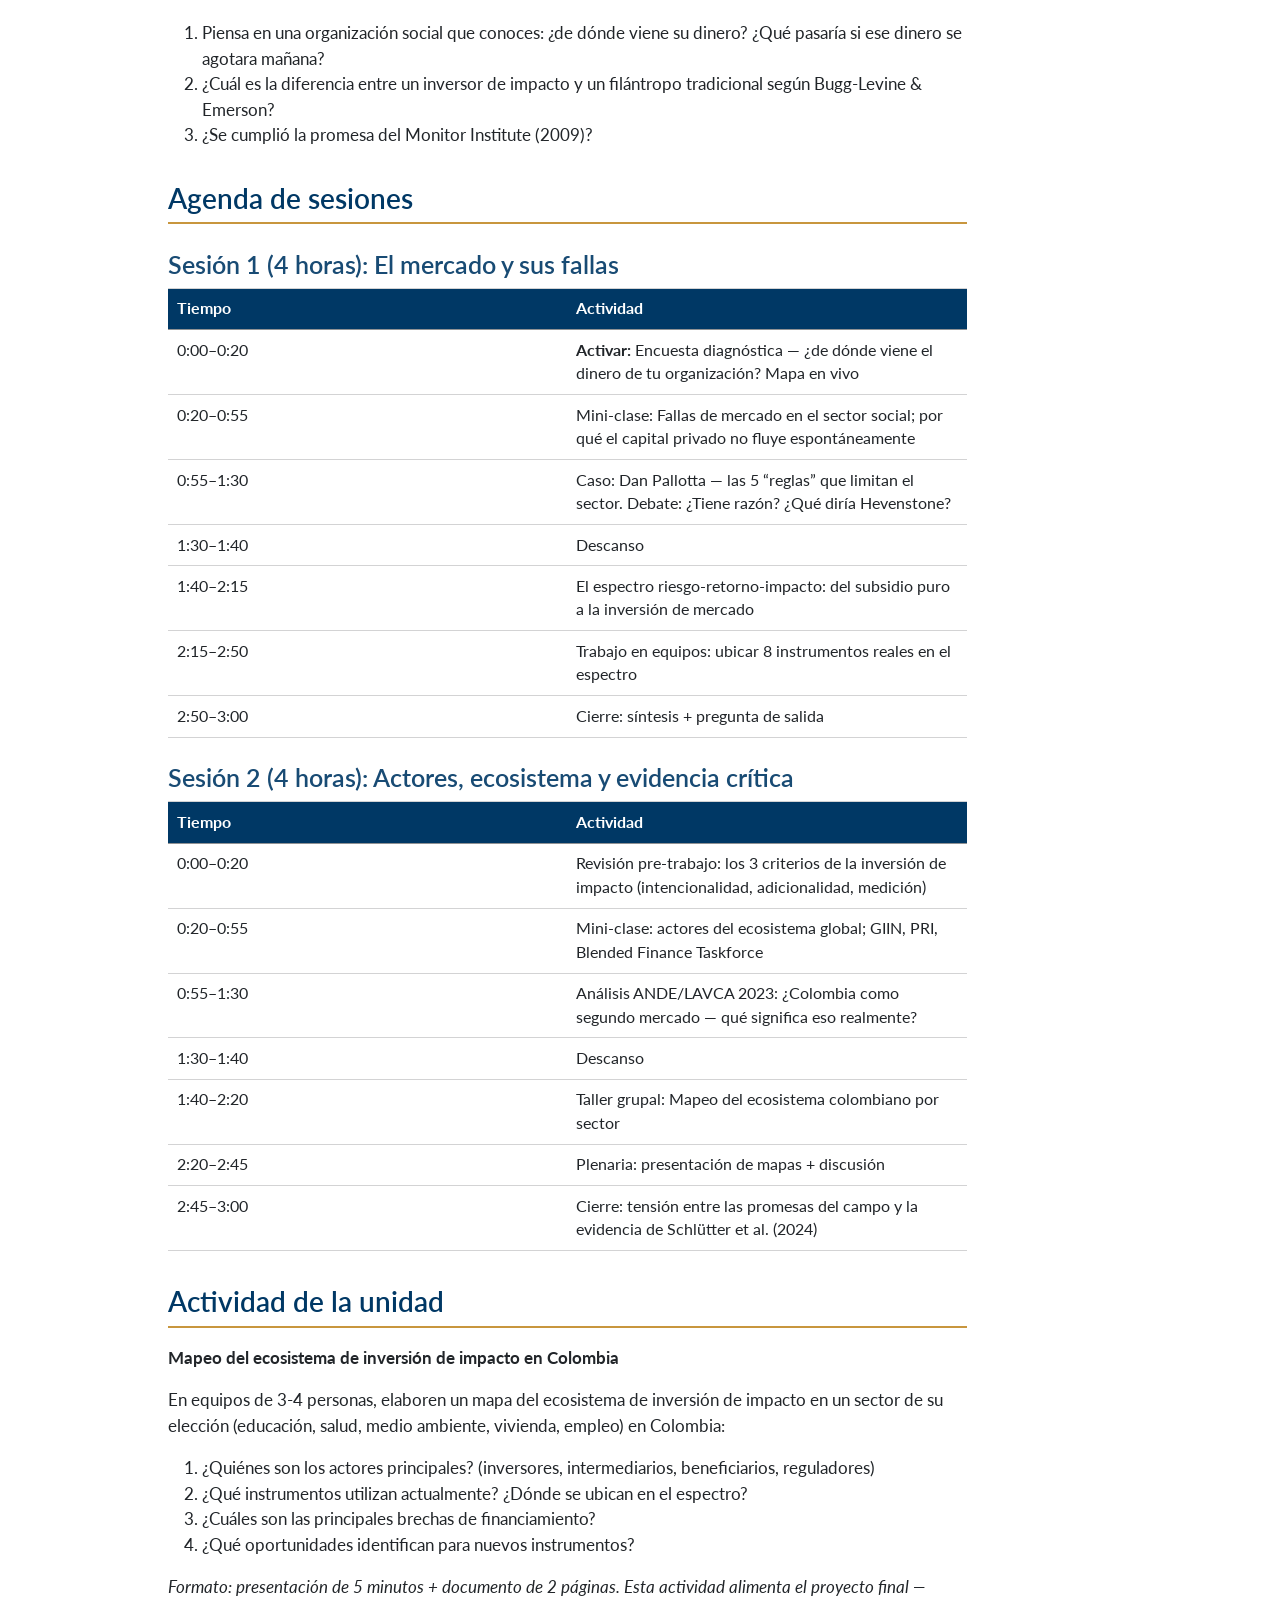
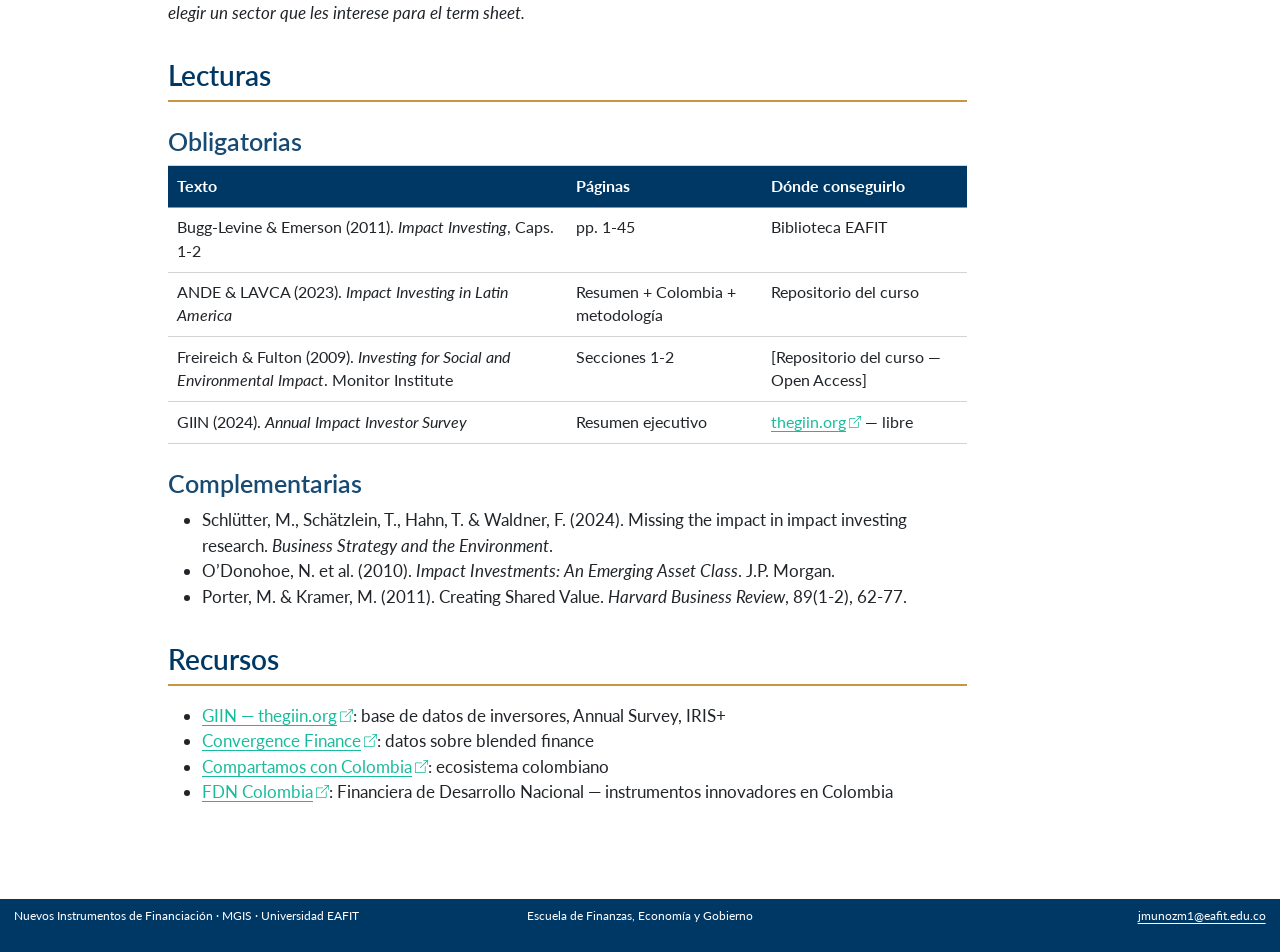
<file: unidades/unidad-01.html>
<!DOCTYPE html>
<html xmlns="http://www.w3.org/1999/xhtml" lang="es" xml:lang="es"><head>

<meta charset="utf-8">
<meta name="generator" content="quarto-1.9.36">

<meta name="viewport" content="width=device-width, initial-scale=1.0, user-scalable=yes">


<title>Unidad 1 — Ecosistema del Financiamiento de Impacto – Nuevos Instrumentos de Financiación del Sector Social</title>
<style>
/* Default styles provided by pandoc.
** See https://pandoc.org/MANUAL.html#variables-for-html for config info.
*/
code{white-space: pre-wrap;}
span.smallcaps{font-variant: small-caps;}
div.columns{display: flex; gap: min(4vw, 1.5em);}
div.column{flex: auto; overflow-x: auto;}
div.hanging-indent{margin-left: 1.5em; text-indent: -1.5em;}
ul.task-list{list-style: none;}
ul.task-list li input[type="checkbox"] {
  width: 0.8em;
  margin: 0 0.8em 0.2em -1em; /* quarto-specific, see https://github.com/quarto-dev/quarto-cli/issues/4556 */ 
  vertical-align: middle;
}
</style>


<script src="../site_libs/quarto-nav/quarto-nav.js"></script>
<script src="../site_libs/quarto-nav/headroom.min.js"></script>
<script src="../site_libs/clipboard/clipboard.min.js"></script>
<script src="../site_libs/quarto-search/autocomplete.umd.js"></script>
<script src="../site_libs/quarto-search/fuse.min.js"></script>
<script src="../site_libs/quarto-search/quarto-search.js"></script>
<meta name="quarto:offset" content="../">
<script src="../site_libs/quarto-html/quarto.js" type="module"></script>
<script src="../site_libs/quarto-html/tabsets/tabsets.js" type="module"></script>
<script src="../site_libs/quarto-html/popper.min.js"></script>
<script src="../site_libs/quarto-html/tippy.umd.min.js"></script>
<script src="../site_libs/quarto-html/anchor.min.js"></script>
<link href="../site_libs/quarto-html/tippy.css" rel="stylesheet">
<link href="../site_libs/quarto-html/quarto-syntax-highlighting-845c23b38eaddc0f92fda52bfe77a8c8.css" rel="stylesheet" id="quarto-text-highlighting-styles">
<script src="../site_libs/bootstrap/bootstrap.min.js"></script>
<link href="../site_libs/bootstrap/bootstrap-icons.css" rel="stylesheet">
<link href="../site_libs/bootstrap/bootstrap-b32126786ec2fd5a7749e2e1ab9ae7ad.min.css" rel="stylesheet" append-hash="true" id="quarto-bootstrap" data-mode="light">
<script id="quarto-search-options" type="application/json">{
  "location": "navbar",
  "copy-button": false,
  "collapse-after": 3,
  "panel-placement": "end",
  "type": "overlay",
  "limit": 50,
  "keyboard-shortcut": [
    "f",
    "/",
    "s"
  ],
  "show-item-context": false,
  "language": {
    "search-no-results-text": "No se han encontrado resultados",
    "search-matching-documents-text": "documentos encontrados",
    "search-copy-link-title": "Copiar el enlace en la búsqueda",
    "search-hide-matches-text": "Ocultar resultados adicionales",
    "search-more-match-text": "resultado adicional en este documento",
    "search-more-matches-text": "resultados adicionales en este documento",
    "search-clear-button-title": "Borrar",
    "search-text-placeholder": "",
    "search-detached-cancel-button-title": "Cancelar",
    "search-submit-button-title": "Enviar",
    "search-label": "Buscar"
  }
}</script>


<link rel="stylesheet" href="../recursos/styles.css">
<meta property="og:title" content="Unidad 1 — Ecosistema del Financiamiento de Impacto – Nuevos Instrumentos de Financiación del Sector Social">
<meta property="og:description" content="8 horas · Sesiones 1 y 2">
<meta property="og:site_name" content="Nuevos Instrumentos de Financiación del Sector Social">
</head>

<body class="nav-fixed quarto-light">

<div id="quarto-search-results"></div>
  <header id="quarto-header" class="headroom fixed-top">
    <nav class="navbar navbar-expand-lg " data-bs-theme="dark">
      <div class="navbar-container container-fluid">
      <div class="navbar-brand-container mx-auto">
    <a class="navbar-brand" href="../index.html">
    <span class="navbar-title">Nuevos Instrumentos de Financiación del Sector Social</span>
    </a>
  </div>
            <div id="quarto-search" class="" title="Buscar"></div>
          <button class="navbar-toggler" type="button" data-bs-toggle="collapse" data-bs-target="#navbarCollapse" aria-controls="navbarCollapse" role="menu" aria-expanded="false" aria-label="Navegación de palanca" onclick="if (window.quartoToggleHeadroom) { window.quartoToggleHeadroom(); }">
  <span class="navbar-toggler-icon"></span>
</button>
          <div class="collapse navbar-collapse" id="navbarCollapse">
            <ul class="navbar-nav navbar-nav-scroll me-auto">
  <li class="nav-item">
    <a class="nav-link" href="../index.html"> 
<span class="menu-text">Inicio</span></a>
  </li>  
  <li class="nav-item">
    <a class="nav-link" href="../syllabus.html"> 
<span class="menu-text">Syllabus</span></a>
  </li>  
  <li class="nav-item">
    <a class="nav-link" href="../sobre.html"> 
<span class="menu-text">Profesor</span></a>
  </li>  
  <li class="nav-item dropdown ">
    <a class="nav-link dropdown-toggle" href="#" id="nav-menu-unidades" role="link" data-bs-toggle="dropdown" aria-expanded="false">
 <span class="menu-text">Unidades</span>
    </a>
    <ul class="dropdown-menu" aria-labelledby="nav-menu-unidades">    
        <li>
    <a class="dropdown-item" href="../unidades/unidad-01.html">
 <span class="dropdown-text">Unidad 1 — Ecosistema</span></a>
  </li>  
        <li>
    <a class="dropdown-item" href="../unidades/unidad-02.html">
 <span class="dropdown-text">Unidad 2 — Instrumentos</span></a>
  </li>  
        <li>
    <a class="dropdown-item" href="../unidades/unidad-03.html">
 <span class="dropdown-text">Unidad 3 — Estructuración</span></a>
  </li>  
    </ul>
  </li>
  <li class="nav-item dropdown ">
    <a class="nav-link dropdown-toggle" href="#" id="nav-menu-recursos" role="link" data-bs-toggle="dropdown" aria-expanded="false">
 <span class="menu-text">Recursos</span>
    </a>
    <ul class="dropdown-menu" aria-labelledby="nav-menu-recursos">    
        <li>
    <a class="dropdown-item" href="../recursos/bibliografia.html">
 <span class="dropdown-text">Bibliografía</span></a>
  </li>  
        <li>
    <a class="dropdown-item" href="../recursos/glosario.html">
 <span class="dropdown-text">Glosario</span></a>
  </li>  
        <li>
    <a class="dropdown-item" href="../recursos/herramientas.html">
 <span class="dropdown-text">Herramientas</span></a>
  </li>  
    </ul>
  </li>
</ul>
            <ul class="navbar-nav navbar-nav-scroll ms-auto">
  <li class="nav-item compact">
    <a class="nav-link" href="https://github.com/jcmunoz-mora"> <i class="bi bi-github" role="img" aria-label="GitHub">
</i> 
<span class="menu-text"></span></a>
  </li>  
</ul>
          </div> <!-- /navcollapse -->
            <div class="quarto-navbar-tools">
</div>
      </div> <!-- /container-fluid -->
    </nav>
</header>
<!-- content -->
<div id="quarto-content" class="quarto-container page-columns page-rows-contents page-layout-article page-navbar">
<!-- sidebar -->
<!-- margin-sidebar -->
    <div id="quarto-margin-sidebar" class="sidebar margin-sidebar">
        <nav id="TOC" role="doc-toc" class="toc-active">
    <h2 id="toc-title">Contenido</h2>
   
  <ul class="collapse">
  <li><a href="#pregunta-guía" id="toc-pregunta-guía" class="nav-link active" data-scroll-target="#pregunta-guía">Pregunta guía</a></li>
  <li><a href="#objetivos-de-aprendizaje" id="toc-objetivos-de-aprendizaje" class="nav-link" data-scroll-target="#objetivos-de-aprendizaje">Objetivos de aprendizaje</a></li>
  <li><a href="#el-campo-en-cifras" id="toc-el-campo-en-cifras" class="nav-link" data-scroll-target="#el-campo-en-cifras">El campo en cifras</a></li>
  <li><a href="#pre-trabajo-antes-de-la-primera-sesión" id="toc-pre-trabajo-antes-de-la-primera-sesión" class="nav-link" data-scroll-target="#pre-trabajo-antes-de-la-primera-sesión">Pre-trabajo (antes de la primera sesión)</a></li>
  <li><a href="#agenda-de-sesiones" id="toc-agenda-de-sesiones" class="nav-link" data-scroll-target="#agenda-de-sesiones">Agenda de sesiones</a></li>
  <li><a href="#actividad-de-la-unidad" id="toc-actividad-de-la-unidad" class="nav-link" data-scroll-target="#actividad-de-la-unidad">Actividad de la unidad</a></li>
  <li><a href="#lecturas" id="toc-lecturas" class="nav-link" data-scroll-target="#lecturas">Lecturas</a></li>
  <li><a href="#recursos" id="toc-recursos" class="nav-link" data-scroll-target="#recursos">Recursos</a></li>
  </ul>
</nav>
    </div>
<!-- main -->
<main class="content" id="quarto-document-content">

<header id="title-block-header" class="quarto-title-block default">
<div class="quarto-title">
<h1 class="title">Unidad 1 — Ecosistema del Financiamiento de Impacto</h1>
<p class="subtitle lead">8 horas · Sesiones 1 y 2</p>
</div>



<div class="quarto-title-meta">

    
  
    
  </div>
  


</header>


<section id="pregunta-guía" class="level2">
<h2 class="anchored" data-anchor-id="pregunta-guía">Pregunta guía</h2>
<blockquote class="blockquote">
<p>¿Por qué el modelo de subvenciones es insuficiente para financiar el cambio social a escala, y qué alternativas han emergido?</p>
</blockquote>
</section>
<section id="objetivos-de-aprendizaje" class="level2">
<h2 class="anchored" data-anchor-id="objetivos-de-aprendizaje">Objetivos de aprendizaje</h2>
<p>Al finalizar esta unidad, el estudiante será capaz de:</p>
<ol type="1">
<li>Explicar las fallas de mercado que justifican la existencia de instrumentos de financiación de impacto <em>(Comprender)</em></li>
<li>Caracterizar los principales actores del ecosistema de inversión de impacto global y colombiano <em>(Comprender)</em></li>
<li>Ubicar cualquier instrumento financiero en el espectro riesgo-retorno-impacto <em>(Analizar)</em></li>
<li>Evaluar críticamente la narrativa de crecimiento del campo a la luz de evidencia reciente <em>(Evaluar)</em></li>
</ol>
</section>
<section id="el-campo-en-cifras" class="level2">
<h2 class="anchored" data-anchor-id="el-campo-en-cifras">El campo en cifras</h2>
<div class="callout callout-style-default callout-note callout-titled">
<div class="callout-header d-flex align-content-center">
<div class="callout-icon-container">
<i class="callout-icon"></i>
</div>
<div class="callout-title-container flex-fill">
Nota
</div>
</div>
<div class="callout-body-container callout-body">
<p><strong>Datos clave del campo (2023-2024):</strong></p>
<ul>
<li><strong>USD 1.571 billones</strong> en activos bajo gestión en inversión de impacto — GIIN (2024)</li>
<li><strong>37 inversores activos</strong> en Colombia, segundo lugar en LAC después de Brasil (39) — ANDE/LAVCA (2023)</li>
<li><strong>USD 3.4 billones</strong> en AUM en LAC (muestra de 92 inversores) — ANDE/LAVCA (2023)</li>
<li><strong>61%</strong> de inversores busca retornos de mercado — subió desde 46% en el reporte anterior — <em>¿el campo se está financializando?</em></li>
<li><strong>78%</strong> de inversores no tiene procesos para gestionar riesgo climático en sus portafolios — pese a declararlo prioritario</li>
<li><strong>USD 500 billones</strong> fue la estimación de Monitor Institute (2009) para el mercado en 2020. El mercado real en 2024: <strong>USD 1.571 billones</strong>. La promesa se superó —¿cambió lo que era importante cambiar?</li>
</ul>
</div>
</div>
</section>
<section id="pre-trabajo-antes-de-la-primera-sesión" class="level2">
<h2 class="anchored" data-anchor-id="pre-trabajo-antes-de-la-primera-sesión">Pre-trabajo (antes de la primera sesión)</h2>
<p><strong>Lecturas obligatorias:</strong></p>
<ul>
<li>Bugg-Levine &amp; Emerson (2011), Capítulos 1-2 — <em>Impact Investing</em>. Tiempo estimado: 45 min</li>
<li>ANDE &amp; LAVCA (2023) — <em>Impact Investing in Latin America: Trends 2020-2021</em>. Leer: resumen ejecutivo + sección Colombia + metodología. Tiempo estimado: 30 min</li>
<li>Freireich &amp; Fulton (2009) — <em>Investing for Social and Environmental Impact</em>, Monitor Institute. Leer: solo secciones 1-2. Tiempo estimado: 20 min</li>
</ul>
<p><strong>Recurso audiovisual:</strong></p>
<ul>
<li>Dan Pallotta — <em>The Way We Think About Charity is Dead Wrong</em>, TED 2013. Duración: 18 min. → Mientras ves: ¿Cuáles son las 5 “reglas” que según Pallotta limitan el sector social?</li>
</ul>
<p><strong>Lectura crítica (para quienes quieren profundizar):</strong></p>
<ul>
<li>Schlütter, Schätzlein, Hahn &amp; Waldner (2024) — <em>Missing the Impact in Impact Investing Research</em>. Intro + conclusiones: 20 min.</li>
</ul>
<p><strong>Preguntas para llegar a clase:</strong></p>
<ol type="1">
<li>Piensa en una organización social que conoces: ¿de dónde viene su dinero? ¿Qué pasaría si ese dinero se agotara mañana?</li>
<li>¿Cuál es la diferencia entre un inversor de impacto y un filántropo tradicional según Bugg-Levine &amp; Emerson?</li>
<li>¿Se cumplió la promesa del Monitor Institute (2009)?</li>
</ol>
</section>
<section id="agenda-de-sesiones" class="level2">
<h2 class="anchored" data-anchor-id="agenda-de-sesiones">Agenda de sesiones</h2>
<section id="sesión-1-4-horas-el-mercado-y-sus-fallas" class="level3">
<h3 class="anchored" data-anchor-id="sesión-1-4-horas-el-mercado-y-sus-fallas">Sesión 1 (4 horas): El mercado y sus fallas</h3>
<table class="caption-top table">
<colgroup>
<col style="width: 50%">
<col style="width: 50%">
</colgroup>
<thead>
<tr class="header">
<th>Tiempo</th>
<th>Actividad</th>
</tr>
</thead>
<tbody>
<tr class="odd">
<td>0:00–0:20</td>
<td><strong>Activar:</strong> Encuesta diagnóstica — ¿de dónde viene el dinero de tu organización? Mapa en vivo</td>
</tr>
<tr class="even">
<td>0:20–0:55</td>
<td>Mini-clase: Fallas de mercado en el sector social; por qué el capital privado no fluye espontáneamente</td>
</tr>
<tr class="odd">
<td>0:55–1:30</td>
<td>Caso: Dan Pallotta — las 5 “reglas” que limitan el sector. Debate: ¿Tiene razón? ¿Qué diría Hevenstone?</td>
</tr>
<tr class="even">
<td>1:30–1:40</td>
<td>Descanso</td>
</tr>
<tr class="odd">
<td>1:40–2:15</td>
<td>El espectro riesgo-retorno-impacto: del subsidio puro a la inversión de mercado</td>
</tr>
<tr class="even">
<td>2:15–2:50</td>
<td>Trabajo en equipos: ubicar 8 instrumentos reales en el espectro</td>
</tr>
<tr class="odd">
<td>2:50–3:00</td>
<td>Cierre: síntesis + pregunta de salida</td>
</tr>
</tbody>
</table>
</section>
<section id="sesión-2-4-horas-actores-ecosistema-y-evidencia-crítica" class="level3">
<h3 class="anchored" data-anchor-id="sesión-2-4-horas-actores-ecosistema-y-evidencia-crítica">Sesión 2 (4 horas): Actores, ecosistema y evidencia crítica</h3>
<table class="caption-top table">
<colgroup>
<col style="width: 50%">
<col style="width: 50%">
</colgroup>
<thead>
<tr class="header">
<th>Tiempo</th>
<th>Actividad</th>
</tr>
</thead>
<tbody>
<tr class="odd">
<td>0:00–0:20</td>
<td>Revisión pre-trabajo: los 3 criterios de la inversión de impacto (intencionalidad, adicionalidad, medición)</td>
</tr>
<tr class="even">
<td>0:20–0:55</td>
<td>Mini-clase: actores del ecosistema global; GIIN, PRI, Blended Finance Taskforce</td>
</tr>
<tr class="odd">
<td>0:55–1:30</td>
<td>Análisis ANDE/LAVCA 2023: ¿Colombia como segundo mercado — qué significa eso realmente?</td>
</tr>
<tr class="even">
<td>1:30–1:40</td>
<td>Descanso</td>
</tr>
<tr class="odd">
<td>1:40–2:20</td>
<td>Taller grupal: Mapeo del ecosistema colombiano por sector</td>
</tr>
<tr class="even">
<td>2:20–2:45</td>
<td>Plenaria: presentación de mapas + discusión</td>
</tr>
<tr class="odd">
<td>2:45–3:00</td>
<td>Cierre: tensión entre las promesas del campo y la evidencia de Schlütter et al.&nbsp;(2024)</td>
</tr>
</tbody>
</table>
</section>
</section>
<section id="actividad-de-la-unidad" class="level2">
<h2 class="anchored" data-anchor-id="actividad-de-la-unidad">Actividad de la unidad</h2>
<p><strong>Mapeo del ecosistema de inversión de impacto en Colombia</strong></p>
<p>En equipos de 3-4 personas, elaboren un mapa del ecosistema de inversión de impacto en un sector de su elección (educación, salud, medio ambiente, vivienda, empleo) en Colombia:</p>
<ol type="1">
<li>¿Quiénes son los actores principales? (inversores, intermediarios, beneficiarios, reguladores)</li>
<li>¿Qué instrumentos utilizan actualmente? ¿Dónde se ubican en el espectro?</li>
<li>¿Cuáles son las principales brechas de financiamiento?</li>
<li>¿Qué oportunidades identifican para nuevos instrumentos?</li>
</ol>
<p><em>Formato: presentación de 5 minutos + documento de 2 páginas.</em> <em>Esta actividad alimenta el proyecto final — elegir un sector que les interese para el term sheet.</em></p>
</section>
<section id="lecturas" class="level2">
<h2 class="anchored" data-anchor-id="lecturas">Lecturas</h2>
<section id="obligatorias" class="level3">
<h3 class="anchored" data-anchor-id="obligatorias">Obligatorias</h3>
<table class="caption-top table">
<thead>
<tr class="header">
<th>Texto</th>
<th>Páginas</th>
<th>Dónde conseguirlo</th>
</tr>
</thead>
<tbody>
<tr class="odd">
<td>Bugg-Levine &amp; Emerson (2011). <em>Impact Investing</em>, Caps. 1-2</td>
<td>pp.&nbsp;1-45</td>
<td>Biblioteca EAFIT</td>
</tr>
<tr class="even">
<td>ANDE &amp; LAVCA (2023). <em>Impact Investing in Latin America</em></td>
<td>Resumen + Colombia + metodología</td>
<td>Repositorio del curso</td>
</tr>
<tr class="odd">
<td>Freireich &amp; Fulton (2009). <em>Investing for Social and Environmental Impact</em>. Monitor Institute</td>
<td>Secciones 1-2</td>
<td>[Repositorio del curso — Open Access]</td>
</tr>
<tr class="even">
<td>GIIN (2024). <em>Annual Impact Investor Survey</em></td>
<td>Resumen ejecutivo</td>
<td><a href="https://thegiin.org">thegiin.org</a> — libre</td>
</tr>
</tbody>
</table>
</section>
<section id="complementarias" class="level3">
<h3 class="anchored" data-anchor-id="complementarias">Complementarias</h3>
<ul>
<li>Schlütter, M., Schätzlein, T., Hahn, T. &amp; Waldner, F. (2024). Missing the impact in impact investing research. <em>Business Strategy and the Environment</em>.</li>
<li>O’Donohoe, N. et al.&nbsp;(2010). <em>Impact Investments: An Emerging Asset Class</em>. J.P. Morgan.</li>
<li>Porter, M. &amp; Kramer, M. (2011). Creating Shared Value. <em>Harvard Business Review</em>, 89(1-2), 62-77.</li>
</ul>
</section>
</section>
<section id="recursos" class="level2">
<h2 class="anchored" data-anchor-id="recursos">Recursos</h2>
<ul>
<li><a href="https://thegiin.org">GIIN — thegiin.org</a>: base de datos de inversores, Annual Survey, IRIS+</li>
<li><a href="https://www.convergence.finance">Convergence Finance</a>: datos sobre blended finance</li>
<li><a href="https://www.compartamosconcolombia.com">Compartamos con Colombia</a>: ecosistema colombiano</li>
<li><a href="https://www.fdn.com.co">FDN Colombia</a>: Financiera de Desarrollo Nacional — instrumentos innovadores en Colombia</li>
</ul>


</section>

</main> <!-- /main -->
<script id="quarto-html-after-body" type="application/javascript">
  window.document.addEventListener("DOMContentLoaded", function (event) {
    const icon = "";
    const anchorJS = new window.AnchorJS();
    anchorJS.options = {
      placement: 'right',
      icon: icon
    };
    anchorJS.add('.anchored');
    const isCodeAnnotation = (el) => {
      for (const clz of el.classList) {
        if (clz.startsWith('code-annotation-')) {                     
          return true;
        }
      }
      return false;
    }
    const onCopySuccess = function(e) {
      // button target
      const button = e.trigger;
      // don't keep focus
      button.blur();
      // flash "checked"
      button.classList.add('code-copy-button-checked');
      var currentTitle = button.getAttribute("title");
      button.setAttribute("title", "Copiado");
      let tooltip;
      if (window.bootstrap) {
        button.setAttribute("data-bs-toggle", "tooltip");
        button.setAttribute("data-bs-placement", "left");
        button.setAttribute("data-bs-title", "Copiado");
        tooltip = new bootstrap.Tooltip(button, 
          { trigger: "manual", 
            customClass: "code-copy-button-tooltip",
            offset: [0, -8]});
        tooltip.show();    
      }
      setTimeout(function() {
        if (tooltip) {
          tooltip.hide();
          button.removeAttribute("data-bs-title");
          button.removeAttribute("data-bs-toggle");
          button.removeAttribute("data-bs-placement");
        }
        button.setAttribute("title", currentTitle);
        button.classList.remove('code-copy-button-checked');
      }, 1000);
      // clear code selection
      e.clearSelection();
    }
    const getTextToCopy = function(trigger) {
      const outerScaffold = trigger.parentElement.cloneNode(true);
      const codeEl = outerScaffold.querySelector('code');
      for (const childEl of codeEl.children) {
        if (isCodeAnnotation(childEl)) {
          childEl.remove();
        }
      }
      return codeEl.innerText;
    }
    const clipboard = new window.ClipboardJS('.code-copy-button:not([data-in-quarto-modal])', {
      text: getTextToCopy
    });
    clipboard.on('success', onCopySuccess);
    if (window.document.getElementById('quarto-embedded-source-code-modal')) {
      const clipboardModal = new window.ClipboardJS('.code-copy-button[data-in-quarto-modal]', {
        text: getTextToCopy,
        container: window.document.getElementById('quarto-embedded-source-code-modal')
      });
      clipboardModal.on('success', onCopySuccess);
    }
      var localhostRegex = new RegExp(/^(?:http|https):\/\/localhost\:?[0-9]*\//);
      var mailtoRegex = new RegExp(/^mailto:/);
        var filterRegex = new RegExp("https:\/\/jcmunozmora\.github\.io\/mgis-instrumentos-financiacion\/");
      var isInternal = (href) => {
          return filterRegex.test(href) || localhostRegex.test(href) || mailtoRegex.test(href);
      }
      // Inspect non-navigation links and adorn them if external
     var links = window.document.querySelectorAll('a[href]:not(.nav-link):not(.navbar-brand):not(.toc-action):not(.sidebar-link):not(.sidebar-item-toggle):not(.pagination-link):not(.no-external):not([aria-hidden]):not(.dropdown-item):not(.quarto-navigation-tool):not(.about-link)');
      for (var i=0; i<links.length; i++) {
        const link = links[i];
        if (!isInternal(link.href)) {
          // undo the damage that might have been done by quarto-nav.js in the case of
          // links that we want to consider external
          if (link.dataset.originalHref !== undefined) {
            link.href = link.dataset.originalHref;
          }
            // target, if specified
            link.setAttribute("target", "_blank");
            if (link.getAttribute("rel") === null) {
              link.setAttribute("rel", "noopener");
            }
            // default icon
            link.classList.add("external");
        }
      }
    function tippyHover(el, contentFn, onTriggerFn, onUntriggerFn) {
      const config = {
        allowHTML: true,
        maxWidth: 500,
        delay: 100,
        arrow: false,
        appendTo: function(el) {
            return el.parentElement;
        },
        interactive: true,
        interactiveBorder: 10,
        theme: 'quarto',
        placement: 'bottom-start',
      };
      if (contentFn) {
        config.content = contentFn;
      }
      if (onTriggerFn) {
        config.onTrigger = onTriggerFn;
      }
      if (onUntriggerFn) {
        config.onUntrigger = onUntriggerFn;
      }
      window.tippy(el, config); 
    }
    const noterefs = window.document.querySelectorAll('a[role="doc-noteref"]');
    for (var i=0; i<noterefs.length; i++) {
      const ref = noterefs[i];
      tippyHover(ref, function() {
        // use id or data attribute instead here
        let href = ref.getAttribute('data-footnote-href') || ref.getAttribute('href');
        try { href = new URL(href).hash; } catch {}
        const id = href.replace(/^#\/?/, "");
        const note = window.document.getElementById(id);
        if (note) {
          return note.innerHTML;
        } else {
          return "";
        }
      });
    }
    const xrefs = window.document.querySelectorAll('a.quarto-xref');
    const processXRef = (id, note) => {
      // Strip column container classes
      const stripColumnClz = (el) => {
        el.classList.remove("page-full", "page-columns");
        if (el.children) {
          for (const child of el.children) {
            stripColumnClz(child);
          }
        }
      }
      stripColumnClz(note)
      if (id === null || id.startsWith('sec-')) {
        // Special case sections, only their first couple elements
        const container = document.createElement("div");
        if (note.children && note.children.length > 2) {
          container.appendChild(note.children[0].cloneNode(true));
          for (let i = 1; i < note.children.length; i++) {
            const child = note.children[i];
            if (child.tagName === "P" && child.innerText === "") {
              continue;
            } else {
              container.appendChild(child.cloneNode(true));
              break;
            }
          }
          if (window.Quarto?.typesetMath) {
            window.Quarto.typesetMath(container);
          }
          return container.innerHTML
        } else {
          if (window.Quarto?.typesetMath) {
            window.Quarto.typesetMath(note);
          }
          return note.innerHTML;
        }
      } else {
        // Remove any anchor links if they are present
        const anchorLink = note.querySelector('a.anchorjs-link');
        if (anchorLink) {
          anchorLink.remove();
        }
        if (window.Quarto?.typesetMath) {
          window.Quarto.typesetMath(note);
        }
        if (note.classList.contains("callout")) {
          return note.outerHTML;
        } else {
          return note.innerHTML;
        }
      }
    }
    for (var i=0; i<xrefs.length; i++) {
      const xref = xrefs[i];
      tippyHover(xref, undefined, function(instance) {
        instance.disable();
        let url = xref.getAttribute('href');
        let hash = undefined; 
        if (url.startsWith('#')) {
          hash = url;
        } else {
          try { hash = new URL(url).hash; } catch {}
        }
        if (hash) {
          const id = hash.replace(/^#\/?/, "");
          const note = window.document.getElementById(id);
          if (note !== null) {
            try {
              const html = processXRef(id, note.cloneNode(true));
              instance.setContent(html);
            } finally {
              instance.enable();
              instance.show();
            }
          } else {
            // See if we can fetch this
            fetch(url.split('#')[0])
            .then(res => res.text())
            .then(html => {
              const parser = new DOMParser();
              const htmlDoc = parser.parseFromString(html, "text/html");
              const note = htmlDoc.getElementById(id);
              if (note !== null) {
                const html = processXRef(id, note);
                instance.setContent(html);
              } 
            }).finally(() => {
              instance.enable();
              instance.show();
            });
          }
        } else {
          // See if we can fetch a full url (with no hash to target)
          // This is a special case and we should probably do some content thinning / targeting
          fetch(url)
          .then(res => res.text())
          .then(html => {
            const parser = new DOMParser();
            const htmlDoc = parser.parseFromString(html, "text/html");
            const note = htmlDoc.querySelector('main.content');
            if (note !== null) {
              // This should only happen for chapter cross references
              // (since there is no id in the URL)
              // remove the first header
              if (note.children.length > 0 && note.children[0].tagName === "HEADER") {
                note.children[0].remove();
              }
              const html = processXRef(null, note);
              instance.setContent(html);
            } 
          }).finally(() => {
            instance.enable();
            instance.show();
          });
        }
      }, function(instance) {
      });
    }
        let selectedAnnoteEl;
        const selectorForAnnotation = ( cell, annotation) => {
          let cellAttr = 'data-code-cell="' + cell + '"';
          let lineAttr = 'data-code-annotation="' +  annotation + '"';
          const selector = 'span[' + cellAttr + '][' + lineAttr + ']';
          return selector;
        }
        const selectCodeLines = (annoteEl) => {
          const doc = window.document;
          const targetCell = annoteEl.getAttribute("data-target-cell");
          const targetAnnotation = annoteEl.getAttribute("data-target-annotation");
          const annoteSpan = window.document.querySelector(selectorForAnnotation(targetCell, targetAnnotation));
          const lines = annoteSpan.getAttribute("data-code-lines").split(",");
          const lineIds = lines.map((line) => {
            return targetCell + "-" + line;
          })
          let top = null;
          let height = null;
          let parent = null;
          if (lineIds.length > 0) {
              //compute the position of the single el (top and bottom and make a div)
              const el = window.document.getElementById(lineIds[0]);
              top = el.offsetTop;
              height = el.offsetHeight;
              parent = el.parentElement.parentElement;
            if (lineIds.length > 1) {
              const lastEl = window.document.getElementById(lineIds[lineIds.length - 1]);
              const bottom = lastEl.offsetTop + lastEl.offsetHeight;
              height = bottom - top;
            }
            if (top !== null && height !== null && parent !== null) {
              // cook up a div (if necessary) and position it 
              let div = window.document.getElementById("code-annotation-line-highlight");
              if (div === null) {
                div = window.document.createElement("div");
                div.setAttribute("id", "code-annotation-line-highlight");
                div.style.position = 'absolute';
                parent.appendChild(div);
              }
              div.style.top = top - 2 + "px";
              div.style.height = height + 4 + "px";
              div.style.left = 0;
              let gutterDiv = window.document.getElementById("code-annotation-line-highlight-gutter");
              if (gutterDiv === null) {
                gutterDiv = window.document.createElement("div");
                gutterDiv.setAttribute("id", "code-annotation-line-highlight-gutter");
                gutterDiv.style.position = 'absolute';
                const codeCell = window.document.getElementById(targetCell);
                const gutter = codeCell.querySelector('.code-annotation-gutter');
                gutter.appendChild(gutterDiv);
              }
              gutterDiv.style.top = top - 2 + "px";
              gutterDiv.style.height = height + 4 + "px";
            }
            selectedAnnoteEl = annoteEl;
          }
        };
        const unselectCodeLines = () => {
          const elementsIds = ["code-annotation-line-highlight", "code-annotation-line-highlight-gutter"];
          elementsIds.forEach((elId) => {
            const div = window.document.getElementById(elId);
            if (div) {
              div.remove();
            }
          });
          selectedAnnoteEl = undefined;
        };
          // Handle positioning of the toggle
      window.addEventListener(
        "resize",
        throttle(() => {
          elRect = undefined;
          if (selectedAnnoteEl) {
            selectCodeLines(selectedAnnoteEl);
          }
        }, 10)
      );
      function throttle(fn, ms) {
      let throttle = false;
      let timer;
        return (...args) => {
          if(!throttle) { // first call gets through
              fn.apply(this, args);
              throttle = true;
          } else { // all the others get throttled
              if(timer) clearTimeout(timer); // cancel #2
              timer = setTimeout(() => {
                fn.apply(this, args);
                timer = throttle = false;
              }, ms);
          }
        };
      }
        // Attach click handler to the DT
        const annoteDls = window.document.querySelectorAll('dt[data-target-cell]');
        for (const annoteDlNode of annoteDls) {
          annoteDlNode.addEventListener('click', (event) => {
            const clickedEl = event.target;
            if (clickedEl !== selectedAnnoteEl) {
              unselectCodeLines();
              const activeEl = window.document.querySelector('dt[data-target-cell].code-annotation-active');
              if (activeEl) {
                activeEl.classList.remove('code-annotation-active');
              }
              selectCodeLines(clickedEl);
              clickedEl.classList.add('code-annotation-active');
            } else {
              // Unselect the line
              unselectCodeLines();
              clickedEl.classList.remove('code-annotation-active');
            }
          });
        }
    const findCites = (el) => {
      const parentEl = el.parentElement;
      if (parentEl) {
        const cites = parentEl.dataset.cites;
        if (cites) {
          return {
            el,
            cites: cites.split(' ')
          };
        } else {
          return findCites(el.parentElement)
        }
      } else {
        return undefined;
      }
    };
    var bibliorefs = window.document.querySelectorAll('a[role="doc-biblioref"]');
    for (var i=0; i<bibliorefs.length; i++) {
      const ref = bibliorefs[i];
      const citeInfo = findCites(ref);
      if (citeInfo) {
        tippyHover(citeInfo.el, function() {
          var popup = window.document.createElement('div');
          citeInfo.cites.forEach(function(cite) {
            var citeDiv = window.document.createElement('div');
            citeDiv.classList.add('hanging-indent');
            citeDiv.classList.add('csl-entry');
            var biblioDiv = window.document.getElementById('ref-' + cite);
            if (biblioDiv) {
              citeDiv.innerHTML = biblioDiv.innerHTML;
            }
            popup.appendChild(citeDiv);
          });
          return popup.innerHTML;
        });
      }
    }
  });
  </script>
</div> <!-- /content -->
<footer class="footer">
  <div class="nav-footer">
    <div class="nav-footer-left">
<p>Nuevos Instrumentos de Financiación · MGIS · Universidad EAFIT</p>
</div>   
    <div class="nav-footer-center">
<p>Escuela de Finanzas, Economía y Gobierno</p>
</div>
    <div class="nav-footer-right">
<p><a href="mailto:jmunozm1@eafit.edu.co">jmunozm1@eafit.edu.co</a></p>
</div>
  </div>
</footer>




</body></html>
</file>
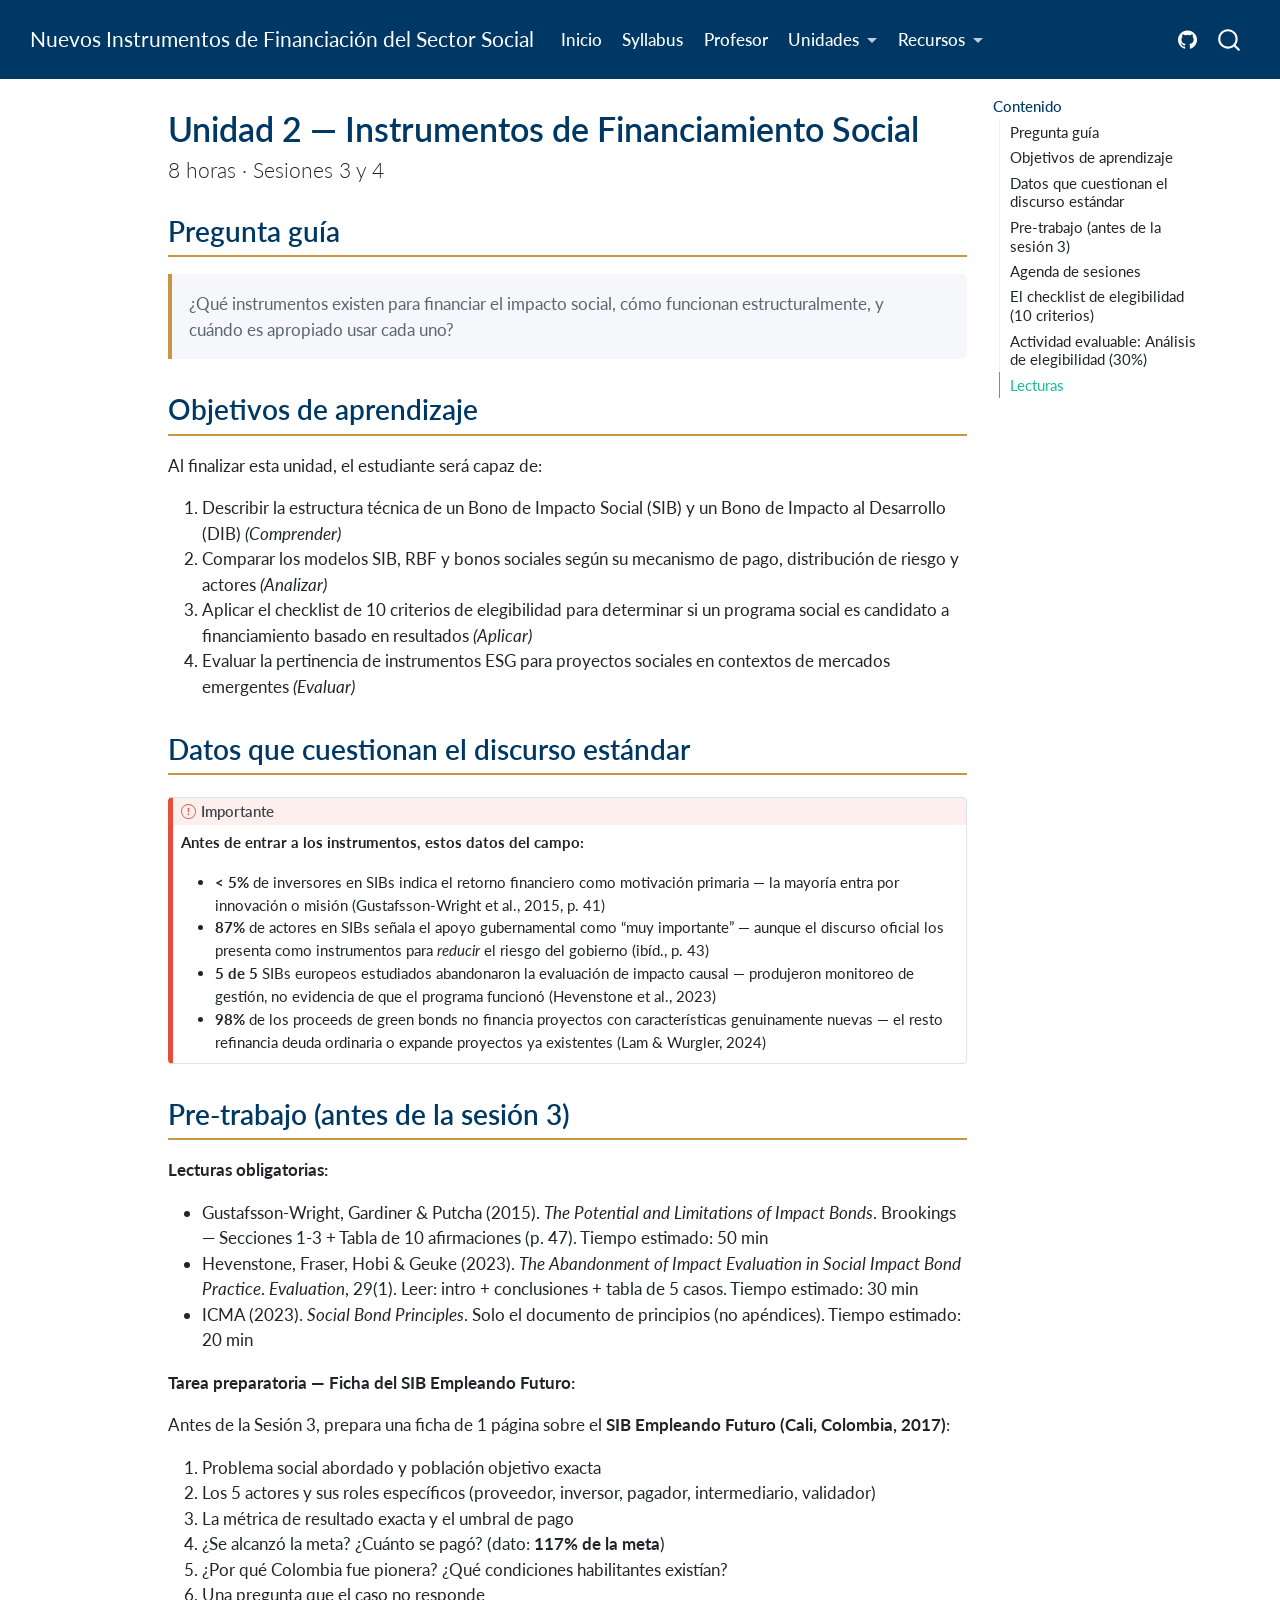
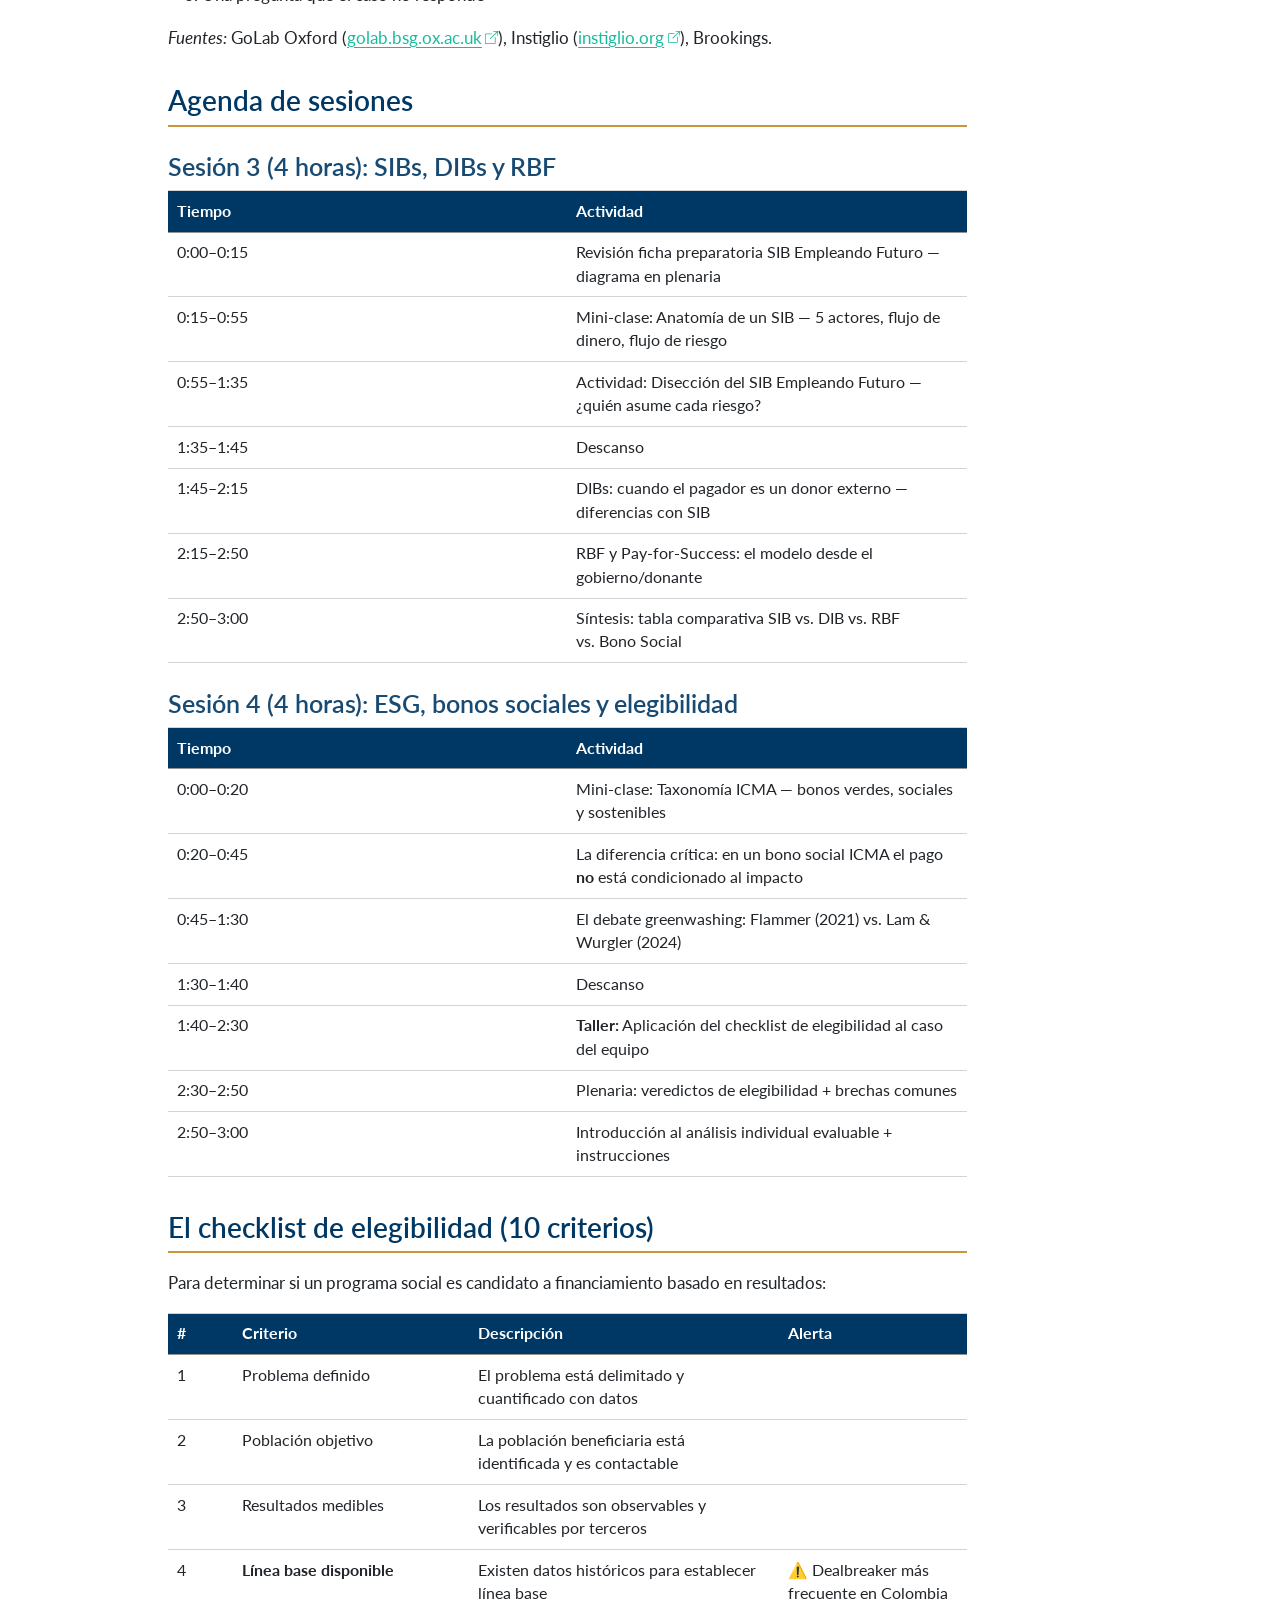
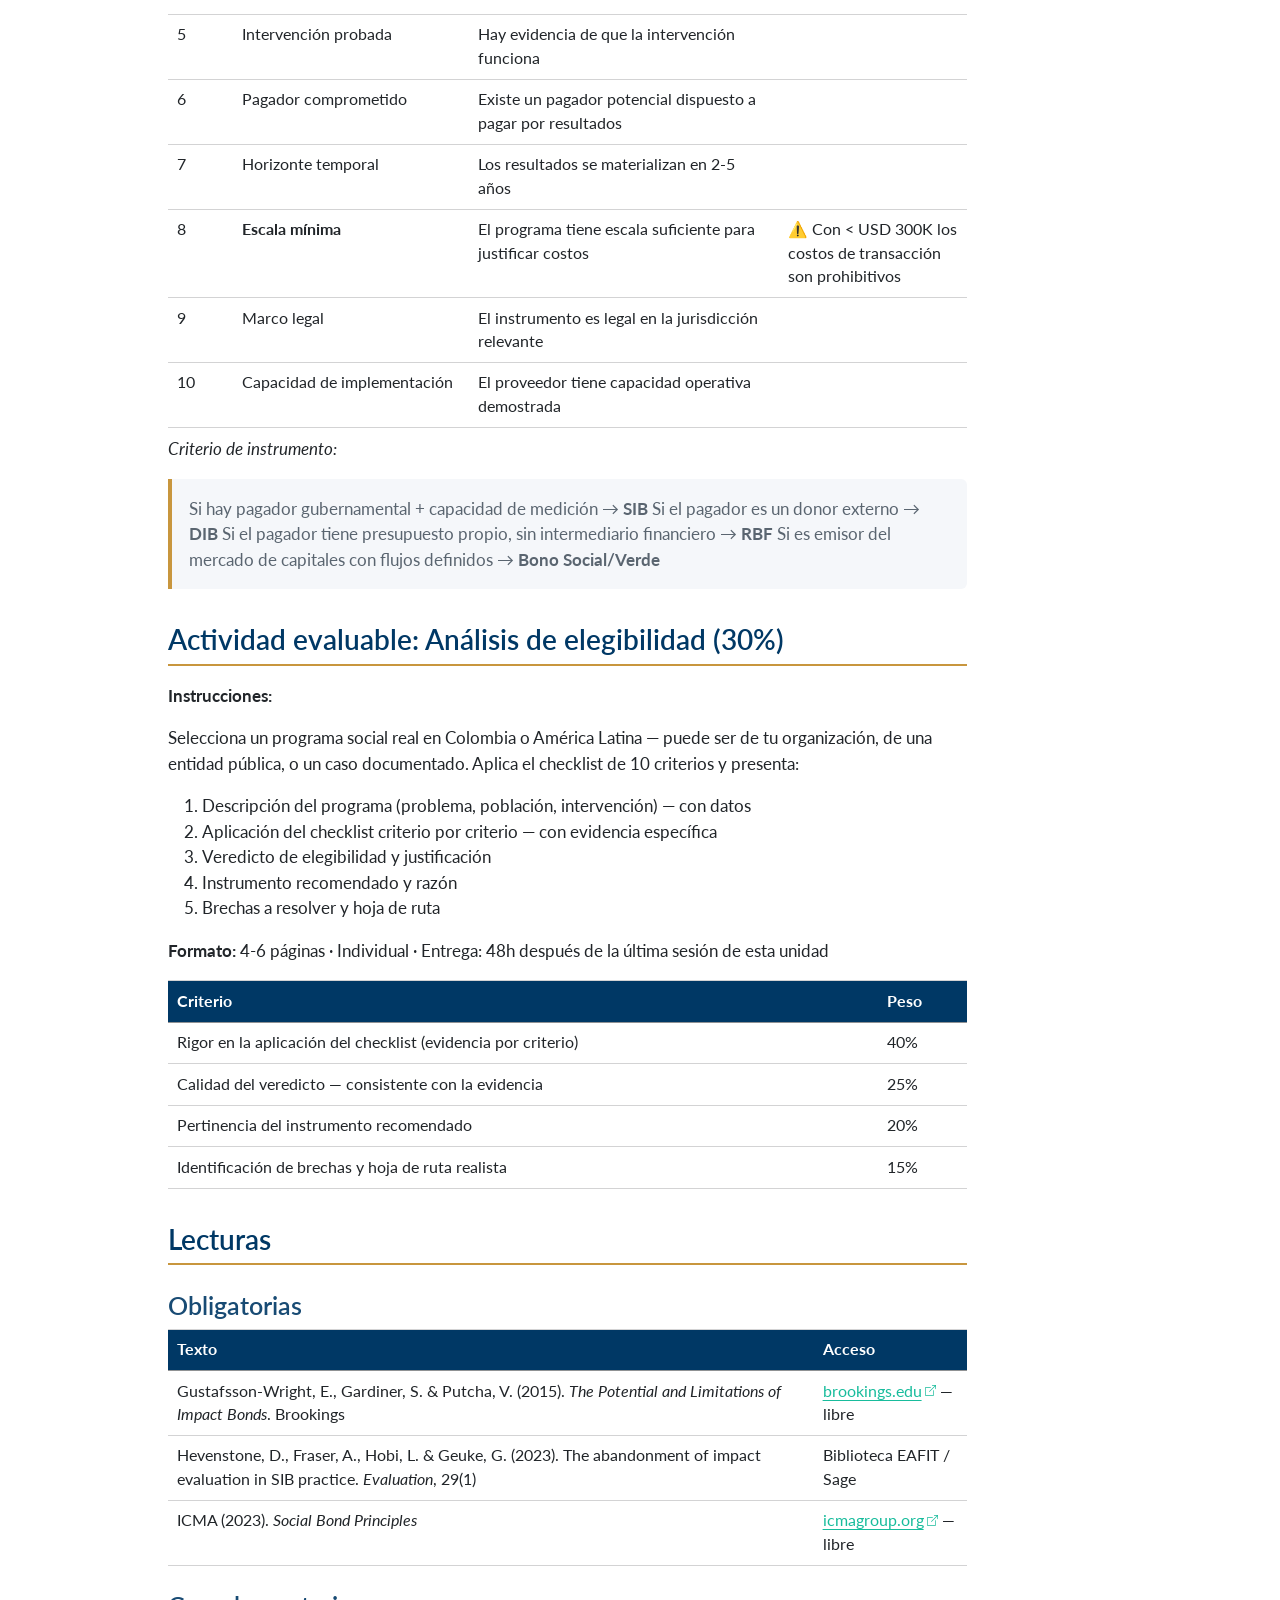
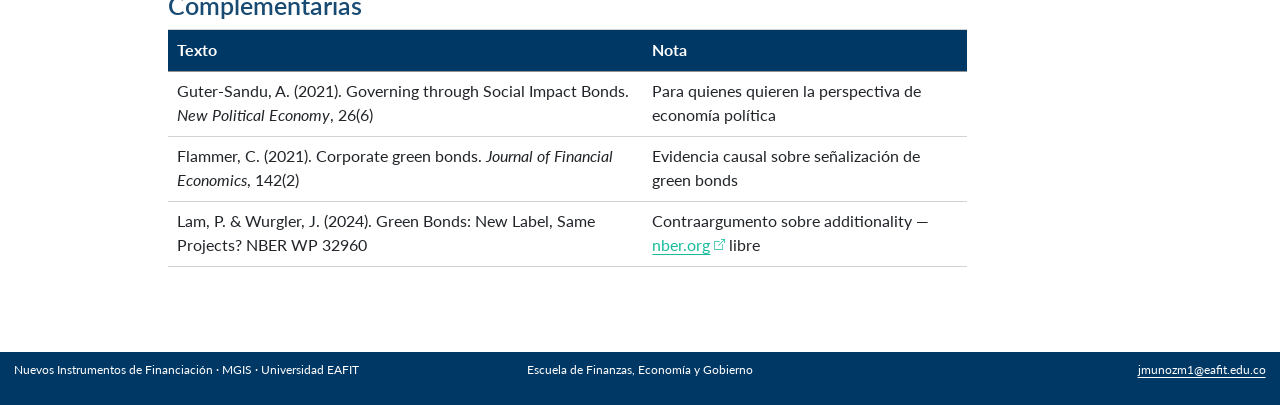
<file: unidades/unidad-02.html>
<!DOCTYPE html>
<html xmlns="http://www.w3.org/1999/xhtml" lang="es" xml:lang="es"><head>

<meta charset="utf-8">
<meta name="generator" content="quarto-1.9.36">

<meta name="viewport" content="width=device-width, initial-scale=1.0, user-scalable=yes">


<title>Unidad 2 — Instrumentos de Financiamiento Social – Nuevos Instrumentos de Financiación del Sector Social</title>
<style>
/* Default styles provided by pandoc.
** See https://pandoc.org/MANUAL.html#variables-for-html for config info.
*/
code{white-space: pre-wrap;}
span.smallcaps{font-variant: small-caps;}
div.columns{display: flex; gap: min(4vw, 1.5em);}
div.column{flex: auto; overflow-x: auto;}
div.hanging-indent{margin-left: 1.5em; text-indent: -1.5em;}
ul.task-list{list-style: none;}
ul.task-list li input[type="checkbox"] {
  width: 0.8em;
  margin: 0 0.8em 0.2em -1em; /* quarto-specific, see https://github.com/quarto-dev/quarto-cli/issues/4556 */ 
  vertical-align: middle;
}
</style>


<script src="../site_libs/quarto-nav/quarto-nav.js"></script>
<script src="../site_libs/quarto-nav/headroom.min.js"></script>
<script src="../site_libs/clipboard/clipboard.min.js"></script>
<script src="../site_libs/quarto-search/autocomplete.umd.js"></script>
<script src="../site_libs/quarto-search/fuse.min.js"></script>
<script src="../site_libs/quarto-search/quarto-search.js"></script>
<meta name="quarto:offset" content="../">
<script src="../site_libs/quarto-html/quarto.js" type="module"></script>
<script src="../site_libs/quarto-html/tabsets/tabsets.js" type="module"></script>
<script src="../site_libs/quarto-html/popper.min.js"></script>
<script src="../site_libs/quarto-html/tippy.umd.min.js"></script>
<script src="../site_libs/quarto-html/anchor.min.js"></script>
<link href="../site_libs/quarto-html/tippy.css" rel="stylesheet">
<link href="../site_libs/quarto-html/quarto-syntax-highlighting-845c23b38eaddc0f92fda52bfe77a8c8.css" rel="stylesheet" id="quarto-text-highlighting-styles">
<script src="../site_libs/bootstrap/bootstrap.min.js"></script>
<link href="../site_libs/bootstrap/bootstrap-icons.css" rel="stylesheet">
<link href="../site_libs/bootstrap/bootstrap-b32126786ec2fd5a7749e2e1ab9ae7ad.min.css" rel="stylesheet" append-hash="true" id="quarto-bootstrap" data-mode="light">
<script id="quarto-search-options" type="application/json">{
  "location": "navbar",
  "copy-button": false,
  "collapse-after": 3,
  "panel-placement": "end",
  "type": "overlay",
  "limit": 50,
  "keyboard-shortcut": [
    "f",
    "/",
    "s"
  ],
  "show-item-context": false,
  "language": {
    "search-no-results-text": "No se han encontrado resultados",
    "search-matching-documents-text": "documentos encontrados",
    "search-copy-link-title": "Copiar el enlace en la búsqueda",
    "search-hide-matches-text": "Ocultar resultados adicionales",
    "search-more-match-text": "resultado adicional en este documento",
    "search-more-matches-text": "resultados adicionales en este documento",
    "search-clear-button-title": "Borrar",
    "search-text-placeholder": "",
    "search-detached-cancel-button-title": "Cancelar",
    "search-submit-button-title": "Enviar",
    "search-label": "Buscar"
  }
}</script>


<link rel="stylesheet" href="../recursos/styles.css">
<meta property="og:title" content="Unidad 2 — Instrumentos de Financiamiento Social – Nuevos Instrumentos de Financiación del Sector Social">
<meta property="og:description" content="8 horas · Sesiones 3 y 4">
<meta property="og:site_name" content="Nuevos Instrumentos de Financiación del Sector Social">
</head>

<body class="nav-fixed quarto-light">

<div id="quarto-search-results"></div>
  <header id="quarto-header" class="headroom fixed-top">
    <nav class="navbar navbar-expand-lg " data-bs-theme="dark">
      <div class="navbar-container container-fluid">
      <div class="navbar-brand-container mx-auto">
    <a class="navbar-brand" href="../index.html">
    <span class="navbar-title">Nuevos Instrumentos de Financiación del Sector Social</span>
    </a>
  </div>
            <div id="quarto-search" class="" title="Buscar"></div>
          <button class="navbar-toggler" type="button" data-bs-toggle="collapse" data-bs-target="#navbarCollapse" aria-controls="navbarCollapse" role="menu" aria-expanded="false" aria-label="Navegación de palanca" onclick="if (window.quartoToggleHeadroom) { window.quartoToggleHeadroom(); }">
  <span class="navbar-toggler-icon"></span>
</button>
          <div class="collapse navbar-collapse" id="navbarCollapse">
            <ul class="navbar-nav navbar-nav-scroll me-auto">
  <li class="nav-item">
    <a class="nav-link" href="../index.html"> 
<span class="menu-text">Inicio</span></a>
  </li>  
  <li class="nav-item">
    <a class="nav-link" href="../syllabus.html"> 
<span class="menu-text">Syllabus</span></a>
  </li>  
  <li class="nav-item">
    <a class="nav-link" href="../sobre.html"> 
<span class="menu-text">Profesor</span></a>
  </li>  
  <li class="nav-item dropdown ">
    <a class="nav-link dropdown-toggle" href="#" id="nav-menu-unidades" role="link" data-bs-toggle="dropdown" aria-expanded="false">
 <span class="menu-text">Unidades</span>
    </a>
    <ul class="dropdown-menu" aria-labelledby="nav-menu-unidades">    
        <li>
    <a class="dropdown-item" href="../unidades/unidad-01.html">
 <span class="dropdown-text">Unidad 1 — Ecosistema</span></a>
  </li>  
        <li>
    <a class="dropdown-item" href="../unidades/unidad-02.html">
 <span class="dropdown-text">Unidad 2 — Instrumentos</span></a>
  </li>  
        <li>
    <a class="dropdown-item" href="../unidades/unidad-03.html">
 <span class="dropdown-text">Unidad 3 — Estructuración</span></a>
  </li>  
    </ul>
  </li>
  <li class="nav-item dropdown ">
    <a class="nav-link dropdown-toggle" href="#" id="nav-menu-recursos" role="link" data-bs-toggle="dropdown" aria-expanded="false">
 <span class="menu-text">Recursos</span>
    </a>
    <ul class="dropdown-menu" aria-labelledby="nav-menu-recursos">    
        <li>
    <a class="dropdown-item" href="../recursos/bibliografia.html">
 <span class="dropdown-text">Bibliografía</span></a>
  </li>  
        <li>
    <a class="dropdown-item" href="../recursos/glosario.html">
 <span class="dropdown-text">Glosario</span></a>
  </li>  
        <li>
    <a class="dropdown-item" href="../recursos/herramientas.html">
 <span class="dropdown-text">Herramientas</span></a>
  </li>  
    </ul>
  </li>
</ul>
            <ul class="navbar-nav navbar-nav-scroll ms-auto">
  <li class="nav-item compact">
    <a class="nav-link" href="https://github.com/jcmunoz-mora"> <i class="bi bi-github" role="img" aria-label="GitHub">
</i> 
<span class="menu-text"></span></a>
  </li>  
</ul>
          </div> <!-- /navcollapse -->
            <div class="quarto-navbar-tools">
</div>
      </div> <!-- /container-fluid -->
    </nav>
</header>
<!-- content -->
<div id="quarto-content" class="quarto-container page-columns page-rows-contents page-layout-article page-navbar">
<!-- sidebar -->
<!-- margin-sidebar -->
    <div id="quarto-margin-sidebar" class="sidebar margin-sidebar">
        <nav id="TOC" role="doc-toc" class="toc-active">
    <h2 id="toc-title">Contenido</h2>
   
  <ul class="collapse">
  <li><a href="#pregunta-guía" id="toc-pregunta-guía" class="nav-link active" data-scroll-target="#pregunta-guía">Pregunta guía</a></li>
  <li><a href="#objetivos-de-aprendizaje" id="toc-objetivos-de-aprendizaje" class="nav-link" data-scroll-target="#objetivos-de-aprendizaje">Objetivos de aprendizaje</a></li>
  <li><a href="#datos-que-cuestionan-el-discurso-estándar" id="toc-datos-que-cuestionan-el-discurso-estándar" class="nav-link" data-scroll-target="#datos-que-cuestionan-el-discurso-estándar">Datos que cuestionan el discurso estándar</a></li>
  <li><a href="#pre-trabajo-antes-de-la-sesión-3" id="toc-pre-trabajo-antes-de-la-sesión-3" class="nav-link" data-scroll-target="#pre-trabajo-antes-de-la-sesión-3">Pre-trabajo (antes de la sesión 3)</a></li>
  <li><a href="#agenda-de-sesiones" id="toc-agenda-de-sesiones" class="nav-link" data-scroll-target="#agenda-de-sesiones">Agenda de sesiones</a></li>
  <li><a href="#el-checklist-de-elegibilidad-10-criterios" id="toc-el-checklist-de-elegibilidad-10-criterios" class="nav-link" data-scroll-target="#el-checklist-de-elegibilidad-10-criterios">El checklist de elegibilidad (10 criterios)</a></li>
  <li><a href="#actividad-evaluable-análisis-de-elegibilidad-30" id="toc-actividad-evaluable-análisis-de-elegibilidad-30" class="nav-link" data-scroll-target="#actividad-evaluable-análisis-de-elegibilidad-30">Actividad evaluable: Análisis de elegibilidad (30%)</a></li>
  <li><a href="#lecturas" id="toc-lecturas" class="nav-link" data-scroll-target="#lecturas">Lecturas</a></li>
  </ul>
</nav>
    </div>
<!-- main -->
<main class="content" id="quarto-document-content">

<header id="title-block-header" class="quarto-title-block default">
<div class="quarto-title">
<h1 class="title">Unidad 2 — Instrumentos de Financiamiento Social</h1>
<p class="subtitle lead">8 horas · Sesiones 3 y 4</p>
</div>



<div class="quarto-title-meta">

    
  
    
  </div>
  


</header>


<section id="pregunta-guía" class="level2">
<h2 class="anchored" data-anchor-id="pregunta-guía">Pregunta guía</h2>
<blockquote class="blockquote">
<p>¿Qué instrumentos existen para financiar el impacto social, cómo funcionan estructuralmente, y cuándo es apropiado usar cada uno?</p>
</blockquote>
</section>
<section id="objetivos-de-aprendizaje" class="level2">
<h2 class="anchored" data-anchor-id="objetivos-de-aprendizaje">Objetivos de aprendizaje</h2>
<p>Al finalizar esta unidad, el estudiante será capaz de:</p>
<ol type="1">
<li>Describir la estructura técnica de un Bono de Impacto Social (SIB) y un Bono de Impacto al Desarrollo (DIB) <em>(Comprender)</em></li>
<li>Comparar los modelos SIB, RBF y bonos sociales según su mecanismo de pago, distribución de riesgo y actores <em>(Analizar)</em></li>
<li>Aplicar el checklist de 10 criterios de elegibilidad para determinar si un programa social es candidato a financiamiento basado en resultados <em>(Aplicar)</em></li>
<li>Evaluar la pertinencia de instrumentos ESG para proyectos sociales en contextos de mercados emergentes <em>(Evaluar)</em></li>
</ol>
</section>
<section id="datos-que-cuestionan-el-discurso-estándar" class="level2">
<h2 class="anchored" data-anchor-id="datos-que-cuestionan-el-discurso-estándar">Datos que cuestionan el discurso estándar</h2>
<div class="callout callout-style-default callout-important callout-titled">
<div class="callout-header d-flex align-content-center">
<div class="callout-icon-container">
<i class="callout-icon"></i>
</div>
<div class="callout-title-container flex-fill">
Importante
</div>
</div>
<div class="callout-body-container callout-body">
<p><strong>Antes de entrar a los instrumentos, estos datos del campo:</strong></p>
<ul>
<li><strong>&lt; 5%</strong> de inversores en SIBs indica el retorno financiero como motivación primaria — la mayoría entra por innovación o misión (Gustafsson-Wright et al., 2015, p.&nbsp;41)</li>
<li><strong>87%</strong> de actores en SIBs señala el apoyo gubernamental como “muy importante” — aunque el discurso oficial los presenta como instrumentos para <em>reducir</em> el riesgo del gobierno (ibíd., p.&nbsp;43)</li>
<li><strong>5 de 5</strong> SIBs europeos estudiados abandonaron la evaluación de impacto causal — produjeron monitoreo de gestión, no evidencia de que el programa funcionó (Hevenstone et al., 2023)</li>
<li><strong>98%</strong> de los proceeds de green bonds no financia proyectos con características genuinamente nuevas — el resto refinancia deuda ordinaria o expande proyectos ya existentes (Lam &amp; Wurgler, 2024)</li>
</ul>
</div>
</div>
</section>
<section id="pre-trabajo-antes-de-la-sesión-3" class="level2">
<h2 class="anchored" data-anchor-id="pre-trabajo-antes-de-la-sesión-3">Pre-trabajo (antes de la sesión 3)</h2>
<p><strong>Lecturas obligatorias:</strong></p>
<ul>
<li>Gustafsson-Wright, Gardiner &amp; Putcha (2015). <em>The Potential and Limitations of Impact Bonds</em>. Brookings — Secciones 1-3 + Tabla de 10 afirmaciones (p.&nbsp;47). Tiempo estimado: 50 min</li>
<li>Hevenstone, Fraser, Hobi &amp; Geuke (2023). <em>The Abandonment of Impact Evaluation in Social Impact Bond Practice</em>. <em>Evaluation</em>, 29(1). Leer: intro + conclusiones + tabla de 5 casos. Tiempo estimado: 30 min</li>
<li>ICMA (2023). <em>Social Bond Principles</em>. Solo el documento de principios (no apéndices). Tiempo estimado: 20 min</li>
</ul>
<p><strong>Tarea preparatoria — Ficha del SIB Empleando Futuro:</strong></p>
<p>Antes de la Sesión 3, prepara una ficha de 1 página sobre el <strong>SIB Empleando Futuro (Cali, Colombia, 2017)</strong>:</p>
<ol type="1">
<li>Problema social abordado y población objetivo exacta</li>
<li>Los 5 actores y sus roles específicos (proveedor, inversor, pagador, intermediario, validador)</li>
<li>La métrica de resultado exacta y el umbral de pago</li>
<li>¿Se alcanzó la meta? ¿Cuánto se pagó? (dato: <strong>117% de la meta</strong>)</li>
<li>¿Por qué Colombia fue pionera? ¿Qué condiciones habilitantes existían?</li>
<li>Una pregunta que el caso no responde</li>
</ol>
<p><em>Fuentes:</em> GoLab Oxford (<a href="https://golab.bsg.ox.ac.uk">golab.bsg.ox.ac.uk</a>), Instiglio (<a href="https://www.instiglio.org">instiglio.org</a>), Brookings.</p>
</section>
<section id="agenda-de-sesiones" class="level2">
<h2 class="anchored" data-anchor-id="agenda-de-sesiones">Agenda de sesiones</h2>
<section id="sesión-3-4-horas-sibs-dibs-y-rbf" class="level3">
<h3 class="anchored" data-anchor-id="sesión-3-4-horas-sibs-dibs-y-rbf">Sesión 3 (4 horas): SIBs, DIBs y RBF</h3>
<table class="caption-top table">
<colgroup>
<col style="width: 50%">
<col style="width: 50%">
</colgroup>
<thead>
<tr class="header">
<th>Tiempo</th>
<th>Actividad</th>
</tr>
</thead>
<tbody>
<tr class="odd">
<td>0:00–0:15</td>
<td>Revisión ficha preparatoria SIB Empleando Futuro — diagrama en plenaria</td>
</tr>
<tr class="even">
<td>0:15–0:55</td>
<td>Mini-clase: Anatomía de un SIB — 5 actores, flujo de dinero, flujo de riesgo</td>
</tr>
<tr class="odd">
<td>0:55–1:35</td>
<td>Actividad: Disección del SIB Empleando Futuro — ¿quién asume cada riesgo?</td>
</tr>
<tr class="even">
<td>1:35–1:45</td>
<td>Descanso</td>
</tr>
<tr class="odd">
<td>1:45–2:15</td>
<td>DIBs: cuando el pagador es un donor externo — diferencias con SIB</td>
</tr>
<tr class="even">
<td>2:15–2:50</td>
<td>RBF y Pay-for-Success: el modelo desde el gobierno/donante</td>
</tr>
<tr class="odd">
<td>2:50–3:00</td>
<td>Síntesis: tabla comparativa SIB vs.&nbsp;DIB vs.&nbsp;RBF vs.&nbsp;Bono Social</td>
</tr>
</tbody>
</table>
</section>
<section id="sesión-4-4-horas-esg-bonos-sociales-y-elegibilidad" class="level3">
<h3 class="anchored" data-anchor-id="sesión-4-4-horas-esg-bonos-sociales-y-elegibilidad">Sesión 4 (4 horas): ESG, bonos sociales y elegibilidad</h3>
<table class="caption-top table">
<colgroup>
<col style="width: 50%">
<col style="width: 50%">
</colgroup>
<thead>
<tr class="header">
<th>Tiempo</th>
<th>Actividad</th>
</tr>
</thead>
<tbody>
<tr class="odd">
<td>0:00–0:20</td>
<td>Mini-clase: Taxonomía ICMA — bonos verdes, sociales y sostenibles</td>
</tr>
<tr class="even">
<td>0:20–0:45</td>
<td>La diferencia crítica: en un bono social ICMA el pago <strong>no</strong> está condicionado al impacto</td>
</tr>
<tr class="odd">
<td>0:45–1:30</td>
<td>El debate greenwashing: Flammer (2021) vs.&nbsp;Lam &amp; Wurgler (2024)</td>
</tr>
<tr class="even">
<td>1:30–1:40</td>
<td>Descanso</td>
</tr>
<tr class="odd">
<td>1:40–2:30</td>
<td><strong>Taller:</strong> Aplicación del checklist de elegibilidad al caso del equipo</td>
</tr>
<tr class="even">
<td>2:30–2:50</td>
<td>Plenaria: veredictos de elegibilidad + brechas comunes</td>
</tr>
<tr class="odd">
<td>2:50–3:00</td>
<td>Introducción al análisis individual evaluable + instrucciones</td>
</tr>
</tbody>
</table>
</section>
</section>
<section id="el-checklist-de-elegibilidad-10-criterios" class="level2">
<h2 class="anchored" data-anchor-id="el-checklist-de-elegibilidad-10-criterios">El checklist de elegibilidad (10 criterios)</h2>
<p>Para determinar si un programa social es candidato a financiamiento basado en resultados:</p>
<table class="caption-top table">
<colgroup>
<col style="width: 8%">
<col style="width: 29%">
<col style="width: 38%">
<col style="width: 23%">
</colgroup>
<thead>
<tr class="header">
<th>#</th>
<th>Criterio</th>
<th>Descripción</th>
<th>Alerta</th>
</tr>
</thead>
<tbody>
<tr class="odd">
<td>1</td>
<td>Problema definido</td>
<td>El problema está delimitado y cuantificado con datos</td>
<td></td>
</tr>
<tr class="even">
<td>2</td>
<td>Población objetivo</td>
<td>La población beneficiaria está identificada y es contactable</td>
<td></td>
</tr>
<tr class="odd">
<td>3</td>
<td>Resultados medibles</td>
<td>Los resultados son observables y verificables por terceros</td>
<td></td>
</tr>
<tr class="even">
<td>4</td>
<td><strong>Línea base disponible</strong></td>
<td>Existen datos históricos para establecer línea base</td>
<td>⚠️ Dealbreaker más frecuente en Colombia</td>
</tr>
<tr class="odd">
<td>5</td>
<td>Intervención probada</td>
<td>Hay evidencia de que la intervención funciona</td>
<td></td>
</tr>
<tr class="even">
<td>6</td>
<td>Pagador comprometido</td>
<td>Existe un pagador potencial dispuesto a pagar por resultados</td>
<td></td>
</tr>
<tr class="odd">
<td>7</td>
<td>Horizonte temporal</td>
<td>Los resultados se materializan en 2-5 años</td>
<td></td>
</tr>
<tr class="even">
<td>8</td>
<td><strong>Escala mínima</strong></td>
<td>El programa tiene escala suficiente para justificar costos</td>
<td>⚠️ Con &lt; USD 300K los costos de transacción son prohibitivos</td>
</tr>
<tr class="odd">
<td>9</td>
<td>Marco legal</td>
<td>El instrumento es legal en la jurisdicción relevante</td>
<td></td>
</tr>
<tr class="even">
<td>10</td>
<td>Capacidad de implementación</td>
<td>El proveedor tiene capacidad operativa demostrada</td>
<td></td>
</tr>
</tbody>
</table>
<p><em>Criterio de instrumento:</em></p>
<blockquote class="blockquote">
<p>Si hay pagador gubernamental + capacidad de medición → <strong>SIB</strong> Si el pagador es un donor externo → <strong>DIB</strong> Si el pagador tiene presupuesto propio, sin intermediario financiero → <strong>RBF</strong> Si es emisor del mercado de capitales con flujos definidos → <strong>Bono Social/Verde</strong></p>
</blockquote>
</section>
<section id="actividad-evaluable-análisis-de-elegibilidad-30" class="level2">
<h2 class="anchored" data-anchor-id="actividad-evaluable-análisis-de-elegibilidad-30">Actividad evaluable: Análisis de elegibilidad (30%)</h2>
<p><strong>Instrucciones:</strong></p>
<p>Selecciona un programa social real en Colombia o América Latina — puede ser de tu organización, de una entidad pública, o un caso documentado. Aplica el checklist de 10 criterios y presenta:</p>
<ol type="1">
<li>Descripción del programa (problema, población, intervención) — con datos</li>
<li>Aplicación del checklist criterio por criterio — con evidencia específica</li>
<li>Veredicto de elegibilidad y justificación</li>
<li>Instrumento recomendado y razón</li>
<li>Brechas a resolver y hoja de ruta</li>
</ol>
<p><strong>Formato:</strong> 4-6 páginas · Individual · Entrega: 48h después de la última sesión de esta unidad</p>
<table class="caption-top table">
<thead>
<tr class="header">
<th>Criterio</th>
<th>Peso</th>
</tr>
</thead>
<tbody>
<tr class="odd">
<td>Rigor en la aplicación del checklist (evidencia por criterio)</td>
<td>40%</td>
</tr>
<tr class="even">
<td>Calidad del veredicto — consistente con la evidencia</td>
<td>25%</td>
</tr>
<tr class="odd">
<td>Pertinencia del instrumento recomendado</td>
<td>20%</td>
</tr>
<tr class="even">
<td>Identificación de brechas y hoja de ruta realista</td>
<td>15%</td>
</tr>
</tbody>
</table>
</section>
<section id="lecturas" class="level2">
<h2 class="anchored" data-anchor-id="lecturas">Lecturas</h2>
<section id="obligatorias" class="level3">
<h3 class="anchored" data-anchor-id="obligatorias">Obligatorias</h3>
<table class="caption-top table">
<thead>
<tr class="header">
<th>Texto</th>
<th>Acceso</th>
</tr>
</thead>
<tbody>
<tr class="odd">
<td>Gustafsson-Wright, E., Gardiner, S. &amp; Putcha, V. (2015). <em>The Potential and Limitations of Impact Bonds</em>. Brookings</td>
<td><a href="https://www.brookings.edu">brookings.edu</a> — libre</td>
</tr>
<tr class="even">
<td>Hevenstone, D., Fraser, A., Hobi, L. &amp; Geuke, G. (2023). The abandonment of impact evaluation in SIB practice. <em>Evaluation</em>, 29(1)</td>
<td>Biblioteca EAFIT / Sage</td>
</tr>
<tr class="odd">
<td>ICMA (2023). <em>Social Bond Principles</em></td>
<td><a href="https://www.icmagroup.org">icmagroup.org</a> — libre</td>
</tr>
</tbody>
</table>
</section>
<section id="complementarias" class="level3">
<h3 class="anchored" data-anchor-id="complementarias">Complementarias</h3>
<table class="caption-top table">
<thead>
<tr class="header">
<th>Texto</th>
<th>Nota</th>
</tr>
</thead>
<tbody>
<tr class="odd">
<td>Guter-Sandu, A. (2021). Governing through Social Impact Bonds. <em>New Political Economy</em>, 26(6)</td>
<td>Para quienes quieren la perspectiva de economía política</td>
</tr>
<tr class="even">
<td>Flammer, C. (2021). Corporate green bonds. <em>Journal of Financial Economics</em>, 142(2)</td>
<td>Evidencia causal sobre señalización de green bonds</td>
</tr>
<tr class="odd">
<td>Lam, P. &amp; Wurgler, J. (2024). Green Bonds: New Label, Same Projects? NBER WP 32960</td>
<td>Contraargumento sobre additionality — <a href="https://nber.org">nber.org</a> libre</td>
</tr>
</tbody>
</table>


</section>
</section>

</main> <!-- /main -->
<script id="quarto-html-after-body" type="application/javascript">
  window.document.addEventListener("DOMContentLoaded", function (event) {
    const icon = "";
    const anchorJS = new window.AnchorJS();
    anchorJS.options = {
      placement: 'right',
      icon: icon
    };
    anchorJS.add('.anchored');
    const isCodeAnnotation = (el) => {
      for (const clz of el.classList) {
        if (clz.startsWith('code-annotation-')) {                     
          return true;
        }
      }
      return false;
    }
    const onCopySuccess = function(e) {
      // button target
      const button = e.trigger;
      // don't keep focus
      button.blur();
      // flash "checked"
      button.classList.add('code-copy-button-checked');
      var currentTitle = button.getAttribute("title");
      button.setAttribute("title", "Copiado");
      let tooltip;
      if (window.bootstrap) {
        button.setAttribute("data-bs-toggle", "tooltip");
        button.setAttribute("data-bs-placement", "left");
        button.setAttribute("data-bs-title", "Copiado");
        tooltip = new bootstrap.Tooltip(button, 
          { trigger: "manual", 
            customClass: "code-copy-button-tooltip",
            offset: [0, -8]});
        tooltip.show();    
      }
      setTimeout(function() {
        if (tooltip) {
          tooltip.hide();
          button.removeAttribute("data-bs-title");
          button.removeAttribute("data-bs-toggle");
          button.removeAttribute("data-bs-placement");
        }
        button.setAttribute("title", currentTitle);
        button.classList.remove('code-copy-button-checked');
      }, 1000);
      // clear code selection
      e.clearSelection();
    }
    const getTextToCopy = function(trigger) {
      const outerScaffold = trigger.parentElement.cloneNode(true);
      const codeEl = outerScaffold.querySelector('code');
      for (const childEl of codeEl.children) {
        if (isCodeAnnotation(childEl)) {
          childEl.remove();
        }
      }
      return codeEl.innerText;
    }
    const clipboard = new window.ClipboardJS('.code-copy-button:not([data-in-quarto-modal])', {
      text: getTextToCopy
    });
    clipboard.on('success', onCopySuccess);
    if (window.document.getElementById('quarto-embedded-source-code-modal')) {
      const clipboardModal = new window.ClipboardJS('.code-copy-button[data-in-quarto-modal]', {
        text: getTextToCopy,
        container: window.document.getElementById('quarto-embedded-source-code-modal')
      });
      clipboardModal.on('success', onCopySuccess);
    }
      var localhostRegex = new RegExp(/^(?:http|https):\/\/localhost\:?[0-9]*\//);
      var mailtoRegex = new RegExp(/^mailto:/);
        var filterRegex = new RegExp("https:\/\/jcmunozmora\.github\.io\/mgis-instrumentos-financiacion\/");
      var isInternal = (href) => {
          return filterRegex.test(href) || localhostRegex.test(href) || mailtoRegex.test(href);
      }
      // Inspect non-navigation links and adorn them if external
     var links = window.document.querySelectorAll('a[href]:not(.nav-link):not(.navbar-brand):not(.toc-action):not(.sidebar-link):not(.sidebar-item-toggle):not(.pagination-link):not(.no-external):not([aria-hidden]):not(.dropdown-item):not(.quarto-navigation-tool):not(.about-link)');
      for (var i=0; i<links.length; i++) {
        const link = links[i];
        if (!isInternal(link.href)) {
          // undo the damage that might have been done by quarto-nav.js in the case of
          // links that we want to consider external
          if (link.dataset.originalHref !== undefined) {
            link.href = link.dataset.originalHref;
          }
            // target, if specified
            link.setAttribute("target", "_blank");
            if (link.getAttribute("rel") === null) {
              link.setAttribute("rel", "noopener");
            }
            // default icon
            link.classList.add("external");
        }
      }
    function tippyHover(el, contentFn, onTriggerFn, onUntriggerFn) {
      const config = {
        allowHTML: true,
        maxWidth: 500,
        delay: 100,
        arrow: false,
        appendTo: function(el) {
            return el.parentElement;
        },
        interactive: true,
        interactiveBorder: 10,
        theme: 'quarto',
        placement: 'bottom-start',
      };
      if (contentFn) {
        config.content = contentFn;
      }
      if (onTriggerFn) {
        config.onTrigger = onTriggerFn;
      }
      if (onUntriggerFn) {
        config.onUntrigger = onUntriggerFn;
      }
      window.tippy(el, config); 
    }
    const noterefs = window.document.querySelectorAll('a[role="doc-noteref"]');
    for (var i=0; i<noterefs.length; i++) {
      const ref = noterefs[i];
      tippyHover(ref, function() {
        // use id or data attribute instead here
        let href = ref.getAttribute('data-footnote-href') || ref.getAttribute('href');
        try { href = new URL(href).hash; } catch {}
        const id = href.replace(/^#\/?/, "");
        const note = window.document.getElementById(id);
        if (note) {
          return note.innerHTML;
        } else {
          return "";
        }
      });
    }
    const xrefs = window.document.querySelectorAll('a.quarto-xref');
    const processXRef = (id, note) => {
      // Strip column container classes
      const stripColumnClz = (el) => {
        el.classList.remove("page-full", "page-columns");
        if (el.children) {
          for (const child of el.children) {
            stripColumnClz(child);
          }
        }
      }
      stripColumnClz(note)
      if (id === null || id.startsWith('sec-')) {
        // Special case sections, only their first couple elements
        const container = document.createElement("div");
        if (note.children && note.children.length > 2) {
          container.appendChild(note.children[0].cloneNode(true));
          for (let i = 1; i < note.children.length; i++) {
            const child = note.children[i];
            if (child.tagName === "P" && child.innerText === "") {
              continue;
            } else {
              container.appendChild(child.cloneNode(true));
              break;
            }
          }
          if (window.Quarto?.typesetMath) {
            window.Quarto.typesetMath(container);
          }
          return container.innerHTML
        } else {
          if (window.Quarto?.typesetMath) {
            window.Quarto.typesetMath(note);
          }
          return note.innerHTML;
        }
      } else {
        // Remove any anchor links if they are present
        const anchorLink = note.querySelector('a.anchorjs-link');
        if (anchorLink) {
          anchorLink.remove();
        }
        if (window.Quarto?.typesetMath) {
          window.Quarto.typesetMath(note);
        }
        if (note.classList.contains("callout")) {
          return note.outerHTML;
        } else {
          return note.innerHTML;
        }
      }
    }
    for (var i=0; i<xrefs.length; i++) {
      const xref = xrefs[i];
      tippyHover(xref, undefined, function(instance) {
        instance.disable();
        let url = xref.getAttribute('href');
        let hash = undefined; 
        if (url.startsWith('#')) {
          hash = url;
        } else {
          try { hash = new URL(url).hash; } catch {}
        }
        if (hash) {
          const id = hash.replace(/^#\/?/, "");
          const note = window.document.getElementById(id);
          if (note !== null) {
            try {
              const html = processXRef(id, note.cloneNode(true));
              instance.setContent(html);
            } finally {
              instance.enable();
              instance.show();
            }
          } else {
            // See if we can fetch this
            fetch(url.split('#')[0])
            .then(res => res.text())
            .then(html => {
              const parser = new DOMParser();
              const htmlDoc = parser.parseFromString(html, "text/html");
              const note = htmlDoc.getElementById(id);
              if (note !== null) {
                const html = processXRef(id, note);
                instance.setContent(html);
              } 
            }).finally(() => {
              instance.enable();
              instance.show();
            });
          }
        } else {
          // See if we can fetch a full url (with no hash to target)
          // This is a special case and we should probably do some content thinning / targeting
          fetch(url)
          .then(res => res.text())
          .then(html => {
            const parser = new DOMParser();
            const htmlDoc = parser.parseFromString(html, "text/html");
            const note = htmlDoc.querySelector('main.content');
            if (note !== null) {
              // This should only happen for chapter cross references
              // (since there is no id in the URL)
              // remove the first header
              if (note.children.length > 0 && note.children[0].tagName === "HEADER") {
                note.children[0].remove();
              }
              const html = processXRef(null, note);
              instance.setContent(html);
            } 
          }).finally(() => {
            instance.enable();
            instance.show();
          });
        }
      }, function(instance) {
      });
    }
        let selectedAnnoteEl;
        const selectorForAnnotation = ( cell, annotation) => {
          let cellAttr = 'data-code-cell="' + cell + '"';
          let lineAttr = 'data-code-annotation="' +  annotation + '"';
          const selector = 'span[' + cellAttr + '][' + lineAttr + ']';
          return selector;
        }
        const selectCodeLines = (annoteEl) => {
          const doc = window.document;
          const targetCell = annoteEl.getAttribute("data-target-cell");
          const targetAnnotation = annoteEl.getAttribute("data-target-annotation");
          const annoteSpan = window.document.querySelector(selectorForAnnotation(targetCell, targetAnnotation));
          const lines = annoteSpan.getAttribute("data-code-lines").split(",");
          const lineIds = lines.map((line) => {
            return targetCell + "-" + line;
          })
          let top = null;
          let height = null;
          let parent = null;
          if (lineIds.length > 0) {
              //compute the position of the single el (top and bottom and make a div)
              const el = window.document.getElementById(lineIds[0]);
              top = el.offsetTop;
              height = el.offsetHeight;
              parent = el.parentElement.parentElement;
            if (lineIds.length > 1) {
              const lastEl = window.document.getElementById(lineIds[lineIds.length - 1]);
              const bottom = lastEl.offsetTop + lastEl.offsetHeight;
              height = bottom - top;
            }
            if (top !== null && height !== null && parent !== null) {
              // cook up a div (if necessary) and position it 
              let div = window.document.getElementById("code-annotation-line-highlight");
              if (div === null) {
                div = window.document.createElement("div");
                div.setAttribute("id", "code-annotation-line-highlight");
                div.style.position = 'absolute';
                parent.appendChild(div);
              }
              div.style.top = top - 2 + "px";
              div.style.height = height + 4 + "px";
              div.style.left = 0;
              let gutterDiv = window.document.getElementById("code-annotation-line-highlight-gutter");
              if (gutterDiv === null) {
                gutterDiv = window.document.createElement("div");
                gutterDiv.setAttribute("id", "code-annotation-line-highlight-gutter");
                gutterDiv.style.position = 'absolute';
                const codeCell = window.document.getElementById(targetCell);
                const gutter = codeCell.querySelector('.code-annotation-gutter');
                gutter.appendChild(gutterDiv);
              }
              gutterDiv.style.top = top - 2 + "px";
              gutterDiv.style.height = height + 4 + "px";
            }
            selectedAnnoteEl = annoteEl;
          }
        };
        const unselectCodeLines = () => {
          const elementsIds = ["code-annotation-line-highlight", "code-annotation-line-highlight-gutter"];
          elementsIds.forEach((elId) => {
            const div = window.document.getElementById(elId);
            if (div) {
              div.remove();
            }
          });
          selectedAnnoteEl = undefined;
        };
          // Handle positioning of the toggle
      window.addEventListener(
        "resize",
        throttle(() => {
          elRect = undefined;
          if (selectedAnnoteEl) {
            selectCodeLines(selectedAnnoteEl);
          }
        }, 10)
      );
      function throttle(fn, ms) {
      let throttle = false;
      let timer;
        return (...args) => {
          if(!throttle) { // first call gets through
              fn.apply(this, args);
              throttle = true;
          } else { // all the others get throttled
              if(timer) clearTimeout(timer); // cancel #2
              timer = setTimeout(() => {
                fn.apply(this, args);
                timer = throttle = false;
              }, ms);
          }
        };
      }
        // Attach click handler to the DT
        const annoteDls = window.document.querySelectorAll('dt[data-target-cell]');
        for (const annoteDlNode of annoteDls) {
          annoteDlNode.addEventListener('click', (event) => {
            const clickedEl = event.target;
            if (clickedEl !== selectedAnnoteEl) {
              unselectCodeLines();
              const activeEl = window.document.querySelector('dt[data-target-cell].code-annotation-active');
              if (activeEl) {
                activeEl.classList.remove('code-annotation-active');
              }
              selectCodeLines(clickedEl);
              clickedEl.classList.add('code-annotation-active');
            } else {
              // Unselect the line
              unselectCodeLines();
              clickedEl.classList.remove('code-annotation-active');
            }
          });
        }
    const findCites = (el) => {
      const parentEl = el.parentElement;
      if (parentEl) {
        const cites = parentEl.dataset.cites;
        if (cites) {
          return {
            el,
            cites: cites.split(' ')
          };
        } else {
          return findCites(el.parentElement)
        }
      } else {
        return undefined;
      }
    };
    var bibliorefs = window.document.querySelectorAll('a[role="doc-biblioref"]');
    for (var i=0; i<bibliorefs.length; i++) {
      const ref = bibliorefs[i];
      const citeInfo = findCites(ref);
      if (citeInfo) {
        tippyHover(citeInfo.el, function() {
          var popup = window.document.createElement('div');
          citeInfo.cites.forEach(function(cite) {
            var citeDiv = window.document.createElement('div');
            citeDiv.classList.add('hanging-indent');
            citeDiv.classList.add('csl-entry');
            var biblioDiv = window.document.getElementById('ref-' + cite);
            if (biblioDiv) {
              citeDiv.innerHTML = biblioDiv.innerHTML;
            }
            popup.appendChild(citeDiv);
          });
          return popup.innerHTML;
        });
      }
    }
  });
  </script>
</div> <!-- /content -->
<footer class="footer">
  <div class="nav-footer">
    <div class="nav-footer-left">
<p>Nuevos Instrumentos de Financiación · MGIS · Universidad EAFIT</p>
</div>   
    <div class="nav-footer-center">
<p>Escuela de Finanzas, Economía y Gobierno</p>
</div>
    <div class="nav-footer-right">
<p><a href="mailto:jmunozm1@eafit.edu.co">jmunozm1@eafit.edu.co</a></p>
</div>
  </div>
</footer>




</body></html>
</file>
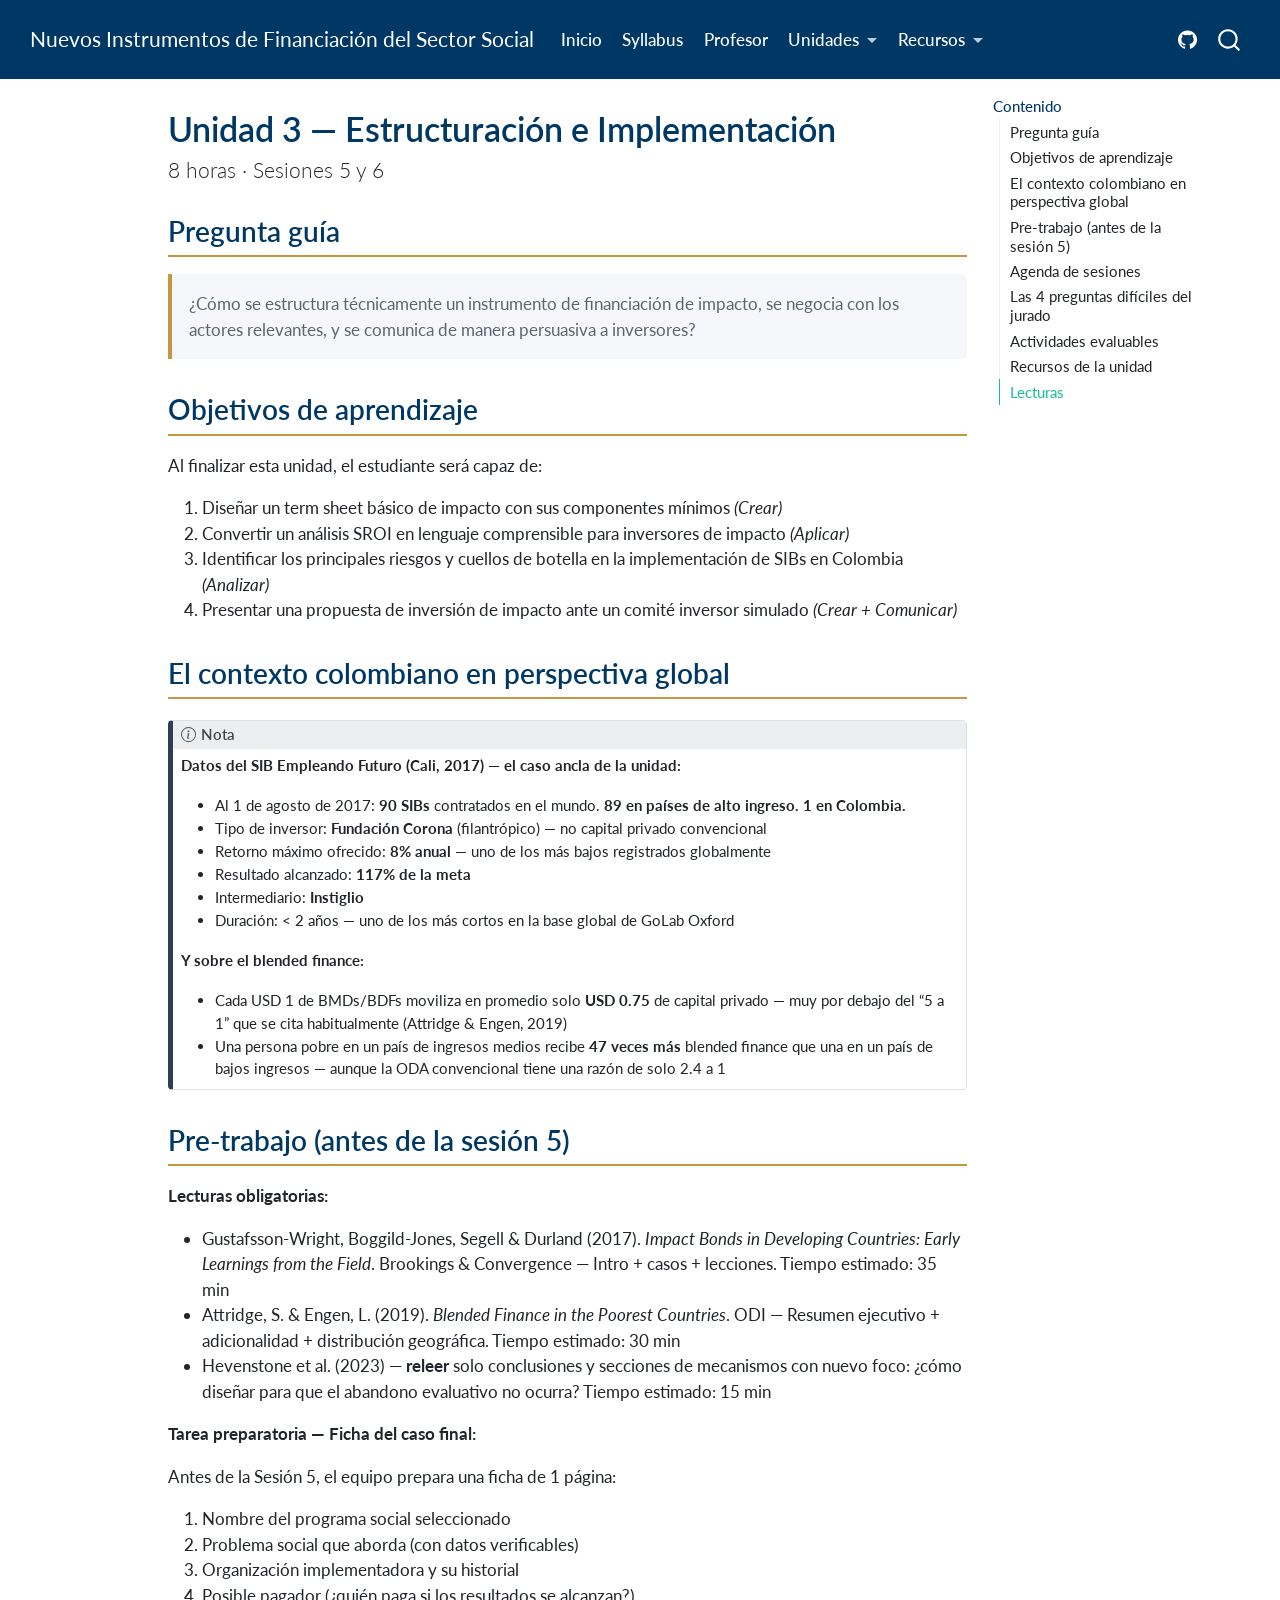
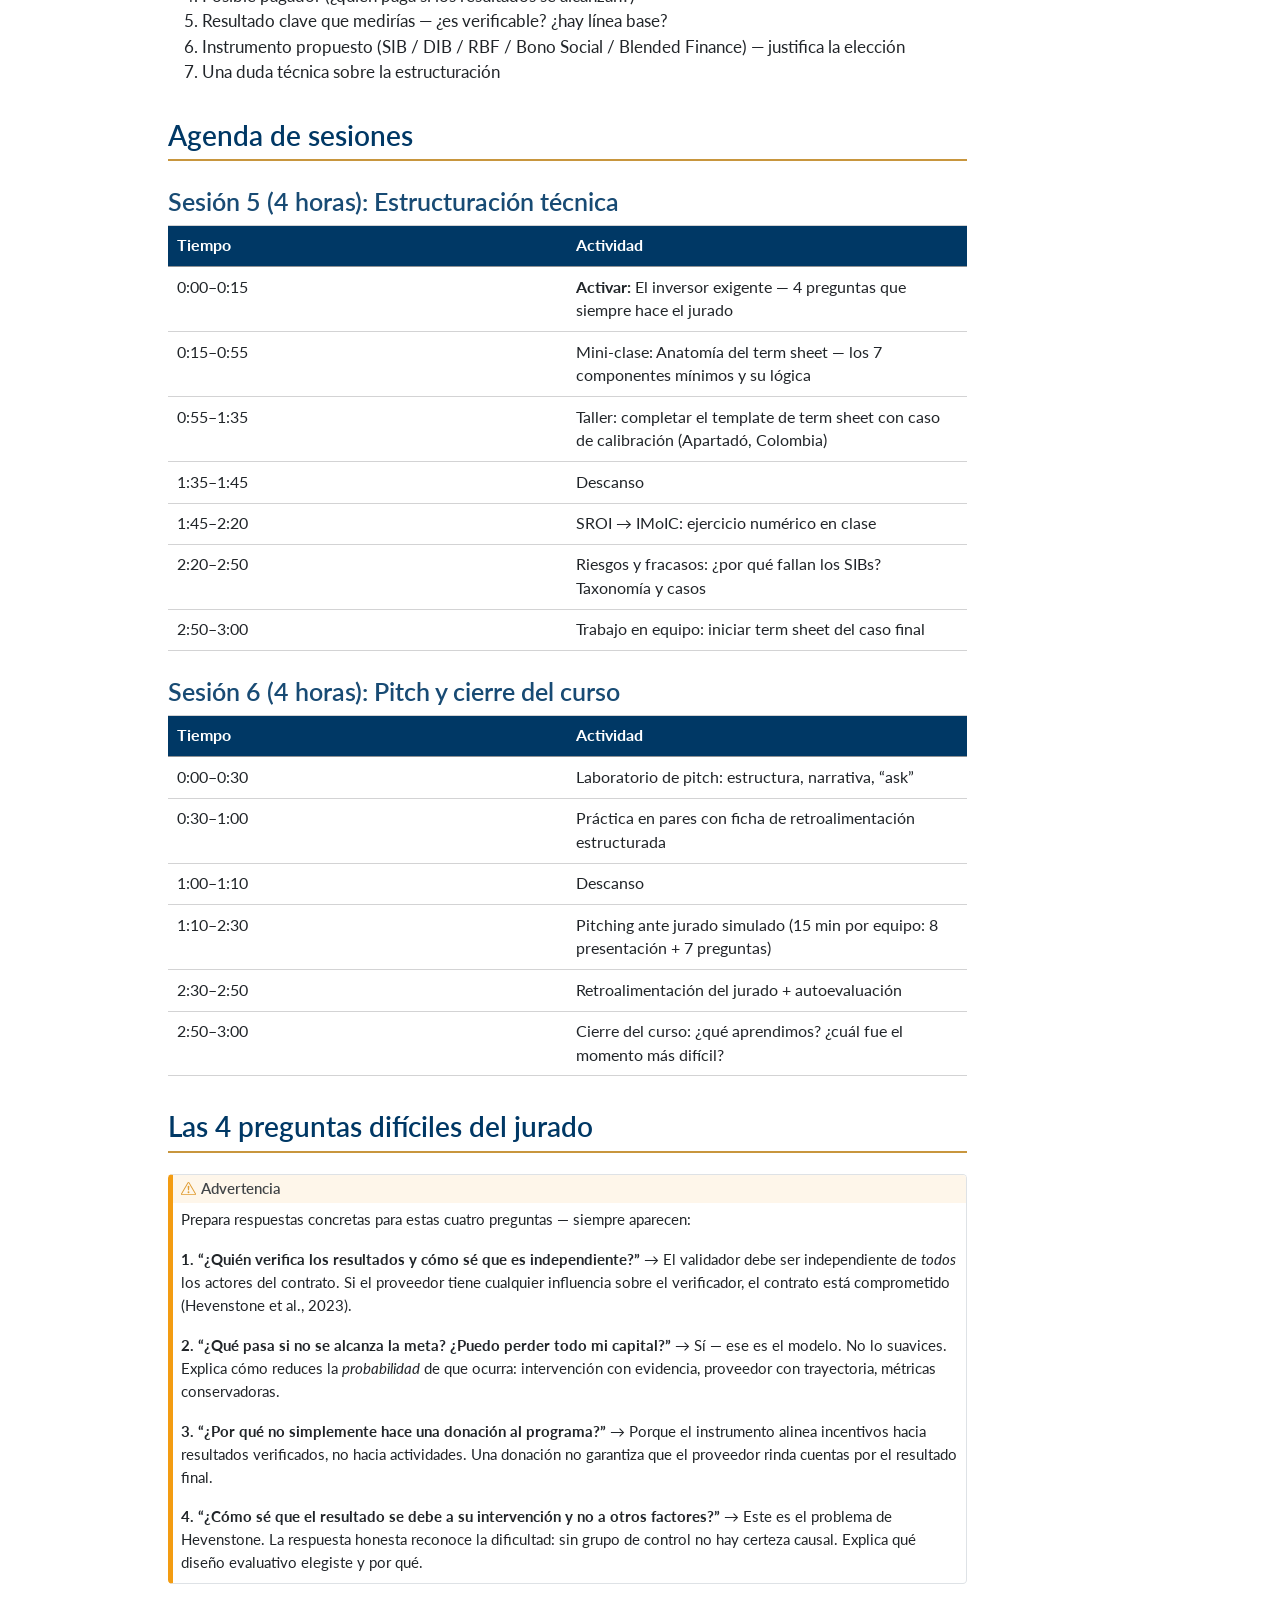
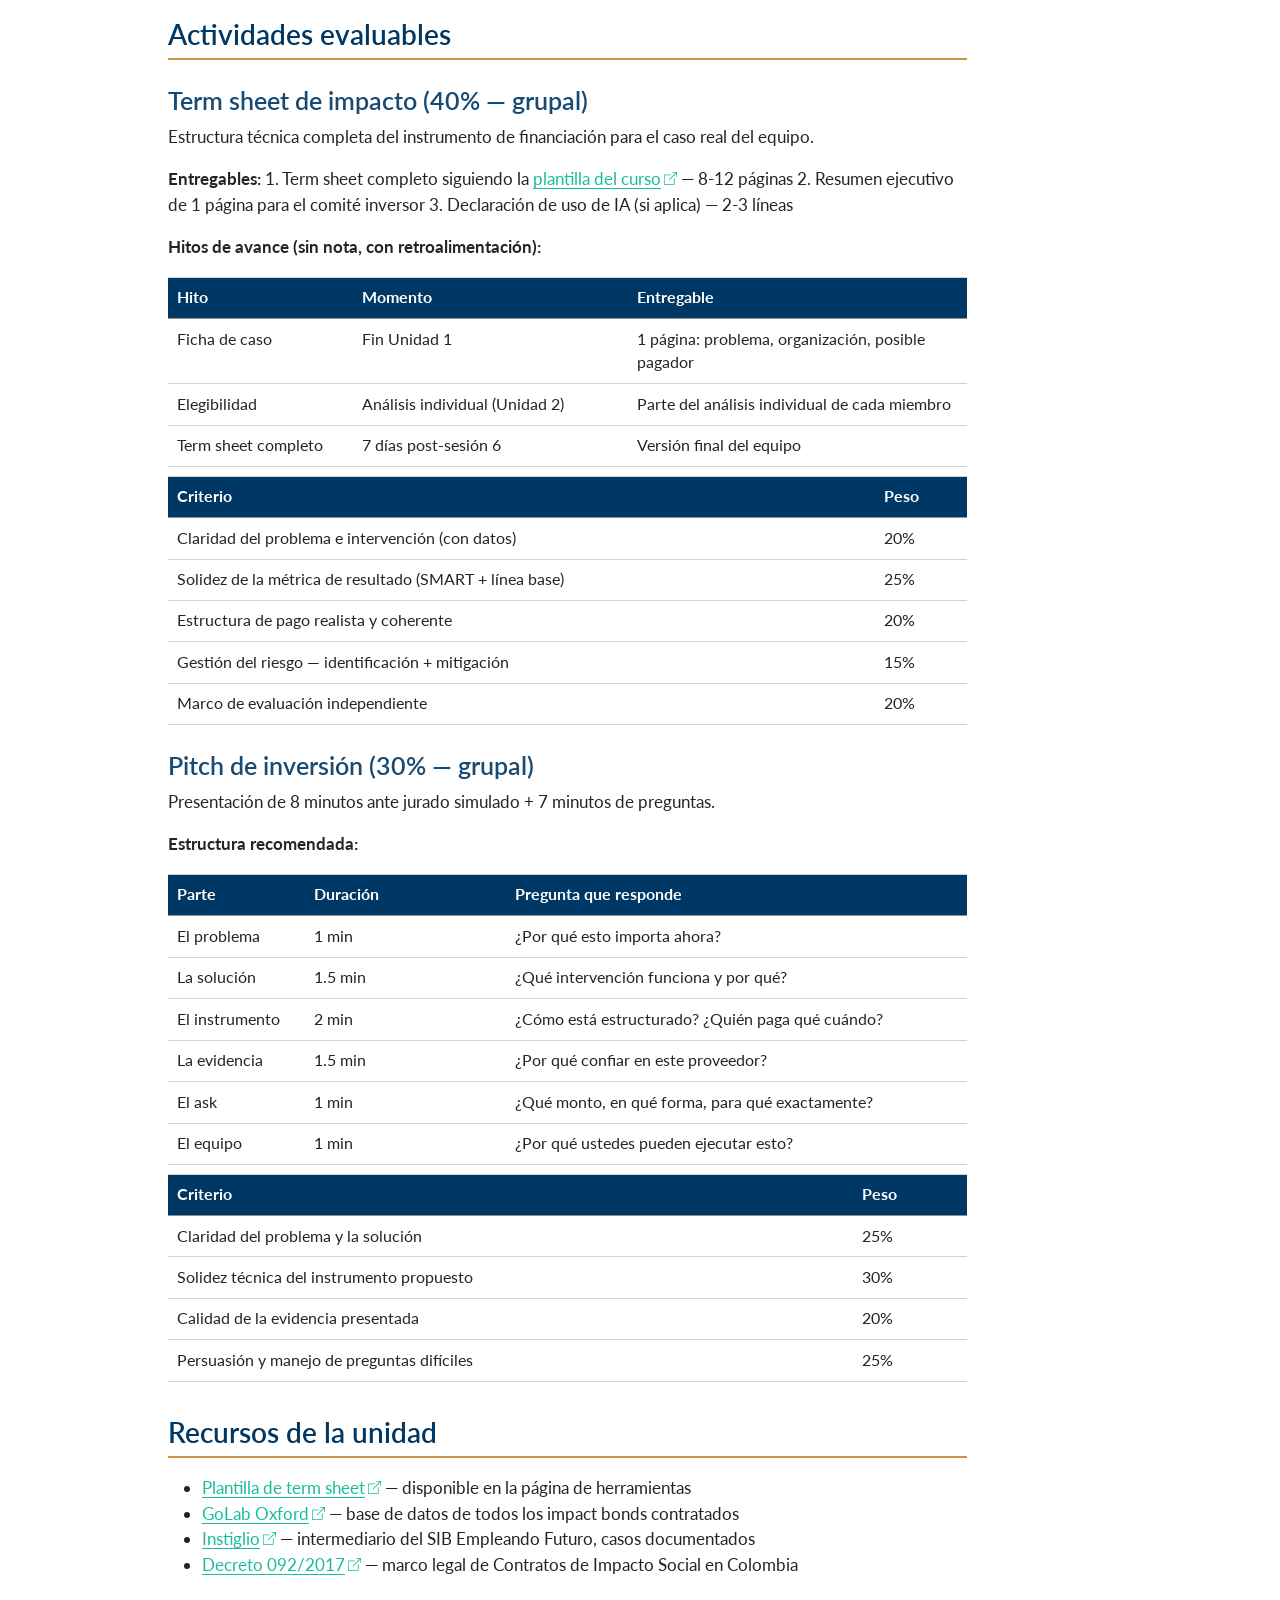
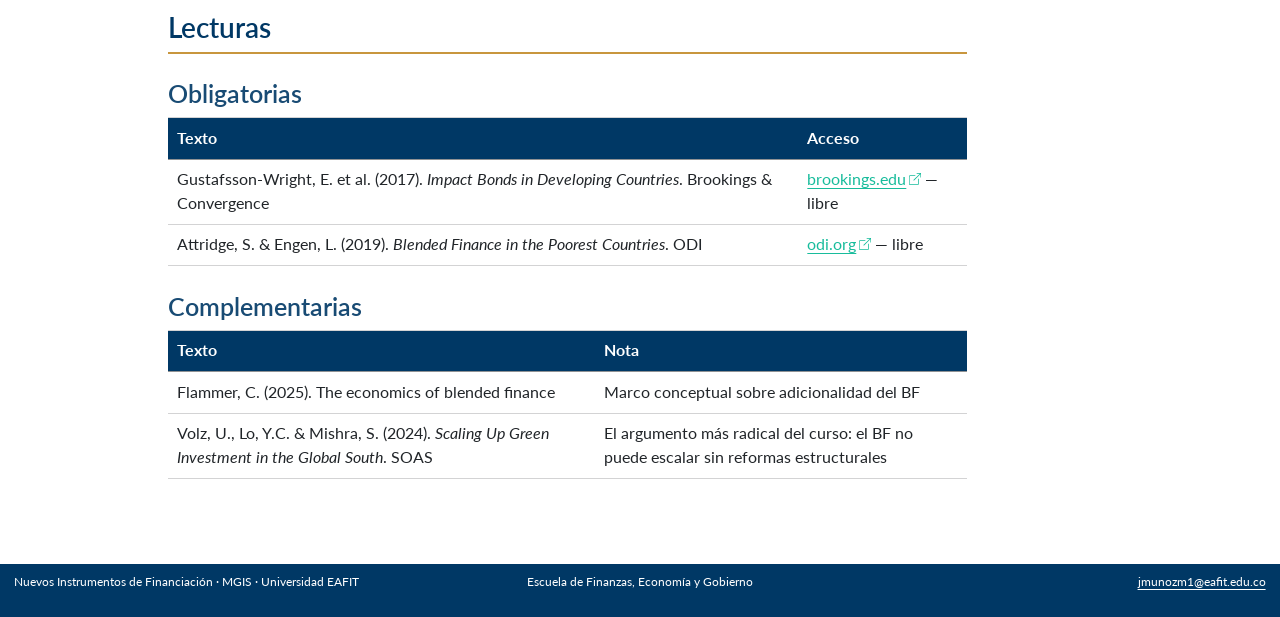
<file: unidades/unidad-03.html>
<!DOCTYPE html>
<html xmlns="http://www.w3.org/1999/xhtml" lang="es" xml:lang="es"><head>

<meta charset="utf-8">
<meta name="generator" content="quarto-1.9.36">

<meta name="viewport" content="width=device-width, initial-scale=1.0, user-scalable=yes">


<title>Unidad 3 — Estructuración e Implementación – Nuevos Instrumentos de Financiación del Sector Social</title>
<style>
/* Default styles provided by pandoc.
** See https://pandoc.org/MANUAL.html#variables-for-html for config info.
*/
code{white-space: pre-wrap;}
span.smallcaps{font-variant: small-caps;}
div.columns{display: flex; gap: min(4vw, 1.5em);}
div.column{flex: auto; overflow-x: auto;}
div.hanging-indent{margin-left: 1.5em; text-indent: -1.5em;}
ul.task-list{list-style: none;}
ul.task-list li input[type="checkbox"] {
  width: 0.8em;
  margin: 0 0.8em 0.2em -1em; /* quarto-specific, see https://github.com/quarto-dev/quarto-cli/issues/4556 */ 
  vertical-align: middle;
}
</style>


<script src="../site_libs/quarto-nav/quarto-nav.js"></script>
<script src="../site_libs/quarto-nav/headroom.min.js"></script>
<script src="../site_libs/clipboard/clipboard.min.js"></script>
<script src="../site_libs/quarto-search/autocomplete.umd.js"></script>
<script src="../site_libs/quarto-search/fuse.min.js"></script>
<script src="../site_libs/quarto-search/quarto-search.js"></script>
<meta name="quarto:offset" content="../">
<script src="../site_libs/quarto-html/quarto.js" type="module"></script>
<script src="../site_libs/quarto-html/tabsets/tabsets.js" type="module"></script>
<script src="../site_libs/quarto-html/popper.min.js"></script>
<script src="../site_libs/quarto-html/tippy.umd.min.js"></script>
<script src="../site_libs/quarto-html/anchor.min.js"></script>
<link href="../site_libs/quarto-html/tippy.css" rel="stylesheet">
<link href="../site_libs/quarto-html/quarto-syntax-highlighting-845c23b38eaddc0f92fda52bfe77a8c8.css" rel="stylesheet" id="quarto-text-highlighting-styles">
<script src="../site_libs/bootstrap/bootstrap.min.js"></script>
<link href="../site_libs/bootstrap/bootstrap-icons.css" rel="stylesheet">
<link href="../site_libs/bootstrap/bootstrap-b32126786ec2fd5a7749e2e1ab9ae7ad.min.css" rel="stylesheet" append-hash="true" id="quarto-bootstrap" data-mode="light">
<script id="quarto-search-options" type="application/json">{
  "location": "navbar",
  "copy-button": false,
  "collapse-after": 3,
  "panel-placement": "end",
  "type": "overlay",
  "limit": 50,
  "keyboard-shortcut": [
    "f",
    "/",
    "s"
  ],
  "show-item-context": false,
  "language": {
    "search-no-results-text": "No se han encontrado resultados",
    "search-matching-documents-text": "documentos encontrados",
    "search-copy-link-title": "Copiar el enlace en la búsqueda",
    "search-hide-matches-text": "Ocultar resultados adicionales",
    "search-more-match-text": "resultado adicional en este documento",
    "search-more-matches-text": "resultados adicionales en este documento",
    "search-clear-button-title": "Borrar",
    "search-text-placeholder": "",
    "search-detached-cancel-button-title": "Cancelar",
    "search-submit-button-title": "Enviar",
    "search-label": "Buscar"
  }
}</script>


<link rel="stylesheet" href="../recursos/styles.css">
<meta property="og:title" content="Unidad 3 — Estructuración e Implementación – Nuevos Instrumentos de Financiación del Sector Social">
<meta property="og:description" content="8 horas · Sesiones 5 y 6">
<meta property="og:site_name" content="Nuevos Instrumentos de Financiación del Sector Social">
</head>

<body class="nav-fixed quarto-light">

<div id="quarto-search-results"></div>
  <header id="quarto-header" class="headroom fixed-top">
    <nav class="navbar navbar-expand-lg " data-bs-theme="dark">
      <div class="navbar-container container-fluid">
      <div class="navbar-brand-container mx-auto">
    <a class="navbar-brand" href="../index.html">
    <span class="navbar-title">Nuevos Instrumentos de Financiación del Sector Social</span>
    </a>
  </div>
            <div id="quarto-search" class="" title="Buscar"></div>
          <button class="navbar-toggler" type="button" data-bs-toggle="collapse" data-bs-target="#navbarCollapse" aria-controls="navbarCollapse" role="menu" aria-expanded="false" aria-label="Navegación de palanca" onclick="if (window.quartoToggleHeadroom) { window.quartoToggleHeadroom(); }">
  <span class="navbar-toggler-icon"></span>
</button>
          <div class="collapse navbar-collapse" id="navbarCollapse">
            <ul class="navbar-nav navbar-nav-scroll me-auto">
  <li class="nav-item">
    <a class="nav-link" href="../index.html"> 
<span class="menu-text">Inicio</span></a>
  </li>  
  <li class="nav-item">
    <a class="nav-link" href="../syllabus.html"> 
<span class="menu-text">Syllabus</span></a>
  </li>  
  <li class="nav-item">
    <a class="nav-link" href="../sobre.html"> 
<span class="menu-text">Profesor</span></a>
  </li>  
  <li class="nav-item dropdown ">
    <a class="nav-link dropdown-toggle" href="#" id="nav-menu-unidades" role="link" data-bs-toggle="dropdown" aria-expanded="false">
 <span class="menu-text">Unidades</span>
    </a>
    <ul class="dropdown-menu" aria-labelledby="nav-menu-unidades">    
        <li>
    <a class="dropdown-item" href="../unidades/unidad-01.html">
 <span class="dropdown-text">Unidad 1 — Ecosistema</span></a>
  </li>  
        <li>
    <a class="dropdown-item" href="../unidades/unidad-02.html">
 <span class="dropdown-text">Unidad 2 — Instrumentos</span></a>
  </li>  
        <li>
    <a class="dropdown-item" href="../unidades/unidad-03.html">
 <span class="dropdown-text">Unidad 3 — Estructuración</span></a>
  </li>  
    </ul>
  </li>
  <li class="nav-item dropdown ">
    <a class="nav-link dropdown-toggle" href="#" id="nav-menu-recursos" role="link" data-bs-toggle="dropdown" aria-expanded="false">
 <span class="menu-text">Recursos</span>
    </a>
    <ul class="dropdown-menu" aria-labelledby="nav-menu-recursos">    
        <li>
    <a class="dropdown-item" href="../recursos/bibliografia.html">
 <span class="dropdown-text">Bibliografía</span></a>
  </li>  
        <li>
    <a class="dropdown-item" href="../recursos/glosario.html">
 <span class="dropdown-text">Glosario</span></a>
  </li>  
        <li>
    <a class="dropdown-item" href="../recursos/herramientas.html">
 <span class="dropdown-text">Herramientas</span></a>
  </li>  
    </ul>
  </li>
</ul>
            <ul class="navbar-nav navbar-nav-scroll ms-auto">
  <li class="nav-item compact">
    <a class="nav-link" href="https://github.com/jcmunoz-mora"> <i class="bi bi-github" role="img" aria-label="GitHub">
</i> 
<span class="menu-text"></span></a>
  </li>  
</ul>
          </div> <!-- /navcollapse -->
            <div class="quarto-navbar-tools">
</div>
      </div> <!-- /container-fluid -->
    </nav>
</header>
<!-- content -->
<div id="quarto-content" class="quarto-container page-columns page-rows-contents page-layout-article page-navbar">
<!-- sidebar -->
<!-- margin-sidebar -->
    <div id="quarto-margin-sidebar" class="sidebar margin-sidebar">
        <nav id="TOC" role="doc-toc" class="toc-active">
    <h2 id="toc-title">Contenido</h2>
   
  <ul class="collapse">
  <li><a href="#pregunta-guía" id="toc-pregunta-guía" class="nav-link active" data-scroll-target="#pregunta-guía">Pregunta guía</a></li>
  <li><a href="#objetivos-de-aprendizaje" id="toc-objetivos-de-aprendizaje" class="nav-link" data-scroll-target="#objetivos-de-aprendizaje">Objetivos de aprendizaje</a></li>
  <li><a href="#el-contexto-colombiano-en-perspectiva-global" id="toc-el-contexto-colombiano-en-perspectiva-global" class="nav-link" data-scroll-target="#el-contexto-colombiano-en-perspectiva-global">El contexto colombiano en perspectiva global</a></li>
  <li><a href="#pre-trabajo-antes-de-la-sesión-5" id="toc-pre-trabajo-antes-de-la-sesión-5" class="nav-link" data-scroll-target="#pre-trabajo-antes-de-la-sesión-5">Pre-trabajo (antes de la sesión 5)</a></li>
  <li><a href="#agenda-de-sesiones" id="toc-agenda-de-sesiones" class="nav-link" data-scroll-target="#agenda-de-sesiones">Agenda de sesiones</a></li>
  <li><a href="#las-4-preguntas-difíciles-del-jurado" id="toc-las-4-preguntas-difíciles-del-jurado" class="nav-link" data-scroll-target="#las-4-preguntas-difíciles-del-jurado">Las 4 preguntas difíciles del jurado</a></li>
  <li><a href="#actividades-evaluables" id="toc-actividades-evaluables" class="nav-link" data-scroll-target="#actividades-evaluables">Actividades evaluables</a></li>
  <li><a href="#recursos-de-la-unidad" id="toc-recursos-de-la-unidad" class="nav-link" data-scroll-target="#recursos-de-la-unidad">Recursos de la unidad</a></li>
  <li><a href="#lecturas" id="toc-lecturas" class="nav-link" data-scroll-target="#lecturas">Lecturas</a></li>
  </ul>
</nav>
    </div>
<!-- main -->
<main class="content" id="quarto-document-content">

<header id="title-block-header" class="quarto-title-block default">
<div class="quarto-title">
<h1 class="title">Unidad 3 — Estructuración e Implementación</h1>
<p class="subtitle lead">8 horas · Sesiones 5 y 6</p>
</div>



<div class="quarto-title-meta">

    
  
    
  </div>
  


</header>


<section id="pregunta-guía" class="level2">
<h2 class="anchored" data-anchor-id="pregunta-guía">Pregunta guía</h2>
<blockquote class="blockquote">
<p>¿Cómo se estructura técnicamente un instrumento de financiación de impacto, se negocia con los actores relevantes, y se comunica de manera persuasiva a inversores?</p>
</blockquote>
</section>
<section id="objetivos-de-aprendizaje" class="level2">
<h2 class="anchored" data-anchor-id="objetivos-de-aprendizaje">Objetivos de aprendizaje</h2>
<p>Al finalizar esta unidad, el estudiante será capaz de:</p>
<ol type="1">
<li>Diseñar un term sheet básico de impacto con sus componentes mínimos <em>(Crear)</em></li>
<li>Convertir un análisis SROI en lenguaje comprensible para inversores de impacto <em>(Aplicar)</em></li>
<li>Identificar los principales riesgos y cuellos de botella en la implementación de SIBs en Colombia <em>(Analizar)</em></li>
<li>Presentar una propuesta de inversión de impacto ante un comité inversor simulado <em>(Crear + Comunicar)</em></li>
</ol>
</section>
<section id="el-contexto-colombiano-en-perspectiva-global" class="level2">
<h2 class="anchored" data-anchor-id="el-contexto-colombiano-en-perspectiva-global">El contexto colombiano en perspectiva global</h2>
<div class="callout callout-style-default callout-note callout-titled">
<div class="callout-header d-flex align-content-center">
<div class="callout-icon-container">
<i class="callout-icon"></i>
</div>
<div class="callout-title-container flex-fill">
Nota
</div>
</div>
<div class="callout-body-container callout-body">
<p><strong>Datos del SIB Empleando Futuro (Cali, 2017) — el caso ancla de la unidad:</strong></p>
<ul>
<li>Al 1 de agosto de 2017: <strong>90 SIBs</strong> contratados en el mundo. <strong>89 en países de alto ingreso. 1 en Colombia.</strong></li>
<li>Tipo de inversor: <strong>Fundación Corona</strong> (filantrópico) — no capital privado convencional</li>
<li>Retorno máximo ofrecido: <strong>8% anual</strong> — uno de los más bajos registrados globalmente</li>
<li>Resultado alcanzado: <strong>117% de la meta</strong></li>
<li>Intermediario: <strong>Instiglio</strong></li>
<li>Duración: &lt; 2 años — uno de los más cortos en la base global de GoLab Oxford</li>
</ul>
<p><strong>Y sobre el blended finance:</strong></p>
<ul>
<li>Cada USD 1 de BMDs/BDFs moviliza en promedio solo <strong>USD 0.75</strong> de capital privado — muy por debajo del “5 a 1” que se cita habitualmente (Attridge &amp; Engen, 2019)</li>
<li>Una persona pobre en un país de ingresos medios recibe <strong>47 veces más</strong> blended finance que una en un país de bajos ingresos — aunque la ODA convencional tiene una razón de solo 2.4 a 1</li>
</ul>
</div>
</div>
</section>
<section id="pre-trabajo-antes-de-la-sesión-5" class="level2">
<h2 class="anchored" data-anchor-id="pre-trabajo-antes-de-la-sesión-5">Pre-trabajo (antes de la sesión 5)</h2>
<p><strong>Lecturas obligatorias:</strong></p>
<ul>
<li>Gustafsson-Wright, Boggild-Jones, Segell &amp; Durland (2017). <em>Impact Bonds in Developing Countries: Early Learnings from the Field</em>. Brookings &amp; Convergence — Intro + casos + lecciones. Tiempo estimado: 35 min</li>
<li>Attridge, S. &amp; Engen, L. (2019). <em>Blended Finance in the Poorest Countries</em>. ODI — Resumen ejecutivo + adicionalidad + distribución geográfica. Tiempo estimado: 30 min</li>
<li>Hevenstone et al.&nbsp;(2023) — <strong>releer</strong> solo conclusiones y secciones de mecanismos con nuevo foco: ¿cómo diseñar para que el abandono evaluativo no ocurra? Tiempo estimado: 15 min</li>
</ul>
<p><strong>Tarea preparatoria — Ficha del caso final:</strong></p>
<p>Antes de la Sesión 5, el equipo prepara una ficha de 1 página:</p>
<ol type="1">
<li>Nombre del programa social seleccionado</li>
<li>Problema social que aborda (con datos verificables)</li>
<li>Organización implementadora y su historial</li>
<li>Posible pagador (¿quién paga si los resultados se alcanzan?)</li>
<li>Resultado clave que medirías — ¿es verificable? ¿hay línea base?</li>
<li>Instrumento propuesto (SIB / DIB / RBF / Bono Social / Blended Finance) — justifica la elección</li>
<li>Una duda técnica sobre la estructuración</li>
</ol>
</section>
<section id="agenda-de-sesiones" class="level2">
<h2 class="anchored" data-anchor-id="agenda-de-sesiones">Agenda de sesiones</h2>
<section id="sesión-5-4-horas-estructuración-técnica" class="level3">
<h3 class="anchored" data-anchor-id="sesión-5-4-horas-estructuración-técnica">Sesión 5 (4 horas): Estructuración técnica</h3>
<table class="caption-top table">
<colgroup>
<col style="width: 50%">
<col style="width: 50%">
</colgroup>
<thead>
<tr class="header">
<th>Tiempo</th>
<th>Actividad</th>
</tr>
</thead>
<tbody>
<tr class="odd">
<td>0:00–0:15</td>
<td><strong>Activar:</strong> El inversor exigente — 4 preguntas que siempre hace el jurado</td>
</tr>
<tr class="even">
<td>0:15–0:55</td>
<td>Mini-clase: Anatomía del term sheet — los 7 componentes mínimos y su lógica</td>
</tr>
<tr class="odd">
<td>0:55–1:35</td>
<td>Taller: completar el template de term sheet con caso de calibración (Apartadó, Colombia)</td>
</tr>
<tr class="even">
<td>1:35–1:45</td>
<td>Descanso</td>
</tr>
<tr class="odd">
<td>1:45–2:20</td>
<td>SROI → IMoIC: ejercicio numérico en clase</td>
</tr>
<tr class="even">
<td>2:20–2:50</td>
<td>Riesgos y fracasos: ¿por qué fallan los SIBs? Taxonomía y casos</td>
</tr>
<tr class="odd">
<td>2:50–3:00</td>
<td>Trabajo en equipo: iniciar term sheet del caso final</td>
</tr>
</tbody>
</table>
</section>
<section id="sesión-6-4-horas-pitch-y-cierre-del-curso" class="level3">
<h3 class="anchored" data-anchor-id="sesión-6-4-horas-pitch-y-cierre-del-curso">Sesión 6 (4 horas): Pitch y cierre del curso</h3>
<table class="caption-top table">
<colgroup>
<col style="width: 50%">
<col style="width: 50%">
</colgroup>
<thead>
<tr class="header">
<th>Tiempo</th>
<th>Actividad</th>
</tr>
</thead>
<tbody>
<tr class="odd">
<td>0:00–0:30</td>
<td>Laboratorio de pitch: estructura, narrativa, “ask”</td>
</tr>
<tr class="even">
<td>0:30–1:00</td>
<td>Práctica en pares con ficha de retroalimentación estructurada</td>
</tr>
<tr class="odd">
<td>1:00–1:10</td>
<td>Descanso</td>
</tr>
<tr class="even">
<td>1:10–2:30</td>
<td>Pitching ante jurado simulado (15 min por equipo: 8 presentación + 7 preguntas)</td>
</tr>
<tr class="odd">
<td>2:30–2:50</td>
<td>Retroalimentación del jurado + autoevaluación</td>
</tr>
<tr class="even">
<td>2:50–3:00</td>
<td>Cierre del curso: ¿qué aprendimos? ¿cuál fue el momento más difícil?</td>
</tr>
</tbody>
</table>
</section>
</section>
<section id="las-4-preguntas-difíciles-del-jurado" class="level2">
<h2 class="anchored" data-anchor-id="las-4-preguntas-difíciles-del-jurado">Las 4 preguntas difíciles del jurado</h2>
<div class="callout callout-style-default callout-warning callout-titled">
<div class="callout-header d-flex align-content-center">
<div class="callout-icon-container">
<i class="callout-icon"></i>
</div>
<div class="callout-title-container flex-fill">
Advertencia
</div>
</div>
<div class="callout-body-container callout-body">
<p>Prepara respuestas concretas para estas cuatro preguntas — siempre aparecen:</p>
<p><strong>1. “¿Quién verifica los resultados y cómo sé que es independiente?”</strong> → El validador debe ser independiente de <em>todos</em> los actores del contrato. Si el proveedor tiene cualquier influencia sobre el verificador, el contrato está comprometido (Hevenstone et al., 2023).</p>
<p><strong>2. “¿Qué pasa si no se alcanza la meta? ¿Puedo perder todo mi capital?”</strong> → Sí — ese es el modelo. No lo suavices. Explica cómo reduces la <em>probabilidad</em> de que ocurra: intervención con evidencia, proveedor con trayectoria, métricas conservadoras.</p>
<p><strong>3. “¿Por qué no simplemente hace una donación al programa?”</strong> → Porque el instrumento alinea incentivos hacia resultados verificados, no hacia actividades. Una donación no garantiza que el proveedor rinda cuentas por el resultado final.</p>
<p><strong>4. “¿Cómo sé que el resultado se debe a su intervención y no a otros factores?”</strong> → Este es el problema de Hevenstone. La respuesta honesta reconoce la dificultad: sin grupo de control no hay certeza causal. Explica qué diseño evaluativo elegiste y por qué.</p>
</div>
</div>
</section>
<section id="actividades-evaluables" class="level2">
<h2 class="anchored" data-anchor-id="actividades-evaluables">Actividades evaluables</h2>
<section id="term-sheet-de-impacto-40-grupal" class="level3">
<h3 class="anchored" data-anchor-id="term-sheet-de-impacto-40-grupal">Term sheet de impacto (40% — grupal)</h3>
<p>Estructura técnica completa del instrumento de financiación para el caso real del equipo.</p>
<p><strong>Entregables:</strong> 1. Term sheet completo siguiendo la <a href="../recursos/herramientas.html">plantilla del curso</a> — 8-12 páginas 2. Resumen ejecutivo de 1 página para el comité inversor 3. Declaración de uso de IA (si aplica) — 2-3 líneas</p>
<p><strong>Hitos de avance (sin nota, con retroalimentación):</strong></p>
<table class="caption-top table">
<colgroup>
<col style="width: 23%">
<col style="width: 34%">
<col style="width: 42%">
</colgroup>
<thead>
<tr class="header">
<th>Hito</th>
<th>Momento</th>
<th>Entregable</th>
</tr>
</thead>
<tbody>
<tr class="odd">
<td>Ficha de caso</td>
<td>Fin Unidad 1</td>
<td>1 página: problema, organización, posible pagador</td>
</tr>
<tr class="even">
<td>Elegibilidad</td>
<td>Análisis individual (Unidad 2)</td>
<td>Parte del análisis individual de cada miembro</td>
</tr>
<tr class="odd">
<td>Term sheet completo</td>
<td>7 días post-sesión 6</td>
<td>Versión final del equipo</td>
</tr>
</tbody>
</table>
<table class="caption-top table">
<thead>
<tr class="header">
<th>Criterio</th>
<th>Peso</th>
</tr>
</thead>
<tbody>
<tr class="odd">
<td>Claridad del problema e intervención (con datos)</td>
<td>20%</td>
</tr>
<tr class="even">
<td>Solidez de la métrica de resultado (SMART + línea base)</td>
<td>25%</td>
</tr>
<tr class="odd">
<td>Estructura de pago realista y coherente</td>
<td>20%</td>
</tr>
<tr class="even">
<td>Gestión del riesgo — identificación + mitigación</td>
<td>15%</td>
</tr>
<tr class="odd">
<td>Marco de evaluación independiente</td>
<td>20%</td>
</tr>
</tbody>
</table>
</section>
<section id="pitch-de-inversión-30-grupal" class="level3">
<h3 class="anchored" data-anchor-id="pitch-de-inversión-30-grupal">Pitch de inversión (30% — grupal)</h3>
<p>Presentación de 8 minutos ante jurado simulado + 7 minutos de preguntas.</p>
<p><strong>Estructura recomendada:</strong></p>
<table class="caption-top table">
<colgroup>
<col style="width: 17%">
<col style="width: 25%">
<col style="width: 57%">
</colgroup>
<thead>
<tr class="header">
<th>Parte</th>
<th>Duración</th>
<th>Pregunta que responde</th>
</tr>
</thead>
<tbody>
<tr class="odd">
<td>El problema</td>
<td>1 min</td>
<td>¿Por qué esto importa ahora?</td>
</tr>
<tr class="even">
<td>La solución</td>
<td>1.5 min</td>
<td>¿Qué intervención funciona y por qué?</td>
</tr>
<tr class="odd">
<td>El instrumento</td>
<td>2 min</td>
<td>¿Cómo está estructurado? ¿Quién paga qué cuándo?</td>
</tr>
<tr class="even">
<td>La evidencia</td>
<td>1.5 min</td>
<td>¿Por qué confiar en este proveedor?</td>
</tr>
<tr class="odd">
<td>El ask</td>
<td>1 min</td>
<td>¿Qué monto, en qué forma, para qué exactamente?</td>
</tr>
<tr class="even">
<td>El equipo</td>
<td>1 min</td>
<td>¿Por qué ustedes pueden ejecutar esto?</td>
</tr>
</tbody>
</table>
<table class="caption-top table">
<thead>
<tr class="header">
<th>Criterio</th>
<th>Peso</th>
</tr>
</thead>
<tbody>
<tr class="odd">
<td>Claridad del problema y la solución</td>
<td>25%</td>
</tr>
<tr class="even">
<td>Solidez técnica del instrumento propuesto</td>
<td>30%</td>
</tr>
<tr class="odd">
<td>Calidad de la evidencia presentada</td>
<td>20%</td>
</tr>
<tr class="even">
<td>Persuasión y manejo de preguntas difíciles</td>
<td>25%</td>
</tr>
</tbody>
</table>
</section>
</section>
<section id="recursos-de-la-unidad" class="level2">
<h2 class="anchored" data-anchor-id="recursos-de-la-unidad">Recursos de la unidad</h2>
<ul>
<li><a href="../recursos/herramientas.html">Plantilla de term sheet</a> — disponible en la página de herramientas</li>
<li><a href="https://golab.bsg.ox.ac.uk">GoLab Oxford</a> — base de datos de todos los impact bonds contratados</li>
<li><a href="https://www.instiglio.org">Instiglio</a> — intermediario del SIB Empleando Futuro, casos documentados</li>
<li><a href="https://www.minhacienda.gov.co">Decreto 092/2017</a> — marco legal de Contratos de Impacto Social en Colombia</li>
</ul>
</section>
<section id="lecturas" class="level2">
<h2 class="anchored" data-anchor-id="lecturas">Lecturas</h2>
<section id="obligatorias" class="level3">
<h3 class="anchored" data-anchor-id="obligatorias">Obligatorias</h3>
<table class="caption-top table">
<thead>
<tr class="header">
<th>Texto</th>
<th>Acceso</th>
</tr>
</thead>
<tbody>
<tr class="odd">
<td>Gustafsson-Wright, E. et al.&nbsp;(2017). <em>Impact Bonds in Developing Countries</em>. Brookings &amp; Convergence</td>
<td><a href="https://www.brookings.edu">brookings.edu</a> — libre</td>
</tr>
<tr class="even">
<td>Attridge, S. &amp; Engen, L. (2019). <em>Blended Finance in the Poorest Countries</em>. ODI</td>
<td><a href="https://odi.org">odi.org</a> — libre</td>
</tr>
</tbody>
</table>
</section>
<section id="complementarias" class="level3">
<h3 class="anchored" data-anchor-id="complementarias">Complementarias</h3>
<table class="caption-top table">
<colgroup>
<col style="width: 53%">
<col style="width: 46%">
</colgroup>
<thead>
<tr class="header">
<th>Texto</th>
<th>Nota</th>
</tr>
</thead>
<tbody>
<tr class="odd">
<td>Flammer, C. (2025). The economics of blended finance</td>
<td>Marco conceptual sobre adicionalidad del BF</td>
</tr>
<tr class="even">
<td>Volz, U., Lo, Y.C. &amp; Mishra, S. (2024). <em>Scaling Up Green Investment in the Global South</em>. SOAS</td>
<td>El argumento más radical del curso: el BF no puede escalar sin reformas estructurales</td>
</tr>
</tbody>
</table>


</section>
</section>

</main> <!-- /main -->
<script id="quarto-html-after-body" type="application/javascript">
  window.document.addEventListener("DOMContentLoaded", function (event) {
    const icon = "";
    const anchorJS = new window.AnchorJS();
    anchorJS.options = {
      placement: 'right',
      icon: icon
    };
    anchorJS.add('.anchored');
    const isCodeAnnotation = (el) => {
      for (const clz of el.classList) {
        if (clz.startsWith('code-annotation-')) {                     
          return true;
        }
      }
      return false;
    }
    const onCopySuccess = function(e) {
      // button target
      const button = e.trigger;
      // don't keep focus
      button.blur();
      // flash "checked"
      button.classList.add('code-copy-button-checked');
      var currentTitle = button.getAttribute("title");
      button.setAttribute("title", "Copiado");
      let tooltip;
      if (window.bootstrap) {
        button.setAttribute("data-bs-toggle", "tooltip");
        button.setAttribute("data-bs-placement", "left");
        button.setAttribute("data-bs-title", "Copiado");
        tooltip = new bootstrap.Tooltip(button, 
          { trigger: "manual", 
            customClass: "code-copy-button-tooltip",
            offset: [0, -8]});
        tooltip.show();    
      }
      setTimeout(function() {
        if (tooltip) {
          tooltip.hide();
          button.removeAttribute("data-bs-title");
          button.removeAttribute("data-bs-toggle");
          button.removeAttribute("data-bs-placement");
        }
        button.setAttribute("title", currentTitle);
        button.classList.remove('code-copy-button-checked');
      }, 1000);
      // clear code selection
      e.clearSelection();
    }
    const getTextToCopy = function(trigger) {
      const outerScaffold = trigger.parentElement.cloneNode(true);
      const codeEl = outerScaffold.querySelector('code');
      for (const childEl of codeEl.children) {
        if (isCodeAnnotation(childEl)) {
          childEl.remove();
        }
      }
      return codeEl.innerText;
    }
    const clipboard = new window.ClipboardJS('.code-copy-button:not([data-in-quarto-modal])', {
      text: getTextToCopy
    });
    clipboard.on('success', onCopySuccess);
    if (window.document.getElementById('quarto-embedded-source-code-modal')) {
      const clipboardModal = new window.ClipboardJS('.code-copy-button[data-in-quarto-modal]', {
        text: getTextToCopy,
        container: window.document.getElementById('quarto-embedded-source-code-modal')
      });
      clipboardModal.on('success', onCopySuccess);
    }
      var localhostRegex = new RegExp(/^(?:http|https):\/\/localhost\:?[0-9]*\//);
      var mailtoRegex = new RegExp(/^mailto:/);
        var filterRegex = new RegExp("https:\/\/jcmunozmora\.github\.io\/mgis-instrumentos-financiacion\/");
      var isInternal = (href) => {
          return filterRegex.test(href) || localhostRegex.test(href) || mailtoRegex.test(href);
      }
      // Inspect non-navigation links and adorn them if external
     var links = window.document.querySelectorAll('a[href]:not(.nav-link):not(.navbar-brand):not(.toc-action):not(.sidebar-link):not(.sidebar-item-toggle):not(.pagination-link):not(.no-external):not([aria-hidden]):not(.dropdown-item):not(.quarto-navigation-tool):not(.about-link)');
      for (var i=0; i<links.length; i++) {
        const link = links[i];
        if (!isInternal(link.href)) {
          // undo the damage that might have been done by quarto-nav.js in the case of
          // links that we want to consider external
          if (link.dataset.originalHref !== undefined) {
            link.href = link.dataset.originalHref;
          }
            // target, if specified
            link.setAttribute("target", "_blank");
            if (link.getAttribute("rel") === null) {
              link.setAttribute("rel", "noopener");
            }
            // default icon
            link.classList.add("external");
        }
      }
    function tippyHover(el, contentFn, onTriggerFn, onUntriggerFn) {
      const config = {
        allowHTML: true,
        maxWidth: 500,
        delay: 100,
        arrow: false,
        appendTo: function(el) {
            return el.parentElement;
        },
        interactive: true,
        interactiveBorder: 10,
        theme: 'quarto',
        placement: 'bottom-start',
      };
      if (contentFn) {
        config.content = contentFn;
      }
      if (onTriggerFn) {
        config.onTrigger = onTriggerFn;
      }
      if (onUntriggerFn) {
        config.onUntrigger = onUntriggerFn;
      }
      window.tippy(el, config); 
    }
    const noterefs = window.document.querySelectorAll('a[role="doc-noteref"]');
    for (var i=0; i<noterefs.length; i++) {
      const ref = noterefs[i];
      tippyHover(ref, function() {
        // use id or data attribute instead here
        let href = ref.getAttribute('data-footnote-href') || ref.getAttribute('href');
        try { href = new URL(href).hash; } catch {}
        const id = href.replace(/^#\/?/, "");
        const note = window.document.getElementById(id);
        if (note) {
          return note.innerHTML;
        } else {
          return "";
        }
      });
    }
    const xrefs = window.document.querySelectorAll('a.quarto-xref');
    const processXRef = (id, note) => {
      // Strip column container classes
      const stripColumnClz = (el) => {
        el.classList.remove("page-full", "page-columns");
        if (el.children) {
          for (const child of el.children) {
            stripColumnClz(child);
          }
        }
      }
      stripColumnClz(note)
      if (id === null || id.startsWith('sec-')) {
        // Special case sections, only their first couple elements
        const container = document.createElement("div");
        if (note.children && note.children.length > 2) {
          container.appendChild(note.children[0].cloneNode(true));
          for (let i = 1; i < note.children.length; i++) {
            const child = note.children[i];
            if (child.tagName === "P" && child.innerText === "") {
              continue;
            } else {
              container.appendChild(child.cloneNode(true));
              break;
            }
          }
          if (window.Quarto?.typesetMath) {
            window.Quarto.typesetMath(container);
          }
          return container.innerHTML
        } else {
          if (window.Quarto?.typesetMath) {
            window.Quarto.typesetMath(note);
          }
          return note.innerHTML;
        }
      } else {
        // Remove any anchor links if they are present
        const anchorLink = note.querySelector('a.anchorjs-link');
        if (anchorLink) {
          anchorLink.remove();
        }
        if (window.Quarto?.typesetMath) {
          window.Quarto.typesetMath(note);
        }
        if (note.classList.contains("callout")) {
          return note.outerHTML;
        } else {
          return note.innerHTML;
        }
      }
    }
    for (var i=0; i<xrefs.length; i++) {
      const xref = xrefs[i];
      tippyHover(xref, undefined, function(instance) {
        instance.disable();
        let url = xref.getAttribute('href');
        let hash = undefined; 
        if (url.startsWith('#')) {
          hash = url;
        } else {
          try { hash = new URL(url).hash; } catch {}
        }
        if (hash) {
          const id = hash.replace(/^#\/?/, "");
          const note = window.document.getElementById(id);
          if (note !== null) {
            try {
              const html = processXRef(id, note.cloneNode(true));
              instance.setContent(html);
            } finally {
              instance.enable();
              instance.show();
            }
          } else {
            // See if we can fetch this
            fetch(url.split('#')[0])
            .then(res => res.text())
            .then(html => {
              const parser = new DOMParser();
              const htmlDoc = parser.parseFromString(html, "text/html");
              const note = htmlDoc.getElementById(id);
              if (note !== null) {
                const html = processXRef(id, note);
                instance.setContent(html);
              } 
            }).finally(() => {
              instance.enable();
              instance.show();
            });
          }
        } else {
          // See if we can fetch a full url (with no hash to target)
          // This is a special case and we should probably do some content thinning / targeting
          fetch(url)
          .then(res => res.text())
          .then(html => {
            const parser = new DOMParser();
            const htmlDoc = parser.parseFromString(html, "text/html");
            const note = htmlDoc.querySelector('main.content');
            if (note !== null) {
              // This should only happen for chapter cross references
              // (since there is no id in the URL)
              // remove the first header
              if (note.children.length > 0 && note.children[0].tagName === "HEADER") {
                note.children[0].remove();
              }
              const html = processXRef(null, note);
              instance.setContent(html);
            } 
          }).finally(() => {
            instance.enable();
            instance.show();
          });
        }
      }, function(instance) {
      });
    }
        let selectedAnnoteEl;
        const selectorForAnnotation = ( cell, annotation) => {
          let cellAttr = 'data-code-cell="' + cell + '"';
          let lineAttr = 'data-code-annotation="' +  annotation + '"';
          const selector = 'span[' + cellAttr + '][' + lineAttr + ']';
          return selector;
        }
        const selectCodeLines = (annoteEl) => {
          const doc = window.document;
          const targetCell = annoteEl.getAttribute("data-target-cell");
          const targetAnnotation = annoteEl.getAttribute("data-target-annotation");
          const annoteSpan = window.document.querySelector(selectorForAnnotation(targetCell, targetAnnotation));
          const lines = annoteSpan.getAttribute("data-code-lines").split(",");
          const lineIds = lines.map((line) => {
            return targetCell + "-" + line;
          })
          let top = null;
          let height = null;
          let parent = null;
          if (lineIds.length > 0) {
              //compute the position of the single el (top and bottom and make a div)
              const el = window.document.getElementById(lineIds[0]);
              top = el.offsetTop;
              height = el.offsetHeight;
              parent = el.parentElement.parentElement;
            if (lineIds.length > 1) {
              const lastEl = window.document.getElementById(lineIds[lineIds.length - 1]);
              const bottom = lastEl.offsetTop + lastEl.offsetHeight;
              height = bottom - top;
            }
            if (top !== null && height !== null && parent !== null) {
              // cook up a div (if necessary) and position it 
              let div = window.document.getElementById("code-annotation-line-highlight");
              if (div === null) {
                div = window.document.createElement("div");
                div.setAttribute("id", "code-annotation-line-highlight");
                div.style.position = 'absolute';
                parent.appendChild(div);
              }
              div.style.top = top - 2 + "px";
              div.style.height = height + 4 + "px";
              div.style.left = 0;
              let gutterDiv = window.document.getElementById("code-annotation-line-highlight-gutter");
              if (gutterDiv === null) {
                gutterDiv = window.document.createElement("div");
                gutterDiv.setAttribute("id", "code-annotation-line-highlight-gutter");
                gutterDiv.style.position = 'absolute';
                const codeCell = window.document.getElementById(targetCell);
                const gutter = codeCell.querySelector('.code-annotation-gutter');
                gutter.appendChild(gutterDiv);
              }
              gutterDiv.style.top = top - 2 + "px";
              gutterDiv.style.height = height + 4 + "px";
            }
            selectedAnnoteEl = annoteEl;
          }
        };
        const unselectCodeLines = () => {
          const elementsIds = ["code-annotation-line-highlight", "code-annotation-line-highlight-gutter"];
          elementsIds.forEach((elId) => {
            const div = window.document.getElementById(elId);
            if (div) {
              div.remove();
            }
          });
          selectedAnnoteEl = undefined;
        };
          // Handle positioning of the toggle
      window.addEventListener(
        "resize",
        throttle(() => {
          elRect = undefined;
          if (selectedAnnoteEl) {
            selectCodeLines(selectedAnnoteEl);
          }
        }, 10)
      );
      function throttle(fn, ms) {
      let throttle = false;
      let timer;
        return (...args) => {
          if(!throttle) { // first call gets through
              fn.apply(this, args);
              throttle = true;
          } else { // all the others get throttled
              if(timer) clearTimeout(timer); // cancel #2
              timer = setTimeout(() => {
                fn.apply(this, args);
                timer = throttle = false;
              }, ms);
          }
        };
      }
        // Attach click handler to the DT
        const annoteDls = window.document.querySelectorAll('dt[data-target-cell]');
        for (const annoteDlNode of annoteDls) {
          annoteDlNode.addEventListener('click', (event) => {
            const clickedEl = event.target;
            if (clickedEl !== selectedAnnoteEl) {
              unselectCodeLines();
              const activeEl = window.document.querySelector('dt[data-target-cell].code-annotation-active');
              if (activeEl) {
                activeEl.classList.remove('code-annotation-active');
              }
              selectCodeLines(clickedEl);
              clickedEl.classList.add('code-annotation-active');
            } else {
              // Unselect the line
              unselectCodeLines();
              clickedEl.classList.remove('code-annotation-active');
            }
          });
        }
    const findCites = (el) => {
      const parentEl = el.parentElement;
      if (parentEl) {
        const cites = parentEl.dataset.cites;
        if (cites) {
          return {
            el,
            cites: cites.split(' ')
          };
        } else {
          return findCites(el.parentElement)
        }
      } else {
        return undefined;
      }
    };
    var bibliorefs = window.document.querySelectorAll('a[role="doc-biblioref"]');
    for (var i=0; i<bibliorefs.length; i++) {
      const ref = bibliorefs[i];
      const citeInfo = findCites(ref);
      if (citeInfo) {
        tippyHover(citeInfo.el, function() {
          var popup = window.document.createElement('div');
          citeInfo.cites.forEach(function(cite) {
            var citeDiv = window.document.createElement('div');
            citeDiv.classList.add('hanging-indent');
            citeDiv.classList.add('csl-entry');
            var biblioDiv = window.document.getElementById('ref-' + cite);
            if (biblioDiv) {
              citeDiv.innerHTML = biblioDiv.innerHTML;
            }
            popup.appendChild(citeDiv);
          });
          return popup.innerHTML;
        });
      }
    }
  });
  </script>
</div> <!-- /content -->
<footer class="footer">
  <div class="nav-footer">
    <div class="nav-footer-left">
<p>Nuevos Instrumentos de Financiación · MGIS · Universidad EAFIT</p>
</div>   
    <div class="nav-footer-center">
<p>Escuela de Finanzas, Economía y Gobierno</p>
</div>
    <div class="nav-footer-right">
<p><a href="mailto:jmunozm1@eafit.edu.co">jmunozm1@eafit.edu.co</a></p>
</div>
  </div>
</footer>




</body></html>
</file>
<file: site_libs/quarto-html/tippy.css>
.tippy-box[data-animation=fade][data-state=hidden]{opacity:0}[data-tippy-root]{max-width:calc(100vw - 10px)}.tippy-box{position:relative;background-color:#333;color:#fff;border-radius:4px;font-size:14px;line-height:1.4;white-space:normal;outline:0;transition-property:transform,visibility,opacity}.tippy-box[data-placement^=top]>.tippy-arrow{bottom:0}.tippy-box[data-placement^=top]>.tippy-arrow:before{bottom:-7px;left:0;border-width:8px 8px 0;border-top-color:initial;transform-origin:center top}.tippy-box[data-placement^=bottom]>.tippy-arrow{top:0}.tippy-box[data-placement^=bottom]>.tippy-arrow:before{top:-7px;left:0;border-width:0 8px 8px;border-bottom-color:initial;transform-origin:center bottom}.tippy-box[data-placement^=left]>.tippy-arrow{right:0}.tippy-box[data-placement^=left]>.tippy-arrow:before{border-width:8px 0 8px 8px;border-left-color:initial;right:-7px;transform-origin:center left}.tippy-box[data-placement^=right]>.tippy-arrow{left:0}.tippy-box[data-placement^=right]>.tippy-arrow:before{left:-7px;border-width:8px 8px 8px 0;border-right-color:initial;transform-origin:center right}.tippy-box[data-inertia][data-state=visible]{transition-timing-function:cubic-bezier(.54,1.5,.38,1.11)}.tippy-arrow{width:16px;height:16px;color:#333}.tippy-arrow:before{content:"";position:absolute;border-color:transparent;border-style:solid}.tippy-content{position:relative;padding:5px 9px;z-index:1}
</file>
<file: site_libs/quarto-html/quarto-syntax-highlighting-845c23b38eaddc0f92fda52bfe77a8c8.css>
/* quarto syntax highlight colors */
:root {
  --quarto-hl-ot-color: #003B4F;
  --quarto-hl-at-color: #657422;
  --quarto-hl-ss-color: #20794D;
  --quarto-hl-an-color: #5E5E5E;
  --quarto-hl-fu-color: #4758AB;
  --quarto-hl-st-color: #20794D;
  --quarto-hl-cf-color: #003B4F;
  --quarto-hl-op-color: #5E5E5E;
  --quarto-hl-er-color: #AD0000;
  --quarto-hl-bn-color: #AD0000;
  --quarto-hl-al-color: #AD0000;
  --quarto-hl-va-color: #111111;
  --quarto-hl-bu-color: inherit;
  --quarto-hl-ex-color: inherit;
  --quarto-hl-pp-color: #AD0000;
  --quarto-hl-in-color: #5E5E5E;
  --quarto-hl-vs-color: #20794D;
  --quarto-hl-wa-color: #5E5E5E;
  --quarto-hl-do-color: #5E5E5E;
  --quarto-hl-im-color: #00769E;
  --quarto-hl-ch-color: #20794D;
  --quarto-hl-dt-color: #AD0000;
  --quarto-hl-fl-color: #AD0000;
  --quarto-hl-co-color: #5E5E5E;
  --quarto-hl-cv-color: #5E5E5E;
  --quarto-hl-cn-color: #8f5902;
  --quarto-hl-sc-color: #5E5E5E;
  --quarto-hl-dv-color: #AD0000;
  --quarto-hl-kw-color: #003B4F;
}

/* other quarto variables */
:root {
  --quarto-font-monospace: SFMono-Regular, Menlo, Monaco, Consolas, "Liberation Mono", "Courier New", monospace;
}

/* syntax highlight based on Pandoc's rules */
pre > code.sourceCode > span {
  color: #003B4F;
}

code.sourceCode > span {
  color: #003B4F;
}

div.sourceCode,
div.sourceCode pre.sourceCode {
  color: #003B4F;
}

/* Normal */
code span {
  color: #003B4F;
}

/* Alert */
code span.al {
  color: #AD0000;
  font-style: inherit;
}

/* Annotation */
code span.an {
  color: #5E5E5E;
  font-style: inherit;
}

/* Attribute */
code span.at {
  color: #657422;
  font-style: inherit;
}

/* BaseN */
code span.bn {
  color: #AD0000;
  font-style: inherit;
}

/* BuiltIn */
code span.bu {
  font-style: inherit;
}

/* ControlFlow */
code span.cf {
  color: #003B4F;
  font-weight: bold;
  font-style: inherit;
}

/* Char */
code span.ch {
  color: #20794D;
  font-style: inherit;
}

/* Constant */
code span.cn {
  color: #8f5902;
  font-style: inherit;
}

/* Comment */
code span.co {
  color: #5E5E5E;
  font-style: inherit;
}

/* CommentVar */
code span.cv {
  color: #5E5E5E;
  font-style: italic;
}

/* Documentation */
code span.do {
  color: #5E5E5E;
  font-style: italic;
}

/* DataType */
code span.dt {
  color: #AD0000;
  font-style: inherit;
}

/* DecVal */
code span.dv {
  color: #AD0000;
  font-style: inherit;
}

/* Error */
code span.er {
  color: #AD0000;
  font-style: inherit;
}

/* Extension */
code span.ex {
  font-style: inherit;
}

/* Float */
code span.fl {
  color: #AD0000;
  font-style: inherit;
}

/* Function */
code span.fu {
  color: #4758AB;
  font-style: inherit;
}

/* Import */
code span.im {
  color: #00769E;
  font-style: inherit;
}

/* Information */
code span.in {
  color: #5E5E5E;
  font-style: inherit;
}

/* Keyword */
code span.kw {
  color: #003B4F;
  font-weight: bold;
  font-style: inherit;
}

/* Operator */
code span.op {
  color: #5E5E5E;
  font-style: inherit;
}

/* Other */
code span.ot {
  color: #003B4F;
  font-style: inherit;
}

/* Preprocessor */
code span.pp {
  color: #AD0000;
  font-style: inherit;
}

/* SpecialChar */
code span.sc {
  color: #5E5E5E;
  font-style: inherit;
}

/* SpecialString */
code span.ss {
  color: #20794D;
  font-style: inherit;
}

/* String */
code span.st {
  color: #20794D;
  font-style: inherit;
}

/* Variable */
code span.va {
  color: #111111;
  font-style: inherit;
}

/* VerbatimString */
code span.vs {
  color: #20794D;
  font-style: inherit;
}

/* Warning */
code span.wa {
  color: #5E5E5E;
  font-style: italic;
}

.prevent-inlining {
  content: "</";
}

/*# sourceMappingURL=ac89f0bb514bba72461919f78549e31c.css.map */
</file>
<file: recursos/styles.css>
/* ============================================================
   Estilos: Nuevos Instrumentos de Financiación del Sector Social
   MGIS — Universidad EAFIT
   Colores: #003865 (azul EAFIT) | #C8963E (dorado EAFIT)
   ============================================================ */

/* === VARIABLES === */
:root {
  --eafit-blue: #003865;
  --eafit-gold: #C8963E;
  --eafit-light: #f5f7fa;
  --text-primary: #1a1a2e;
  --text-muted: #6c757d;
}

/* === HERO SECTION === */
.hero-section {
  background: linear-gradient(135deg, var(--eafit-blue) 0%, #005a9e 100%);
  color: white;
  padding: 4rem 2rem;
  margin: -1.5rem -1.5rem 2rem -1.5rem;
  border-radius: 0 0 12px 12px;
}

.hero-content {
  max-width: 900px;
  margin: 0 auto;
  text-align: center;
}

.hero-title {
  font-size: 2.2rem;
  font-weight: 700;
  margin-bottom: 1rem;
  color: white !important;
  border: none !important;
}

.hero-subtitle {
  font-size: 1.15rem;
  opacity: 0.9;
  max-width: 700px;
  margin: 0 auto 2rem;
  line-height: 1.6;
}

.hero-stats {
  display: flex;
  justify-content: center;
  gap: 3rem;
  margin-bottom: 2rem;
}

.stat {
  display: flex;
  flex-direction: column;
  align-items: center;
}

.stat-number {
  font-size: 2.5rem;
  font-weight: 800;
  color: var(--eafit-gold);
  line-height: 1;
}

.stat-label {
  font-size: 0.85rem;
  opacity: 0.8;
  text-transform: uppercase;
  letter-spacing: 0.05em;
  margin-top: 0.25rem;
}

.hero-cta {
  display: flex;
  gap: 1rem;
  justify-content: center;
  flex-wrap: wrap;
}

.btn-primary {
  background: var(--eafit-gold);
  color: white;
  padding: 0.75rem 1.75rem;
  border-radius: 6px;
  text-decoration: none;
  font-weight: 600;
  transition: all 0.2s;
}

.btn-primary:hover {
  background: #b07d2e;
  color: white;
  text-decoration: none;
  transform: translateY(-1px);
}

.btn-secondary {
  background: transparent;
  color: white;
  padding: 0.75rem 1.75rem;
  border-radius: 6px;
  border: 2px solid rgba(255,255,255,0.7);
  text-decoration: none;
  font-weight: 600;
  transition: all 0.2s;
}

.btn-secondary:hover {
  background: rgba(255,255,255,0.15);
  color: white;
  text-decoration: none;
}

/* === GENERAL === */
h1, h2, h3 {
  color: var(--eafit-blue);
}

h2 {
  border-bottom: 2px solid var(--eafit-gold);
  padding-bottom: 0.4rem;
  margin-top: 2rem;
}

/* Callout / blockquote principal */
blockquote {
  border-left: 4px solid var(--eafit-gold);
  background: var(--eafit-light);
  padding: 1rem 1.5rem;
  border-radius: 0 6px 6px 0;
  font-style: normal;
  font-size: 1.05rem;
}

/* Tablas */
table {
  font-size: 0.92rem;
}

thead {
  background-color: var(--eafit-blue);
  color: white;
}

/* Navbar overrides */
.navbar {
  font-weight: 500;
}

/* Footer */
.nav-footer {
  font-size: 0.85rem;
}
</file>
